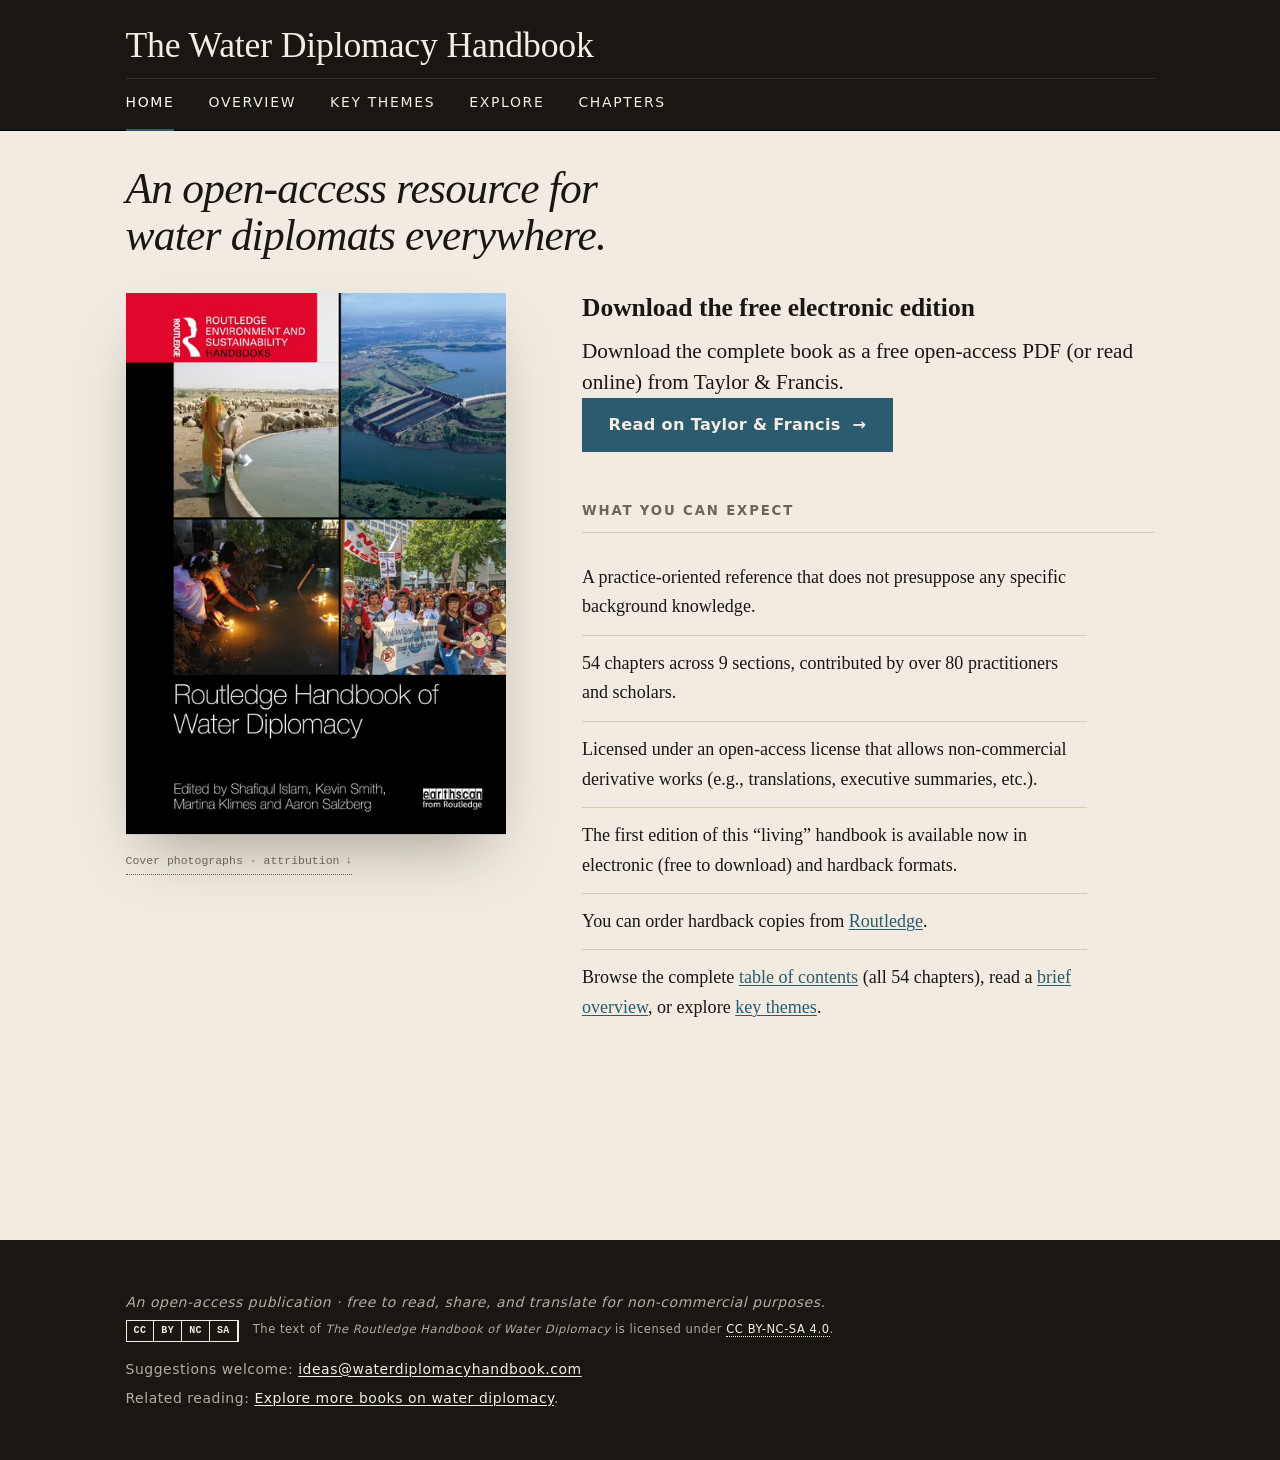
<file: index.html>
<!doctype html>
<html lang="en">
<head>
	<meta charset="utf-8">
	<meta name="viewport" content="width=device-width, initial-scale=1">
	<title>Routledge Handbook of Water Diplomacy &mdash; Open Access</title>
	<meta name="description" content="The Routledge Handbook of Water Diplomacy, free as an open-access PDF. 54 chapters by 80+ contributors, with reading pathways and per-chapter DOIs.">
	<link rel="canonical" href="https://waterdiplomacyhandbook.com/">
	<link rel="icon" href="/favicon.ico" sizes="any">
	<link rel="icon" href="/favicon.svg" type="image/svg+xml">
	<script>document.documentElement.classList.add("js");</script>
	<!-- LCP: start the cover-image fetch before the render-blocking stylesheet.
	     imagesrcset/imagesizes must stay byte-identical to the AVIF <source> in the
	     homepage <picture>, or AVIF-capable browsers will download the image twice.
	     Non-AVIF browsers skip this hint (type mismatch) and use the WebP/JPEG sources. -->
	<link rel="preload" as="image" type="image/avif" fetchpriority="high"
	      imagesrcset="assets/images/cover/cover-handbook-480.avif 480w,
	                   assets/images/cover/cover-handbook-800.avif 800w,
	                   assets/images/cover/cover-handbook-1200.avif 1200w,
	                   assets/images/cover/cover-handbook-1800.avif 1800w"
	      imagesizes="(min-width: 820px) 380px, calc(100vw - 3rem)">
	<link rel="stylesheet" href="styles.css?v=20260523-pages">

	<meta name="citation_title" content="Routledge Handbook of Water Diplomacy">
	<meta name="citation_author" content="Islam, Shafiqul">
	<meta name="citation_author" content="Smith, Kevin">
	<meta name="citation_author" content="Klimes, Martina">
	<meta name="citation_author" content="Salzberg, Aaron">
	<meta name="citation_publisher" content="Routledge">
	<meta name="citation_isbn" content="978-1-003-17843-9">
	<meta name="citation_isbn" content="978-1-032-01389-3">
	<meta name="citation_isbn" content="978-1-032-01392-3">
	<meta name="citation_publication_date" content="2026">
	<meta name="citation_book_title" content="Routledge Handbook of Water Diplomacy">
	<meta name="citation_doi" content="10.4324/9781003178439">

	<meta property="og:type" content="book">
	<meta property="og:site_name" content="The Water Diplomacy Handbook">
	<meta property="og:title" content="Routledge Handbook of Water Diplomacy — Open Access">
	<meta property="og:description" content="The Routledge Handbook of Water Diplomacy, free as an open-access PDF. 54 chapters by 80+ contributors, with reading pathways and per-chapter DOIs.">
	<meta property="og:url" content="https://waterdiplomacyhandbook.com/">
	<meta property="og:image" content="https://waterdiplomacyhandbook.com/assets/images/cover/cover-handbook-800.jpg">
	<meta property="og:image:width" content="800">
	<meta property="og:image:height" content="1138">
	<meta property="og:image:alt" content="Routledge Handbook of Water Diplomacy book cover">
	<meta property="book:isbn" content="978-1-003-17843-9">
	<meta property="book:release_date" content="2026">
	<meta name="twitter:card" content="summary_large_image">
	<meta name="twitter:title" content="Routledge Handbook of Water Diplomacy — Open Access">
	<meta name="twitter:description" content="The Routledge Handbook of Water Diplomacy, free as an open-access PDF. 54 chapters by 80+ contributors.">
	<meta name="twitter:image" content="https://waterdiplomacyhandbook.com/assets/images/cover/cover-handbook-800.jpg">
	<meta name="twitter:image:alt" content="Routledge Handbook of Water Diplomacy book cover">

	<script type="application/ld+json">
{
	"@context": "https://schema.org",
	"@type": "Book",
	"@id": "https://waterdiplomacyhandbook.com/#book",
	"name": "Routledge Handbook of Water Diplomacy",
	"alternateName": "The Water Diplomacy Handbook",
	"description": "An open-access reference for water diplomats. 54 chapters across 9 sections, by 80+ practitioners and scholars. Available free as e-book and in hardback from Routledge.",
	"url": "https://waterdiplomacyhandbook.com/",
	"image": "https://waterdiplomacyhandbook.com/assets/images/cover/cover-handbook-800.jpg",
	"isbn": [
		"978-1-032-01389-3",
		"978-1-032-01392-3",
		"978-1-003-17843-9"
	],
	"bookEdition": "First Edition",
	"datePublished": "2026",
	"copyrightYear": 2026,
	"inLanguage": "en",
	"publisher": {
		"@type": "Organization",
		"name": "Routledge",
		"parentOrganization": {
			"@type": "Organization",
			"name": "Taylor & Francis Group"
		}
	},
	"editor": [
		{ "@type": "Person", "name": "Shafiqul Islam" },
		{ "@type": "Person", "name": "Kevin Smith" },
		{ "@type": "Person", "name": "Martina Klimes" },
		{ "@type": "Person", "name": "Aaron Salzberg" }
	],
	"license": "https://creativecommons.org/licenses/by-nc-sa/4.0/deed.en",
	"sameAs": "https://www.taylorfrancis.com/books/oa-edit/10.4324/9781003178439",
	"identifier": {
		"@type": "PropertyValue",
		"propertyID": "DOI",
		"value": "10.4324/9781003178439"
	},
	"workExample": {
		"@type": "Book",
		"@id": "https://waterdiplomacyhandbook.com/chapters/",
		"bookFormat": "https://schema.org/EBook",
		"isbn": "978-1-003-17843-9"
	}
}
	</script>
</head>
<body>
	<a class="skip-link" href="#content">Skip to content</a>

	<header class="site-header">
		<div class="container">
			<p class="wordmark"><a href="./" rel="home">The Water Diplomacy Handbook</a></p>
		</div>
		<nav class="site-nav" aria-label="Primary">
			<div class="container">
				<button class="nav-toggle" type="button" aria-label="Menu" aria-expanded="false" aria-controls="nav-list">Menu</button>
				<ul class="nav-list" id="nav-list">
						<li><a href="./" aria-current="page">Home</a></li>
						<li><a href="./brief-overview/">Overview</a></li>
						<li><a href="./key-themes/">Key Themes</a></li>
						<li><a href="./explore/">Explore</a></li>
						<li><a href="./chapters/">Chapters</a></li>
					</ul>
			</div>
		</nav>
	</header>

	<main id="content">
		<div class="container">
			<h1 class="lead-heading">An open-access resource for water diplomats everywhere.</h1>

			<section class="home-grid">
				<figure>
					<picture>
						<source type="image/avif"
						        srcset="assets/images/cover/cover-handbook-480.avif 480w,
						                assets/images/cover/cover-handbook-800.avif 800w,
						                assets/images/cover/cover-handbook-1200.avif 1200w,
						                assets/images/cover/cover-handbook-1800.avif 1800w"
						        sizes="(min-width: 820px) 380px, calc(100vw - 3rem)">
						<source type="image/webp"
						        srcset="assets/images/cover/cover-handbook-480.webp 480w,
						                assets/images/cover/cover-handbook-800.webp 800w,
						                assets/images/cover/cover-handbook-1200.webp 1200w,
						                assets/images/cover/cover-handbook-1800.webp 1800w"
						        sizes="(min-width: 820px) 380px, calc(100vw - 3rem)">
						<img src="assets/images/cover/cover-handbook-1800.jpg"
						     srcset="assets/images/cover/cover-handbook-480.jpg 480w,
						             assets/images/cover/cover-handbook-800.jpg 800w,
						             assets/images/cover/cover-handbook-1200.jpg 1200w,
						             assets/images/cover/cover-handbook-1800.jpg 1800w"
						     sizes="(min-width: 820px) 380px, calc(100vw - 3rem)"
						     alt="Routledge Handbook of Water Diplomacy book cover"
						     width="1800" height="2562"
						     loading="eager"
					     fetchpriority="high">
					</picture>
					<figcaption class="cover-credits" id="cover-credits">
						<details>
							<summary>Cover photographs · attribution</summary>
							<ol>
								<li><span class="pos">Top&nbsp;left</span> &ldquo;<a href="https://commons.wikimedia.org/wiki/File:Thar_Desert,_India,_Water_well.jpg">Water well in Thar Desert, India</a>&rdquo; by Vyacheslav&nbsp;Argenberg &middot; <a href="https://creativecommons.org/licenses/by/4.0/deed.en">CC&nbsp;BY&nbsp;4.0</a></li>
								<li><span class="pos">Top&nbsp;right</span> &ldquo;<a href="https://commons.wikimedia.org/wiki/File:Itaipu_Aerea.jpg">Aerial view of Itaipu Dam</a>&rdquo; by International Hydropower Association (IHA) &middot; <a href="https://creativecommons.org/licenses/by/2.0/deed.en">CC&nbsp;BY&nbsp;2.0</a></li>
								<li><span class="pos">Bottom&nbsp;left</span> &ldquo;<a href="https://commons.wikimedia.org/wiki/File:NoDAPL-Drums-JohnDuffy.png">NoDAPL Drums</a>&rdquo; by John&nbsp;Duffy &middot; <a href="https://creativecommons.org/licenses/by/2.0/deed.en">CC&nbsp;BY&nbsp;2.0</a></li>
								<li><span class="pos">Bottom&nbsp;right</span> &ldquo;<a href="https://commons.wikimedia.org/wiki/File:Santal_Girls_Floating_Lighted_Diyas_On_Water_As_A_Traditional_Ritual_-_11th_Museum_Day_Celebration_-_Museum_Of_Santal_Culture_-_Birbhum_2024-12-08_03165.jpg">Santal Girls Floating Lighted Diyas on Water as a Traditional Ritual</a>&rdquo; by Biswarup&nbsp;Ganguly &middot; <a href="https://creativecommons.org/licenses/by/4.0/deed.en">CC&nbsp;BY&nbsp;4.0</a></li>
							</ol>
							<p class="composite-note">Composited and recoloured for the book cover.</p>
						</details>
					</figcaption>
				</figure>

				<div>
					<h2>Download the free electronic edition</h2>
					<p>
						Download the complete book as a free open-access PDF (or read online) from Taylor &amp; Francis.<br>
						<a href="https://www.taylorfrancis.com/books/oa-edit/10.4324/9781003178439/routledge-handbook-water-diplomacy-shafiqul-islam-kevin-smith-martina-klimes-aaron-salzberg">
							Read on Taylor &amp; Francis &nbsp;→
						</a>
					</p>

					<h3>What you can expect</h3>
					<ul>
						<li>A practice-oriented reference that does not presuppose any specific background knowledge.</li>
						<li>54 chapters across 9 sections, contributed by over 80 practitioners and scholars.</li>
						<li>Licensed under an open-access license that allows non-commercial derivative works (e.g., translations, executive summaries, etc.).</li>
						<li>The first edition of this &ldquo;living&rdquo; handbook is available now in electronic (free to download) and hardback formats.</li>
						<li>You can order hardback copies from <a href="https://www.routledge.com/Routledge-Handbook-of-Water-Diplomacy/Islam-Smith-Klimes-Salzberg/p/book/9781032013893">Routledge</a>.</li>
						<li>Browse the complete <a href="./chapters/">table of contents</a> (all 54 chapters), read a <a href="./brief-overview/">brief overview</a>, or explore <a href="./key-themes/">key themes</a>.</li>
					</ul>
				</div>
			</section>
		</div>
	</main>

	<footer class="site-footer">
		<div class="container">
			<p class="oa">An open-access publication · free to read, share, and translate for non-commercial purposes.</p>
			<p class="oa-meta">
				<a class="cc-badge" href="https://creativecommons.org/licenses/by-nc-sa/4.0/deed.en" rel="license">
					<span class="cc-mark" aria-hidden="true">CC</span>
					<span class="cc-mark" aria-hidden="true">BY</span>
					<span class="cc-mark" aria-hidden="true">NC</span>
					<span class="cc-mark" aria-hidden="true">SA</span>
					<span class="sr">Creative Commons Attribution-NonCommercial-ShareAlike 4.0 International</span>
				</a>
				<span class="oa-text">The text of <em>The Routledge Handbook of Water Diplomacy</em> is licensed under <a href="https://creativecommons.org/licenses/by-nc-sa/4.0/deed.en" rel="license">CC&nbsp;BY-NC-SA&nbsp;4.0</a>.</span>
			</p>
			<p class="footer-contact">Suggestions welcome: <a href="mailto:ideas@waterdiplomacyhandbook.com">ideas@waterdiplomacyhandbook.com</a></p>
			<p class="footer-related">Related reading: <a href="https://waterdiplomacybooks.com/">Explore more books on water diplomacy</a>.</p>
		</div>
	</footer>
	<script src="nav.js" defer></script>
	<!-- Cloudflare Web Analytics --><script defer src="https://static.cloudflareinsights.com/beacon.min.js" data-cf-beacon='{"token":"01be9aa19bea4b0d8bfd4ba75baf1956"}'></script><!-- End Cloudflare Web Analytics -->
</body>
</html>
</file>
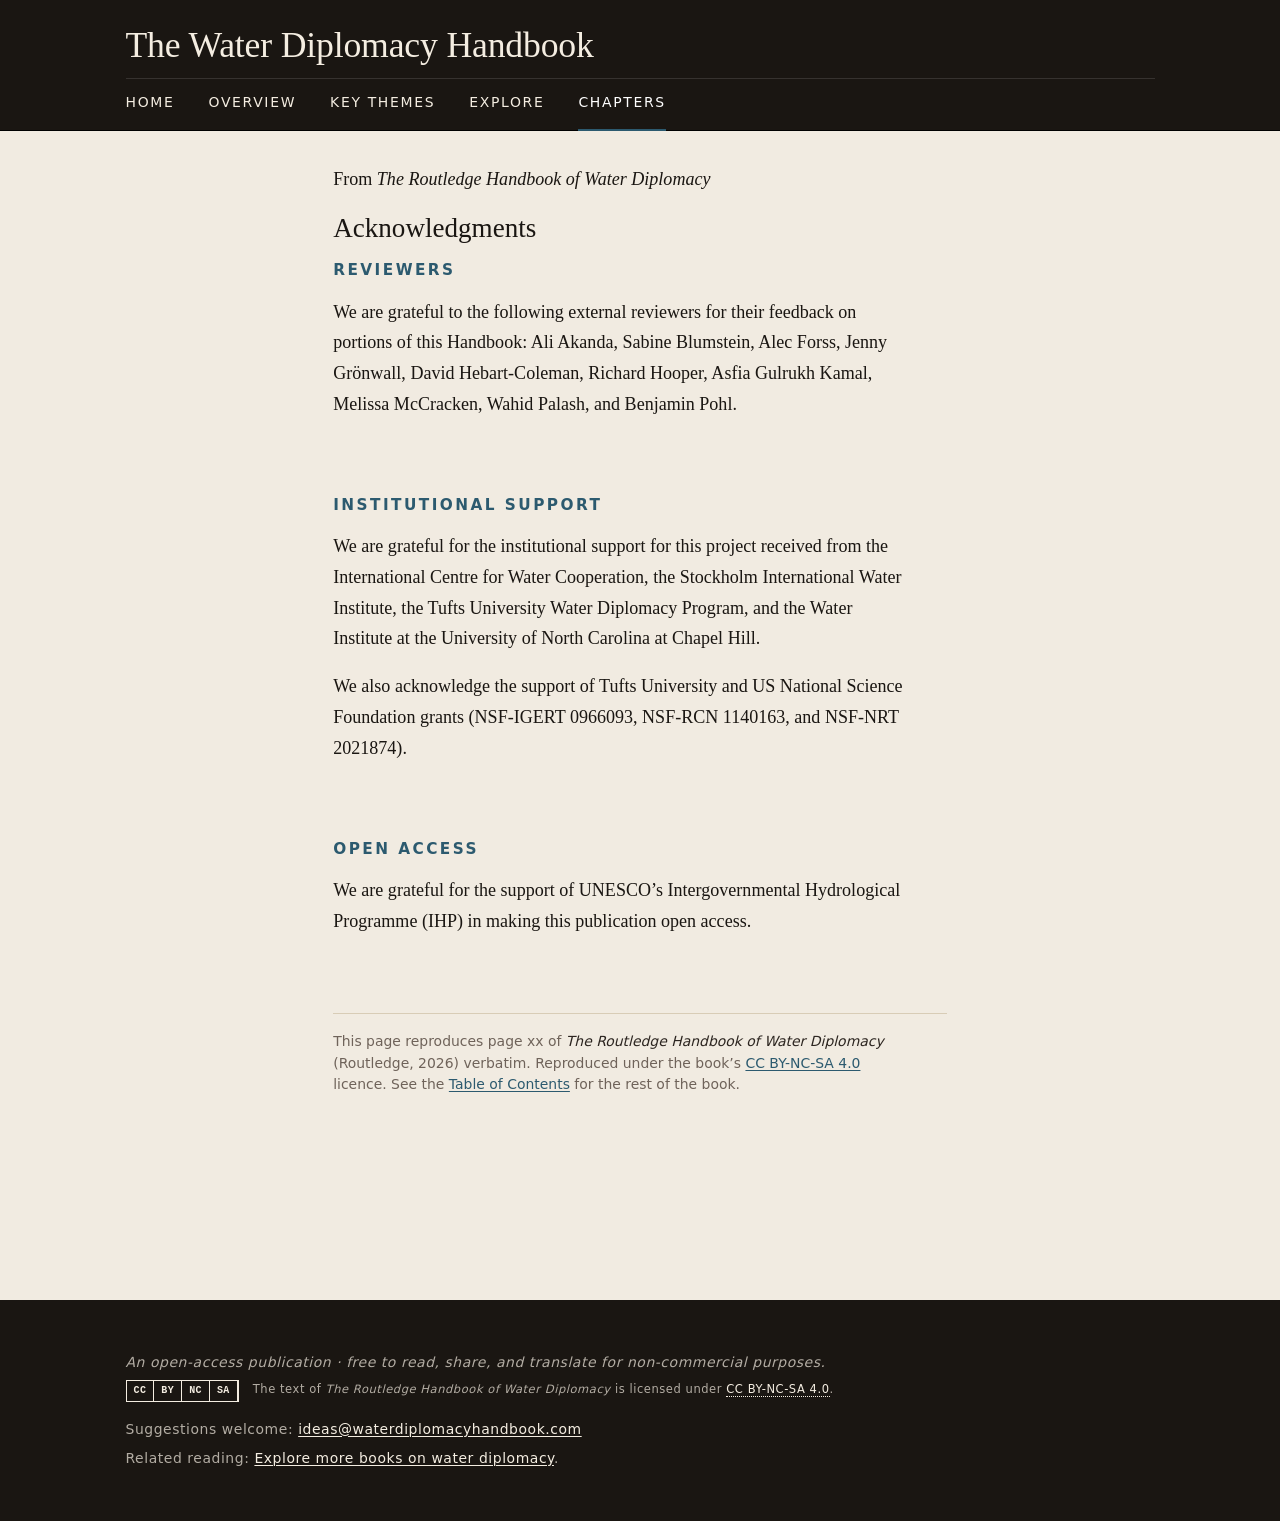
<file: acknowledgments/index.html>
<!doctype html>
<html lang="en">
<head>
	<meta charset="utf-8">
	<meta name="viewport" content="width=device-width, initial-scale=1">
	<title>Acknowledgments &ndash; The Water Diplomacy Handbook</title>
	<meta name="description" content="Acknowledgments page from The Routledge Handbook of Water Diplomacy: external reviewers, institutional support, and open-access support.">
	<link rel="canonical" href="https://waterdiplomacyhandbook.com/acknowledgments/">
	<link rel="icon" href="/favicon.ico" sizes="any">
	<link rel="icon" href="/favicon.svg" type="image/svg+xml">
	<script>document.documentElement.classList.add("js");</script>
	<link rel="stylesheet" href="../styles.css?v=20260523-pages">

	<meta property="og:type" content="article">
	<meta property="og:site_name" content="The Water Diplomacy Handbook">
	<meta property="og:title" content="Acknowledgments – The Water Diplomacy Handbook">
	<meta property="og:description" content="Acknowledgments page from The Routledge Handbook of Water Diplomacy.">
	<meta property="og:url" content="https://waterdiplomacyhandbook.com/acknowledgments/">
	<meta property="og:image" content="https://waterdiplomacyhandbook.com/assets/images/cover/cover-handbook-800.jpg">
	<meta property="og:image:alt" content="Routledge Handbook of Water Diplomacy book cover">
	<meta name="twitter:card" content="summary_large_image">
	<meta name="twitter:title" content="Acknowledgments – The Water Diplomacy Handbook">
	<meta name="twitter:description" content="Acknowledgments page from The Routledge Handbook of Water Diplomacy.">
	<meta name="twitter:image" content="https://waterdiplomacyhandbook.com/assets/images/cover/cover-handbook-800.jpg">
	<meta name="twitter:image:alt" content="Routledge Handbook of Water Diplomacy book cover">

	<script type="application/ld+json">
{
	"@context": "https://schema.org",
	"@type": "CreativeWork",
	"name": "Acknowledgments",
	"headline": "Acknowledgments to The Routledge Handbook of Water Diplomacy",
	"url": "https://waterdiplomacyhandbook.com/acknowledgments/",
	"inLanguage": "en",
	"isPartOf": {
		"@type": "Book",
		"@id": "https://waterdiplomacyhandbook.com/#book",
		"name": "Routledge Handbook of Water Diplomacy",
		"url": "https://waterdiplomacyhandbook.com/",
		"identifier": {
			"@type": "PropertyValue",
			"propertyID": "DOI",
			"value": "10.4324/9781003178439"
		}
	},
	"license": "https://creativecommons.org/licenses/by-nc-sa/4.0/deed.en"
}
	</script>
</head>
<body>
	<a class="skip-link" href="#content">Skip to content</a>

	<header class="site-header">
		<div class="container">
			<p class="wordmark"><a href="../" rel="home">The Water Diplomacy Handbook</a></p>
		</div>
		<nav class="site-nav" aria-label="Primary">
			<div class="container">
				<button class="nav-toggle" type="button" aria-label="Menu" aria-expanded="false" aria-controls="nav-list">Menu</button>
				<ul class="nav-list" id="nav-list">
						<li><a href="../">Home</a></li>
						<li><a href="../brief-overview/">Overview</a></li>
						<li><a href="../key-themes/">Key Themes</a></li>
						<li><a href="../explore/">Explore</a></li>
						<li><a href="../chapters/" aria-current="true">Chapters</a></li>
					</ul>
			</div>
		</nav>
	</header>

	<main id="content">
		<div class="container">
			<article class="overview-prose">
				<p class="eyebrow">From <em>The Routledge Handbook of Water Diplomacy</em></p>
				<h1>Acknowledgments</h1>

				<section>
					<h2>Reviewers</h2>
					<p>We are grateful to the following external reviewers for their feedback on portions of this Handbook: Ali Akanda, Sabine Blumstein, Alec Forss, Jenny Gr&ouml;nwall, David Hebart-Coleman, Richard Hooper, Asfia Gulrukh Kamal, Melissa McCracken, Wahid Palash, and Benjamin Pohl.</p>
				</section>

				<section>
					<h2>Institutional Support</h2>
					<p>We are grateful for the institutional support for this project received from the International Centre for Water Cooperation, the Stockholm International Water Institute, the Tufts University Water Diplomacy Program, and the Water Institute at the University of North Carolina at Chapel Hill.</p>
					<p>We also acknowledge the support of Tufts University and US National Science Foundation grants (NSF-IGERT 0966093, NSF-RCN 1140163, and NSF-NRT 2021874).</p>
				</section>

				<section>
					<h2>Open Access</h2>
					<p>We are grateful for the support of UNESCO&rsquo;s Intergovernmental Hydrological Programme (IHP) in making this publication open access.</p>
				</section>

				<footer class="source-note">
					<p>This page reproduces page xx of <em>The Routledge Handbook of Water Diplomacy</em> (Routledge, 2026) verbatim. Reproduced under the book&rsquo;s <a href="https://creativecommons.org/licenses/by-nc-sa/4.0/deed.en" rel="license">CC&nbsp;BY-NC-SA&nbsp;4.0</a> licence. See the <a href="../chapters/">Table of Contents</a> for the rest of the book.</p>
				</footer>
			</article>
		</div>
	</main>

	<footer class="site-footer">
		<div class="container">
			<p class="oa">An open-access publication &middot; free to read, share, and translate for non-commercial purposes.</p>
			<p class="oa-meta">
				<a class="cc-badge" href="https://creativecommons.org/licenses/by-nc-sa/4.0/deed.en" rel="license">
					<span class="cc-mark" aria-hidden="true">CC</span>
					<span class="cc-mark" aria-hidden="true">BY</span>
					<span class="cc-mark" aria-hidden="true">NC</span>
					<span class="cc-mark" aria-hidden="true">SA</span>
					<span class="sr">Creative Commons Attribution-NonCommercial-ShareAlike 4.0 International</span>
				</a>
				<span class="oa-text">The text of <em>The Routledge Handbook of Water Diplomacy</em> is licensed under <a href="https://creativecommons.org/licenses/by-nc-sa/4.0/deed.en" rel="license">CC&nbsp;BY-NC-SA&nbsp;4.0</a>.</span>
			</p>
			<p class="footer-contact">Suggestions welcome: <a href="mailto:ideas@waterdiplomacyhandbook.com">ideas@waterdiplomacyhandbook.com</a></p>
			<p class="footer-related">Related reading: <a href="https://waterdiplomacybooks.com/">Explore more books on water diplomacy</a>.</p>
		</div>
	</footer>
	<script src="../nav.js" defer></script>
	<!-- Cloudflare Web Analytics --><script defer src="https://static.cloudflareinsights.com/beacon.min.js" data-cf-beacon='{"token":"01be9aa19bea4b0d8bfd4ba75baf1956"}'></script><!-- End Cloudflare Web Analytics -->
</body>
</html>
</file>
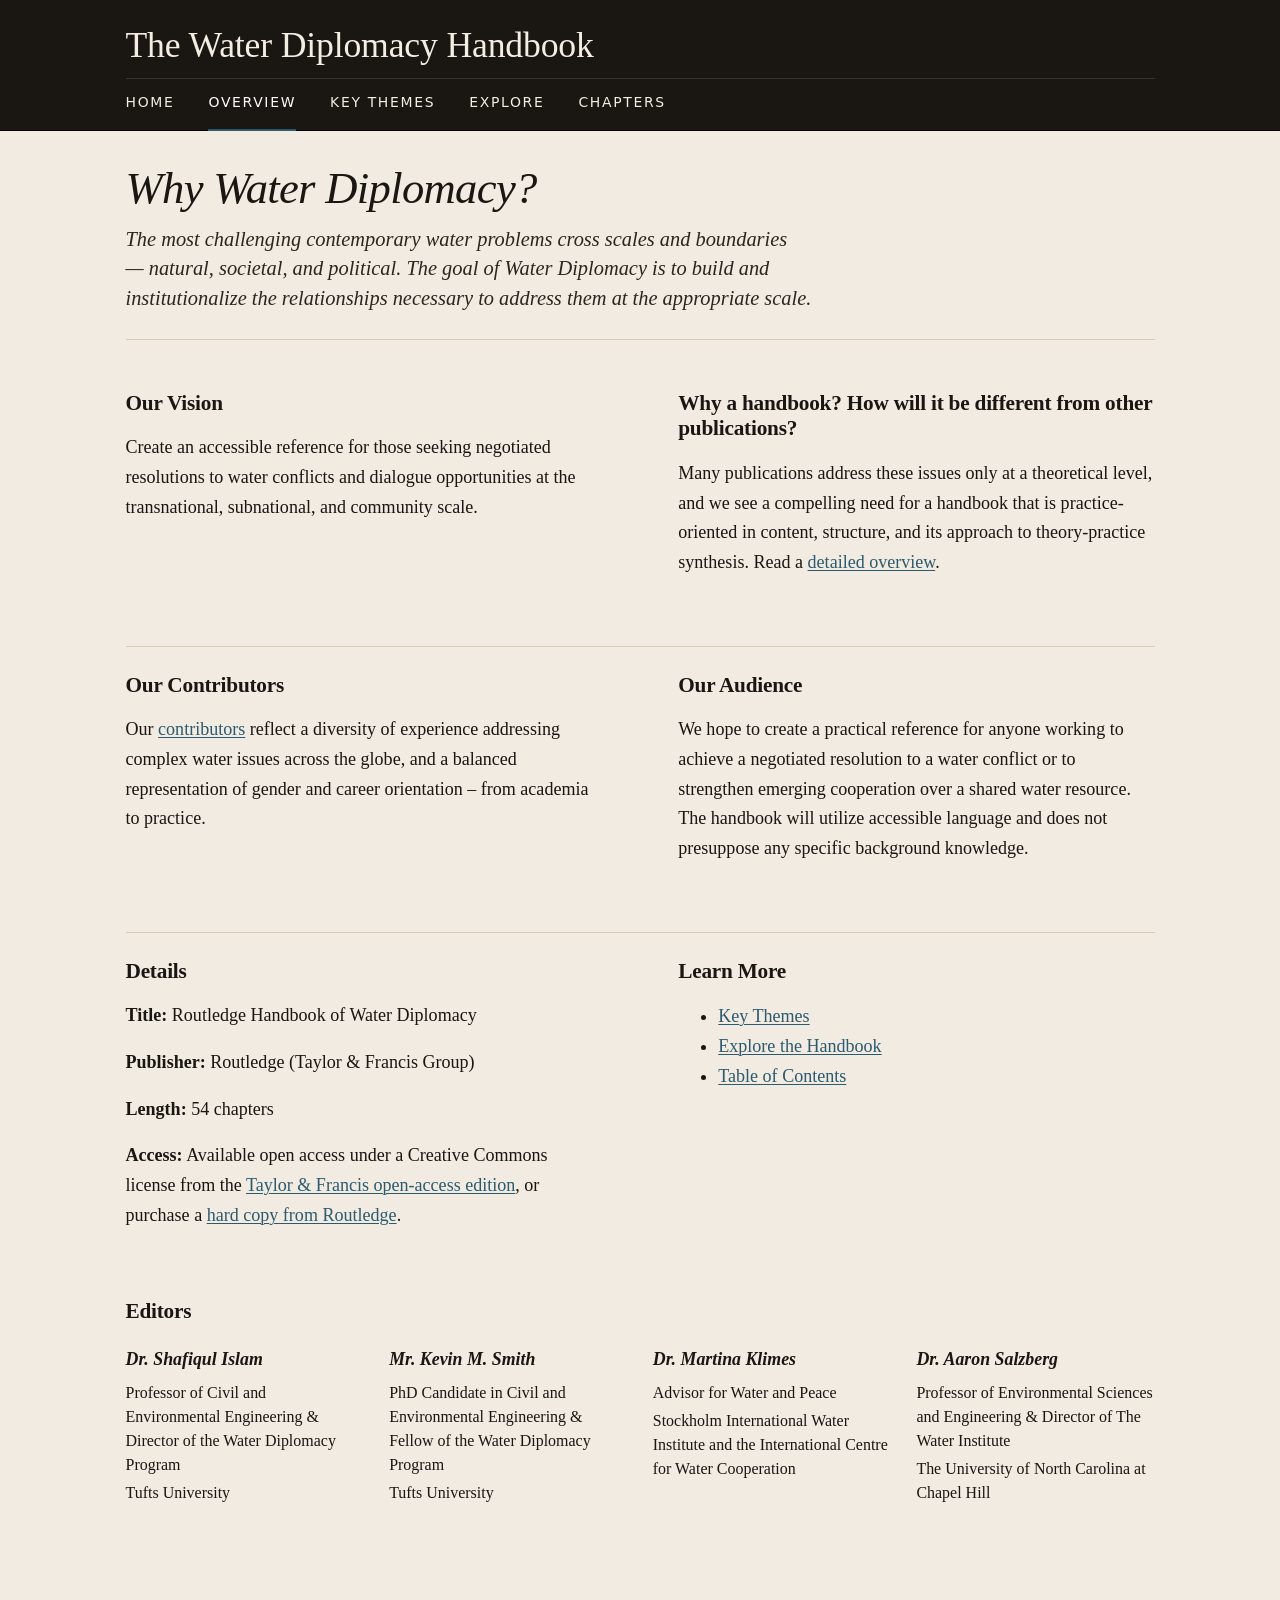
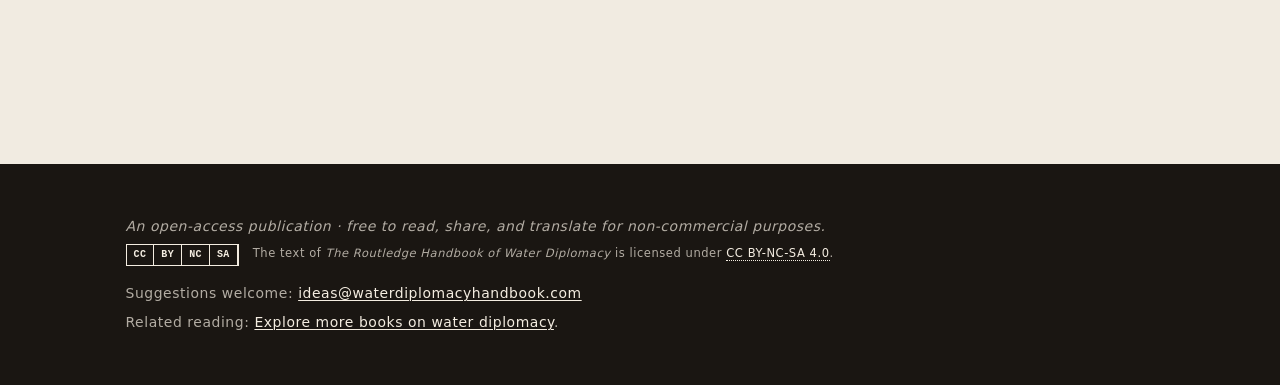
<file: brief-overview/index.html>
<!doctype html>
<html lang="en">
<head>
	<meta charset="utf-8">
	<meta name="viewport" content="width=device-width, initial-scale=1">
	<title>Brief Overview &ndash; The Water Diplomacy Handbook</title>
	<meta name="description" content="A brief overview of the Routledge Handbook of Water Diplomacy: vision, audience, contributors, and editors.">
	<link rel="canonical" href="https://waterdiplomacyhandbook.com/brief-overview/">
	<link rel="icon" href="/favicon.ico" sizes="any">
	<link rel="icon" href="/favicon.svg" type="image/svg+xml">
	<script>document.documentElement.classList.add("js");</script>
	<link rel="stylesheet" href="../styles.css?v=20260523-pages">

	<meta property="og:type" content="article">
	<meta property="og:site_name" content="The Water Diplomacy Handbook">
	<meta property="og:title" content="Why Water Diplomacy? – The Water Diplomacy Handbook">
	<meta property="og:description" content="A brief overview of the Routledge Handbook of Water Diplomacy: vision, audience, contributors, and editors.">
	<meta property="og:url" content="https://waterdiplomacyhandbook.com/brief-overview/">
	<meta property="og:image" content="https://waterdiplomacyhandbook.com/assets/images/cover/cover-handbook-800.jpg">
	<meta property="og:image:alt" content="Routledge Handbook of Water Diplomacy book cover">
	<meta name="twitter:card" content="summary_large_image">
	<meta name="twitter:title" content="Why Water Diplomacy? – The Water Diplomacy Handbook">
	<meta name="twitter:description" content="A brief overview of the Routledge Handbook of Water Diplomacy: vision, audience, contributors, and editors.">
	<meta name="twitter:image" content="https://waterdiplomacyhandbook.com/assets/images/cover/cover-handbook-800.jpg">
	<meta name="twitter:image:alt" content="Routledge Handbook of Water Diplomacy book cover">

	<script type="application/ld+json">
{
	"@context": "https://schema.org",
	"@type": "Article",
	"name": "Why Water Diplomacy?",
	"headline": "Why Water Diplomacy?",
	"description": "A brief overview of the Routledge Handbook of Water Diplomacy: vision, audience, contributors, and editors.",
	"url": "https://waterdiplomacyhandbook.com/brief-overview/",
	"mainEntityOfPage": "https://waterdiplomacyhandbook.com/brief-overview/",
	"inLanguage": "en",
	"isAccessibleForFree": true,
	"license": "https://creativecommons.org/licenses/by-nc-sa/4.0/deed.en",
	"datePublished": "2026",
	"about": [
		"Water diplomacy",
		"Negotiated water conflict resolution",
		"Open-access handbook"
	],
	"isPartOf": {
		"@type": "Book",
		"@id": "https://waterdiplomacyhandbook.com/#book",
		"name": "Routledge Handbook of Water Diplomacy",
		"url": "https://waterdiplomacyhandbook.com/",
		"identifier": {
			"@type": "PropertyValue",
			"propertyID": "DOI",
			"value": "10.4324/9781003178439"
		}
	}
}
	</script>
</head>
<body>
	<a class="skip-link" href="#content">Skip to content</a>

	<header class="site-header">
		<div class="container">
			<p class="wordmark"><a href="../" rel="home">The Water Diplomacy Handbook</a></p>
		</div>
		<nav class="site-nav" aria-label="Primary">
			<div class="container">
				<button class="nav-toggle" type="button" aria-label="Menu" aria-expanded="false" aria-controls="nav-list">Menu</button>
				<ul class="nav-list" id="nav-list">
						<li><a href="../">Home</a></li>
						<li><a href="../brief-overview/" aria-current="page">Overview</a></li>
						<li><a href="../key-themes/">Key Themes</a></li>
						<li><a href="../explore/">Explore</a></li>
						<li><a href="../chapters/">Chapters</a></li>
					</ul>
			</div>
		</nav>
	</header>

	<main id="content">
		<div class="container">
			<section class="brief-section">
				<header class="page-head">
					<h1 class="page-title">Why Water Diplomacy?</h1>
					<p class="page-deck brief-deck">The most challenging contemporary water problems cross scales and boundaries &mdash; natural, societal, and political. The goal of Water Diplomacy is to build and institutionalize the relationships necessary to address them at the appropriate scale.</p>
				</header>

				<div class="cols cols-5-7">
					<div>
						<h2>Our Vision</h2>
						<p>Create an accessible reference for those seeking negotiated resolutions to water conflicts and dialogue opportunities at the transnational, subnational, and community scale.</p>
					</div>
					<div>
						<h2>Why a handbook? How will it be different from other publications?</h2>
						<p>Many publications address these issues only at a theoretical level, and we see a compelling need for a handbook that is practice-oriented in content, structure, and its approach to theory-practice synthesis. Read a <a href="../detailed-overview/">detailed overview</a>.</p>
					</div>
				</div>

				<div class="cols cols-5-7">
					<div>
						<h2>Our Contributors</h2>
						<p>Our <a href="../contributors/">contributors</a> reflect a diversity of experience addressing complex water issues across the globe, and a balanced representation of gender and career orientation &ndash; from academia to practice.</p>
					</div>
					<div>
						<h2>Our Audience</h2>
						<p>We hope to create a practical reference for anyone working to achieve a negotiated resolution to a water conflict or to strengthen emerging cooperation over a shared water resource. The handbook will utilize accessible language and does not presuppose any specific background knowledge.</p>
					</div>
				</div>

				<div class="cols cols-5-7">
					<div>
						<h2>Details</h2>
						<p><strong>Title:</strong> Routledge Handbook of Water Diplomacy</p>
						<p><strong>Publisher:</strong> Routledge (Taylor &amp; Francis Group)</p>
						<p><strong>Length:</strong> 54 chapters</p>
						<p><strong>Access:</strong> Available open access under a Creative Commons license from the <a href="https://www.taylorfrancis.com/books/oa-edit/10.4324/9781003178439/routledge-handbook-water-diplomacy-shafiqul-islam-kevin-smith-martina-klimes-aaron-salzberg">Taylor &amp; Francis open-access edition</a>, or purchase a <a href="https://www.routledge.com/Routledge-Handbook-of-Water-Diplomacy/Islam-Smith-Klimes-Salzberg/p/book/9781032013893">hard copy from Routledge</a>.</p>
					</div>
					<div>
						<h2>Learn More</h2>
						<ul>
							<li><a href="../key-themes/">Key Themes</a></li>
							<li><a href="../explore/">Explore the Handbook</a></li>
							<li><a href="../chapters/">Table of Contents</a></li>
						</ul>
					</div>
				</div>

				<h2>Editors</h2>
				<div class="cols cols-4">
					<div class="editor-card">
						<p class="editor-name">Dr. Shafiqul Islam</p>
						<p>Professor of Civil and Environmental Engineering &amp; Director of the Water Diplomacy Program</p>
						<p>Tufts University</p>
					</div>
					<div class="editor-card">
						<p class="editor-name">Mr. Kevin M. Smith</p>
						<p>PhD Candidate in Civil and Environmental Engineering &amp; Fellow of the Water Diplomacy Program</p>
						<p>Tufts University</p>
					</div>
					<div class="editor-card">
						<p class="editor-name">Dr. Martina Klimes</p>
						<p>Advisor for Water and Peace</p>
						<p>Stockholm International Water Institute and the International Centre for Water Cooperation</p>
					</div>
					<div class="editor-card">
						<p class="editor-name">Dr. Aaron Salzberg</p>
						<p>Professor of Environmental Sciences and Engineering &amp; Director of The Water Institute</p>
						<p>The University of North Carolina at Chapel Hill</p>
					</div>
				</div>
			</section>
		</div>
	</main>

	<footer class="site-footer">
		<div class="container">
			<p class="oa">An open-access publication · free to read, share, and translate for non-commercial purposes.</p>
			<p class="oa-meta">
				<a class="cc-badge" href="https://creativecommons.org/licenses/by-nc-sa/4.0/deed.en" rel="license">
					<span class="cc-mark" aria-hidden="true">CC</span>
					<span class="cc-mark" aria-hidden="true">BY</span>
					<span class="cc-mark" aria-hidden="true">NC</span>
					<span class="cc-mark" aria-hidden="true">SA</span>
					<span class="sr">Creative Commons Attribution-NonCommercial-ShareAlike 4.0 International</span>
				</a>
				<span class="oa-text">The text of <em>The Routledge Handbook of Water Diplomacy</em> is licensed under <a href="https://creativecommons.org/licenses/by-nc-sa/4.0/deed.en" rel="license">CC&nbsp;BY-NC-SA&nbsp;4.0</a>.</span>
			</p>
			<p class="footer-contact">Suggestions welcome: <a href="mailto:ideas@waterdiplomacyhandbook.com">ideas@waterdiplomacyhandbook.com</a></p>
			<p class="footer-related">Related reading: <a href="https://waterdiplomacybooks.com/">Explore more books on water diplomacy</a>.</p>
		</div>
	</footer>
	<script src="../nav.js" defer></script>
	<!-- Cloudflare Web Analytics --><script defer src="https://static.cloudflareinsights.com/beacon.min.js" data-cf-beacon='{"token":"01be9aa19bea4b0d8bfd4ba75baf1956"}'></script><!-- End Cloudflare Web Analytics -->
</body>
</html>
</file>
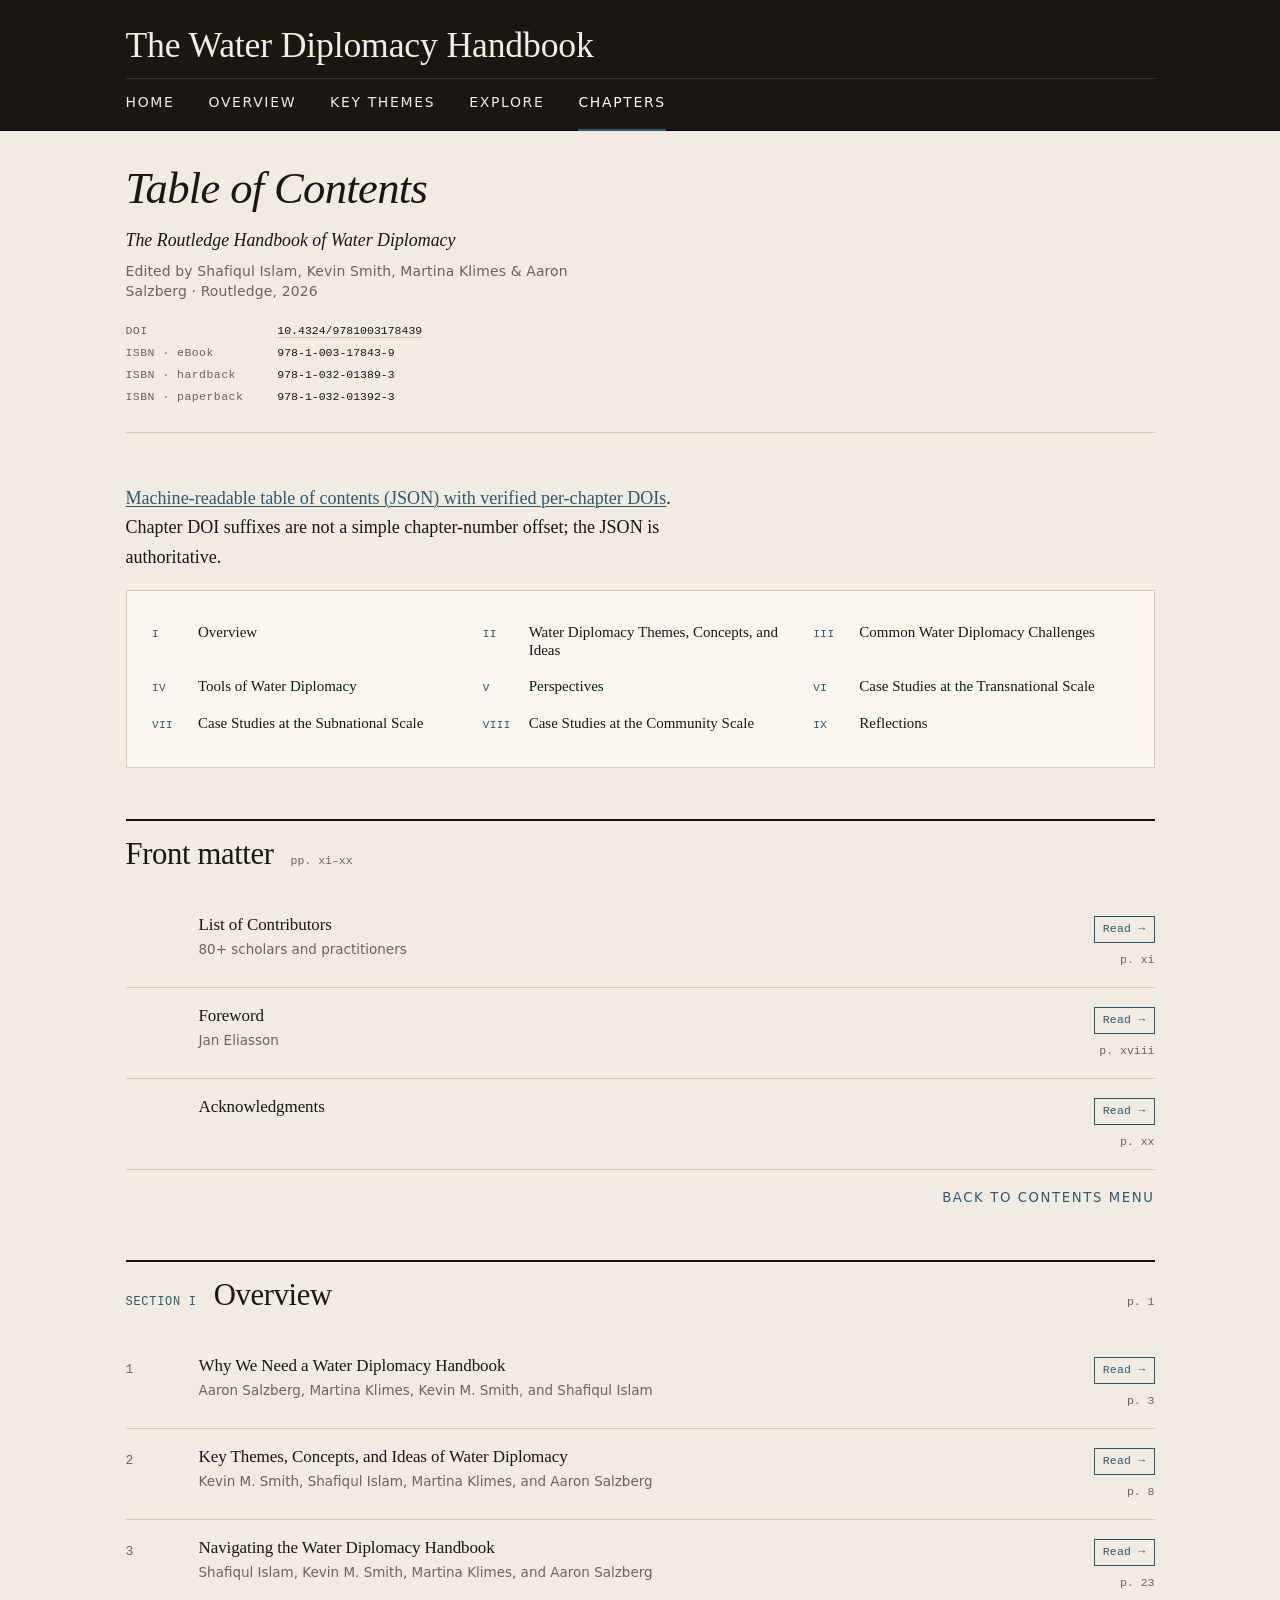
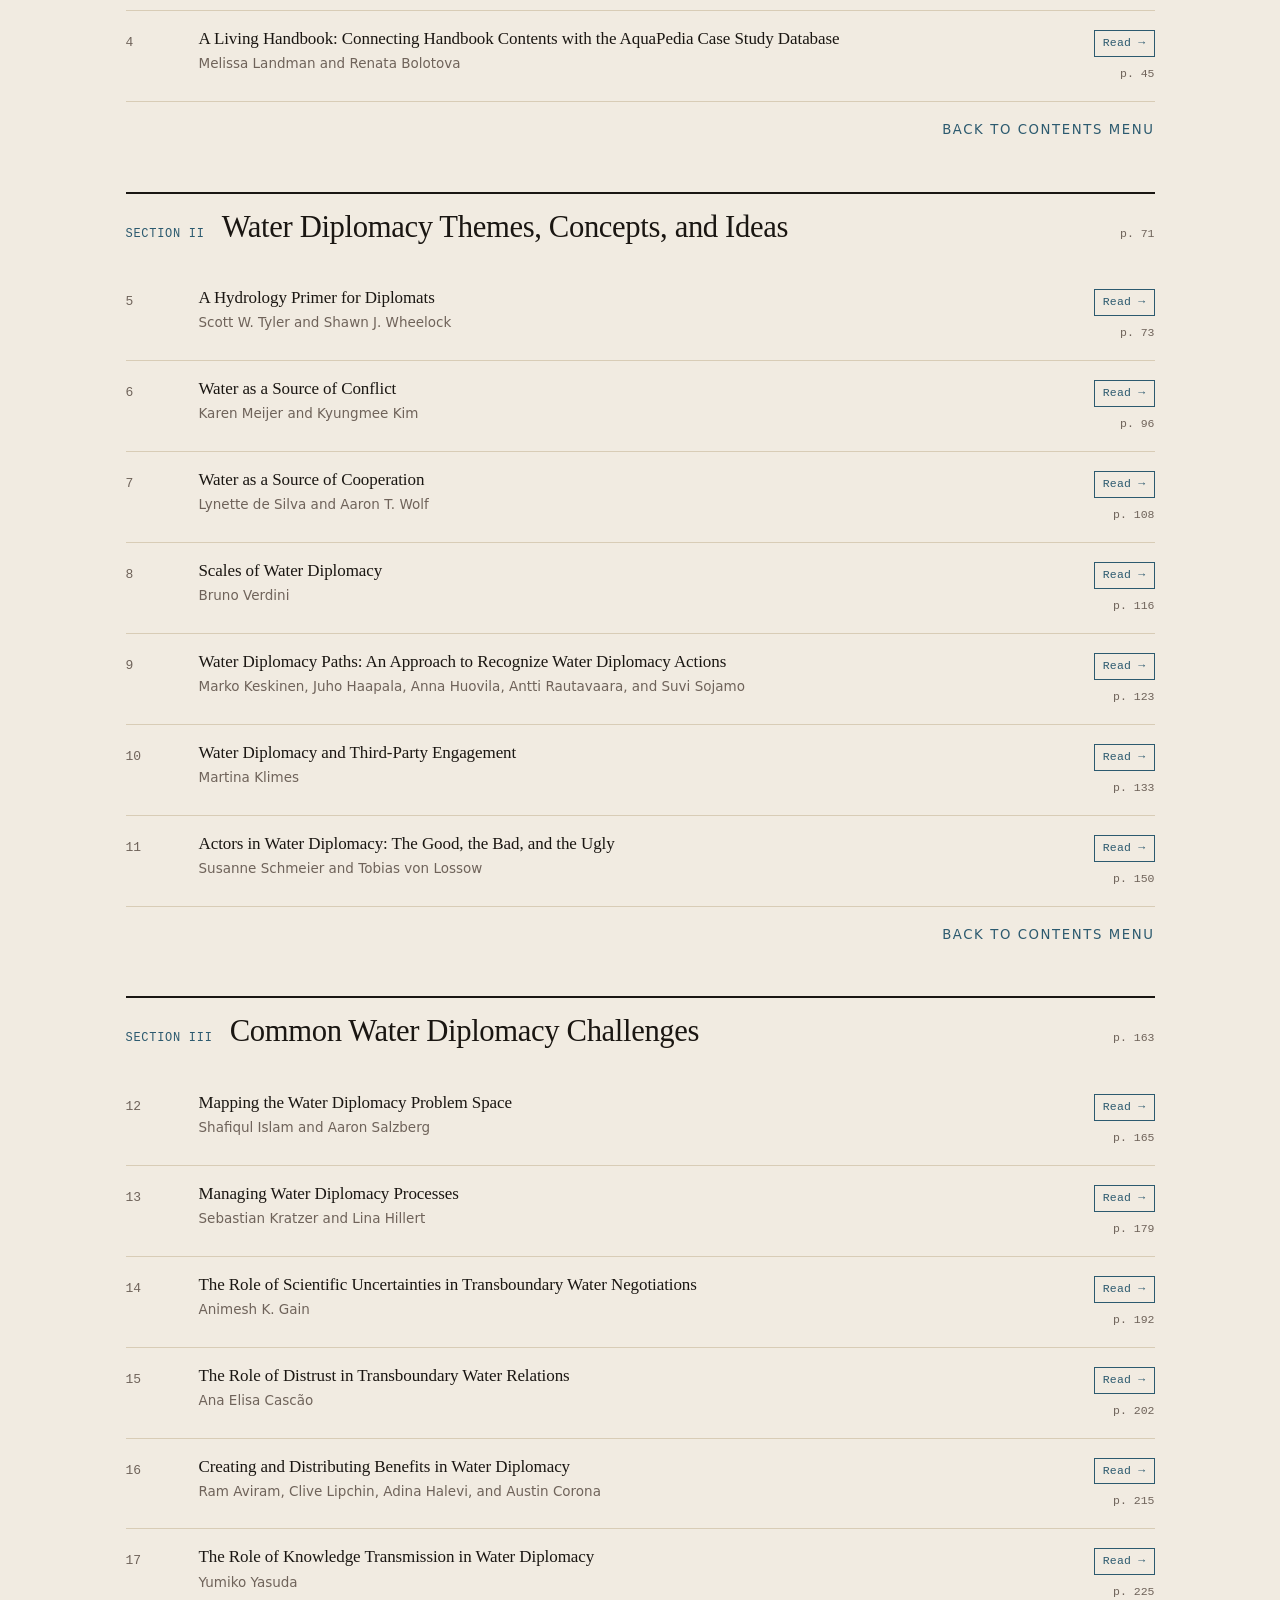
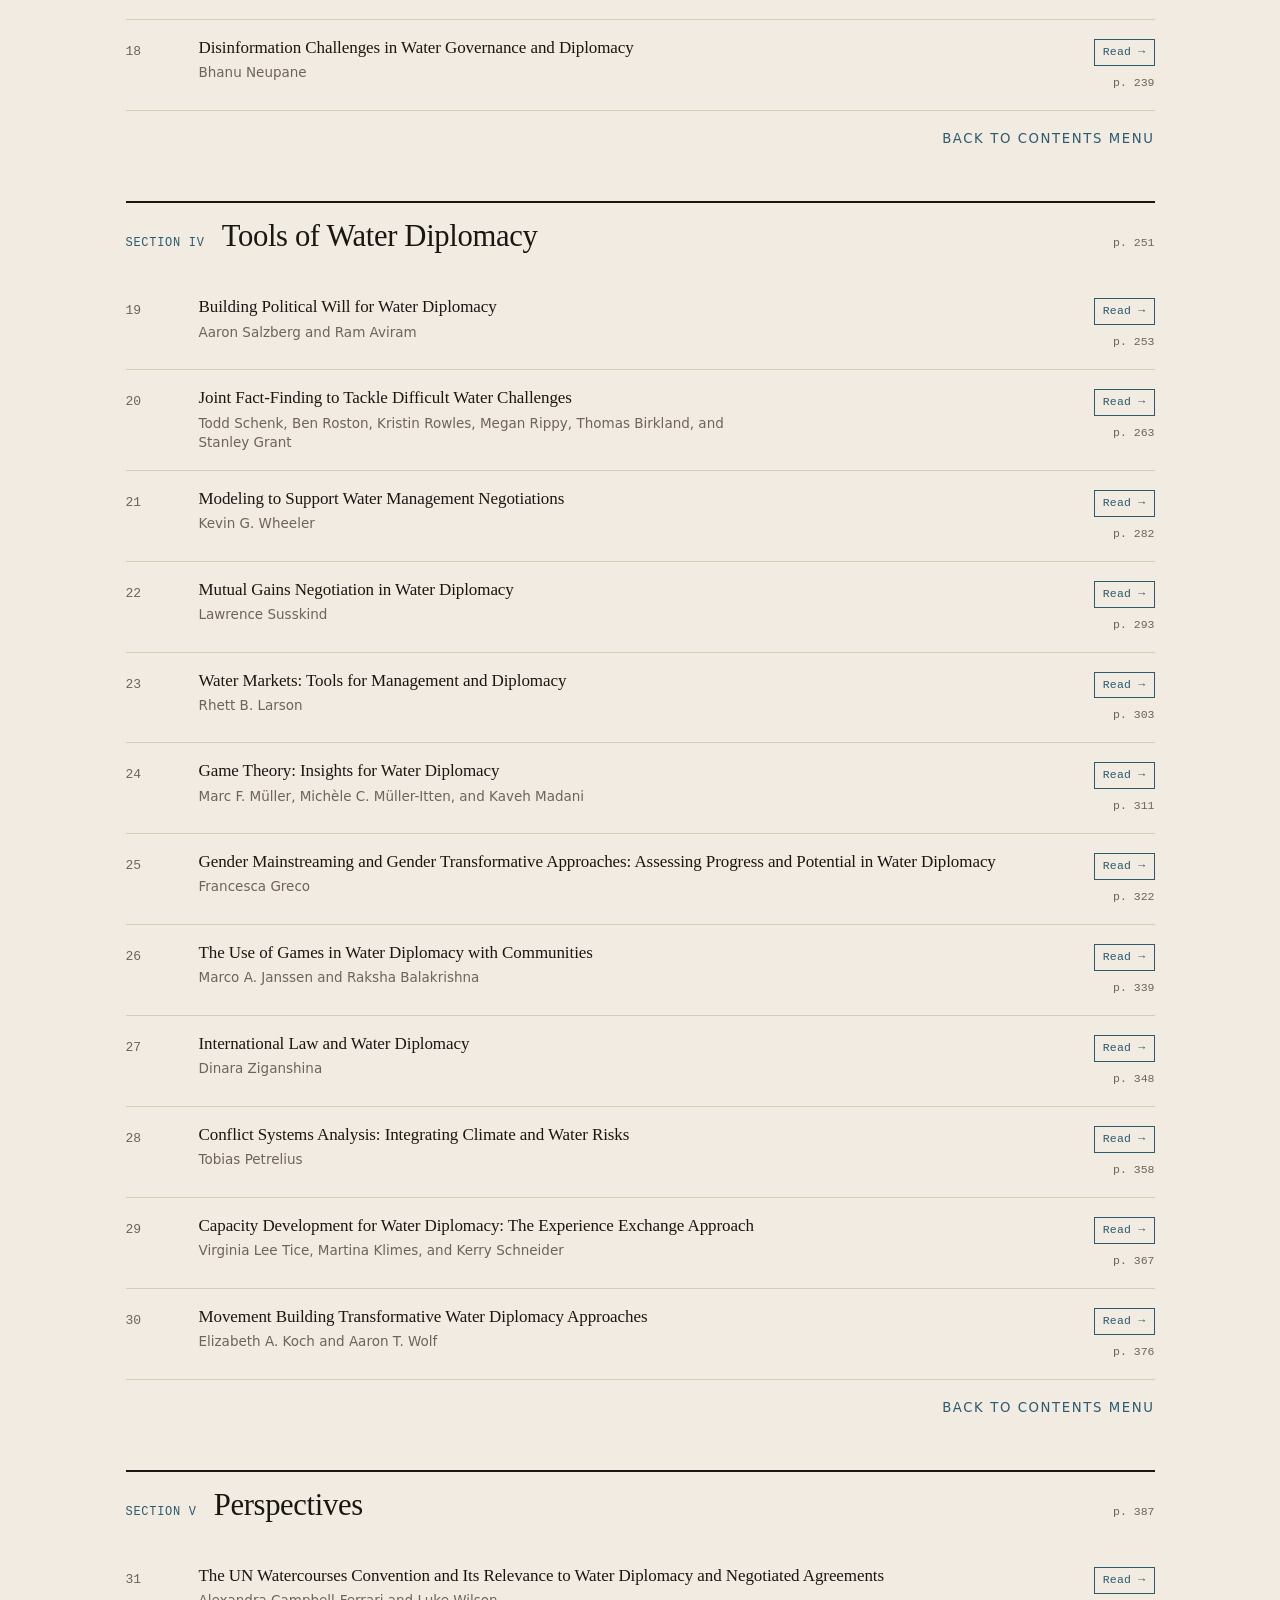
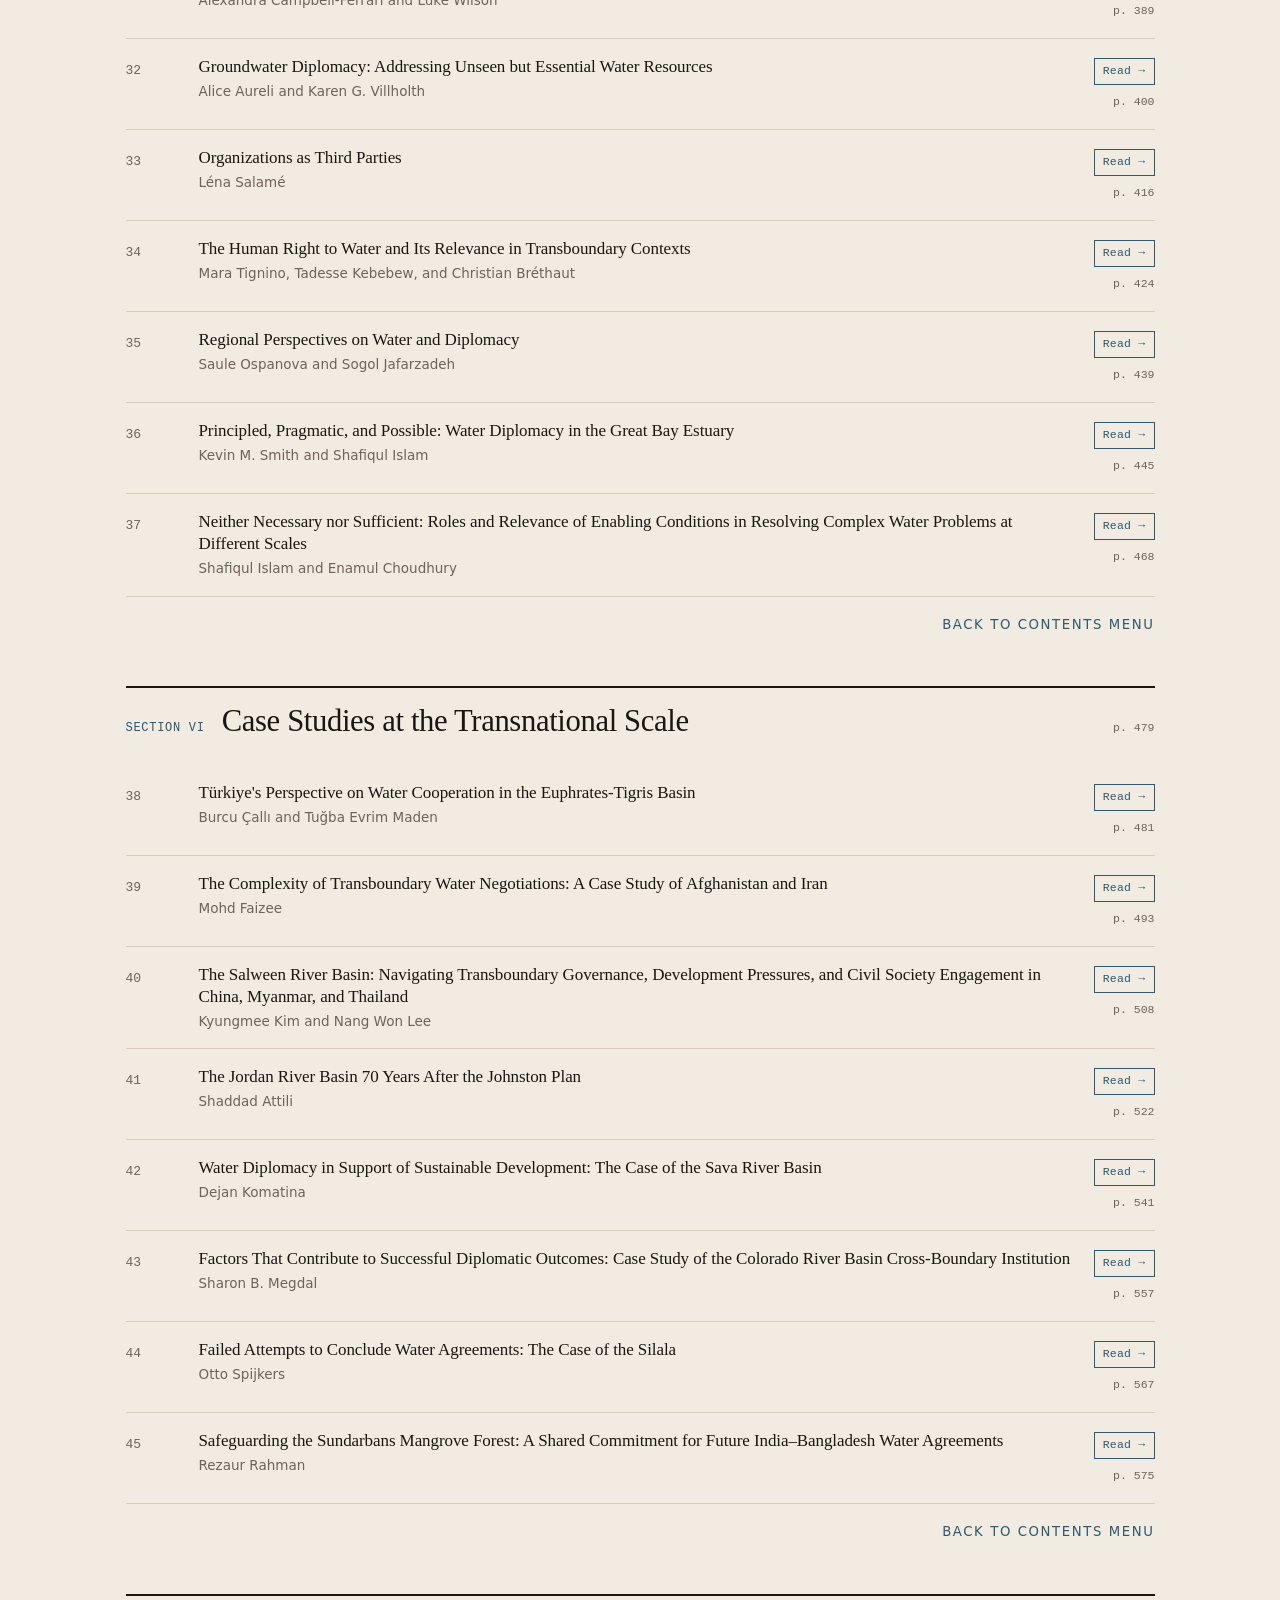
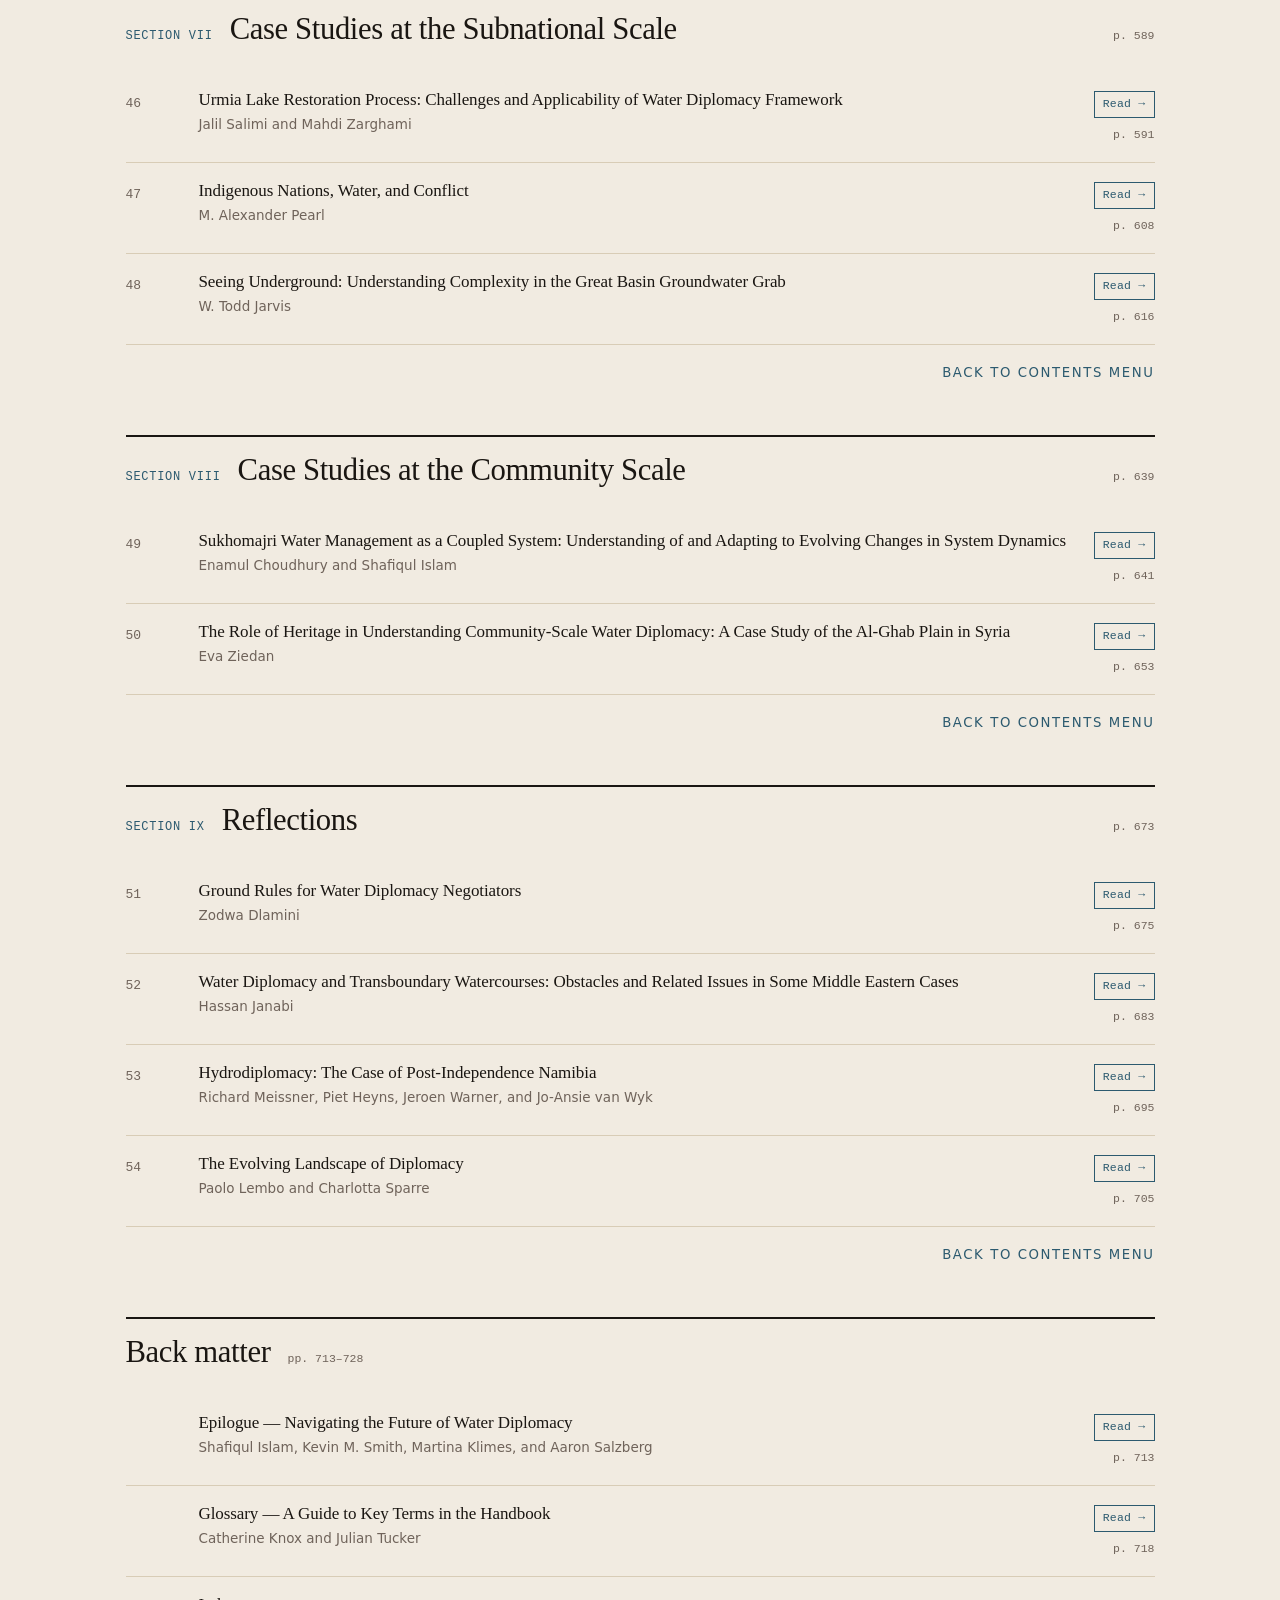
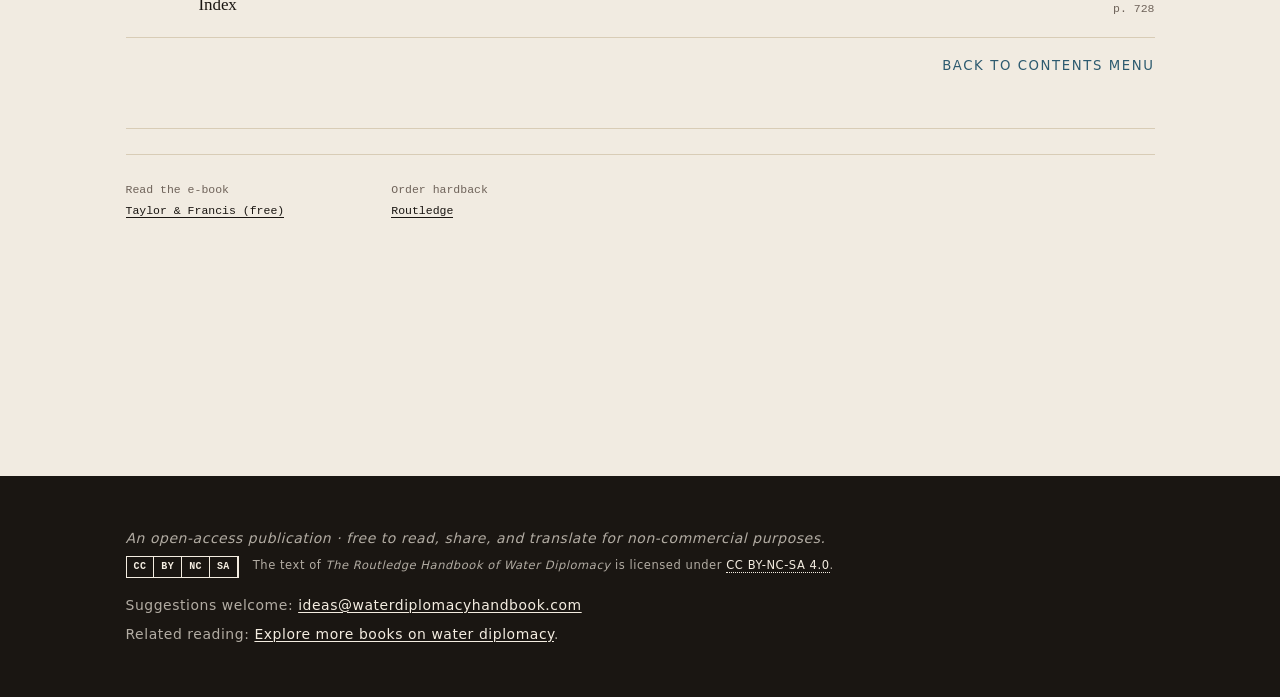
<file: chapters/index.html>
<!doctype html>
<html lang="en">
<head>
	<meta charset="utf-8">
	<meta name="viewport" content="width=device-width, initial-scale=1">
	<title>Table of Contents &ndash; The Water Diplomacy Handbook</title>
	<meta name="description" content="Complete table of contents for the Routledge Handbook of Water Diplomacy: 54 chapters across 9 sections, with authors, page numbers, and direct links to each open-access chapter. Licensed under CC BY-NC-SA 4.0.">
	<link rel="canonical" href="https://waterdiplomacyhandbook.com/chapters/">
	<link rel="icon" href="/favicon.ico" sizes="any">
	<link rel="icon" href="/favicon.svg" type="image/svg+xml">
	<script>document.documentElement.classList.add("js");</script>
	<link rel="stylesheet" href="../styles.css?v=20260523-pages">

	<meta property="og:type" content="article">
	<meta property="og:site_name" content="The Water Diplomacy Handbook">
	<meta property="og:title" content="Table of Contents – The Water Diplomacy Handbook">
	<meta property="og:description" content="Complete table of contents for the Routledge Handbook of Water Diplomacy: 54 chapters across 9 sections, with authors, page numbers, and direct links to each open-access chapter.">
	<meta property="og:url" content="https://waterdiplomacyhandbook.com/chapters/">
	<meta property="og:image" content="https://waterdiplomacyhandbook.com/assets/images/cover/cover-handbook-800.jpg">
	<meta property="og:image:alt" content="Routledge Handbook of Water Diplomacy book cover">
	<meta name="twitter:card" content="summary_large_image">
	<meta name="twitter:title" content="Table of Contents – The Water Diplomacy Handbook">
	<meta name="twitter:description" content="All 54 chapters of the Routledge Handbook of Water Diplomacy, with authors, page numbers, and per-chapter DOIs.">
	<meta name="twitter:image" content="https://waterdiplomacyhandbook.com/assets/images/cover/cover-handbook-800.jpg">
	<meta name="twitter:image:alt" content="Routledge Handbook of Water Diplomacy book cover">

	<meta name="citation_title" content="Routledge Handbook of Water Diplomacy">
	<meta name="citation_author" content="Islam, Shafiqul">
	<meta name="citation_author" content="Smith, Kevin">
	<meta name="citation_author" content="Klimes, Martina">
	<meta name="citation_author" content="Salzberg, Aaron">
	<meta name="citation_publisher" content="Routledge">
	<meta name="citation_isbn" content="978-1-003-17843-9">
	<meta name="citation_isbn" content="978-1-032-01389-3">
	<meta name="citation_isbn" content="978-1-032-01392-3">
	<meta name="citation_publication_date" content="2026">
	<meta name="citation_book_title" content="Routledge Handbook of Water Diplomacy">
	<meta name="citation_doi" content="10.4324/9781003178439">
<script type="application/ld+json">
{
	"@context": "https://schema.org",
	"@type": "Book",
	"@id": "https://waterdiplomacyhandbook.com/#book",
	"name": "Routledge Handbook of Water Diplomacy",
	"alternateName": "The Water Diplomacy Handbook",
	"url": "https://waterdiplomacyhandbook.com/",
	"isbn": [
		"978-1-032-01389-3",
		"978-1-032-01392-3",
		"978-1-003-17843-9"
	],
	"bookEdition": "First Edition",
	"datePublished": "2026",
	"copyrightYear": 2026,
	"publisher": {
		"@type": "Organization",
		"name": "Routledge",
		"parentOrganization": {
			"@type": "Organization",
			"name": "Taylor & Francis Group"
		}
	},
	"editor": [
		{
			"@type": "Person",
			"name": "Shafiqul Islam"
		},
		{
			"@type": "Person",
			"name": "Kevin Smith"
		},
		{
			"@type": "Person",
			"name": "Martina Klimes"
		},
		{
			"@type": "Person",
			"name": "Aaron Salzberg"
		}
	],
	"license": "https://creativecommons.org/licenses/by-nc-sa/4.0/deed.en",
	"sameAs": "https://www.taylorfrancis.com/books/oa-edit/10.4324/9781003178439",
	"identifier": {
		"@type": "PropertyValue",
		"propertyID": "DOI",
		"value": "10.4324/9781003178439"
	},
	"hasPart": [
		{
			"@type": "Chapter",
			"name": "Why We Need a Water Diplomacy Handbook",
			"position": 1,
			"author": [
				{
					"@type": "Person",
					"name": "Aaron Salzberg"
				},
				{
					"@type": "Person",
					"name": "Martina Klimes"
				},
				{
					"@type": "Person",
					"name": "Kevin M. Smith"
				},
				{
					"@type": "Person",
					"name": "Shafiqul Islam"
				}
			],
			"pageStart": 3,
			"identifier": {
				"@type": "PropertyValue",
				"propertyID": "DOI",
				"value": "10.4324/9781003178439-2"
			},
			"url": "https://doi.org/10.4324/9781003178439-2",
			"isPartOf": {
				"@id": "https://waterdiplomacyhandbook.com/#book"
			}
		},
		{
			"@type": "Chapter",
			"name": "Key Themes, Concepts, and Ideas of Water Diplomacy",
			"position": 2,
			"author": [
				{
					"@type": "Person",
					"name": "Kevin M. Smith"
				},
				{
					"@type": "Person",
					"name": "Shafiqul Islam"
				},
				{
					"@type": "Person",
					"name": "Martina Klimes"
				},
				{
					"@type": "Person",
					"name": "Aaron Salzberg"
				}
			],
			"pageStart": 8,
			"identifier": {
				"@type": "PropertyValue",
				"propertyID": "DOI",
				"value": "10.4324/9781003178439-3"
			},
			"url": "https://doi.org/10.4324/9781003178439-3",
			"isPartOf": {
				"@id": "https://waterdiplomacyhandbook.com/#book"
			}
		},
		{
			"@type": "Chapter",
			"name": "Navigating the Water Diplomacy Handbook",
			"position": 3,
			"author": [
				{
					"@type": "Person",
					"name": "Shafiqul Islam"
				},
				{
					"@type": "Person",
					"name": "Kevin M. Smith"
				},
				{
					"@type": "Person",
					"name": "Martina Klimes"
				},
				{
					"@type": "Person",
					"name": "Aaron Salzberg"
				}
			],
			"pageStart": 23,
			"identifier": {
				"@type": "PropertyValue",
				"propertyID": "DOI",
				"value": "10.4324/9781003178439-4"
			},
			"url": "https://doi.org/10.4324/9781003178439-4",
			"isPartOf": {
				"@id": "https://waterdiplomacyhandbook.com/#book"
			}
		},
		{
			"@type": "Chapter",
			"name": "A Living Handbook: Connecting Handbook Contents with the AquaPedia Case Study Database",
			"position": 4,
			"author": [
				{
					"@type": "Person",
					"name": "Melissa Landman"
				},
				{
					"@type": "Person",
					"name": "Renata Bolotova"
				}
			],
			"pageStart": 45,
			"identifier": {
				"@type": "PropertyValue",
				"propertyID": "DOI",
				"value": "10.4324/9781003178439-5"
			},
			"url": "https://doi.org/10.4324/9781003178439-5",
			"isPartOf": {
				"@id": "https://waterdiplomacyhandbook.com/#book"
			}
		},
		{
			"@type": "Chapter",
			"name": "A Hydrology Primer for Diplomats",
			"position": 5,
			"author": [
				{
					"@type": "Person",
					"name": "Scott W. Tyler"
				},
				{
					"@type": "Person",
					"name": "Shawn J. Wheelock"
				}
			],
			"pageStart": 73,
			"identifier": {
				"@type": "PropertyValue",
				"propertyID": "DOI",
				"value": "10.4324/9781003178439-7"
			},
			"url": "https://doi.org/10.4324/9781003178439-7",
			"isPartOf": {
				"@id": "https://waterdiplomacyhandbook.com/#book"
			}
		},
		{
			"@type": "Chapter",
			"name": "Water as a Source of Conflict",
			"position": 6,
			"author": [
				{
					"@type": "Person",
					"name": "Karen Meijer"
				},
				{
					"@type": "Person",
					"name": "Kyungmee Kim"
				}
			],
			"pageStart": 96,
			"identifier": {
				"@type": "PropertyValue",
				"propertyID": "DOI",
				"value": "10.4324/9781003178439-8"
			},
			"url": "https://doi.org/10.4324/9781003178439-8",
			"isPartOf": {
				"@id": "https://waterdiplomacyhandbook.com/#book"
			}
		},
		{
			"@type": "Chapter",
			"name": "Water as a Source of Cooperation",
			"position": 7,
			"author": [
				{
					"@type": "Person",
					"name": "Lynette de Silva"
				},
				{
					"@type": "Person",
					"name": "Aaron T. Wolf"
				}
			],
			"pageStart": 108,
			"identifier": {
				"@type": "PropertyValue",
				"propertyID": "DOI",
				"value": "10.4324/9781003178439-9"
			},
			"url": "https://doi.org/10.4324/9781003178439-9",
			"isPartOf": {
				"@id": "https://waterdiplomacyhandbook.com/#book"
			}
		},
		{
			"@type": "Chapter",
			"name": "Scales of Water Diplomacy",
			"position": 8,
			"author": [
				{
					"@type": "Person",
					"name": "Bruno Verdini"
				}
			],
			"pageStart": 116,
			"identifier": {
				"@type": "PropertyValue",
				"propertyID": "DOI",
				"value": "10.4324/9781003178439-10"
			},
			"url": "https://doi.org/10.4324/9781003178439-10",
			"isPartOf": {
				"@id": "https://waterdiplomacyhandbook.com/#book"
			}
		},
		{
			"@type": "Chapter",
			"name": "Water Diplomacy Paths: An Approach to Recognize Water Diplomacy Actions",
			"position": 9,
			"author": [
				{
					"@type": "Person",
					"name": "Marko Keskinen"
				},
				{
					"@type": "Person",
					"name": "Juho Haapala"
				},
				{
					"@type": "Person",
					"name": "Anna Huovila"
				},
				{
					"@type": "Person",
					"name": "Antti Rautavaara"
				},
				{
					"@type": "Person",
					"name": "Suvi Sojamo"
				}
			],
			"pageStart": 123,
			"identifier": {
				"@type": "PropertyValue",
				"propertyID": "DOI",
				"value": "10.4324/9781003178439-11"
			},
			"url": "https://doi.org/10.4324/9781003178439-11",
			"isPartOf": {
				"@id": "https://waterdiplomacyhandbook.com/#book"
			}
		},
		{
			"@type": "Chapter",
			"name": "Water Diplomacy and Third-Party Engagement",
			"position": 10,
			"author": [
				{
					"@type": "Person",
					"name": "Martina Klimes"
				}
			],
			"pageStart": 133,
			"identifier": {
				"@type": "PropertyValue",
				"propertyID": "DOI",
				"value": "10.4324/9781003178439-12"
			},
			"url": "https://doi.org/10.4324/9781003178439-12",
			"isPartOf": {
				"@id": "https://waterdiplomacyhandbook.com/#book"
			}
		},
		{
			"@type": "Chapter",
			"name": "Actors in Water Diplomacy: The Good, the Bad, and the Ugly",
			"position": 11,
			"author": [
				{
					"@type": "Person",
					"name": "Susanne Schmeier"
				},
				{
					"@type": "Person",
					"name": "Tobias von Lossow"
				}
			],
			"pageStart": 150,
			"identifier": {
				"@type": "PropertyValue",
				"propertyID": "DOI",
				"value": "10.4324/9781003178439-13"
			},
			"url": "https://doi.org/10.4324/9781003178439-13",
			"isPartOf": {
				"@id": "https://waterdiplomacyhandbook.com/#book"
			}
		},
		{
			"@type": "Chapter",
			"name": "Mapping the Water Diplomacy Problem Space",
			"position": 12,
			"author": [
				{
					"@type": "Person",
					"name": "Shafiqul Islam"
				},
				{
					"@type": "Person",
					"name": "Aaron Salzberg"
				}
			],
			"pageStart": 165,
			"identifier": {
				"@type": "PropertyValue",
				"propertyID": "DOI",
				"value": "10.4324/9781003178439-15"
			},
			"url": "https://doi.org/10.4324/9781003178439-15",
			"isPartOf": {
				"@id": "https://waterdiplomacyhandbook.com/#book"
			}
		},
		{
			"@type": "Chapter",
			"name": "Managing Water Diplomacy Processes",
			"position": 13,
			"author": [
				{
					"@type": "Person",
					"name": "Sebastian Kratzer"
				},
				{
					"@type": "Person",
					"name": "Lina Hillert"
				}
			],
			"pageStart": 179,
			"identifier": {
				"@type": "PropertyValue",
				"propertyID": "DOI",
				"value": "10.4324/9781003178439-16"
			},
			"url": "https://doi.org/10.4324/9781003178439-16",
			"isPartOf": {
				"@id": "https://waterdiplomacyhandbook.com/#book"
			}
		},
		{
			"@type": "Chapter",
			"name": "The Role of Scientific Uncertainties in Transboundary Water Negotiations",
			"position": 14,
			"author": [
				{
					"@type": "Person",
					"name": "Animesh K. Gain"
				}
			],
			"pageStart": 192,
			"identifier": {
				"@type": "PropertyValue",
				"propertyID": "DOI",
				"value": "10.4324/9781003178439-17"
			},
			"url": "https://doi.org/10.4324/9781003178439-17",
			"isPartOf": {
				"@id": "https://waterdiplomacyhandbook.com/#book"
			}
		},
		{
			"@type": "Chapter",
			"name": "The Role of Distrust in Transboundary Water Relations",
			"position": 15,
			"author": [
				{
					"@type": "Person",
					"name": "Ana Elisa Cascão"
				}
			],
			"pageStart": 202,
			"identifier": {
				"@type": "PropertyValue",
				"propertyID": "DOI",
				"value": "10.4324/9781003178439-18"
			},
			"url": "https://doi.org/10.4324/9781003178439-18",
			"isPartOf": {
				"@id": "https://waterdiplomacyhandbook.com/#book"
			}
		},
		{
			"@type": "Chapter",
			"name": "Creating and Distributing Benefits in Water Diplomacy",
			"position": 16,
			"author": [
				{
					"@type": "Person",
					"name": "Ram Aviram"
				},
				{
					"@type": "Person",
					"name": "Clive Lipchin"
				},
				{
					"@type": "Person",
					"name": "Adina Halevi"
				},
				{
					"@type": "Person",
					"name": "Austin Corona"
				}
			],
			"pageStart": 215,
			"identifier": {
				"@type": "PropertyValue",
				"propertyID": "DOI",
				"value": "10.4324/9781003178439-19"
			},
			"url": "https://doi.org/10.4324/9781003178439-19",
			"isPartOf": {
				"@id": "https://waterdiplomacyhandbook.com/#book"
			}
		},
		{
			"@type": "Chapter",
			"name": "The Role of Knowledge Transmission in Water Diplomacy",
			"position": 17,
			"author": [
				{
					"@type": "Person",
					"name": "Yumiko Yasuda"
				}
			],
			"pageStart": 225,
			"identifier": {
				"@type": "PropertyValue",
				"propertyID": "DOI",
				"value": "10.4324/9781003178439-20"
			},
			"url": "https://doi.org/10.4324/9781003178439-20",
			"isPartOf": {
				"@id": "https://waterdiplomacyhandbook.com/#book"
			}
		},
		{
			"@type": "Chapter",
			"name": "Disinformation Challenges in Water Governance and Diplomacy",
			"position": 18,
			"author": [
				{
					"@type": "Person",
					"name": "Bhanu Neupane"
				}
			],
			"pageStart": 239,
			"identifier": {
				"@type": "PropertyValue",
				"propertyID": "DOI",
				"value": "10.4324/9781003178439-21"
			},
			"url": "https://doi.org/10.4324/9781003178439-21",
			"isPartOf": {
				"@id": "https://waterdiplomacyhandbook.com/#book"
			}
		},
		{
			"@type": "Chapter",
			"name": "Building Political Will for Water Diplomacy",
			"position": 19,
			"author": [
				{
					"@type": "Person",
					"name": "Aaron Salzberg"
				},
				{
					"@type": "Person",
					"name": "Ram Aviram"
				}
			],
			"pageStart": 253,
			"identifier": {
				"@type": "PropertyValue",
				"propertyID": "DOI",
				"value": "10.4324/9781003178439-23"
			},
			"url": "https://doi.org/10.4324/9781003178439-23",
			"isPartOf": {
				"@id": "https://waterdiplomacyhandbook.com/#book"
			}
		},
		{
			"@type": "Chapter",
			"name": "Joint Fact-Finding to Tackle Difficult Water Challenges",
			"position": 20,
			"author": [
				{
					"@type": "Person",
					"name": "Todd Schenk"
				},
				{
					"@type": "Person",
					"name": "Ben Roston"
				},
				{
					"@type": "Person",
					"name": "Kristin Rowles"
				},
				{
					"@type": "Person",
					"name": "Megan Rippy"
				},
				{
					"@type": "Person",
					"name": "Thomas Birkland"
				},
				{
					"@type": "Person",
					"name": "Stanley Grant"
				}
			],
			"pageStart": 263,
			"identifier": {
				"@type": "PropertyValue",
				"propertyID": "DOI",
				"value": "10.4324/9781003178439-24"
			},
			"url": "https://doi.org/10.4324/9781003178439-24",
			"isPartOf": {
				"@id": "https://waterdiplomacyhandbook.com/#book"
			}
		},
		{
			"@type": "Chapter",
			"name": "Modeling to Support Water Management Negotiations",
			"position": 21,
			"author": [
				{
					"@type": "Person",
					"name": "Kevin G. Wheeler"
				}
			],
			"pageStart": 282,
			"identifier": {
				"@type": "PropertyValue",
				"propertyID": "DOI",
				"value": "10.4324/9781003178439-25"
			},
			"url": "https://doi.org/10.4324/9781003178439-25",
			"isPartOf": {
				"@id": "https://waterdiplomacyhandbook.com/#book"
			}
		},
		{
			"@type": "Chapter",
			"name": "Mutual Gains Negotiation in Water Diplomacy",
			"position": 22,
			"author": [
				{
					"@type": "Person",
					"name": "Lawrence Susskind"
				}
			],
			"pageStart": 293,
			"identifier": {
				"@type": "PropertyValue",
				"propertyID": "DOI",
				"value": "10.4324/9781003178439-26"
			},
			"url": "https://doi.org/10.4324/9781003178439-26",
			"isPartOf": {
				"@id": "https://waterdiplomacyhandbook.com/#book"
			}
		},
		{
			"@type": "Chapter",
			"name": "Water Markets: Tools for Management and Diplomacy",
			"position": 23,
			"author": [
				{
					"@type": "Person",
					"name": "Rhett B. Larson"
				}
			],
			"pageStart": 303,
			"identifier": {
				"@type": "PropertyValue",
				"propertyID": "DOI",
				"value": "10.4324/9781003178439-27"
			},
			"url": "https://doi.org/10.4324/9781003178439-27",
			"isPartOf": {
				"@id": "https://waterdiplomacyhandbook.com/#book"
			}
		},
		{
			"@type": "Chapter",
			"name": "Game Theory: Insights for Water Diplomacy",
			"position": 24,
			"author": [
				{
					"@type": "Person",
					"name": "Marc F. Müller"
				},
				{
					"@type": "Person",
					"name": "Michèle C. Müller-Itten"
				},
				{
					"@type": "Person",
					"name": "Kaveh Madani"
				}
			],
			"pageStart": 311,
			"identifier": {
				"@type": "PropertyValue",
				"propertyID": "DOI",
				"value": "10.4324/9781003178439-28"
			},
			"url": "https://doi.org/10.4324/9781003178439-28",
			"isPartOf": {
				"@id": "https://waterdiplomacyhandbook.com/#book"
			}
		},
		{
			"@type": "Chapter",
			"name": "Gender Mainstreaming and Gender Transformative Approaches: Assessing Progress and Potential in Water Diplomacy",
			"position": 25,
			"author": [
				{
					"@type": "Person",
					"name": "Francesca Greco"
				}
			],
			"pageStart": 322,
			"identifier": {
				"@type": "PropertyValue",
				"propertyID": "DOI",
				"value": "10.4324/9781003178439-29"
			},
			"url": "https://doi.org/10.4324/9781003178439-29",
			"isPartOf": {
				"@id": "https://waterdiplomacyhandbook.com/#book"
			}
		},
		{
			"@type": "Chapter",
			"name": "The Use of Games in Water Diplomacy with Communities",
			"position": 26,
			"author": [
				{
					"@type": "Person",
					"name": "Marco A. Janssen"
				},
				{
					"@type": "Person",
					"name": "Raksha Balakrishna"
				}
			],
			"pageStart": 339,
			"identifier": {
				"@type": "PropertyValue",
				"propertyID": "DOI",
				"value": "10.4324/9781003178439-30"
			},
			"url": "https://doi.org/10.4324/9781003178439-30",
			"isPartOf": {
				"@id": "https://waterdiplomacyhandbook.com/#book"
			}
		},
		{
			"@type": "Chapter",
			"name": "International Law and Water Diplomacy",
			"position": 27,
			"author": [
				{
					"@type": "Person",
					"name": "Dinara Ziganshina"
				}
			],
			"pageStart": 348,
			"identifier": {
				"@type": "PropertyValue",
				"propertyID": "DOI",
				"value": "10.4324/9781003178439-31"
			},
			"url": "https://doi.org/10.4324/9781003178439-31",
			"isPartOf": {
				"@id": "https://waterdiplomacyhandbook.com/#book"
			}
		},
		{
			"@type": "Chapter",
			"name": "Conflict Systems Analysis: Integrating Climate and Water Risks",
			"position": 28,
			"author": [
				{
					"@type": "Person",
					"name": "Tobias Petrelius"
				}
			],
			"pageStart": 358,
			"identifier": {
				"@type": "PropertyValue",
				"propertyID": "DOI",
				"value": "10.4324/9781003178439-32"
			},
			"url": "https://doi.org/10.4324/9781003178439-32",
			"isPartOf": {
				"@id": "https://waterdiplomacyhandbook.com/#book"
			}
		},
		{
			"@type": "Chapter",
			"name": "Capacity Development for Water Diplomacy: The Experience Exchange Approach",
			"position": 29,
			"author": [
				{
					"@type": "Person",
					"name": "Virginia Lee Tice"
				},
				{
					"@type": "Person",
					"name": "Martina Klimes"
				},
				{
					"@type": "Person",
					"name": "Kerry Schneider"
				}
			],
			"pageStart": 367,
			"identifier": {
				"@type": "PropertyValue",
				"propertyID": "DOI",
				"value": "10.4324/9781003178439-33"
			},
			"url": "https://doi.org/10.4324/9781003178439-33",
			"isPartOf": {
				"@id": "https://waterdiplomacyhandbook.com/#book"
			}
		},
		{
			"@type": "Chapter",
			"name": "Movement Building Transformative Water Diplomacy Approaches",
			"position": 30,
			"author": [
				{
					"@type": "Person",
					"name": "Elizabeth A. Koch"
				},
				{
					"@type": "Person",
					"name": "Aaron T. Wolf"
				}
			],
			"pageStart": 376,
			"identifier": {
				"@type": "PropertyValue",
				"propertyID": "DOI",
				"value": "10.4324/9781003178439-34"
			},
			"url": "https://doi.org/10.4324/9781003178439-34",
			"isPartOf": {
				"@id": "https://waterdiplomacyhandbook.com/#book"
			}
		},
		{
			"@type": "Chapter",
			"name": "The UN Watercourses Convention and Its Relevance to Water Diplomacy and Negotiated Agreements",
			"position": 31,
			"author": [
				{
					"@type": "Person",
					"name": "Alexandra Campbell-Ferrari"
				},
				{
					"@type": "Person",
					"name": "Luke Wilson"
				}
			],
			"pageStart": 389,
			"identifier": {
				"@type": "PropertyValue",
				"propertyID": "DOI",
				"value": "10.4324/9781003178439-36"
			},
			"url": "https://doi.org/10.4324/9781003178439-36",
			"isPartOf": {
				"@id": "https://waterdiplomacyhandbook.com/#book"
			}
		},
		{
			"@type": "Chapter",
			"name": "Groundwater Diplomacy: Addressing Unseen but Essential Water Resources",
			"position": 32,
			"author": [
				{
					"@type": "Person",
					"name": "Alice Aureli"
				},
				{
					"@type": "Person",
					"name": "Karen G. Villholth"
				}
			],
			"pageStart": 400,
			"identifier": {
				"@type": "PropertyValue",
				"propertyID": "DOI",
				"value": "10.4324/9781003178439-37"
			},
			"url": "https://doi.org/10.4324/9781003178439-37",
			"isPartOf": {
				"@id": "https://waterdiplomacyhandbook.com/#book"
			}
		},
		{
			"@type": "Chapter",
			"name": "Organizations as Third Parties",
			"position": 33,
			"author": [
				{
					"@type": "Person",
					"name": "Léna Salamé"
				}
			],
			"pageStart": 416,
			"identifier": {
				"@type": "PropertyValue",
				"propertyID": "DOI",
				"value": "10.4324/9781003178439-38"
			},
			"url": "https://doi.org/10.4324/9781003178439-38",
			"isPartOf": {
				"@id": "https://waterdiplomacyhandbook.com/#book"
			}
		},
		{
			"@type": "Chapter",
			"name": "The Human Right to Water and Its Relevance in Transboundary Contexts",
			"position": 34,
			"author": [
				{
					"@type": "Person",
					"name": "Mara Tignino"
				},
				{
					"@type": "Person",
					"name": "Tadesse Kebebew"
				},
				{
					"@type": "Person",
					"name": "Christian Bréthaut"
				}
			],
			"pageStart": 424,
			"identifier": {
				"@type": "PropertyValue",
				"propertyID": "DOI",
				"value": "10.4324/9781003178439-39"
			},
			"url": "https://doi.org/10.4324/9781003178439-39",
			"isPartOf": {
				"@id": "https://waterdiplomacyhandbook.com/#book"
			}
		},
		{
			"@type": "Chapter",
			"name": "Regional Perspectives on Water and Diplomacy",
			"position": 35,
			"author": [
				{
					"@type": "Person",
					"name": "Saule Ospanova"
				},
				{
					"@type": "Person",
					"name": "Sogol Jafarzadeh"
				}
			],
			"pageStart": 439,
			"identifier": {
				"@type": "PropertyValue",
				"propertyID": "DOI",
				"value": "10.4324/9781003178439-40"
			},
			"url": "https://doi.org/10.4324/9781003178439-40",
			"isPartOf": {
				"@id": "https://waterdiplomacyhandbook.com/#book"
			}
		},
		{
			"@type": "Chapter",
			"name": "Principled, Pragmatic, and Possible: Water Diplomacy in the Great Bay Estuary",
			"position": 36,
			"author": [
				{
					"@type": "Person",
					"name": "Kevin M. Smith"
				},
				{
					"@type": "Person",
					"name": "Shafiqul Islam"
				}
			],
			"pageStart": 445,
			"identifier": {
				"@type": "PropertyValue",
				"propertyID": "DOI",
				"value": "10.4324/9781003178439-41"
			},
			"url": "https://doi.org/10.4324/9781003178439-41",
			"isPartOf": {
				"@id": "https://waterdiplomacyhandbook.com/#book"
			}
		},
		{
			"@type": "Chapter",
			"name": "Neither Necessary nor Sufficient: Roles and Relevance of Enabling Conditions in Resolving Complex Water Problems at Different Scales",
			"position": 37,
			"author": [
				{
					"@type": "Person",
					"name": "Shafiqul Islam"
				},
				{
					"@type": "Person",
					"name": "Enamul Choudhury"
				}
			],
			"pageStart": 468,
			"identifier": {
				"@type": "PropertyValue",
				"propertyID": "DOI",
				"value": "10.4324/9781003178439-42"
			},
			"url": "https://doi.org/10.4324/9781003178439-42",
			"isPartOf": {
				"@id": "https://waterdiplomacyhandbook.com/#book"
			}
		},
		{
			"@type": "Chapter",
			"name": "Türkiye's Perspective on Water Cooperation in the Euphrates-Tigris Basin",
			"position": 38,
			"author": [
				{
					"@type": "Person",
					"name": "Burcu Çallı"
				},
				{
					"@type": "Person",
					"name": "Tuğba Evrim Maden"
				}
			],
			"pageStart": 481,
			"identifier": {
				"@type": "PropertyValue",
				"propertyID": "DOI",
				"value": "10.4324/9781003178439-44"
			},
			"url": "https://doi.org/10.4324/9781003178439-44",
			"isPartOf": {
				"@id": "https://waterdiplomacyhandbook.com/#book"
			}
		},
		{
			"@type": "Chapter",
			"name": "The Complexity of Transboundary Water Negotiations: A Case Study of Afghanistan and Iran",
			"position": 39,
			"author": [
				{
					"@type": "Person",
					"name": "Mohd Faizee"
				}
			],
			"pageStart": 493,
			"identifier": {
				"@type": "PropertyValue",
				"propertyID": "DOI",
				"value": "10.4324/9781003178439-45"
			},
			"url": "https://doi.org/10.4324/9781003178439-45",
			"isPartOf": {
				"@id": "https://waterdiplomacyhandbook.com/#book"
			}
		},
		{
			"@type": "Chapter",
			"name": "The Salween River Basin: Navigating Transboundary Governance, Development Pressures, and Civil Society Engagement in China, Myanmar, and Thailand",
			"position": 40,
			"author": [
				{
					"@type": "Person",
					"name": "Kyungmee Kim"
				},
				{
					"@type": "Person",
					"name": "Nang Won Lee"
				}
			],
			"pageStart": 508,
			"identifier": {
				"@type": "PropertyValue",
				"propertyID": "DOI",
				"value": "10.4324/9781003178439-46"
			},
			"url": "https://doi.org/10.4324/9781003178439-46",
			"isPartOf": {
				"@id": "https://waterdiplomacyhandbook.com/#book"
			}
		},
		{
			"@type": "Chapter",
			"name": "The Jordan River Basin 70 Years After the Johnston Plan",
			"position": 41,
			"author": [
				{
					"@type": "Person",
					"name": "Shaddad Attili"
				}
			],
			"pageStart": 522,
			"identifier": {
				"@type": "PropertyValue",
				"propertyID": "DOI",
				"value": "10.4324/9781003178439-47"
			},
			"url": "https://doi.org/10.4324/9781003178439-47",
			"isPartOf": {
				"@id": "https://waterdiplomacyhandbook.com/#book"
			}
		},
		{
			"@type": "Chapter",
			"name": "Water Diplomacy in Support of Sustainable Development: The Case of the Sava River Basin",
			"position": 42,
			"author": [
				{
					"@type": "Person",
					"name": "Dejan Komatina"
				}
			],
			"pageStart": 541,
			"identifier": {
				"@type": "PropertyValue",
				"propertyID": "DOI",
				"value": "10.4324/9781003178439-48"
			},
			"url": "https://doi.org/10.4324/9781003178439-48",
			"isPartOf": {
				"@id": "https://waterdiplomacyhandbook.com/#book"
			}
		},
		{
			"@type": "Chapter",
			"name": "Factors That Contribute to Successful Diplomatic Outcomes: Case Study of the Colorado River Basin Cross-Boundary Institution",
			"position": 43,
			"author": [
				{
					"@type": "Person",
					"name": "Sharon B. Megdal"
				}
			],
			"pageStart": 557,
			"identifier": {
				"@type": "PropertyValue",
				"propertyID": "DOI",
				"value": "10.4324/9781003178439-49"
			},
			"url": "https://doi.org/10.4324/9781003178439-49",
			"isPartOf": {
				"@id": "https://waterdiplomacyhandbook.com/#book"
			}
		},
		{
			"@type": "Chapter",
			"name": "Failed Attempts to Conclude Water Agreements: The Case of the Silala",
			"position": 44,
			"author": [
				{
					"@type": "Person",
					"name": "Otto Spijkers"
				}
			],
			"pageStart": 567,
			"identifier": {
				"@type": "PropertyValue",
				"propertyID": "DOI",
				"value": "10.4324/9781003178439-50"
			},
			"url": "https://doi.org/10.4324/9781003178439-50",
			"isPartOf": {
				"@id": "https://waterdiplomacyhandbook.com/#book"
			}
		},
		{
			"@type": "Chapter",
			"name": "Safeguarding the Sundarbans Mangrove Forest: A Shared Commitment for Future India–Bangladesh Water Agreements",
			"position": 45,
			"author": [
				{
					"@type": "Person",
					"name": "Rezaur Rahman"
				}
			],
			"pageStart": 575,
			"identifier": {
				"@type": "PropertyValue",
				"propertyID": "DOI",
				"value": "10.4324/9781003178439-51"
			},
			"url": "https://doi.org/10.4324/9781003178439-51",
			"isPartOf": {
				"@id": "https://waterdiplomacyhandbook.com/#book"
			}
		},
		{
			"@type": "Chapter",
			"name": "Urmia Lake Restoration Process: Challenges and Applicability of Water Diplomacy Framework",
			"position": 46,
			"author": [
				{
					"@type": "Person",
					"name": "Jalil Salimi"
				},
				{
					"@type": "Person",
					"name": "Mahdi Zarghami"
				}
			],
			"pageStart": 591,
			"identifier": {
				"@type": "PropertyValue",
				"propertyID": "DOI",
				"value": "10.4324/9781003178439-53"
			},
			"url": "https://doi.org/10.4324/9781003178439-53",
			"isPartOf": {
				"@id": "https://waterdiplomacyhandbook.com/#book"
			}
		},
		{
			"@type": "Chapter",
			"name": "Indigenous Nations, Water, and Conflict",
			"position": 47,
			"author": [
				{
					"@type": "Person",
					"name": "M. Alexander Pearl"
				}
			],
			"pageStart": 608,
			"identifier": {
				"@type": "PropertyValue",
				"propertyID": "DOI",
				"value": "10.4324/9781003178439-54"
			},
			"url": "https://doi.org/10.4324/9781003178439-54",
			"isPartOf": {
				"@id": "https://waterdiplomacyhandbook.com/#book"
			}
		},
		{
			"@type": "Chapter",
			"name": "Seeing Underground: Understanding Complexity in the Great Basin Groundwater Grab",
			"position": 48,
			"author": [
				{
					"@type": "Person",
					"name": "W. Todd Jarvis"
				}
			],
			"pageStart": 616,
			"identifier": {
				"@type": "PropertyValue",
				"propertyID": "DOI",
				"value": "10.4324/9781003178439-55"
			},
			"url": "https://doi.org/10.4324/9781003178439-55",
			"isPartOf": {
				"@id": "https://waterdiplomacyhandbook.com/#book"
			}
		},
		{
			"@type": "Chapter",
			"name": "Sukhomajri Water Management as a Coupled System: Understanding of and Adapting to Evolving Changes in System Dynamics",
			"position": 49,
			"author": [
				{
					"@type": "Person",
					"name": "Enamul Choudhury"
				},
				{
					"@type": "Person",
					"name": "Shafiqul Islam"
				}
			],
			"pageStart": 641,
			"identifier": {
				"@type": "PropertyValue",
				"propertyID": "DOI",
				"value": "10.4324/9781003178439-57"
			},
			"url": "https://doi.org/10.4324/9781003178439-57",
			"isPartOf": {
				"@id": "https://waterdiplomacyhandbook.com/#book"
			}
		},
		{
			"@type": "Chapter",
			"name": "The Role of Heritage in Understanding Community-Scale Water Diplomacy: A Case Study of the Al-Ghab Plain in Syria",
			"position": 50,
			"author": [
				{
					"@type": "Person",
					"name": "Eva Ziedan"
				}
			],
			"pageStart": 653,
			"identifier": {
				"@type": "PropertyValue",
				"propertyID": "DOI",
				"value": "10.4324/9781003178439-58"
			},
			"url": "https://doi.org/10.4324/9781003178439-58",
			"isPartOf": {
				"@id": "https://waterdiplomacyhandbook.com/#book"
			}
		},
		{
			"@type": "Chapter",
			"name": "Ground Rules for Water Diplomacy Negotiators",
			"position": 51,
			"author": [
				{
					"@type": "Person",
					"name": "Zodwa Dlamini"
				}
			],
			"pageStart": 675,
			"identifier": {
				"@type": "PropertyValue",
				"propertyID": "DOI",
				"value": "10.4324/9781003178439-60"
			},
			"url": "https://doi.org/10.4324/9781003178439-60",
			"isPartOf": {
				"@id": "https://waterdiplomacyhandbook.com/#book"
			}
		},
		{
			"@type": "Chapter",
			"name": "Water Diplomacy and Transboundary Watercourses: Obstacles and Related Issues in Some Middle Eastern Cases",
			"position": 52,
			"author": [
				{
					"@type": "Person",
					"name": "Hassan Janabi"
				}
			],
			"pageStart": 683,
			"identifier": {
				"@type": "PropertyValue",
				"propertyID": "DOI",
				"value": "10.4324/9781003178439-61"
			},
			"url": "https://doi.org/10.4324/9781003178439-61",
			"isPartOf": {
				"@id": "https://waterdiplomacyhandbook.com/#book"
			}
		},
		{
			"@type": "Chapter",
			"name": "Hydrodiplomacy: The Case of Post-Independence Namibia",
			"position": 53,
			"author": [
				{
					"@type": "Person",
					"name": "Richard Meissner"
				},
				{
					"@type": "Person",
					"name": "Piet Heyns"
				},
				{
					"@type": "Person",
					"name": "Jeroen Warner"
				},
				{
					"@type": "Person",
					"name": "Jo-Ansie van Wyk"
				}
			],
			"pageStart": 695,
			"identifier": {
				"@type": "PropertyValue",
				"propertyID": "DOI",
				"value": "10.4324/9781003178439-62"
			},
			"url": "https://doi.org/10.4324/9781003178439-62",
			"isPartOf": {
				"@id": "https://waterdiplomacyhandbook.com/#book"
			}
		},
		{
			"@type": "Chapter",
			"name": "The Evolving Landscape of Diplomacy",
			"position": 54,
			"author": [
				{
					"@type": "Person",
					"name": "Paolo Lembo"
				},
				{
					"@type": "Person",
					"name": "Charlotta Sparre"
				}
			],
			"pageStart": 705,
			"identifier": {
				"@type": "PropertyValue",
				"propertyID": "DOI",
				"value": "10.4324/9781003178439-63"
			},
			"url": "https://doi.org/10.4324/9781003178439-63",
			"isPartOf": {
				"@id": "https://waterdiplomacyhandbook.com/#book"
			}
		}
	]
}
	</script>
</head>
<body>
	<a class="skip-link" href="#content">Skip to content</a>

	<header class="site-header">
		<div class="container">
			<p class="wordmark"><a href="../" rel="home">The Water Diplomacy Handbook</a></p>
		</div>
		<nav class="site-nav" aria-label="Primary">
			<div class="container">
				<button class="nav-toggle" type="button" aria-label="Menu" aria-expanded="false" aria-controls="nav-list">Menu</button>
				<ul class="nav-list" id="nav-list">
						<li><a href="../">Home</a></li>
						<li><a href="../brief-overview/">Overview</a></li>
						<li><a href="../key-themes/">Key Themes</a></li>
						<li><a href="../explore/">Explore</a></li>
						<li><a href="../chapters/" aria-current="page">Chapters</a></li>
					</ul>
			</div>
		</nav>
	</header>

	<main id="content">
		<div class="container chapters-page">
			<header class="page-head chapters-head">
				<h1 class="page-title">Table of Contents</h1>
				<div class="page-citation" aria-label="Bibliographic record">
					<p class="cite-book"><cite>The Routledge Handbook of Water Diplomacy</cite></p>
					<p class="cite-imprint">Edited by Shafiqul Islam, Kevin Smith, Martina Klimes &amp; Aaron Salzberg · Routledge, 2026</p>
					<dl class="cite-isbns">
						<div><dt>DOI</dt><dd><a href="https://doi.org/10.4324/9781003178439" rel="noopener">10.4324/9781003178439</a></dd></div>
						<div><dt>ISBN · eBook</dt><dd>978-1-003-17843-9</dd></div>
						<div><dt>ISBN · hardback</dt><dd>978-1-032-01389-3</dd></div>
						<div><dt>ISBN · paperback</dt><dd>978-1-032-01392-3</dd></div>
					</dl>
				</div>
			</header>
			<p><a href="/data/chapters.json">Machine-readable table of contents (JSON) with verified per-chapter DOIs</a>. Chapter DOI suffixes are not a simple chapter-number offset; the JSON is authoritative.</p>

			<nav class="chapters-jump" id="sections" aria-label="Jump to section">
				<ol class="toc-jump">
					<li><a href="#section-I"><span class="jx-id">I</span><span class="jx-title">Overview</span></a></li>
					<li><a href="#section-II"><span class="jx-id">II</span><span class="jx-title">Water Diplomacy Themes, Concepts, and Ideas</span></a></li>
					<li><a href="#section-III"><span class="jx-id">III</span><span class="jx-title">Common Water Diplomacy Challenges</span></a></li>
					<li><a href="#section-IV"><span class="jx-id">IV</span><span class="jx-title">Tools of Water Diplomacy</span></a></li>
					<li><a href="#section-V"><span class="jx-id">V</span><span class="jx-title">Perspectives</span></a></li>
					<li><a href="#section-VI"><span class="jx-id">VI</span><span class="jx-title">Case Studies at the Transnational Scale</span></a></li>
					<li><a href="#section-VII"><span class="jx-id">VII</span><span class="jx-title">Case Studies at the Subnational Scale</span></a></li>
					<li><a href="#section-VIII"><span class="jx-id">VIII</span><span class="jx-title">Case Studies at the Community Scale</span></a></li>
					<li><a href="#section-IX"><span class="jx-id">IX</span><span class="jx-title">Reflections</span></a></li>
				</ol>
			</nav>

			<section class="toc-part" id="front-matter">
				<header class="toc-part-head">
					<h2 class="toc-part-title">Front matter</h2>
					<p class="toc-part-page">pp. xi&ndash;xx</p>
				</header>
				<ol class="toc-chapters toc-chapters-unnumbered">
					<li class="toc-chapter" id="contributors">
						<span class="toc-num" aria-hidden="true"></span>
						<div class="toc-body">
							<h3 class="toc-title"><a class="toc-title-link" href="/contributors/">List of Contributors</a></h3>
							<p class="toc-authors">80+ scholars and practitioners</p>
						</div>
						<div class="toc-right">
							<a class="toc-doi" href="/contributors/" title="Read the contributor list on this site" aria-label="Read List of Contributors on this site">Read&nbsp;→</a>
							<span class="toc-page">p.&nbsp;xi</span>
						</div>
					</li>
					<li class="toc-chapter" id="foreword">
						<span class="toc-num" aria-hidden="true"></span>
						<div class="toc-body">
							<h3 class="toc-title"><a class="toc-title-link" href="/foreword/">Foreword</a></h3>
							<p class="toc-authors">Jan Eliasson</p>
						</div>
						<div class="toc-right">
							<a class="toc-doi" href="/foreword/" title="Read the Foreword on this site" aria-label="Read Foreword on this site">Read&nbsp;→</a>
							<span class="toc-page">p.&nbsp;xviii</span>
						</div>
					</li>
					<li class="toc-chapter" id="acknowledgments">
						<span class="toc-num" aria-hidden="true"></span>
						<div class="toc-body">
							<h3 class="toc-title"><a class="toc-title-link" href="/acknowledgments/">Acknowledgments</a></h3>
						</div>
						<div class="toc-right">
							<a class="toc-doi" href="/acknowledgments/" title="Read the acknowledgments on this site" aria-label="Read Acknowledgments on this site">Read&nbsp;→</a>
							<span class="toc-page">p.&nbsp;xx</span>
						</div>
					</li>
				</ol>
				<p class="toc-back"><a href="#sections">Back to contents menu</a></p>
			</section>

			<section class="toc-part" id="section-I">
				<header class="toc-part-head">
					<p class="toc-part-eyebrow">Section I</p>
					<h2 class="toc-part-title">Overview</h2>
					<p class="toc-part-page">p. 1</p>
				</header>
				<ol class="toc-chapters">
					<li class="toc-chapter" id="chapter-01">
						<span class="toc-num">1</span>
						<div class="toc-body">
							<h3 class="toc-title"><a class="toc-title-link" href="https://doi.org/10.4324/9781003178439-2" rel="noopener">Why We Need a Water Diplomacy Handbook</a></h3>
							<p class="toc-authors">Aaron Salzberg, Martina Klimes, Kevin M. Smith, and Shafiqul Islam</p>
								<p class="toc-print-doi">https://doi.org/10.4324/9781003178439-2</p>
						</div>
						<div class="toc-right">
							<a class="toc-doi" href="https://doi.org/10.4324/9781003178439-2" rel="noopener" title="Read chapter on Taylor &amp; Francis (open access)" aria-label="Read Why We Need a Water Diplomacy Handbook on Taylor &amp; Francis">Read&nbsp;→</a>
							<span class="toc-page">p.&nbsp;3</span>
						</div>
					</li>
					<li class="toc-chapter" id="chapter-02">
						<span class="toc-num">2</span>
						<div class="toc-body">
							<h3 class="toc-title"><a class="toc-title-link" href="https://doi.org/10.4324/9781003178439-3" rel="noopener">Key Themes, Concepts, and Ideas of Water Diplomacy</a></h3>
							<p class="toc-authors">Kevin M. Smith, Shafiqul Islam, Martina Klimes, and Aaron Salzberg</p>
								<p class="toc-print-doi">https://doi.org/10.4324/9781003178439-3</p>
						</div>
						<div class="toc-right">
							<a class="toc-doi" href="https://doi.org/10.4324/9781003178439-3" rel="noopener" title="Read chapter on Taylor &amp; Francis (open access)" aria-label="Read Key Themes, Concepts, and Ideas of Water Diplomacy on Taylor &amp; Francis">Read&nbsp;→</a>
							<span class="toc-page">p.&nbsp;8</span>
						</div>
					</li>
					<li class="toc-chapter" id="chapter-03">
						<span class="toc-num">3</span>
						<div class="toc-body">
							<h3 class="toc-title"><a class="toc-title-link" href="https://doi.org/10.4324/9781003178439-4" rel="noopener">Navigating the Water Diplomacy Handbook</a></h3>
							<p class="toc-authors">Shafiqul Islam, Kevin M. Smith, Martina Klimes, and Aaron Salzberg</p>
								<p class="toc-print-doi">https://doi.org/10.4324/9781003178439-4</p>
						</div>
						<div class="toc-right">
							<a class="toc-doi" href="https://doi.org/10.4324/9781003178439-4" rel="noopener" title="Read chapter on Taylor &amp; Francis (open access)" aria-label="Read Navigating the Water Diplomacy Handbook on Taylor &amp; Francis">Read&nbsp;→</a>
							<span class="toc-page">p.&nbsp;23</span>
						</div>
					</li>
					<li class="toc-chapter" id="chapter-04">
						<span class="toc-num">4</span>
						<div class="toc-body">
							<h3 class="toc-title"><a class="toc-title-link" href="https://doi.org/10.4324/9781003178439-5" rel="noopener">A Living Handbook: Connecting Handbook Contents with the AquaPedia Case Study Database</a></h3>
							<p class="toc-authors">Melissa Landman and Renata Bolotova</p>
								<p class="toc-print-doi">https://doi.org/10.4324/9781003178439-5</p>
						</div>
						<div class="toc-right">
							<a class="toc-doi" href="https://doi.org/10.4324/9781003178439-5" rel="noopener" title="Read chapter on Taylor &amp; Francis (open access)" aria-label="Read A Living Handbook: Connecting Handbook Contents with the AquaPedia Case Study Database on Taylor &amp; Francis">Read&nbsp;→</a>
							<span class="toc-page">p.&nbsp;45</span>
						</div>
					</li>
				</ol>
				<p class="toc-back"><a href="#sections">Back to contents menu</a></p>
			</section>

			<section class="toc-part" id="section-II">
				<header class="toc-part-head">
					<p class="toc-part-eyebrow">Section II</p>
					<h2 class="toc-part-title">Water Diplomacy Themes, Concepts, and Ideas</h2>
					<p class="toc-part-page">p. 71</p>
				</header>
				<ol class="toc-chapters">
					<li class="toc-chapter" id="chapter-05">
						<span class="toc-num">5</span>
						<div class="toc-body">
							<h3 class="toc-title"><a class="toc-title-link" href="https://doi.org/10.4324/9781003178439-7" rel="noopener">A Hydrology Primer for Diplomats</a></h3>
							<p class="toc-authors">Scott W. Tyler and Shawn J. Wheelock</p>
								<p class="toc-print-doi">https://doi.org/10.4324/9781003178439-7</p>
						</div>
						<div class="toc-right">
							<a class="toc-doi" href="https://doi.org/10.4324/9781003178439-7" rel="noopener" title="Read chapter on Taylor &amp; Francis (open access)" aria-label="Read A Hydrology Primer for Diplomats on Taylor &amp; Francis">Read&nbsp;→</a>
							<span class="toc-page">p.&nbsp;73</span>
						</div>
					</li>
					<li class="toc-chapter" id="chapter-06">
						<span class="toc-num">6</span>
						<div class="toc-body">
							<h3 class="toc-title"><a class="toc-title-link" href="https://doi.org/10.4324/9781003178439-8" rel="noopener">Water as a Source of Conflict</a></h3>
							<p class="toc-authors">Karen Meijer and Kyungmee Kim</p>
								<p class="toc-print-doi">https://doi.org/10.4324/9781003178439-8</p>
						</div>
						<div class="toc-right">
							<a class="toc-doi" href="https://doi.org/10.4324/9781003178439-8" rel="noopener" title="Read chapter on Taylor &amp; Francis (open access)" aria-label="Read Water as a Source of Conflict on Taylor &amp; Francis">Read&nbsp;→</a>
							<span class="toc-page">p.&nbsp;96</span>
						</div>
					</li>
					<li class="toc-chapter" id="chapter-07">
						<span class="toc-num">7</span>
						<div class="toc-body">
							<h3 class="toc-title"><a class="toc-title-link" href="https://doi.org/10.4324/9781003178439-9" rel="noopener">Water as a Source of Cooperation</a></h3>
							<p class="toc-authors">Lynette de Silva and Aaron T. Wolf</p>
								<p class="toc-print-doi">https://doi.org/10.4324/9781003178439-9</p>
						</div>
						<div class="toc-right">
							<a class="toc-doi" href="https://doi.org/10.4324/9781003178439-9" rel="noopener" title="Read chapter on Taylor &amp; Francis (open access)" aria-label="Read Water as a Source of Cooperation on Taylor &amp; Francis">Read&nbsp;→</a>
							<span class="toc-page">p.&nbsp;108</span>
						</div>
					</li>
					<li class="toc-chapter" id="chapter-08">
						<span class="toc-num">8</span>
						<div class="toc-body">
							<h3 class="toc-title"><a class="toc-title-link" href="https://doi.org/10.4324/9781003178439-10" rel="noopener">Scales of Water Diplomacy</a></h3>
							<p class="toc-authors">Bruno Verdini</p>
								<p class="toc-print-doi">https://doi.org/10.4324/9781003178439-10</p>
						</div>
						<div class="toc-right">
							<a class="toc-doi" href="https://doi.org/10.4324/9781003178439-10" rel="noopener" title="Read chapter on Taylor &amp; Francis (open access)" aria-label="Read Scales of Water Diplomacy on Taylor &amp; Francis">Read&nbsp;→</a>
							<span class="toc-page">p.&nbsp;116</span>
						</div>
					</li>
					<li class="toc-chapter" id="chapter-09">
						<span class="toc-num">9</span>
						<div class="toc-body">
							<h3 class="toc-title"><a class="toc-title-link" href="https://doi.org/10.4324/9781003178439-11" rel="noopener">Water Diplomacy Paths: An Approach to Recognize Water Diplomacy Actions</a></h3>
							<p class="toc-authors">Marko Keskinen, Juho Haapala, Anna Huovila, Antti Rautavaara, and Suvi Sojamo</p>
								<p class="toc-print-doi">https://doi.org/10.4324/9781003178439-11</p>
						</div>
						<div class="toc-right">
							<a class="toc-doi" href="https://doi.org/10.4324/9781003178439-11" rel="noopener" title="Read chapter on Taylor &amp; Francis (open access)" aria-label="Read Water Diplomacy Paths: An Approach to Recognize Water Diplomacy Actions on Taylor &amp; Francis">Read&nbsp;→</a>
							<span class="toc-page">p.&nbsp;123</span>
						</div>
					</li>
					<li class="toc-chapter" id="chapter-10">
						<span class="toc-num">10</span>
						<div class="toc-body">
							<h3 class="toc-title"><a class="toc-title-link" href="https://doi.org/10.4324/9781003178439-12" rel="noopener">Water Diplomacy and Third-Party Engagement</a></h3>
							<p class="toc-authors">Martina Klimes</p>
								<p class="toc-print-doi">https://doi.org/10.4324/9781003178439-12</p>
						</div>
						<div class="toc-right">
							<a class="toc-doi" href="https://doi.org/10.4324/9781003178439-12" rel="noopener" title="Read chapter on Taylor &amp; Francis (open access)" aria-label="Read Water Diplomacy and Third-Party Engagement on Taylor &amp; Francis">Read&nbsp;→</a>
							<span class="toc-page">p.&nbsp;133</span>
						</div>
					</li>
					<li class="toc-chapter" id="chapter-11">
						<span class="toc-num">11</span>
						<div class="toc-body">
							<h3 class="toc-title"><a class="toc-title-link" href="https://doi.org/10.4324/9781003178439-13" rel="noopener">Actors in Water Diplomacy: The Good, the Bad, and the Ugly</a></h3>
							<p class="toc-authors">Susanne Schmeier and Tobias von Lossow</p>
								<p class="toc-print-doi">https://doi.org/10.4324/9781003178439-13</p>
						</div>
						<div class="toc-right">
							<a class="toc-doi" href="https://doi.org/10.4324/9781003178439-13" rel="noopener" title="Read chapter on Taylor &amp; Francis (open access)" aria-label="Read Actors in Water Diplomacy: The Good, the Bad, and the Ugly on Taylor &amp; Francis">Read&nbsp;→</a>
							<span class="toc-page">p.&nbsp;150</span>
						</div>
					</li>
				</ol>
				<p class="toc-back"><a href="#sections">Back to contents menu</a></p>
			</section>

			<section class="toc-part" id="section-III">
				<header class="toc-part-head">
					<p class="toc-part-eyebrow">Section III</p>
					<h2 class="toc-part-title">Common Water Diplomacy Challenges</h2>
					<p class="toc-part-page">p. 163</p>
				</header>
				<ol class="toc-chapters">
					<li class="toc-chapter" id="chapter-12">
						<span class="toc-num">12</span>
						<div class="toc-body">
							<h3 class="toc-title"><a class="toc-title-link" href="https://doi.org/10.4324/9781003178439-15" rel="noopener">Mapping the Water Diplomacy Problem Space</a></h3>
							<p class="toc-authors">Shafiqul Islam and Aaron Salzberg</p>
								<p class="toc-print-doi">https://doi.org/10.4324/9781003178439-15</p>
						</div>
						<div class="toc-right">
							<a class="toc-doi" href="https://doi.org/10.4324/9781003178439-15" rel="noopener" title="Read chapter on Taylor &amp; Francis (open access)" aria-label="Read Mapping the Water Diplomacy Problem Space on Taylor &amp; Francis">Read&nbsp;→</a>
							<span class="toc-page">p.&nbsp;165</span>
						</div>
					</li>
					<li class="toc-chapter" id="chapter-13">
						<span class="toc-num">13</span>
						<div class="toc-body">
							<h3 class="toc-title"><a class="toc-title-link" href="https://doi.org/10.4324/9781003178439-16" rel="noopener">Managing Water Diplomacy Processes</a></h3>
							<p class="toc-authors">Sebastian Kratzer and Lina Hillert</p>
								<p class="toc-print-doi">https://doi.org/10.4324/9781003178439-16</p>
						</div>
						<div class="toc-right">
							<a class="toc-doi" href="https://doi.org/10.4324/9781003178439-16" rel="noopener" title="Read chapter on Taylor &amp; Francis (open access)" aria-label="Read Managing Water Diplomacy Processes on Taylor &amp; Francis">Read&nbsp;→</a>
							<span class="toc-page">p.&nbsp;179</span>
						</div>
					</li>
					<li class="toc-chapter" id="chapter-14">
						<span class="toc-num">14</span>
						<div class="toc-body">
							<h3 class="toc-title"><a class="toc-title-link" href="https://doi.org/10.4324/9781003178439-17" rel="noopener">The Role of Scientific Uncertainties in Transboundary Water Negotiations</a></h3>
							<p class="toc-authors">Animesh K. Gain</p>
								<p class="toc-print-doi">https://doi.org/10.4324/9781003178439-17</p>
						</div>
						<div class="toc-right">
							<a class="toc-doi" href="https://doi.org/10.4324/9781003178439-17" rel="noopener" title="Read chapter on Taylor &amp; Francis (open access)" aria-label="Read The Role of Scientific Uncertainties in Transboundary Water Negotiations on Taylor &amp; Francis">Read&nbsp;→</a>
							<span class="toc-page">p.&nbsp;192</span>
						</div>
					</li>
					<li class="toc-chapter" id="chapter-15">
						<span class="toc-num">15</span>
						<div class="toc-body">
							<h3 class="toc-title"><a class="toc-title-link" href="https://doi.org/10.4324/9781003178439-18" rel="noopener">The Role of Distrust in Transboundary Water Relations</a></h3>
							<p class="toc-authors">Ana Elisa Cascão</p>
								<p class="toc-print-doi">https://doi.org/10.4324/9781003178439-18</p>
						</div>
						<div class="toc-right">
							<a class="toc-doi" href="https://doi.org/10.4324/9781003178439-18" rel="noopener" title="Read chapter on Taylor &amp; Francis (open access)" aria-label="Read The Role of Distrust in Transboundary Water Relations on Taylor &amp; Francis">Read&nbsp;→</a>
							<span class="toc-page">p.&nbsp;202</span>
						</div>
					</li>
					<li class="toc-chapter" id="chapter-16">
						<span class="toc-num">16</span>
						<div class="toc-body">
							<h3 class="toc-title"><a class="toc-title-link" href="https://doi.org/10.4324/9781003178439-19" rel="noopener">Creating and Distributing Benefits in Water Diplomacy</a></h3>
							<p class="toc-authors">Ram Aviram, Clive Lipchin, Adina Halevi, and Austin Corona</p>
								<p class="toc-print-doi">https://doi.org/10.4324/9781003178439-19</p>
						</div>
						<div class="toc-right">
							<a class="toc-doi" href="https://doi.org/10.4324/9781003178439-19" rel="noopener" title="Read chapter on Taylor &amp; Francis (open access)" aria-label="Read Creating and Distributing Benefits in Water Diplomacy on Taylor &amp; Francis">Read&nbsp;→</a>
							<span class="toc-page">p.&nbsp;215</span>
						</div>
					</li>
					<li class="toc-chapter" id="chapter-17">
						<span class="toc-num">17</span>
						<div class="toc-body">
							<h3 class="toc-title"><a class="toc-title-link" href="https://doi.org/10.4324/9781003178439-20" rel="noopener">The Role of Knowledge Transmission in Water Diplomacy</a></h3>
							<p class="toc-authors">Yumiko Yasuda</p>
								<p class="toc-print-doi">https://doi.org/10.4324/9781003178439-20</p>
						</div>
						<div class="toc-right">
							<a class="toc-doi" href="https://doi.org/10.4324/9781003178439-20" rel="noopener" title="Read chapter on Taylor &amp; Francis (open access)" aria-label="Read The Role of Knowledge Transmission in Water Diplomacy on Taylor &amp; Francis">Read&nbsp;→</a>
							<span class="toc-page">p.&nbsp;225</span>
						</div>
					</li>
					<li class="toc-chapter" id="chapter-18">
						<span class="toc-num">18</span>
						<div class="toc-body">
							<h3 class="toc-title"><a class="toc-title-link" href="https://doi.org/10.4324/9781003178439-21" rel="noopener">Disinformation Challenges in Water Governance and Diplomacy</a></h3>
							<p class="toc-authors">Bhanu Neupane</p>
								<p class="toc-print-doi">https://doi.org/10.4324/9781003178439-21</p>
						</div>
						<div class="toc-right">
							<a class="toc-doi" href="https://doi.org/10.4324/9781003178439-21" rel="noopener" title="Read chapter on Taylor &amp; Francis (open access)" aria-label="Read Disinformation Challenges in Water Governance and Diplomacy on Taylor &amp; Francis">Read&nbsp;→</a>
							<span class="toc-page">p.&nbsp;239</span>
						</div>
					</li>
				</ol>
				<p class="toc-back"><a href="#sections">Back to contents menu</a></p>
			</section>

			<section class="toc-part" id="section-IV">
				<header class="toc-part-head">
					<p class="toc-part-eyebrow">Section IV</p>
					<h2 class="toc-part-title">Tools of Water Diplomacy</h2>
					<p class="toc-part-page">p. 251</p>
				</header>
				<ol class="toc-chapters">
					<li class="toc-chapter" id="chapter-19">
						<span class="toc-num">19</span>
						<div class="toc-body">
							<h3 class="toc-title"><a class="toc-title-link" href="https://doi.org/10.4324/9781003178439-23" rel="noopener">Building Political Will for Water Diplomacy</a></h3>
							<p class="toc-authors">Aaron Salzberg and Ram Aviram</p>
								<p class="toc-print-doi">https://doi.org/10.4324/9781003178439-23</p>
						</div>
						<div class="toc-right">
							<a class="toc-doi" href="https://doi.org/10.4324/9781003178439-23" rel="noopener" title="Read chapter on Taylor &amp; Francis (open access)" aria-label="Read Building Political Will for Water Diplomacy on Taylor &amp; Francis">Read&nbsp;→</a>
							<span class="toc-page">p.&nbsp;253</span>
						</div>
					</li>
					<li class="toc-chapter" id="chapter-20">
						<span class="toc-num">20</span>
						<div class="toc-body">
							<h3 class="toc-title"><a class="toc-title-link" href="https://doi.org/10.4324/9781003178439-24" rel="noopener">Joint Fact-Finding to Tackle Difficult Water Challenges</a></h3>
							<p class="toc-authors">Todd Schenk, Ben Roston, Kristin Rowles, Megan Rippy, Thomas Birkland, and Stanley Grant</p>
								<p class="toc-print-doi">https://doi.org/10.4324/9781003178439-24</p>
						</div>
						<div class="toc-right">
							<a class="toc-doi" href="https://doi.org/10.4324/9781003178439-24" rel="noopener" title="Read chapter on Taylor &amp; Francis (open access)" aria-label="Read Joint Fact-Finding to Tackle Difficult Water Challenges on Taylor &amp; Francis">Read&nbsp;→</a>
							<span class="toc-page">p.&nbsp;263</span>
						</div>
					</li>
					<li class="toc-chapter" id="chapter-21">
						<span class="toc-num">21</span>
						<div class="toc-body">
							<h3 class="toc-title"><a class="toc-title-link" href="https://doi.org/10.4324/9781003178439-25" rel="noopener">Modeling to Support Water Management Negotiations</a></h3>
							<p class="toc-authors">Kevin G. Wheeler</p>
								<p class="toc-print-doi">https://doi.org/10.4324/9781003178439-25</p>
						</div>
						<div class="toc-right">
							<a class="toc-doi" href="https://doi.org/10.4324/9781003178439-25" rel="noopener" title="Read chapter on Taylor &amp; Francis (open access)" aria-label="Read Modeling to Support Water Management Negotiations on Taylor &amp; Francis">Read&nbsp;→</a>
							<span class="toc-page">p.&nbsp;282</span>
						</div>
					</li>
					<li class="toc-chapter" id="chapter-22">
						<span class="toc-num">22</span>
						<div class="toc-body">
							<h3 class="toc-title"><a class="toc-title-link" href="https://doi.org/10.4324/9781003178439-26" rel="noopener">Mutual Gains Negotiation in Water Diplomacy</a></h3>
							<p class="toc-authors">Lawrence Susskind</p>
								<p class="toc-print-doi">https://doi.org/10.4324/9781003178439-26</p>
						</div>
						<div class="toc-right">
							<a class="toc-doi" href="https://doi.org/10.4324/9781003178439-26" rel="noopener" title="Read chapter on Taylor &amp; Francis (open access)" aria-label="Read Mutual Gains Negotiation in Water Diplomacy on Taylor &amp; Francis">Read&nbsp;→</a>
							<span class="toc-page">p.&nbsp;293</span>
						</div>
					</li>
					<li class="toc-chapter" id="chapter-23">
						<span class="toc-num">23</span>
						<div class="toc-body">
							<h3 class="toc-title"><a class="toc-title-link" href="https://doi.org/10.4324/9781003178439-27" rel="noopener">Water Markets: Tools for Management and Diplomacy</a></h3>
							<p class="toc-authors">Rhett B. Larson</p>
								<p class="toc-print-doi">https://doi.org/10.4324/9781003178439-27</p>
						</div>
						<div class="toc-right">
							<a class="toc-doi" href="https://doi.org/10.4324/9781003178439-27" rel="noopener" title="Read chapter on Taylor &amp; Francis (open access)" aria-label="Read Water Markets: Tools for Management and Diplomacy on Taylor &amp; Francis">Read&nbsp;→</a>
							<span class="toc-page">p.&nbsp;303</span>
						</div>
					</li>
					<li class="toc-chapter" id="chapter-24">
						<span class="toc-num">24</span>
						<div class="toc-body">
							<h3 class="toc-title"><a class="toc-title-link" href="https://doi.org/10.4324/9781003178439-28" rel="noopener">Game Theory: Insights for Water Diplomacy</a></h3>
							<p class="toc-authors">Marc F. Müller, Michèle C. Müller-Itten, and Kaveh Madani</p>
								<p class="toc-print-doi">https://doi.org/10.4324/9781003178439-28</p>
						</div>
						<div class="toc-right">
							<a class="toc-doi" href="https://doi.org/10.4324/9781003178439-28" rel="noopener" title="Read chapter on Taylor &amp; Francis (open access)" aria-label="Read Game Theory: Insights for Water Diplomacy on Taylor &amp; Francis">Read&nbsp;→</a>
							<span class="toc-page">p.&nbsp;311</span>
						</div>
					</li>
					<li class="toc-chapter" id="chapter-25">
						<span class="toc-num">25</span>
						<div class="toc-body">
							<h3 class="toc-title"><a class="toc-title-link" href="https://doi.org/10.4324/9781003178439-29" rel="noopener">Gender Mainstreaming and Gender Transformative Approaches: Assessing Progress and Potential in Water Diplomacy</a></h3>
							<p class="toc-authors">Francesca Greco</p>
								<p class="toc-print-doi">https://doi.org/10.4324/9781003178439-29</p>
						</div>
						<div class="toc-right">
							<a class="toc-doi" href="https://doi.org/10.4324/9781003178439-29" rel="noopener" title="Read chapter on Taylor &amp; Francis (open access)" aria-label="Read Gender Mainstreaming and Gender Transformative Approaches: Assessing Progress and Potential in Water Diplomacy on Taylor &amp; Francis">Read&nbsp;→</a>
							<span class="toc-page">p.&nbsp;322</span>
						</div>
					</li>
					<li class="toc-chapter" id="chapter-26">
						<span class="toc-num">26</span>
						<div class="toc-body">
							<h3 class="toc-title"><a class="toc-title-link" href="https://doi.org/10.4324/9781003178439-30" rel="noopener">The Use of Games in Water Diplomacy with Communities</a></h3>
							<p class="toc-authors">Marco A. Janssen and Raksha Balakrishna</p>
								<p class="toc-print-doi">https://doi.org/10.4324/9781003178439-30</p>
						</div>
						<div class="toc-right">
							<a class="toc-doi" href="https://doi.org/10.4324/9781003178439-30" rel="noopener" title="Read chapter on Taylor &amp; Francis (open access)" aria-label="Read The Use of Games in Water Diplomacy with Communities on Taylor &amp; Francis">Read&nbsp;→</a>
							<span class="toc-page">p.&nbsp;339</span>
						</div>
					</li>
					<li class="toc-chapter" id="chapter-27">
						<span class="toc-num">27</span>
						<div class="toc-body">
							<h3 class="toc-title"><a class="toc-title-link" href="https://doi.org/10.4324/9781003178439-31" rel="noopener">International Law and Water Diplomacy</a></h3>
							<p class="toc-authors">Dinara Ziganshina</p>
								<p class="toc-print-doi">https://doi.org/10.4324/9781003178439-31</p>
						</div>
						<div class="toc-right">
							<a class="toc-doi" href="https://doi.org/10.4324/9781003178439-31" rel="noopener" title="Read chapter on Taylor &amp; Francis (open access)" aria-label="Read International Law and Water Diplomacy on Taylor &amp; Francis">Read&nbsp;→</a>
							<span class="toc-page">p.&nbsp;348</span>
						</div>
					</li>
					<li class="toc-chapter" id="chapter-28">
						<span class="toc-num">28</span>
						<div class="toc-body">
							<h3 class="toc-title"><a class="toc-title-link" href="https://doi.org/10.4324/9781003178439-32" rel="noopener">Conflict Systems Analysis: Integrating Climate and Water Risks</a></h3>
							<p class="toc-authors">Tobias Petrelius</p>
								<p class="toc-print-doi">https://doi.org/10.4324/9781003178439-32</p>
						</div>
						<div class="toc-right">
							<a class="toc-doi" href="https://doi.org/10.4324/9781003178439-32" rel="noopener" title="Read chapter on Taylor &amp; Francis (open access)" aria-label="Read Conflict Systems Analysis: Integrating Climate and Water Risks on Taylor &amp; Francis">Read&nbsp;→</a>
							<span class="toc-page">p.&nbsp;358</span>
						</div>
					</li>
					<li class="toc-chapter" id="chapter-29">
						<span class="toc-num">29</span>
						<div class="toc-body">
							<h3 class="toc-title"><a class="toc-title-link" href="https://doi.org/10.4324/9781003178439-33" rel="noopener">Capacity Development for Water Diplomacy: The Experience Exchange Approach</a></h3>
							<p class="toc-authors">Virginia Lee Tice, Martina Klimes, and Kerry Schneider</p>
								<p class="toc-print-doi">https://doi.org/10.4324/9781003178439-33</p>
						</div>
						<div class="toc-right">
							<a class="toc-doi" href="https://doi.org/10.4324/9781003178439-33" rel="noopener" title="Read chapter on Taylor &amp; Francis (open access)" aria-label="Read Capacity Development for Water Diplomacy: The Experience Exchange Approach on Taylor &amp; Francis">Read&nbsp;→</a>
							<span class="toc-page">p.&nbsp;367</span>
						</div>
					</li>
					<li class="toc-chapter" id="chapter-30">
						<span class="toc-num">30</span>
						<div class="toc-body">
							<h3 class="toc-title"><a class="toc-title-link" href="https://doi.org/10.4324/9781003178439-34" rel="noopener">Movement Building Transformative Water Diplomacy Approaches</a></h3>
							<p class="toc-authors">Elizabeth A. Koch and Aaron T. Wolf</p>
								<p class="toc-print-doi">https://doi.org/10.4324/9781003178439-34</p>
						</div>
						<div class="toc-right">
							<a class="toc-doi" href="https://doi.org/10.4324/9781003178439-34" rel="noopener" title="Read chapter on Taylor &amp; Francis (open access)" aria-label="Read Movement Building Transformative Water Diplomacy Approaches on Taylor &amp; Francis">Read&nbsp;→</a>
							<span class="toc-page">p.&nbsp;376</span>
						</div>
					</li>
				</ol>
				<p class="toc-back"><a href="#sections">Back to contents menu</a></p>
			</section>

			<section class="toc-part" id="section-V">
				<header class="toc-part-head">
					<p class="toc-part-eyebrow">Section V</p>
					<h2 class="toc-part-title">Perspectives</h2>
					<p class="toc-part-page">p. 387</p>
				</header>
				<ol class="toc-chapters">
					<li class="toc-chapter" id="chapter-31">
						<span class="toc-num">31</span>
						<div class="toc-body">
							<h3 class="toc-title"><a class="toc-title-link" href="https://doi.org/10.4324/9781003178439-36" rel="noopener">The UN Watercourses Convention and Its Relevance to Water Diplomacy and Negotiated Agreements</a></h3>
							<p class="toc-authors">Alexandra Campbell-Ferrari and Luke Wilson</p>
								<p class="toc-print-doi">https://doi.org/10.4324/9781003178439-36</p>
						</div>
						<div class="toc-right">
							<a class="toc-doi" href="https://doi.org/10.4324/9781003178439-36" rel="noopener" title="Read chapter on Taylor &amp; Francis (open access)" aria-label="Read The UN Watercourses Convention and Its Relevance to Water Diplomacy and Negotiated Agreements on Taylor &amp; Francis">Read&nbsp;→</a>
							<span class="toc-page">p.&nbsp;389</span>
						</div>
					</li>
					<li class="toc-chapter" id="chapter-32">
						<span class="toc-num">32</span>
						<div class="toc-body">
							<h3 class="toc-title"><a class="toc-title-link" href="https://doi.org/10.4324/9781003178439-37" rel="noopener">Groundwater Diplomacy: Addressing Unseen but Essential Water Resources</a></h3>
							<p class="toc-authors">Alice Aureli and Karen G. Villholth</p>
								<p class="toc-print-doi">https://doi.org/10.4324/9781003178439-37</p>
						</div>
						<div class="toc-right">
							<a class="toc-doi" href="https://doi.org/10.4324/9781003178439-37" rel="noopener" title="Read chapter on Taylor &amp; Francis (open access)" aria-label="Read Groundwater Diplomacy: Addressing Unseen but Essential Water Resources on Taylor &amp; Francis">Read&nbsp;→</a>
							<span class="toc-page">p.&nbsp;400</span>
						</div>
					</li>
					<li class="toc-chapter" id="chapter-33">
						<span class="toc-num">33</span>
						<div class="toc-body">
							<h3 class="toc-title"><a class="toc-title-link" href="https://doi.org/10.4324/9781003178439-38" rel="noopener">Organizations as Third Parties</a></h3>
							<p class="toc-authors">Léna Salamé</p>
								<p class="toc-print-doi">https://doi.org/10.4324/9781003178439-38</p>
						</div>
						<div class="toc-right">
							<a class="toc-doi" href="https://doi.org/10.4324/9781003178439-38" rel="noopener" title="Read chapter on Taylor &amp; Francis (open access)" aria-label="Read Organizations as Third Parties on Taylor &amp; Francis">Read&nbsp;→</a>
							<span class="toc-page">p.&nbsp;416</span>
						</div>
					</li>
					<li class="toc-chapter" id="chapter-34">
						<span class="toc-num">34</span>
						<div class="toc-body">
							<h3 class="toc-title"><a class="toc-title-link" href="https://doi.org/10.4324/9781003178439-39" rel="noopener">The Human Right to Water and Its Relevance in Transboundary Contexts</a></h3>
							<p class="toc-authors">Mara Tignino, Tadesse Kebebew, and Christian Bréthaut</p>
								<p class="toc-print-doi">https://doi.org/10.4324/9781003178439-39</p>
						</div>
						<div class="toc-right">
							<a class="toc-doi" href="https://doi.org/10.4324/9781003178439-39" rel="noopener" title="Read chapter on Taylor &amp; Francis (open access)" aria-label="Read The Human Right to Water and Its Relevance in Transboundary Contexts on Taylor &amp; Francis">Read&nbsp;→</a>
							<span class="toc-page">p.&nbsp;424</span>
						</div>
					</li>
					<li class="toc-chapter" id="chapter-35">
						<span class="toc-num">35</span>
						<div class="toc-body">
							<h3 class="toc-title"><a class="toc-title-link" href="https://doi.org/10.4324/9781003178439-40" rel="noopener">Regional Perspectives on Water and Diplomacy</a></h3>
							<p class="toc-authors">Saule Ospanova and Sogol Jafarzadeh</p>
								<p class="toc-print-doi">https://doi.org/10.4324/9781003178439-40</p>
						</div>
						<div class="toc-right">
							<a class="toc-doi" href="https://doi.org/10.4324/9781003178439-40" rel="noopener" title="Read chapter on Taylor &amp; Francis (open access)" aria-label="Read Regional Perspectives on Water and Diplomacy on Taylor &amp; Francis">Read&nbsp;→</a>
							<span class="toc-page">p.&nbsp;439</span>
						</div>
					</li>
					<li class="toc-chapter" id="chapter-36">
						<span class="toc-num">36</span>
						<div class="toc-body">
							<h3 class="toc-title"><a class="toc-title-link" href="https://doi.org/10.4324/9781003178439-41" rel="noopener">Principled, Pragmatic, and Possible: Water Diplomacy in the Great Bay Estuary</a></h3>
							<p class="toc-authors">Kevin M. Smith and Shafiqul Islam</p>
								<p class="toc-print-doi">https://doi.org/10.4324/9781003178439-41</p>
						</div>
						<div class="toc-right">
							<a class="toc-doi" href="https://doi.org/10.4324/9781003178439-41" rel="noopener" title="Read chapter on Taylor &amp; Francis (open access)" aria-label="Read Principled, Pragmatic, and Possible: Water Diplomacy in the Great Bay Estuary on Taylor &amp; Francis">Read&nbsp;→</a>
							<span class="toc-page">p.&nbsp;445</span>
						</div>
					</li>
					<li class="toc-chapter" id="chapter-37">
						<span class="toc-num">37</span>
						<div class="toc-body">
							<h3 class="toc-title"><a class="toc-title-link" href="https://doi.org/10.4324/9781003178439-42" rel="noopener">Neither Necessary nor Sufficient: Roles and Relevance of Enabling Conditions in Resolving Complex Water Problems at Different Scales</a></h3>
							<p class="toc-authors">Shafiqul Islam and Enamul Choudhury</p>
								<p class="toc-print-doi">https://doi.org/10.4324/9781003178439-42</p>
						</div>
						<div class="toc-right">
							<a class="toc-doi" href="https://doi.org/10.4324/9781003178439-42" rel="noopener" title="Read chapter on Taylor &amp; Francis (open access)" aria-label="Read Neither Necessary nor Sufficient: Roles and Relevance of Enabling Conditions in Resolving Complex Water Problems at Different Scales on Taylor &amp; Francis">Read&nbsp;→</a>
							<span class="toc-page">p.&nbsp;468</span>
						</div>
					</li>
				</ol>
				<p class="toc-back"><a href="#sections">Back to contents menu</a></p>
			</section>

			<section class="toc-part" id="section-VI">
				<header class="toc-part-head">
					<p class="toc-part-eyebrow">Section VI</p>
					<h2 class="toc-part-title">Case Studies at the Transnational Scale</h2>
					<p class="toc-part-page">p. 479</p>
				</header>
				<ol class="toc-chapters">
					<li class="toc-chapter" id="chapter-38">
						<span class="toc-num">38</span>
						<div class="toc-body">
							<h3 class="toc-title"><a class="toc-title-link" href="https://doi.org/10.4324/9781003178439-44" rel="noopener">Türkiye's Perspective on Water Cooperation in the Euphrates-Tigris Basin</a></h3>
							<p class="toc-authors">Burcu Çallı and Tuğba Evrim Maden</p>
								<p class="toc-print-doi">https://doi.org/10.4324/9781003178439-44</p>
						</div>
						<div class="toc-right">
							<a class="toc-doi" href="https://doi.org/10.4324/9781003178439-44" rel="noopener" title="Read chapter on Taylor &amp; Francis (open access)" aria-label="Read Türkiye's Perspective on Water Cooperation in the Euphrates-Tigris Basin on Taylor &amp; Francis">Read&nbsp;→</a>
							<span class="toc-page">p.&nbsp;481</span>
						</div>
					</li>
					<li class="toc-chapter" id="chapter-39">
						<span class="toc-num">39</span>
						<div class="toc-body">
							<h3 class="toc-title"><a class="toc-title-link" href="https://doi.org/10.4324/9781003178439-45" rel="noopener">The Complexity of Transboundary Water Negotiations: A Case Study of Afghanistan and Iran</a></h3>
							<p class="toc-authors">Mohd Faizee</p>
								<p class="toc-print-doi">https://doi.org/10.4324/9781003178439-45</p>
						</div>
						<div class="toc-right">
							<a class="toc-doi" href="https://doi.org/10.4324/9781003178439-45" rel="noopener" title="Read chapter on Taylor &amp; Francis (open access)" aria-label="Read The Complexity of Transboundary Water Negotiations: A Case Study of Afghanistan and Iran on Taylor &amp; Francis">Read&nbsp;→</a>
							<span class="toc-page">p.&nbsp;493</span>
						</div>
					</li>
					<li class="toc-chapter" id="chapter-40">
						<span class="toc-num">40</span>
						<div class="toc-body">
							<h3 class="toc-title"><a class="toc-title-link" href="https://doi.org/10.4324/9781003178439-46" rel="noopener">The Salween River Basin: Navigating Transboundary Governance, Development Pressures, and Civil Society Engagement in China, Myanmar, and Thailand</a></h3>
							<p class="toc-authors">Kyungmee Kim and Nang Won Lee</p>
								<p class="toc-print-doi">https://doi.org/10.4324/9781003178439-46</p>
						</div>
						<div class="toc-right">
							<a class="toc-doi" href="https://doi.org/10.4324/9781003178439-46" rel="noopener" title="Read chapter on Taylor &amp; Francis (open access)" aria-label="Read The Salween River Basin: Navigating Transboundary Governance, Development Pressures, and Civil Society Engagement in China, Myanmar, and Thailand on Taylor &amp; Francis">Read&nbsp;→</a>
							<span class="toc-page">p.&nbsp;508</span>
						</div>
					</li>
					<li class="toc-chapter" id="chapter-41">
						<span class="toc-num">41</span>
						<div class="toc-body">
							<h3 class="toc-title"><a class="toc-title-link" href="https://doi.org/10.4324/9781003178439-47" rel="noopener">The Jordan River Basin 70 Years After the Johnston Plan</a></h3>
							<p class="toc-authors">Shaddad Attili</p>
								<p class="toc-print-doi">https://doi.org/10.4324/9781003178439-47</p>
						</div>
						<div class="toc-right">
							<a class="toc-doi" href="https://doi.org/10.4324/9781003178439-47" rel="noopener" title="Read chapter on Taylor &amp; Francis (open access)" aria-label="Read The Jordan River Basin 70 Years After the Johnston Plan on Taylor &amp; Francis">Read&nbsp;→</a>
							<span class="toc-page">p.&nbsp;522</span>
						</div>
					</li>
					<li class="toc-chapter" id="chapter-42">
						<span class="toc-num">42</span>
						<div class="toc-body">
							<h3 class="toc-title"><a class="toc-title-link" href="https://doi.org/10.4324/9781003178439-48" rel="noopener">Water Diplomacy in Support of Sustainable Development: The Case of the Sava River Basin</a></h3>
							<p class="toc-authors">Dejan Komatina</p>
								<p class="toc-print-doi">https://doi.org/10.4324/9781003178439-48</p>
						</div>
						<div class="toc-right">
							<a class="toc-doi" href="https://doi.org/10.4324/9781003178439-48" rel="noopener" title="Read chapter on Taylor &amp; Francis (open access)" aria-label="Read Water Diplomacy in Support of Sustainable Development: The Case of the Sava River Basin on Taylor &amp; Francis">Read&nbsp;→</a>
							<span class="toc-page">p.&nbsp;541</span>
						</div>
					</li>
					<li class="toc-chapter" id="chapter-43">
						<span class="toc-num">43</span>
						<div class="toc-body">
							<h3 class="toc-title"><a class="toc-title-link" href="https://doi.org/10.4324/9781003178439-49" rel="noopener">Factors That Contribute to Successful Diplomatic Outcomes: Case Study of the Colorado River Basin Cross-Boundary Institution</a></h3>
							<p class="toc-authors">Sharon B. Megdal</p>
								<p class="toc-print-doi">https://doi.org/10.4324/9781003178439-49</p>
						</div>
						<div class="toc-right">
							<a class="toc-doi" href="https://doi.org/10.4324/9781003178439-49" rel="noopener" title="Read chapter on Taylor &amp; Francis (open access)" aria-label="Read Factors That Contribute to Successful Diplomatic Outcomes: Case Study of the Colorado River Basin Cross-Boundary Institution on Taylor &amp; Francis">Read&nbsp;→</a>
							<span class="toc-page">p.&nbsp;557</span>
						</div>
					</li>
					<li class="toc-chapter" id="chapter-44">
						<span class="toc-num">44</span>
						<div class="toc-body">
							<h3 class="toc-title"><a class="toc-title-link" href="https://doi.org/10.4324/9781003178439-50" rel="noopener">Failed Attempts to Conclude Water Agreements: The Case of the Silala</a></h3>
							<p class="toc-authors">Otto Spijkers</p>
								<p class="toc-print-doi">https://doi.org/10.4324/9781003178439-50</p>
						</div>
						<div class="toc-right">
							<a class="toc-doi" href="https://doi.org/10.4324/9781003178439-50" rel="noopener" title="Read chapter on Taylor &amp; Francis (open access)" aria-label="Read Failed Attempts to Conclude Water Agreements: The Case of the Silala on Taylor &amp; Francis">Read&nbsp;→</a>
							<span class="toc-page">p.&nbsp;567</span>
						</div>
					</li>
					<li class="toc-chapter" id="chapter-45">
						<span class="toc-num">45</span>
						<div class="toc-body">
							<h3 class="toc-title"><a class="toc-title-link" href="https://doi.org/10.4324/9781003178439-51" rel="noopener">Safeguarding the Sundarbans Mangrove Forest: A Shared Commitment for Future India–Bangladesh Water Agreements</a></h3>
							<p class="toc-authors">Rezaur Rahman</p>
								<p class="toc-print-doi">https://doi.org/10.4324/9781003178439-51</p>
						</div>
						<div class="toc-right">
							<a class="toc-doi" href="https://doi.org/10.4324/9781003178439-51" rel="noopener" title="Read chapter on Taylor &amp; Francis (open access)" aria-label="Read Safeguarding the Sundarbans Mangrove Forest: A Shared Commitment for Future India–Bangladesh Water Agreements on Taylor &amp; Francis">Read&nbsp;→</a>
							<span class="toc-page">p.&nbsp;575</span>
						</div>
					</li>
				</ol>
				<p class="toc-back"><a href="#sections">Back to contents menu</a></p>
			</section>

			<section class="toc-part" id="section-VII">
				<header class="toc-part-head">
					<p class="toc-part-eyebrow">Section VII</p>
					<h2 class="toc-part-title">Case Studies at the Subnational Scale</h2>
					<p class="toc-part-page">p. 589</p>
				</header>
				<ol class="toc-chapters">
					<li class="toc-chapter" id="chapter-46">
						<span class="toc-num">46</span>
						<div class="toc-body">
							<h3 class="toc-title"><a class="toc-title-link" href="https://doi.org/10.4324/9781003178439-53" rel="noopener">Urmia Lake Restoration Process: Challenges and Applicability of Water Diplomacy Framework</a></h3>
							<p class="toc-authors">Jalil Salimi and Mahdi Zarghami</p>
								<p class="toc-print-doi">https://doi.org/10.4324/9781003178439-53</p>
						</div>
						<div class="toc-right">
							<a class="toc-doi" href="https://doi.org/10.4324/9781003178439-53" rel="noopener" title="Read chapter on Taylor &amp; Francis (open access)" aria-label="Read Urmia Lake Restoration Process: Challenges and Applicability of Water Diplomacy Framework on Taylor &amp; Francis">Read&nbsp;→</a>
							<span class="toc-page">p.&nbsp;591</span>
						</div>
					</li>
					<li class="toc-chapter" id="chapter-47">
						<span class="toc-num">47</span>
						<div class="toc-body">
							<h3 class="toc-title"><a class="toc-title-link" href="https://doi.org/10.4324/9781003178439-54" rel="noopener">Indigenous Nations, Water, and Conflict</a></h3>
							<p class="toc-authors">M. Alexander Pearl</p>
								<p class="toc-print-doi">https://doi.org/10.4324/9781003178439-54</p>
						</div>
						<div class="toc-right">
							<a class="toc-doi" href="https://doi.org/10.4324/9781003178439-54" rel="noopener" title="Read chapter on Taylor &amp; Francis (open access)" aria-label="Read Indigenous Nations, Water, and Conflict on Taylor &amp; Francis">Read&nbsp;→</a>
							<span class="toc-page">p.&nbsp;608</span>
						</div>
					</li>
					<li class="toc-chapter" id="chapter-48">
						<span class="toc-num">48</span>
						<div class="toc-body">
							<h3 class="toc-title"><a class="toc-title-link" href="https://doi.org/10.4324/9781003178439-55" rel="noopener">Seeing Underground: Understanding Complexity in the Great Basin Groundwater Grab</a></h3>
							<p class="toc-authors">W. Todd Jarvis</p>
								<p class="toc-print-doi">https://doi.org/10.4324/9781003178439-55</p>
						</div>
						<div class="toc-right">
							<a class="toc-doi" href="https://doi.org/10.4324/9781003178439-55" rel="noopener" title="Read chapter on Taylor &amp; Francis (open access)" aria-label="Read Seeing Underground: Understanding Complexity in the Great Basin Groundwater Grab on Taylor &amp; Francis">Read&nbsp;→</a>
							<span class="toc-page">p.&nbsp;616</span>
						</div>
					</li>
				</ol>
				<p class="toc-back"><a href="#sections">Back to contents menu</a></p>
			</section>

			<section class="toc-part" id="section-VIII">
				<header class="toc-part-head">
					<p class="toc-part-eyebrow">Section VIII</p>
					<h2 class="toc-part-title">Case Studies at the Community Scale</h2>
					<p class="toc-part-page">p. 639</p>
				</header>
				<ol class="toc-chapters">
					<li class="toc-chapter" id="chapter-49">
						<span class="toc-num">49</span>
						<div class="toc-body">
							<h3 class="toc-title"><a class="toc-title-link" href="https://doi.org/10.4324/9781003178439-57" rel="noopener">Sukhomajri Water Management as a Coupled System: Understanding of and Adapting to Evolving Changes in System Dynamics</a></h3>
							<p class="toc-authors">Enamul Choudhury and Shafiqul Islam</p>
								<p class="toc-print-doi">https://doi.org/10.4324/9781003178439-57</p>
						</div>
						<div class="toc-right">
							<a class="toc-doi" href="https://doi.org/10.4324/9781003178439-57" rel="noopener" title="Read chapter on Taylor &amp; Francis (open access)" aria-label="Read Sukhomajri Water Management as a Coupled System: Understanding of and Adapting to Evolving Changes in System Dynamics on Taylor &amp; Francis">Read&nbsp;→</a>
							<span class="toc-page">p.&nbsp;641</span>
						</div>
					</li>
					<li class="toc-chapter" id="chapter-50">
						<span class="toc-num">50</span>
						<div class="toc-body">
							<h3 class="toc-title"><a class="toc-title-link" href="https://doi.org/10.4324/9781003178439-58" rel="noopener">The Role of Heritage in Understanding Community-Scale Water Diplomacy: A Case Study of the Al-Ghab Plain in Syria</a></h3>
							<p class="toc-authors">Eva Ziedan</p>
								<p class="toc-print-doi">https://doi.org/10.4324/9781003178439-58</p>
						</div>
						<div class="toc-right">
							<a class="toc-doi" href="https://doi.org/10.4324/9781003178439-58" rel="noopener" title="Read chapter on Taylor &amp; Francis (open access)" aria-label="Read The Role of Heritage in Understanding Community-Scale Water Diplomacy: A Case Study of the Al-Ghab Plain in Syria on Taylor &amp; Francis">Read&nbsp;→</a>
							<span class="toc-page">p.&nbsp;653</span>
						</div>
					</li>
				</ol>
				<p class="toc-back"><a href="#sections">Back to contents menu</a></p>
			</section>

			<section class="toc-part" id="section-IX">
				<header class="toc-part-head">
					<p class="toc-part-eyebrow">Section IX</p>
					<h2 class="toc-part-title">Reflections</h2>
					<p class="toc-part-page">p. 673</p>
				</header>
				<ol class="toc-chapters">
					<li class="toc-chapter" id="chapter-51">
						<span class="toc-num">51</span>
						<div class="toc-body">
							<h3 class="toc-title"><a class="toc-title-link" href="https://doi.org/10.4324/9781003178439-60" rel="noopener">Ground Rules for Water Diplomacy Negotiators</a></h3>
							<p class="toc-authors">Zodwa Dlamini</p>
								<p class="toc-print-doi">https://doi.org/10.4324/9781003178439-60</p>
						</div>
						<div class="toc-right">
							<a class="toc-doi" href="https://doi.org/10.4324/9781003178439-60" rel="noopener" title="Read chapter on Taylor &amp; Francis (open access)" aria-label="Read Ground Rules for Water Diplomacy Negotiators on Taylor &amp; Francis">Read&nbsp;→</a>
							<span class="toc-page">p.&nbsp;675</span>
						</div>
					</li>
					<li class="toc-chapter" id="chapter-52">
						<span class="toc-num">52</span>
						<div class="toc-body">
							<h3 class="toc-title"><a class="toc-title-link" href="https://doi.org/10.4324/9781003178439-61" rel="noopener">Water Diplomacy and Transboundary Watercourses: Obstacles and Related Issues in Some Middle Eastern Cases</a></h3>
							<p class="toc-authors">Hassan Janabi</p>
								<p class="toc-print-doi">https://doi.org/10.4324/9781003178439-61</p>
						</div>
						<div class="toc-right">
							<a class="toc-doi" href="https://doi.org/10.4324/9781003178439-61" rel="noopener" title="Read chapter on Taylor &amp; Francis (open access)" aria-label="Read Water Diplomacy and Transboundary Watercourses: Obstacles and Related Issues in Some Middle Eastern Cases on Taylor &amp; Francis">Read&nbsp;→</a>
							<span class="toc-page">p.&nbsp;683</span>
						</div>
					</li>
					<li class="toc-chapter" id="chapter-53">
						<span class="toc-num">53</span>
						<div class="toc-body">
							<h3 class="toc-title"><a class="toc-title-link" href="https://doi.org/10.4324/9781003178439-62" rel="noopener">Hydrodiplomacy: The Case of Post-Independence Namibia</a></h3>
							<p class="toc-authors">Richard Meissner, Piet Heyns, Jeroen Warner, and Jo-Ansie van Wyk</p>
								<p class="toc-print-doi">https://doi.org/10.4324/9781003178439-62</p>
						</div>
						<div class="toc-right">
							<a class="toc-doi" href="https://doi.org/10.4324/9781003178439-62" rel="noopener" title="Read chapter on Taylor &amp; Francis (open access)" aria-label="Read Hydrodiplomacy: The Case of Post-Independence Namibia on Taylor &amp; Francis">Read&nbsp;→</a>
							<span class="toc-page">p.&nbsp;695</span>
						</div>
					</li>
					<li class="toc-chapter" id="chapter-54">
						<span class="toc-num">54</span>
						<div class="toc-body">
							<h3 class="toc-title"><a class="toc-title-link" href="https://doi.org/10.4324/9781003178439-63" rel="noopener">The Evolving Landscape of Diplomacy</a></h3>
							<p class="toc-authors">Paolo Lembo and Charlotta Sparre</p>
								<p class="toc-print-doi">https://doi.org/10.4324/9781003178439-63</p>
						</div>
						<div class="toc-right">
							<a class="toc-doi" href="https://doi.org/10.4324/9781003178439-63" rel="noopener" title="Read chapter on Taylor &amp; Francis (open access)" aria-label="Read The Evolving Landscape of Diplomacy on Taylor &amp; Francis">Read&nbsp;→</a>
							<span class="toc-page">p.&nbsp;705</span>
						</div>
					</li>
				</ol>
				<p class="toc-back"><a href="#sections">Back to contents menu</a></p>
			</section>

			<section class="toc-part" id="back-matter">
				<header class="toc-part-head">
					<h2 class="toc-part-title">Back matter</h2>
					<p class="toc-part-page">pp. 713&ndash;728</p>
				</header>
				<ol class="toc-chapters toc-chapters-unnumbered">
					<li class="toc-chapter" id="epilogue">
						<span class="toc-num" aria-hidden="true"></span>
						<div class="toc-body">
							<h3 class="toc-title"><a class="toc-title-link" href="https://doi.org/10.4324/9781003178439-64" rel="noopener">Epilogue &mdash; Navigating the Future of Water Diplomacy</a></h3>
							<p class="toc-authors">Shafiqul Islam, Kevin M. Smith, Martina Klimes, and Aaron Salzberg</p>
								<p class="toc-print-doi">https://doi.org/10.4324/9781003178439-64</p>
						</div>
						<div class="toc-right">
							<a class="toc-doi" href="https://doi.org/10.4324/9781003178439-64" rel="noopener" title="Read the Epilogue on Taylor &amp; Francis (open access)" aria-label="Read Epilogue — Navigating the Future of Water Diplomacy on Taylor &amp; Francis">Read&nbsp;→</a>
							<span class="toc-page">p.&nbsp;713</span>
						</div>
					</li>
					<li class="toc-chapter" id="glossary">
						<span class="toc-num" aria-hidden="true"></span>
						<div class="toc-body">
							<h3 class="toc-title"><a class="toc-title-link" href="https://doi.org/10.4324/9781003178439-65" rel="noopener">Glossary &mdash; A Guide to Key Terms in the Handbook</a></h3>
							<p class="toc-authors">Catherine Knox and Julian Tucker</p>
								<p class="toc-print-doi">https://doi.org/10.4324/9781003178439-65</p>
						</div>
						<div class="toc-right">
							<a class="toc-doi" href="https://doi.org/10.4324/9781003178439-65" rel="noopener" title="Read the Glossary on Taylor &amp; Francis (open access)" aria-label="Read Glossary — A Guide to Key Terms in the Handbook on Taylor &amp; Francis">Read&nbsp;→</a>
							<span class="toc-page">p.&nbsp;718</span>
						</div>
					</li>
					<li class="toc-chapter" id="index">
						<span class="toc-num" aria-hidden="true"></span>
						<div class="toc-body">
							<h3 class="toc-title">Index</h3>
						</div>
						<div class="toc-right">
							<span class="toc-page">p.&nbsp;728</span>
						</div>
					</li>
				</ol>
				<p class="toc-back"><a href="#sections">Back to contents menu</a></p>
			</section>

			<footer class="chapters-foot">
				<p class="chapters-deck">Table of contents for <cite>Routledge Handbook of Water Diplomacy</cite>, edited by Shafiqul Islam, Kevin Smith, Martina Klimes, and Aaron Salzberg. Published by Routledge, 2026. Open access under <a href="https://creativecommons.org/licenses/by-nc-sa/4.0/deed.en" rel="license">CC BY-NC-SA 4.0</a>, with support from UNESCO Intergovernmental Hydrological Programme (IHP).</p>
				<dl class="chapters-meta">
					<div><dt>Read the e-book</dt><dd><a href="https://www.taylorfrancis.com/books/oa-edit/10.4324/9781003178439" rel="noopener">Taylor &amp; Francis (free)</a></dd></div>
					<div><dt>Order hardback</dt><dd><a href="https://www.routledge.com/Routledge-Handbook-of-Water-Diplomacy/Islam-Smith-Klimes-Salzberg/p/book/9781032013893" rel="noopener">Routledge</a></dd></div>
				</dl>
							</footer>
		</div>
	</main>

	<footer class="site-footer">
		<div class="container">
			<p class="oa">An open-access publication · free to read, share, and translate for non-commercial purposes.</p>
			<p class="oa-meta">
				<a class="cc-badge" href="https://creativecommons.org/licenses/by-nc-sa/4.0/deed.en" rel="license">
					<span class="cc-mark" aria-hidden="true">CC</span>
					<span class="cc-mark" aria-hidden="true">BY</span>
					<span class="cc-mark" aria-hidden="true">NC</span>
					<span class="cc-mark" aria-hidden="true">SA</span>
					<span class="sr">Creative Commons Attribution-NonCommercial-ShareAlike 4.0 International</span>
				</a>
				<span class="oa-text">The text of <em>The Routledge Handbook of Water Diplomacy</em> is licensed under <a href="https://creativecommons.org/licenses/by-nc-sa/4.0/deed.en" rel="license">CC&nbsp;BY-NC-SA&nbsp;4.0</a>.</span>
			</p>
			<p class="footer-contact">Suggestions welcome: <a href="mailto:ideas@waterdiplomacyhandbook.com">ideas@waterdiplomacyhandbook.com</a></p>
			<p class="footer-related">Related reading: <a href="https://waterdiplomacybooks.com/">Explore more books on water diplomacy</a>.</p>
		</div>
	</footer>
	<script src="../nav.js" defer></script>
	<!-- Cloudflare Web Analytics --><script defer src="https://static.cloudflareinsights.com/beacon.min.js" data-cf-beacon='{"token":"01be9aa19bea4b0d8bfd4ba75baf1956"}'></script><!-- End Cloudflare Web Analytics -->
</body>
</html>
</file>
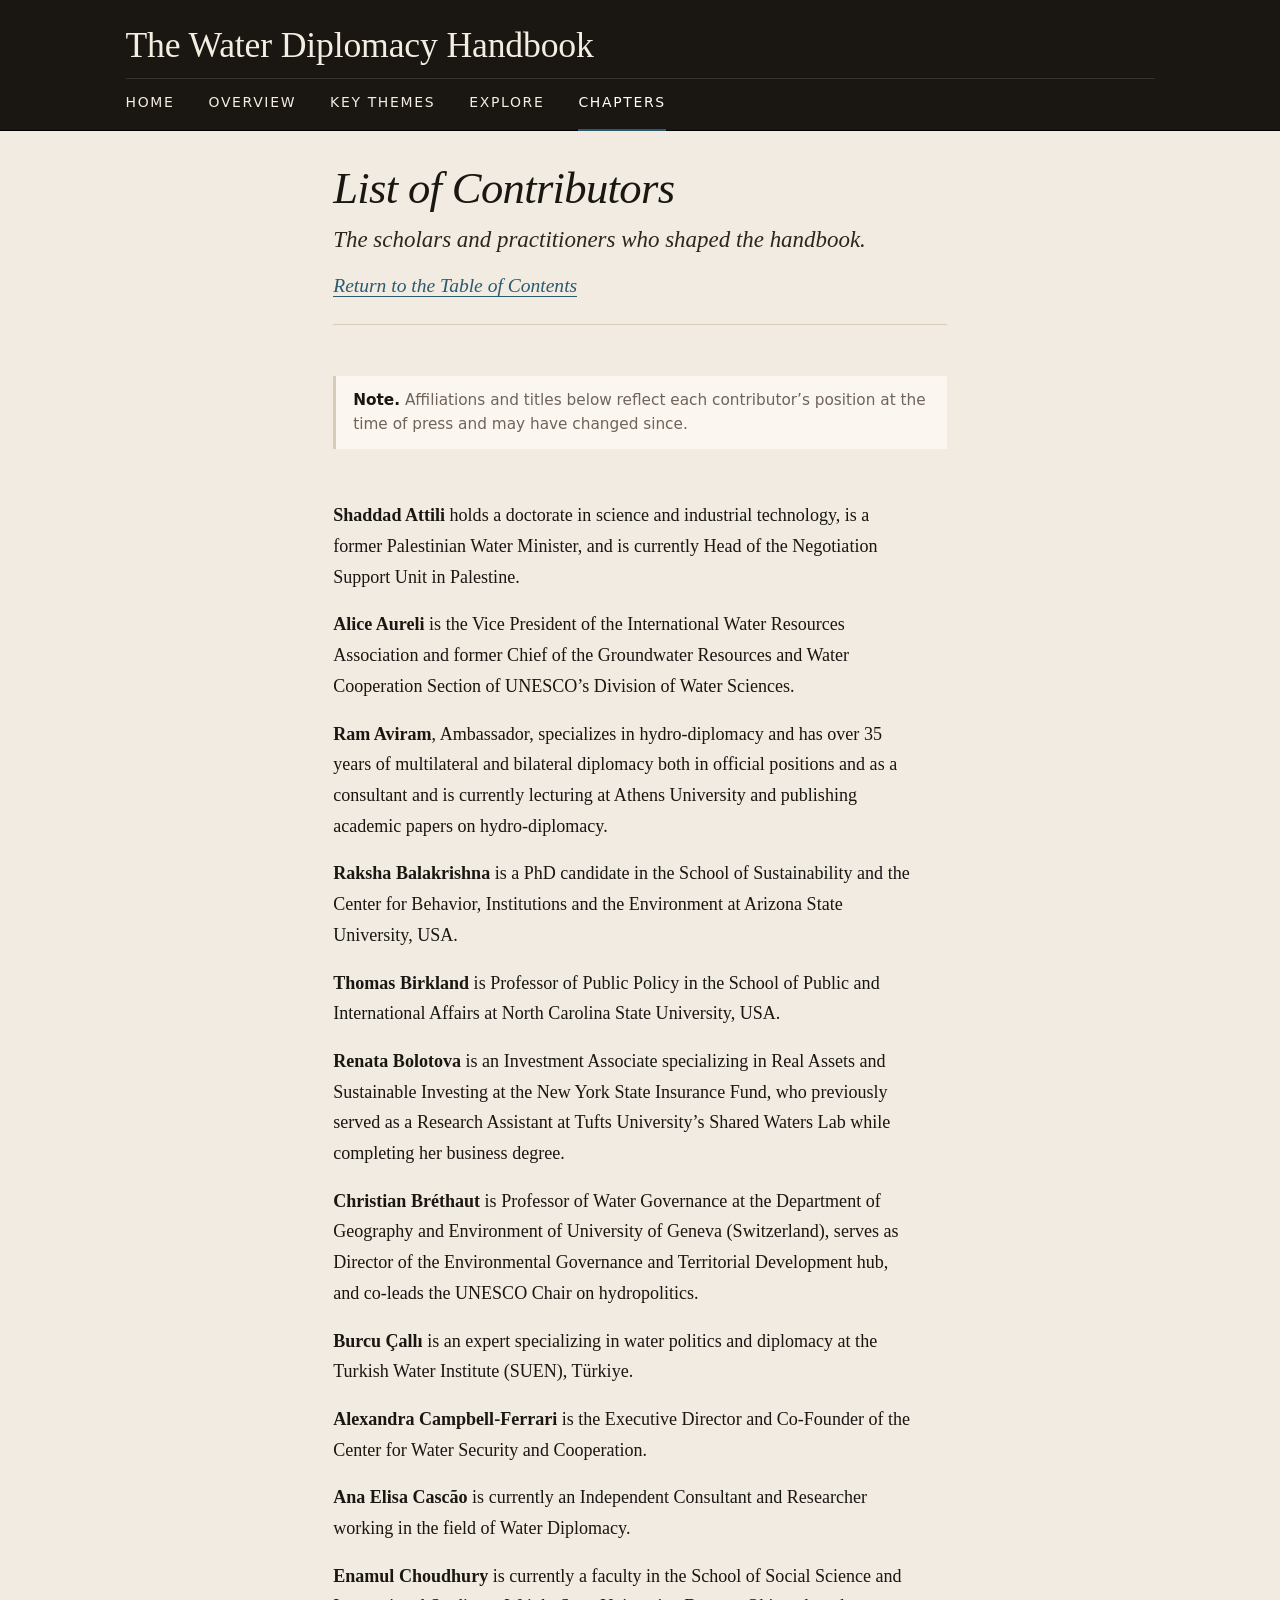
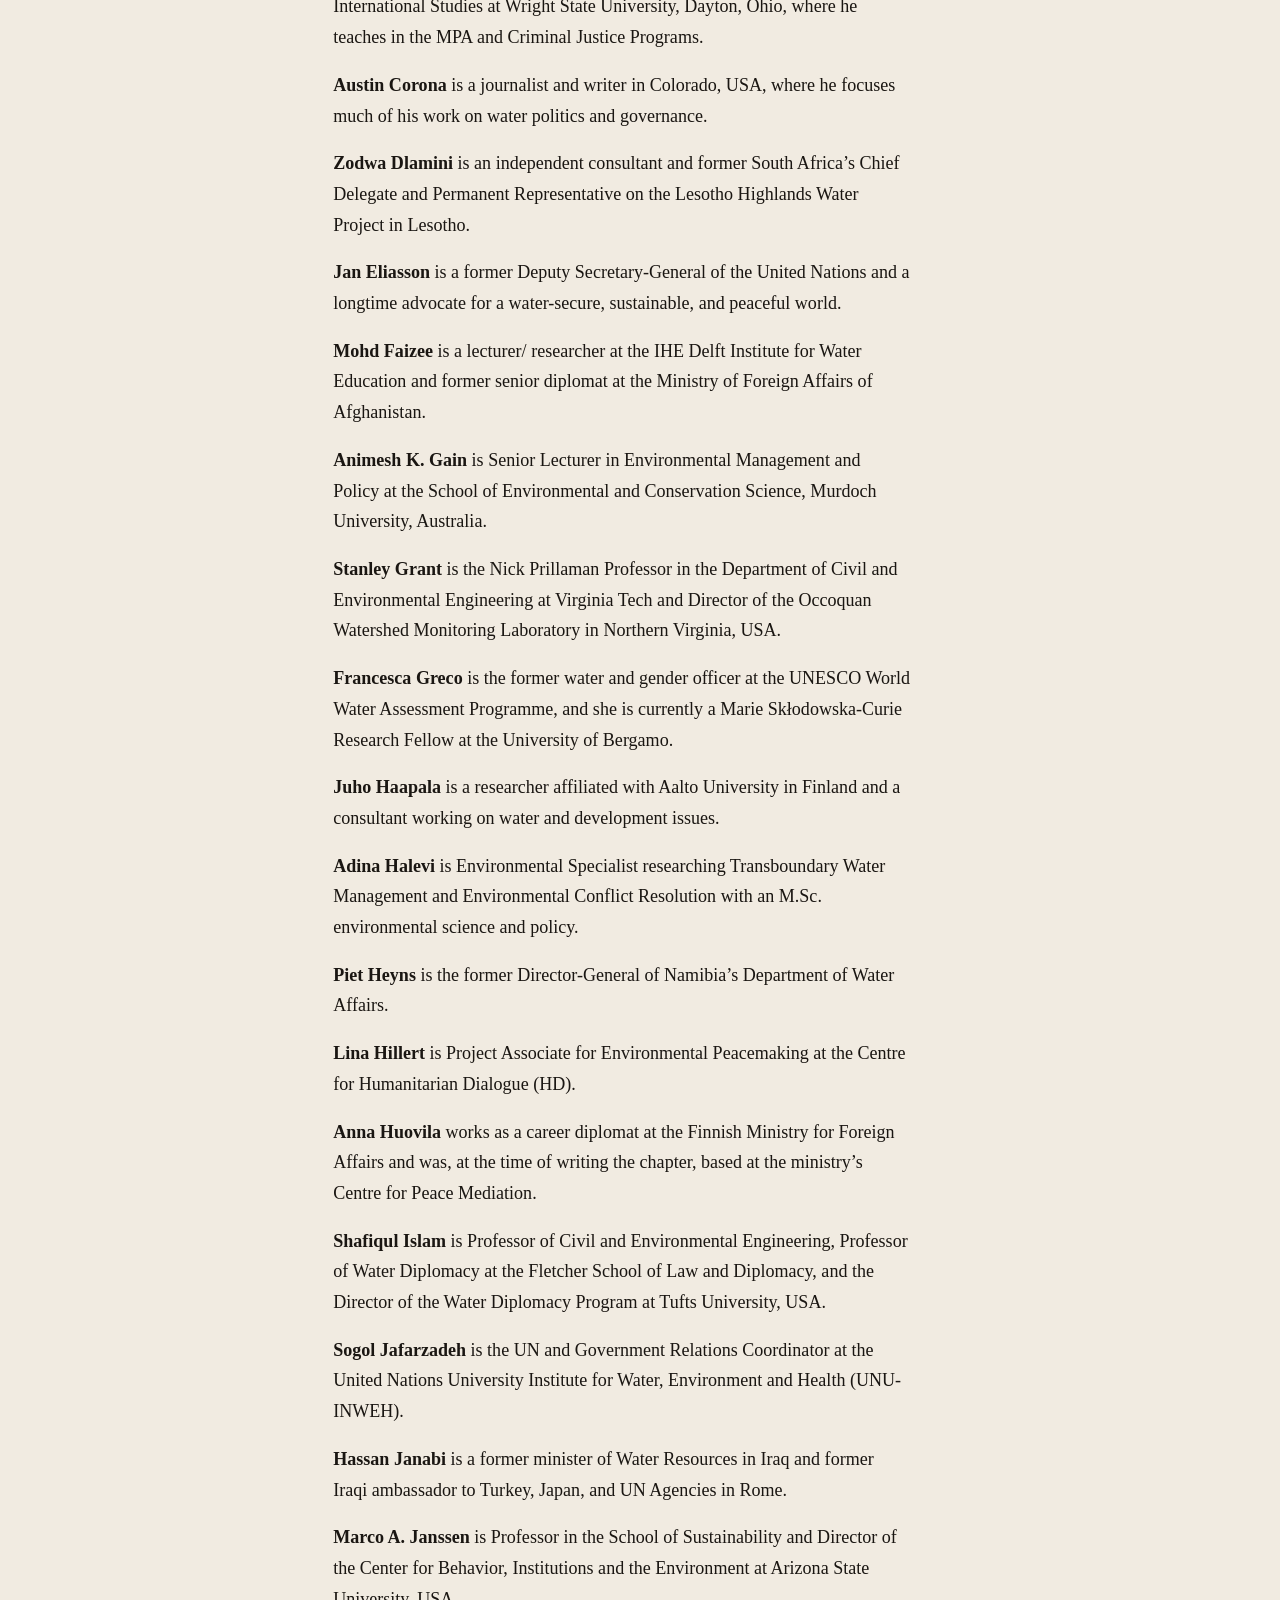
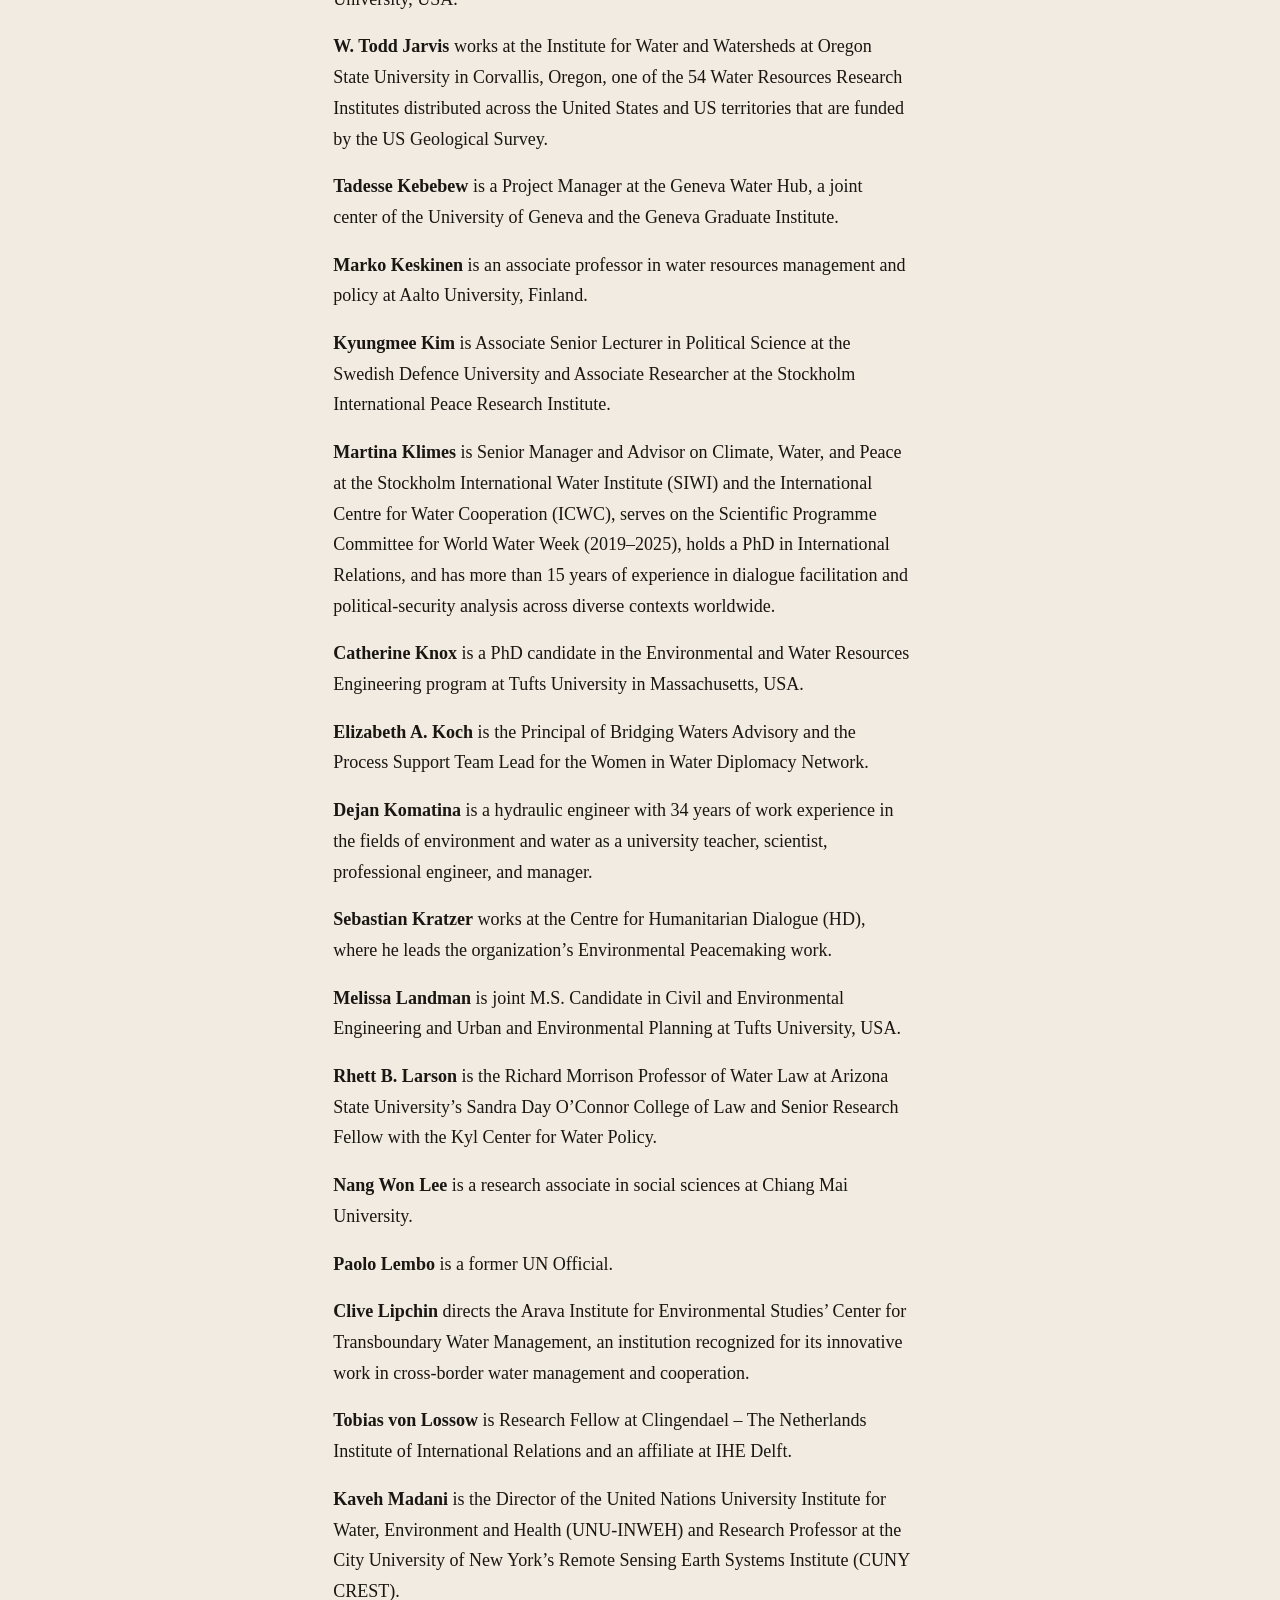
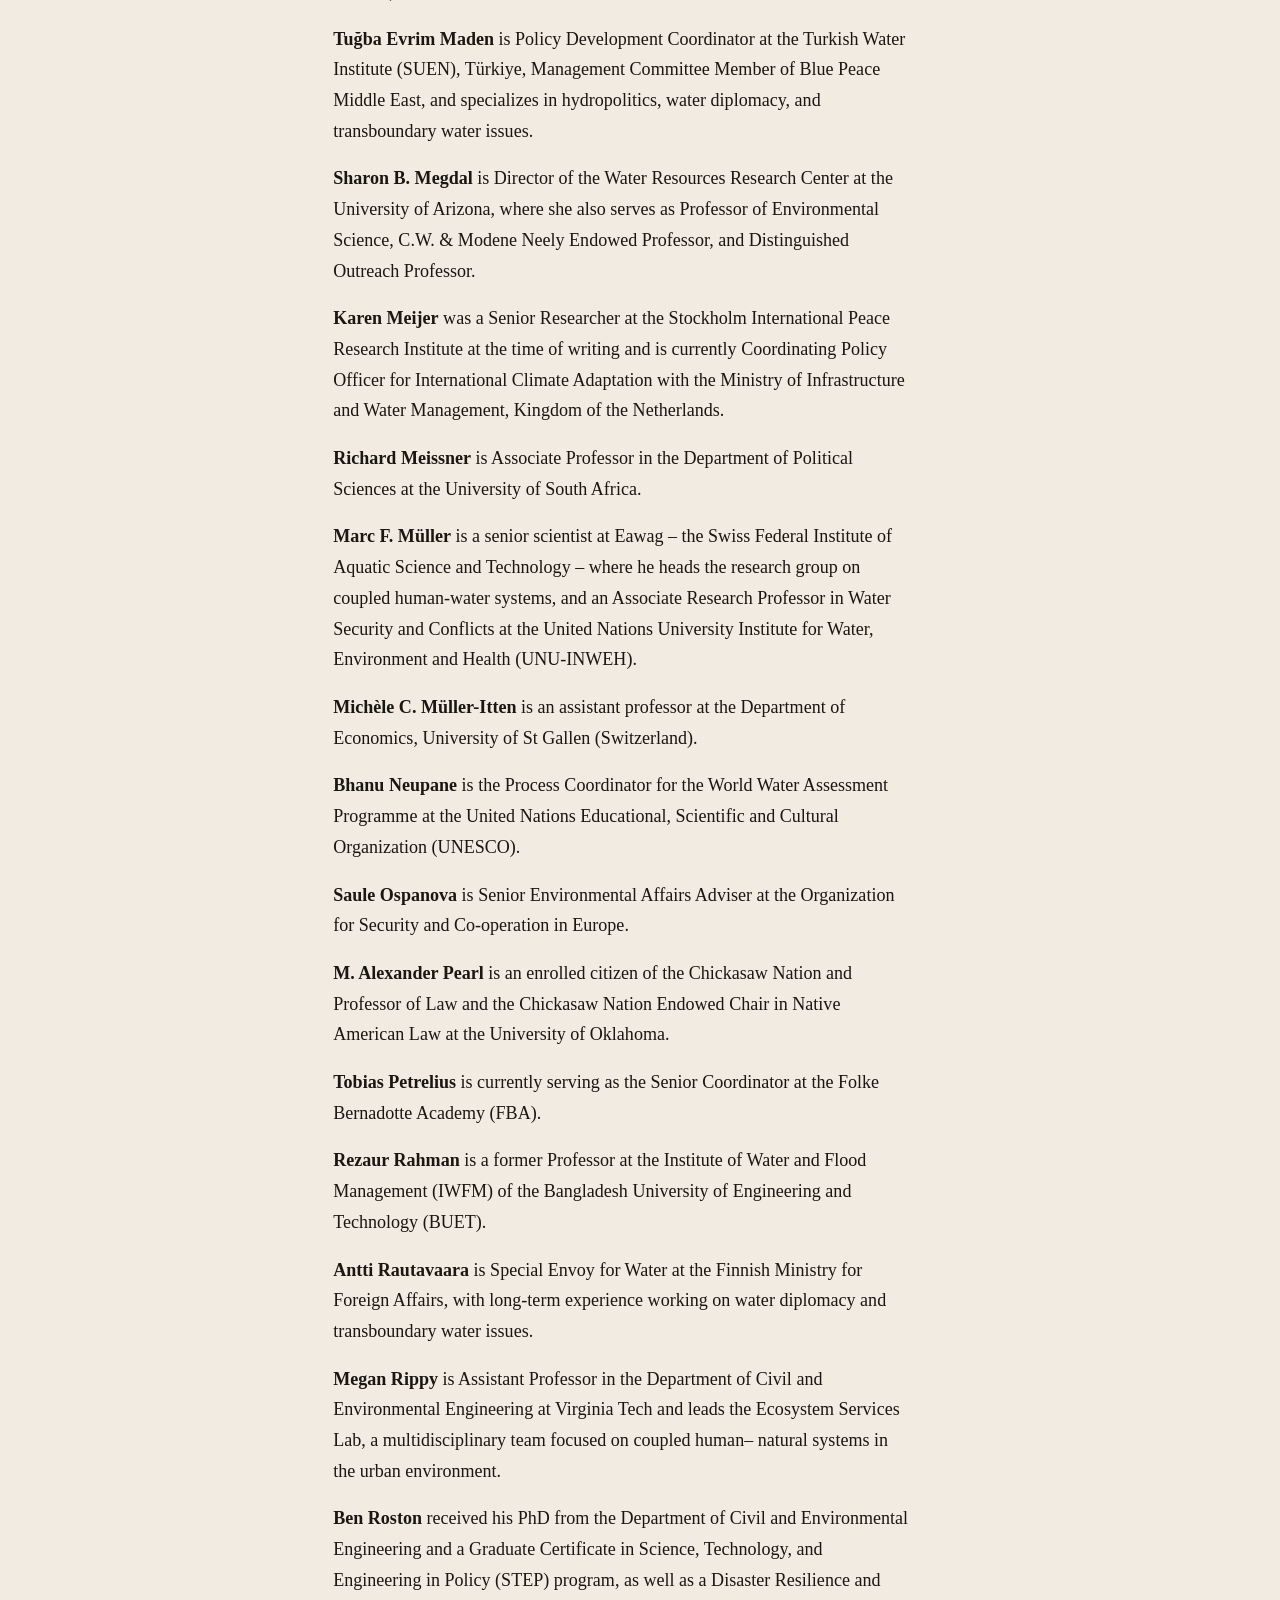
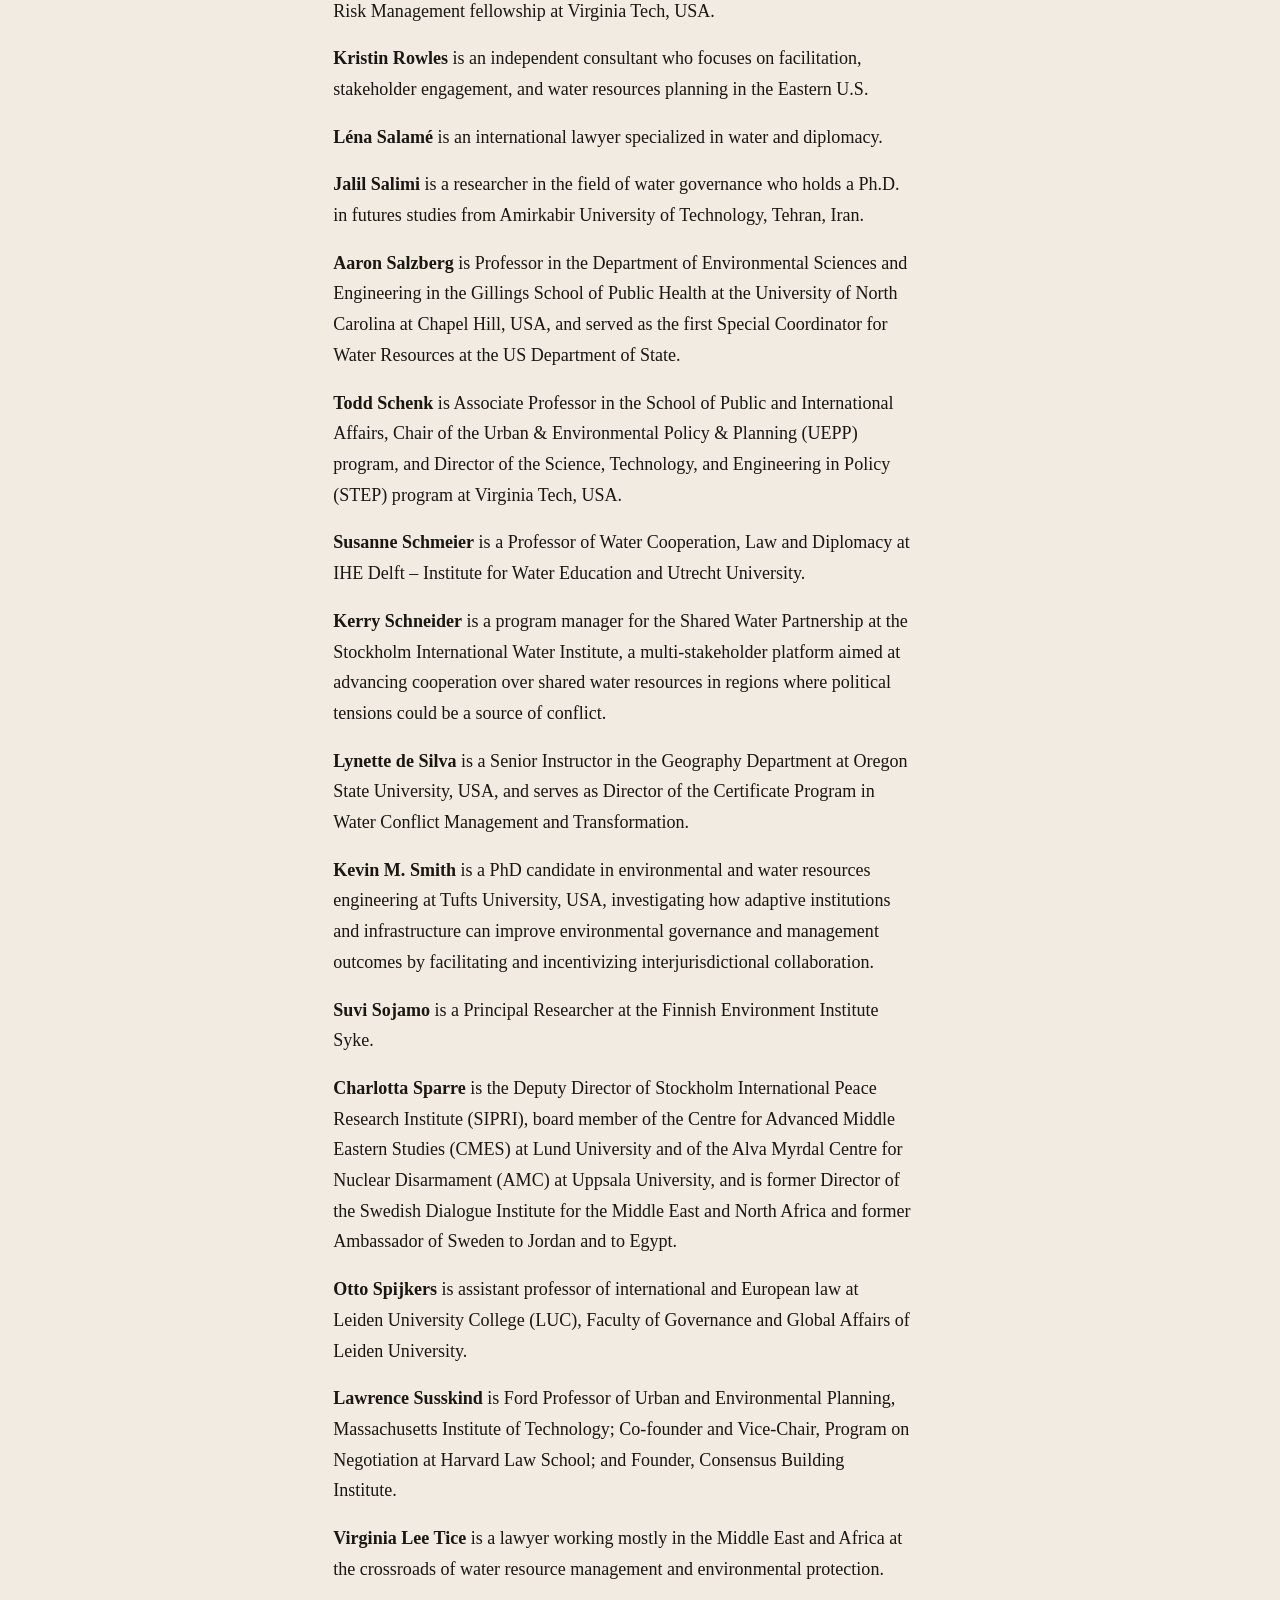
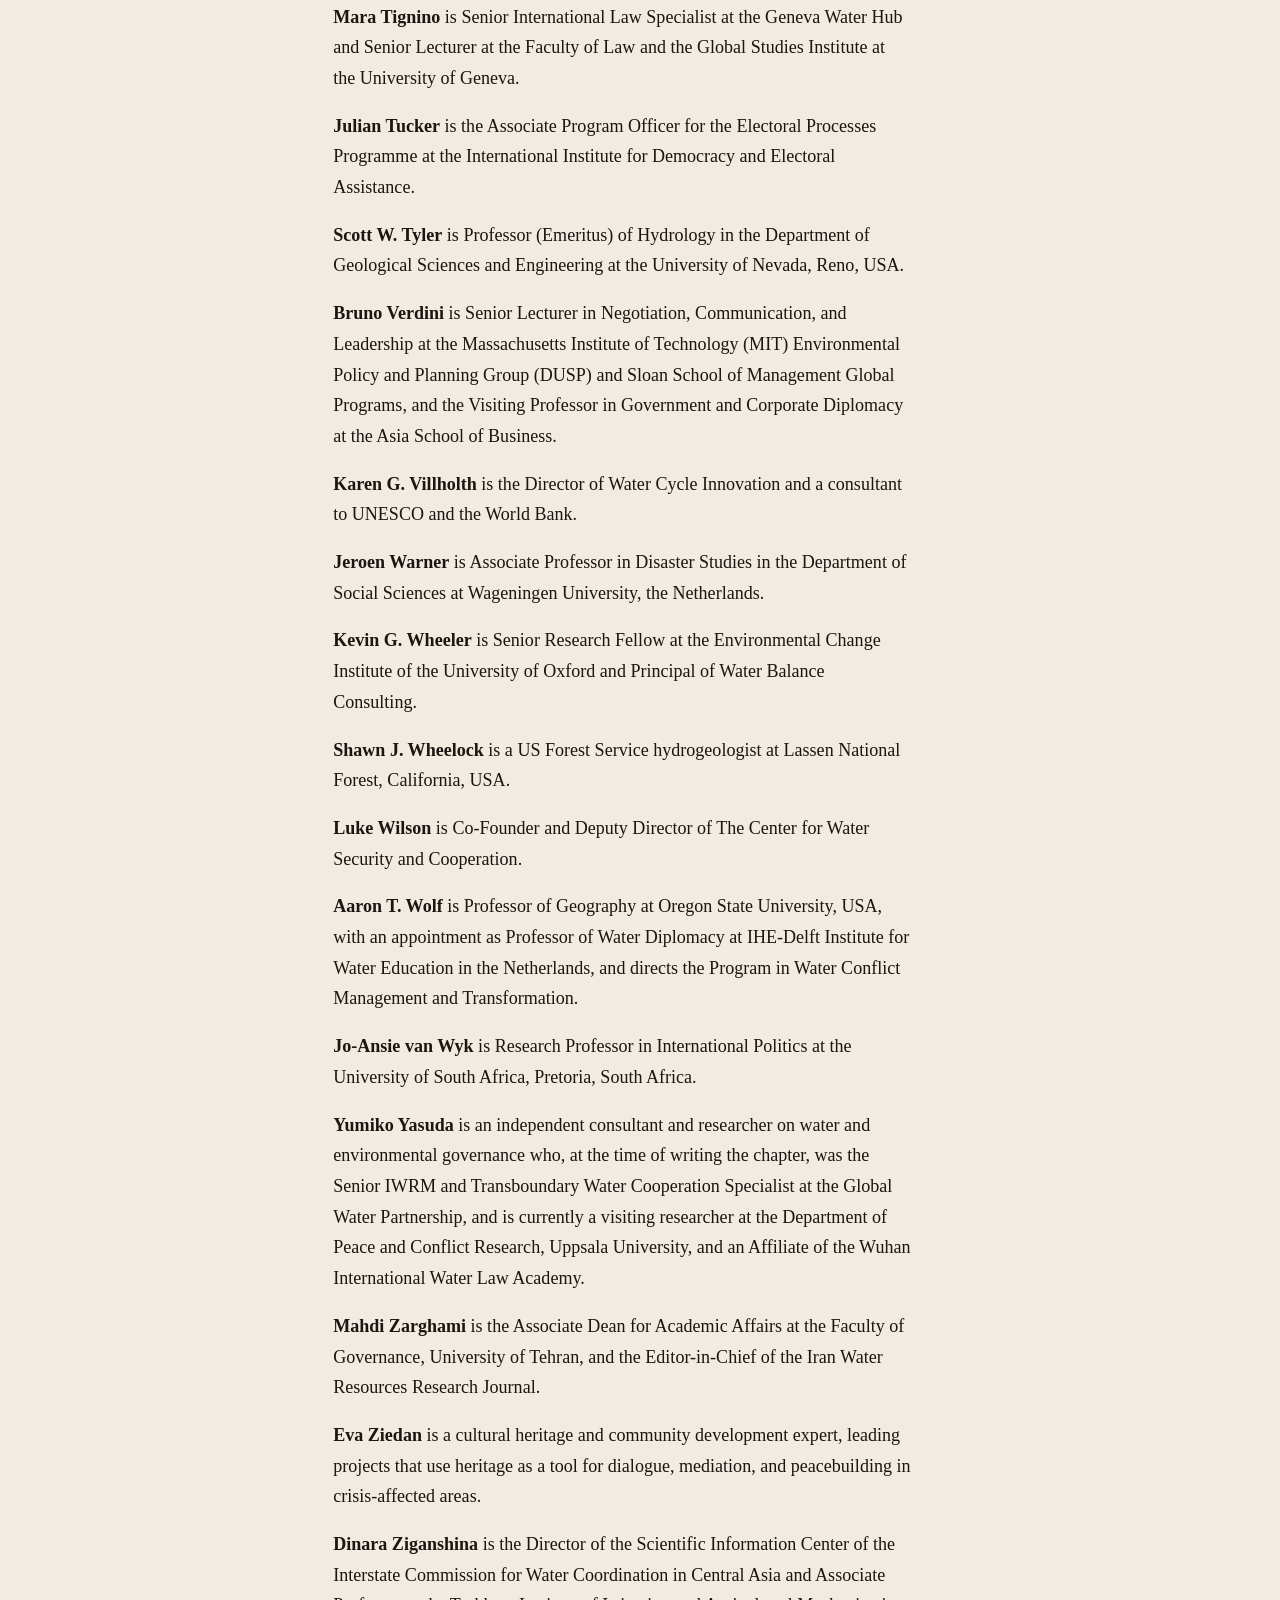
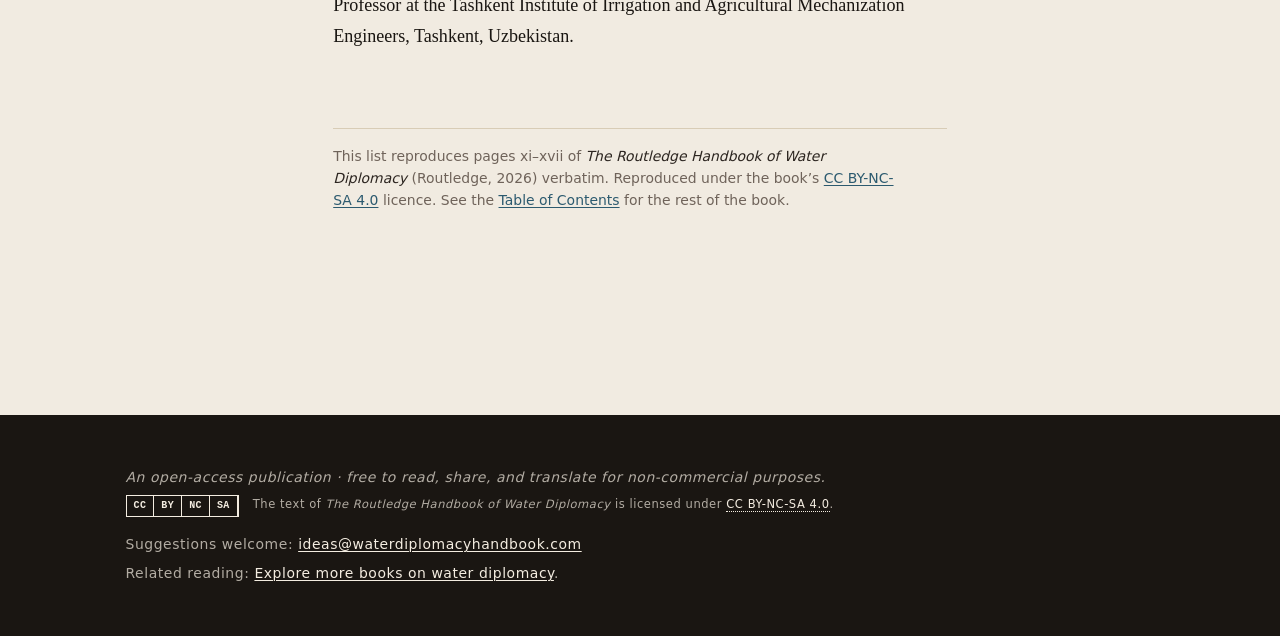
<file: contributors/index.html>
<!doctype html>
<html lang="en">
<head>
	<meta charset="utf-8">
	<meta name="viewport" content="width=device-width, initial-scale=1">
	<title>List of Contributors &ndash; The Water Diplomacy Handbook</title>
	<meta name="description" content="The 80+ scholars and practitioners who contributed to The Routledge Handbook of Water Diplomacy, with their affiliations at the time of press.">
	<link rel="canonical" href="https://waterdiplomacyhandbook.com/contributors/">
	<link rel="icon" href="/favicon.ico" sizes="any">
	<link rel="icon" href="/favicon.svg" type="image/svg+xml">
	<script>document.documentElement.classList.add("js");</script>
	<link rel="stylesheet" href="../styles.css?v=20260523-pages">

	<meta property="og:type" content="article">
	<meta property="og:site_name" content="The Water Diplomacy Handbook">
	<meta property="og:title" content="List of Contributors – The Water Diplomacy Handbook">
	<meta property="og:description" content="The 80+ scholars and practitioners who contributed to The Routledge Handbook of Water Diplomacy.">
	<meta property="og:url" content="https://waterdiplomacyhandbook.com/contributors/">
	<meta property="og:image" content="https://waterdiplomacyhandbook.com/assets/images/cover/cover-handbook-800.jpg">
	<meta property="og:image:alt" content="Routledge Handbook of Water Diplomacy book cover">
	<meta name="twitter:card" content="summary_large_image">
	<meta name="twitter:title" content="List of Contributors – The Water Diplomacy Handbook">
	<meta name="twitter:description" content="The 80+ scholars and practitioners who contributed to The Routledge Handbook of Water Diplomacy.">
	<meta name="twitter:image" content="https://waterdiplomacyhandbook.com/assets/images/cover/cover-handbook-800.jpg">
	<meta name="twitter:image:alt" content="Routledge Handbook of Water Diplomacy book cover">

	<script type="application/ld+json">
{
	"@context": "https://schema.org",
	"@type": "CreativeWork",
	"name": "List of Contributors",
	"headline": "List of Contributors to The Routledge Handbook of Water Diplomacy",
	"url": "https://waterdiplomacyhandbook.com/contributors/",
	"inLanguage": "en",
	"isPartOf": {
		"@type": "Book",
		"@id": "https://waterdiplomacyhandbook.com/#book",
		"name": "Routledge Handbook of Water Diplomacy",
		"url": "https://waterdiplomacyhandbook.com/",
		"identifier": {
			"@type": "PropertyValue",
			"propertyID": "DOI",
			"value": "10.4324/9781003178439"
		}
	},
	"license": "https://creativecommons.org/licenses/by-nc-sa/4.0/deed.en"
}
	</script>
</head>
<body>
	<a class="skip-link" href="#content">Skip to content</a>

	<header class="site-header">
		<div class="container">
			<p class="wordmark"><a href="../" rel="home">The Water Diplomacy Handbook</a></p>
		</div>
		<nav class="site-nav" aria-label="Primary">
			<div class="container">
				<button class="nav-toggle" type="button" aria-label="Menu" aria-expanded="false" aria-controls="nav-list">Menu</button>
				<ul class="nav-list" id="nav-list">
						<li><a href="../">Home</a></li>
						<li><a href="../brief-overview/">Overview</a></li>
						<li><a href="../key-themes/">Key Themes</a></li>
						<li><a href="../explore/">Explore</a></li>
						<li><a href="../chapters/" aria-current="true">Chapters</a></li>
					</ul>
			</div>
		</nav>
	</header>

	<main id="content">
		<div class="container">
			<article class="overview-prose">
				<header class="page-head">
					<h1 class="page-title">List of Contributors</h1>
					<p class="page-deck">The scholars and practitioners who shaped the handbook.</p>
					<p class="page-deck page-deck-nav"><a href="../chapters/">Return to the Table of Contents</a></p>
				</header>
				<p class="note"><strong>Note.</strong> Affiliations and titles below reflect each contributor&rsquo;s position at the time of press and may have changed since.</p>

				<section class="contributors-list">
					<p><strong>Shaddad Attili</strong> holds a doctorate in science and industrial technology, is a former Palestinian Water Minister, and is currently Head of the Negotiation Support Unit in Palestine.</p>
					<p><strong>Alice Aureli</strong> is the Vice President of the International Water Resources Association and former Chief of the Groundwater Resources and Water Cooperation Section of UNESCO’s Division of Water Sciences.</p>
					<p><strong>Ram Aviram</strong>, Ambassador, specializes in hydro-diplomacy and has over 35 years of multilateral and bilateral diplomacy both in official positions and as a consultant and is currently lecturing at Athens University and publishing academic papers on hydro-diplomacy.</p>
					<p><strong>Raksha Balakrishna</strong> is a PhD candidate in the School of Sustainability and the Center for Behavior, Institutions and the Environment at Arizona State University, USA.</p>
					<p><strong>Thomas Birkland</strong> is Professor of Public Policy in the School of Public and International Affairs at North Carolina State University, USA.</p>
					<p><strong>Renata Bolotova</strong> is an Investment Associate specializing in Real Assets and Sustainable Investing at the New York State Insurance Fund, who previously served as a Research Assistant at Tufts University’s Shared Waters Lab while completing her business degree.</p>
					<p><strong>Christian Bréthaut</strong> is Professor of Water Governance at the Department of Geography and Environment of University of Geneva (Switzerland), serves as Director of the Environmental Governance and Territorial Development hub, and co-leads the UNESCO Chair on hydropolitics.</p>
					<p><strong>Burcu Çallı</strong> is an expert specializing in water politics and diplomacy at the Turkish Water Institute (SUEN), Türkiye.</p>
					<p><strong>Alexandra Campbell-Ferrari</strong> is the Executive Director and Co-Founder of the Center for Water Security and Cooperation.</p>
					<p><strong>Ana Elisa Cascão</strong> is currently an Independent Consultant and Researcher working in the field of Water Diplomacy.</p>
					<p><strong>Enamul Choudhury</strong> is currently a faculty in the School of Social Science and International Studies at Wright State University, Dayton, Ohio, where he teaches in the MPA and Criminal Justice Programs.</p>
					<p><strong>Austin Corona</strong> is a journalist and writer in Colorado, USA, where he focuses much of his work on water politics and governance.</p>
					<p><strong>Zodwa Dlamini</strong> is an independent consultant and former South Africa’s Chief Delegate and Permanent Representative on the Lesotho Highlands Water Project in Lesotho.</p>
					<p><strong>Jan Eliasson</strong> is a former Deputy Secretary-General of the United Nations and a longtime advocate for a water-secure, sustainable, and peaceful world.</p>
					<p><strong>Mohd Faizee</strong> is a lecturer/ researcher at the IHE Delft Institute for Water Education and former senior diplomat at the Ministry of Foreign Affairs of Afghanistan.</p>
					<p><strong>Animesh K. Gain</strong> is Senior Lecturer in Environmental Management and Policy at the School of Environmental and Conservation Science, Murdoch University, Australia.</p>
					<p><strong>Stanley Grant</strong> is the Nick Prillaman Professor in the Department of Civil and Environmental Engineering at Virginia Tech and Director of the Occoquan Watershed Monitoring Laboratory in Northern Virginia, USA.</p>
					<p><strong>Francesca Greco</strong> is the former water and gender officer at the UNESCO World Water Assessment Programme, and she is currently a Marie Skłodowska-Curie Research Fellow at the University of Bergamo.</p>
					<p><strong>Juho Haapala</strong> is a researcher affiliated with Aalto University in Finland and a consultant working on water and development issues.</p>
					<p><strong>Adina Halevi</strong> is Environmental Specialist researching Transboundary Water Management and Environmental Conflict Resolution with an M.Sc. environmental science and policy.</p>
					<p><strong>Piet Heyns</strong> is the former Director-General of Namibia’s Department of Water Affairs.</p>
					<p><strong>Lina Hillert</strong> is Project Associate for Environmental Peacemaking at the Centre for Humanitarian Dialogue (HD).</p>
					<p><strong>Anna Huovila</strong> works as a career diplomat at the Finnish Ministry for Foreign Affairs and was, at the time of writing the chapter, based at the ministry’s Centre for Peace Mediation.</p>
					<p><strong>Shafiqul Islam</strong> is Professor of Civil and Environmental Engineering, Professor of Water Diplomacy at the Fletcher School of Law and Diplomacy, and the Director of the Water Diplomacy Program at Tufts University, USA.</p>
					<p><strong>Sogol Jafarzadeh</strong> is the UN and Government Relations Coordinator at the United Nations University Institute for Water, Environment and Health (UNU-INWEH).</p>
					<p><strong>Hassan Janabi</strong> is a former minister of Water Resources in Iraq and former Iraqi ambassador to Turkey, Japan, and UN Agencies in Rome.</p>
					<p><strong>Marco A. Janssen</strong> is Professor in the School of Sustainability and Director of the Center for Behavior, Institutions and the Environment at Arizona State University, USA.</p>
					<p><strong>W. Todd Jarvis</strong> works at the Institute for Water and Watersheds at Oregon State University in Corvallis, Oregon, one of the 54 Water Resources Research Institutes distributed across the United States and US territories that are funded by the US Geological Survey.</p>
					<p><strong>Tadesse Kebebew</strong> is a Project Manager at the Geneva Water Hub, a joint center of the University of Geneva and the Geneva Graduate Institute.</p>
					<p><strong>Marko Keskinen</strong> is an associate professor in water resources management and policy at Aalto University, Finland.</p>
					<p><strong>Kyungmee Kim</strong> is Associate Senior Lecturer in Political Science at the Swedish Defence University and Associate Researcher at the Stockholm International Peace Research Institute.</p>
					<p><strong>Martina Klimes</strong> is Senior Manager and Advisor on Climate, Water, and Peace at the Stockholm International Water Institute (SIWI) and the International Centre for Water Cooperation (ICWC), serves on the Scientific Programme Committee for World Water Week (2019–2025), holds a PhD in International Relations, and has more than 15 years of experience in dialogue facilitation and political-security analysis across diverse contexts worldwide.</p>
					<p><strong>Catherine Knox</strong> is a PhD candidate in the Environmental and Water Resources Engineering program at Tufts University in Massachusetts, USA.</p>
					<p><strong>Elizabeth A. Koch</strong> is the Principal of Bridging Waters Advisory and the Process Support Team Lead for the Women in Water Diplomacy Network.</p>
					<p><strong>Dejan Komatina</strong> is a hydraulic engineer with 34 years of work experience in the fields of environment and water as a university teacher, scientist, professional engineer, and manager.</p>
					<p><strong>Sebastian Kratzer</strong> works at the Centre for Humanitarian Dialogue (HD), where he leads the organization’s Environmental Peacemaking work.</p>
					<p><strong>Melissa Landman</strong> is joint M.S. Candidate in Civil and Environmental Engineering and Urban and Environmental Planning at Tufts University, USA.</p>
					<p><strong>Rhett B. Larson</strong> is the Richard Morrison Professor of Water Law at Arizona State University’s Sandra Day O’Connor College of Law and Senior Research Fellow with the Kyl Center for Water Policy.</p>
					<p><strong>Nang Won Lee</strong> is a research associate in social sciences at Chiang Mai University.</p>
					<p><strong>Paolo Lembo</strong> is a former UN Official.</p>
					<p><strong>Clive Lipchin</strong> directs the Arava Institute for Environmental Studies’ Center for Transboundary Water Management, an institution recognized for its innovative work in cross-border water management and cooperation.</p>
					<p><strong>Tobias von Lossow</strong> is Research Fellow at Clingendael – The Netherlands Institute of International Relations and an affiliate at IHE Delft.</p>
					<p><strong>Kaveh Madani</strong> is the Director of the United Nations University Institute for Water, Environment and Health (UNU-INWEH) and Research Professor at the City University of New York’s Remote Sensing Earth Systems Institute (CUNY CREST).</p>
					<p><strong>Tuğba Evrim Maden</strong> is Policy Development Coordinator at the Turkish Water Institute (SUEN), Türkiye, Management Committee Member of Blue Peace Middle East, and specializes in hydropolitics, water diplomacy, and transboundary water issues.</p>
					<p><strong>Sharon B. Megdal</strong> is Director of the Water Resources Research Center at the University of Arizona, where she also serves as Professor of Environmental Science, C.W. &amp; Modene Neely Endowed Professor, and Distinguished Outreach Professor.</p>
					<p><strong>Karen Meijer</strong> was a Senior Researcher at the Stockholm International Peace Research Institute at the time of writing and is currently Coordinating Policy Officer for International Climate Adaptation with the Ministry of Infrastructure and Water Management, Kingdom of the Netherlands.</p>
					<p><strong>Richard Meissner</strong> is Associate Professor in the Department of Political Sciences at the University of South Africa.</p>
					<p><strong>Marc F. Müller</strong> is a senior scientist at Eawag – the Swiss Federal Institute of Aquatic Science and Technology – where he heads the research group on coupled human-water systems, and an Associate Research Professor in Water Security and Conflicts at the United Nations University Institute for Water, Environment and Health (UNU-INWEH).</p>
					<p><strong>Michèle C. Müller-Itten</strong> is an assistant professor at the Department of Economics, University of St Gallen (Switzerland).</p>
					<p><strong>Bhanu Neupane</strong> is the Process Coordinator for the World Water Assessment Programme at the United Nations Educational, Scientific and Cultural Organization (UNESCO).</p>
					<p><strong>Saule Ospanova</strong> is Senior Environmental Affairs Adviser at the Organization for Security and Co-operation in Europe.</p>
					<p><strong>M. Alexander Pearl</strong> is an enrolled citizen of the Chickasaw Nation and Professor of Law and the Chickasaw Nation Endowed Chair in Native American Law at the University of Oklahoma.</p>
					<p><strong>Tobias Petrelius</strong> is currently serving as the Senior Coordinator at the Folke Bernadotte Academy (FBA).</p>
					<p><strong>Rezaur Rahman</strong> is a former Professor at the Institute of Water and Flood Management (IWFM) of the Bangladesh University of Engineering and Technology (BUET).</p>
					<p><strong>Antti Rautavaara</strong> is Special Envoy for Water at the Finnish Ministry for Foreign Affairs, with long-term experience working on water diplomacy and transboundary water issues.</p>
					<p><strong>Megan Rippy</strong> is Assistant Professor in the Department of Civil and Environmental Engineering at Virginia Tech and leads the Ecosystem Services Lab, a multidisciplinary team focused on coupled human– natural systems in the urban environment.</p>
					<p><strong>Ben Roston</strong> received his PhD from the Department of Civil and Environmental Engineering and a Graduate Certificate in Science, Technology, and Engineering in Policy (STEP) program, as well as a Disaster Resilience and Risk Management fellowship at Virginia Tech, USA.</p>
					<p><strong>Kristin Rowles</strong> is an independent consultant who focuses on facilitation, stakeholder engagement, and water resources planning in the Eastern U.S.</p>
					<p><strong>Léna Salamé</strong> is an international lawyer specialized in water and diplomacy.</p>
					<p><strong>Jalil Salimi</strong> is a researcher in the field of water governance who holds a Ph.D. in futures studies from Amirkabir University of Technology, Tehran, Iran.</p>
					<p><strong>Aaron Salzberg</strong> is Professor in the Department of Environmental Sciences and Engineering in the Gillings School of Public Health at the University of North Carolina at Chapel Hill, USA, and served as the first Special Coordinator for Water Resources at the US Department of State.</p>
					<p><strong>Todd Schenk</strong> is Associate Professor in the School of Public and International Affairs, Chair of the Urban &amp; Environmental Policy &amp; Planning (UEPP) program, and Director of the Science, Technology, and Engineering in Policy (STEP) program at Virginia Tech, USA.</p>
					<p><strong>Susanne Schmeier</strong> is a Professor of Water Cooperation, Law and Diplomacy at IHE Delft – Institute for Water Education and Utrecht University.</p>
					<p><strong>Kerry Schneider</strong> is a program manager for the Shared Water Partnership at the Stockholm International Water Institute, a multi-stakeholder platform aimed at advancing cooperation over shared water resources in regions where political tensions could be a source of conflict.</p>
					<p><strong>Lynette de Silva</strong> is a Senior Instructor in the Geography Department at Oregon State University, USA, and serves as Director of the Certificate Program in Water Conflict Management and Transformation.</p>
					<p><strong>Kevin M. Smith</strong> is a PhD candidate in environmental and water resources engineering at Tufts University, USA, investigating how adaptive institutions and infrastructure can improve environmental governance and management outcomes by facilitating and incentivizing interjurisdictional collaboration.</p>
					<p><strong>Suvi Sojamo</strong> is a Principal Researcher at the Finnish Environment Institute Syke.</p>
					<p><strong>Charlotta Sparre</strong> is the Deputy Director of Stockholm International Peace Research Institute (SIPRI), board member of the Centre for Advanced Middle Eastern Studies (CMES) at Lund University and of the Alva Myrdal Centre for Nuclear Disarmament (AMC) at Uppsala University, and is former Director of the Swedish Dialogue Institute for the Middle East and North Africa and former Ambassador of Sweden to Jordan and to Egypt.</p>
					<p><strong>Otto Spijkers</strong> is assistant professor of international and European law at Leiden University College (LUC), Faculty of Governance and Global Affairs of Leiden University.</p>
					<p><strong>Lawrence Susskind</strong> is Ford Professor of Urban and Environmental Planning, Massachusetts Institute of Technology; Co-founder and Vice-Chair, Program on Negotiation at Harvard Law School; and Founder, Consensus Building Institute.</p>
					<p><strong>Virginia Lee Tice</strong> is a lawyer working mostly in the Middle East and Africa at the crossroads of water resource management and environmental protection.</p>
					<p><strong>Mara Tignino</strong> is Senior International Law Specialist at the Geneva Water Hub and Senior Lecturer at the Faculty of Law and the Global Studies Institute at the University of Geneva.</p>
					<p><strong>Julian Tucker</strong> is the Associate Program Officer for the Electoral Processes Programme at the International Institute for Democracy and Electoral Assistance.</p>
					<p><strong>Scott W. Tyler</strong> is Professor (Emeritus) of Hydrology in the Department of Geological Sciences and Engineering at the University of Nevada, Reno, USA.</p>
					<p><strong>Bruno Verdini</strong> is Senior Lecturer in Negotiation, Communication, and Leadership at the Massachusetts Institute of Technology (MIT) Environmental Policy and Planning Group (DUSP) and Sloan School of Management Global Programs, and the Visiting Professor in Government and Corporate Diplomacy at the Asia School of Business.</p>
					<p><strong>Karen G. Villholth</strong> is the Director of Water Cycle Innovation and a consultant to UNESCO and the World Bank.</p>
					<p><strong>Jeroen Warner</strong> is Associate Professor in Disaster Studies in the Department of Social Sciences at Wageningen University, the Netherlands.</p>
					<p><strong>Kevin G. Wheeler</strong> is Senior Research Fellow at the Environmental Change Institute of the University of Oxford and Principal of Water Balance Consulting.</p>
					<p><strong>Shawn J. Wheelock</strong> is a US Forest Service hydrogeologist at Lassen National Forest, California, USA.</p>
					<p><strong>Luke Wilson</strong> is Co-Founder and Deputy Director of The Center for Water Security and Cooperation.</p>
					<p><strong>Aaron T. Wolf</strong> is Professor of Geography at Oregon State University, USA, with an appointment as Professor of Water Diplomacy at IHE-Delft Institute for Water Education in the Netherlands, and directs the Program in Water Conflict Management and Transformation.</p>
					<p><strong>Jo-Ansie van Wyk</strong> is Research Professor in International Politics at the University of South Africa, Pretoria, South Africa.</p>
					<p><strong>Yumiko Yasuda</strong> is an independent consultant and researcher on water and environmental governance who, at the time of writing the chapter, was the Senior IWRM and Transboundary Water Cooperation Specialist at the Global Water Partnership, and is currently a visiting researcher at the Department of Peace and Conflict Research, Uppsala University, and an Affiliate of the Wuhan International Water Law Academy.</p>
					<p><strong>Mahdi Zarghami</strong> is the Associate Dean for Academic Affairs at the Faculty of Governance, University of Tehran, and the Editor-in-Chief of the Iran Water Resources Research Journal.</p>
					<p><strong>Eva Ziedan</strong> is a cultural heritage and community development expert, leading projects that use heritage as a tool for dialogue, mediation, and peacebuilding in crisis-affected areas.</p>
					<p><strong>Dinara Ziganshina</strong> is the Director of the Scientific Information Center of the Interstate Commission for Water Coordination in Central Asia and Associate Professor at the Tashkent Institute of Irrigation and Agricultural Mechanization Engineers, Tashkent, Uzbekistan.</p>
				</section>

				<footer class="source-note">
					<p>This list reproduces pages xi&ndash;xvii of <em>The Routledge Handbook of Water Diplomacy</em> (Routledge, 2026) verbatim. Reproduced under the book&rsquo;s <a href="https://creativecommons.org/licenses/by-nc-sa/4.0/deed.en" rel="license">CC&nbsp;BY-NC-SA&nbsp;4.0</a> licence. See the <a href="../chapters/">Table of Contents</a> for the rest of the book.</p>
				</footer>
			</article>
		</div>
	</main>

	<footer class="site-footer">
		<div class="container">
			<p class="oa">An open-access publication &middot; free to read, share, and translate for non-commercial purposes.</p>
			<p class="oa-meta">
				<a class="cc-badge" href="https://creativecommons.org/licenses/by-nc-sa/4.0/deed.en" rel="license">
					<span class="cc-mark" aria-hidden="true">CC</span>
					<span class="cc-mark" aria-hidden="true">BY</span>
					<span class="cc-mark" aria-hidden="true">NC</span>
					<span class="cc-mark" aria-hidden="true">SA</span>
					<span class="sr">Creative Commons Attribution-NonCommercial-ShareAlike 4.0 International</span>
				</a>
				<span class="oa-text">The text of <em>The Routledge Handbook of Water Diplomacy</em> is licensed under <a href="https://creativecommons.org/licenses/by-nc-sa/4.0/deed.en" rel="license">CC&nbsp;BY-NC-SA&nbsp;4.0</a>.</span>
			</p>
			<p class="footer-contact">Suggestions welcome: <a href="mailto:ideas@waterdiplomacyhandbook.com">ideas@waterdiplomacyhandbook.com</a></p>
			<p class="footer-related">Related reading: <a href="https://waterdiplomacybooks.com/">Explore more books on water diplomacy</a>.</p>
		</div>
	</footer>
	<script src="../nav.js" defer></script>
	<!-- Cloudflare Web Analytics --><script defer src="https://static.cloudflareinsights.com/beacon.min.js" data-cf-beacon='{"token":"01be9aa19bea4b0d8bfd4ba75baf1956"}'></script><!-- End Cloudflare Web Analytics -->
</body>
</html>
</file>
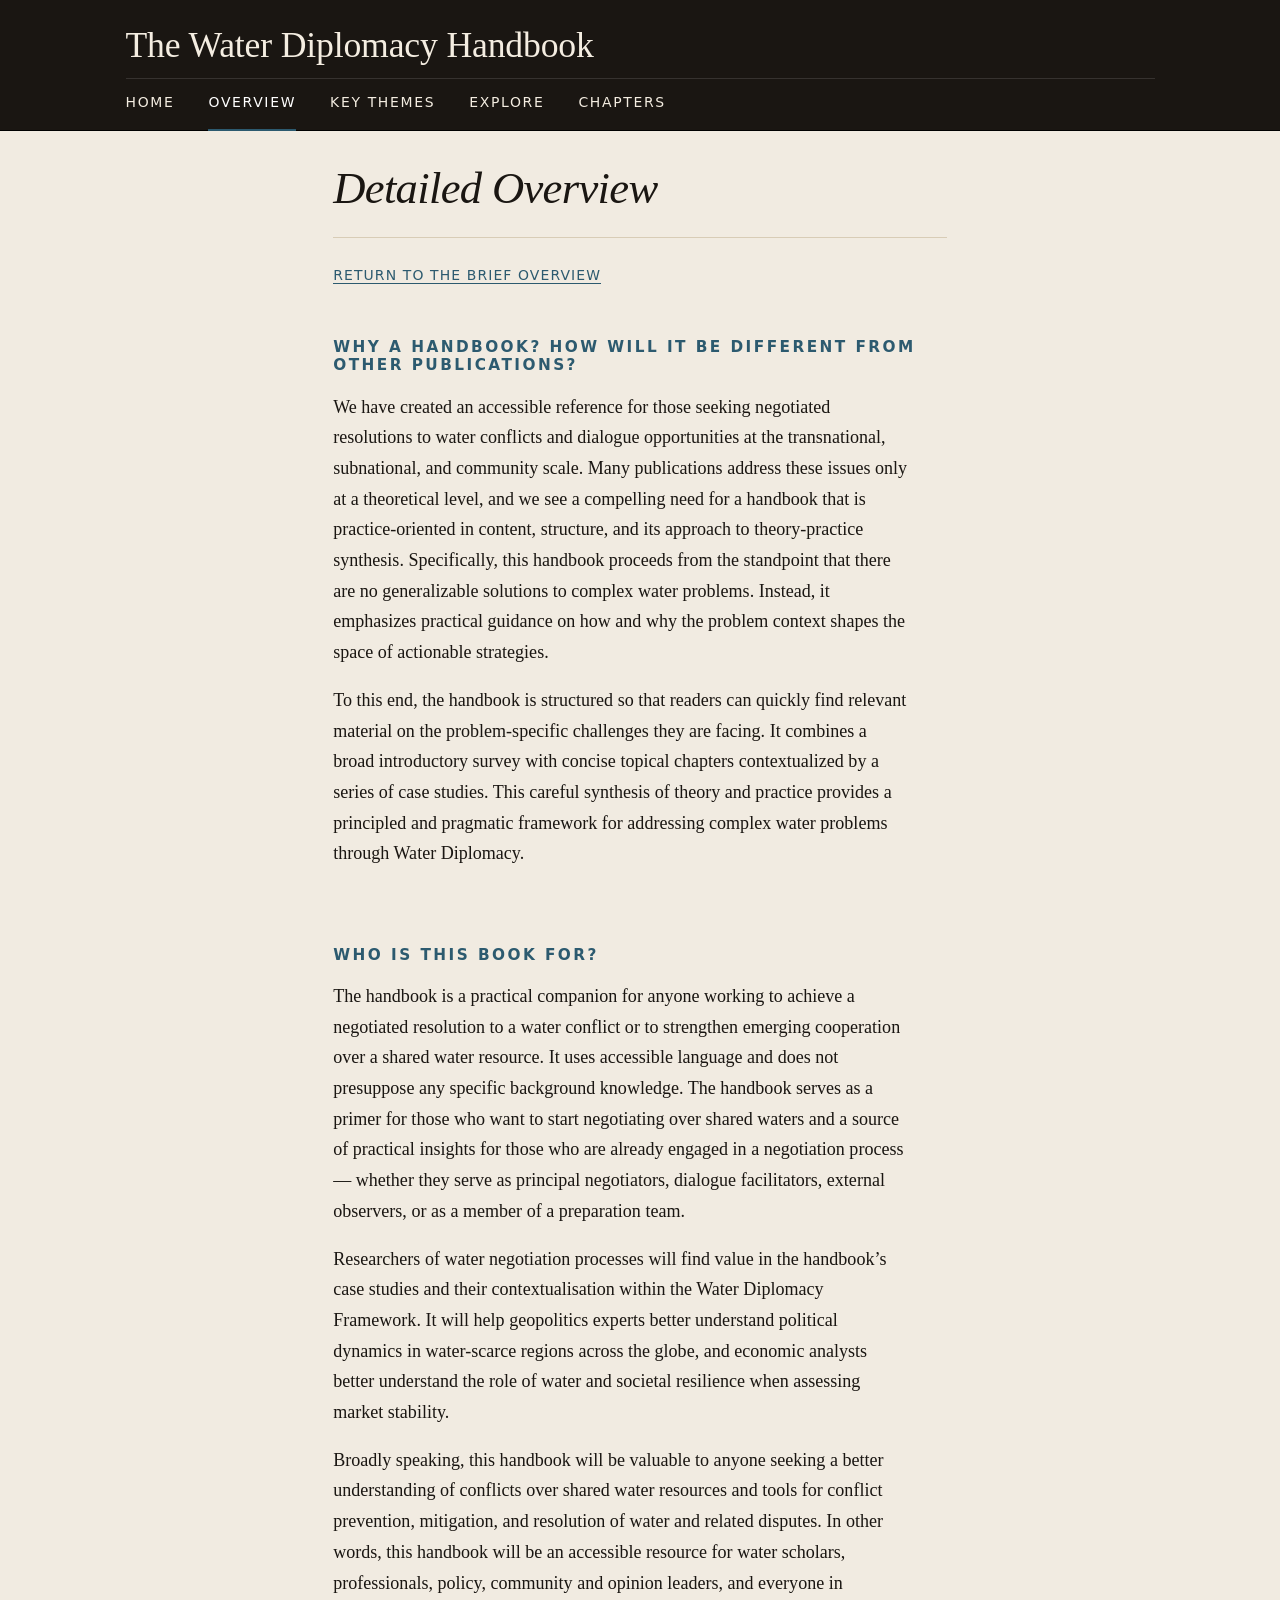
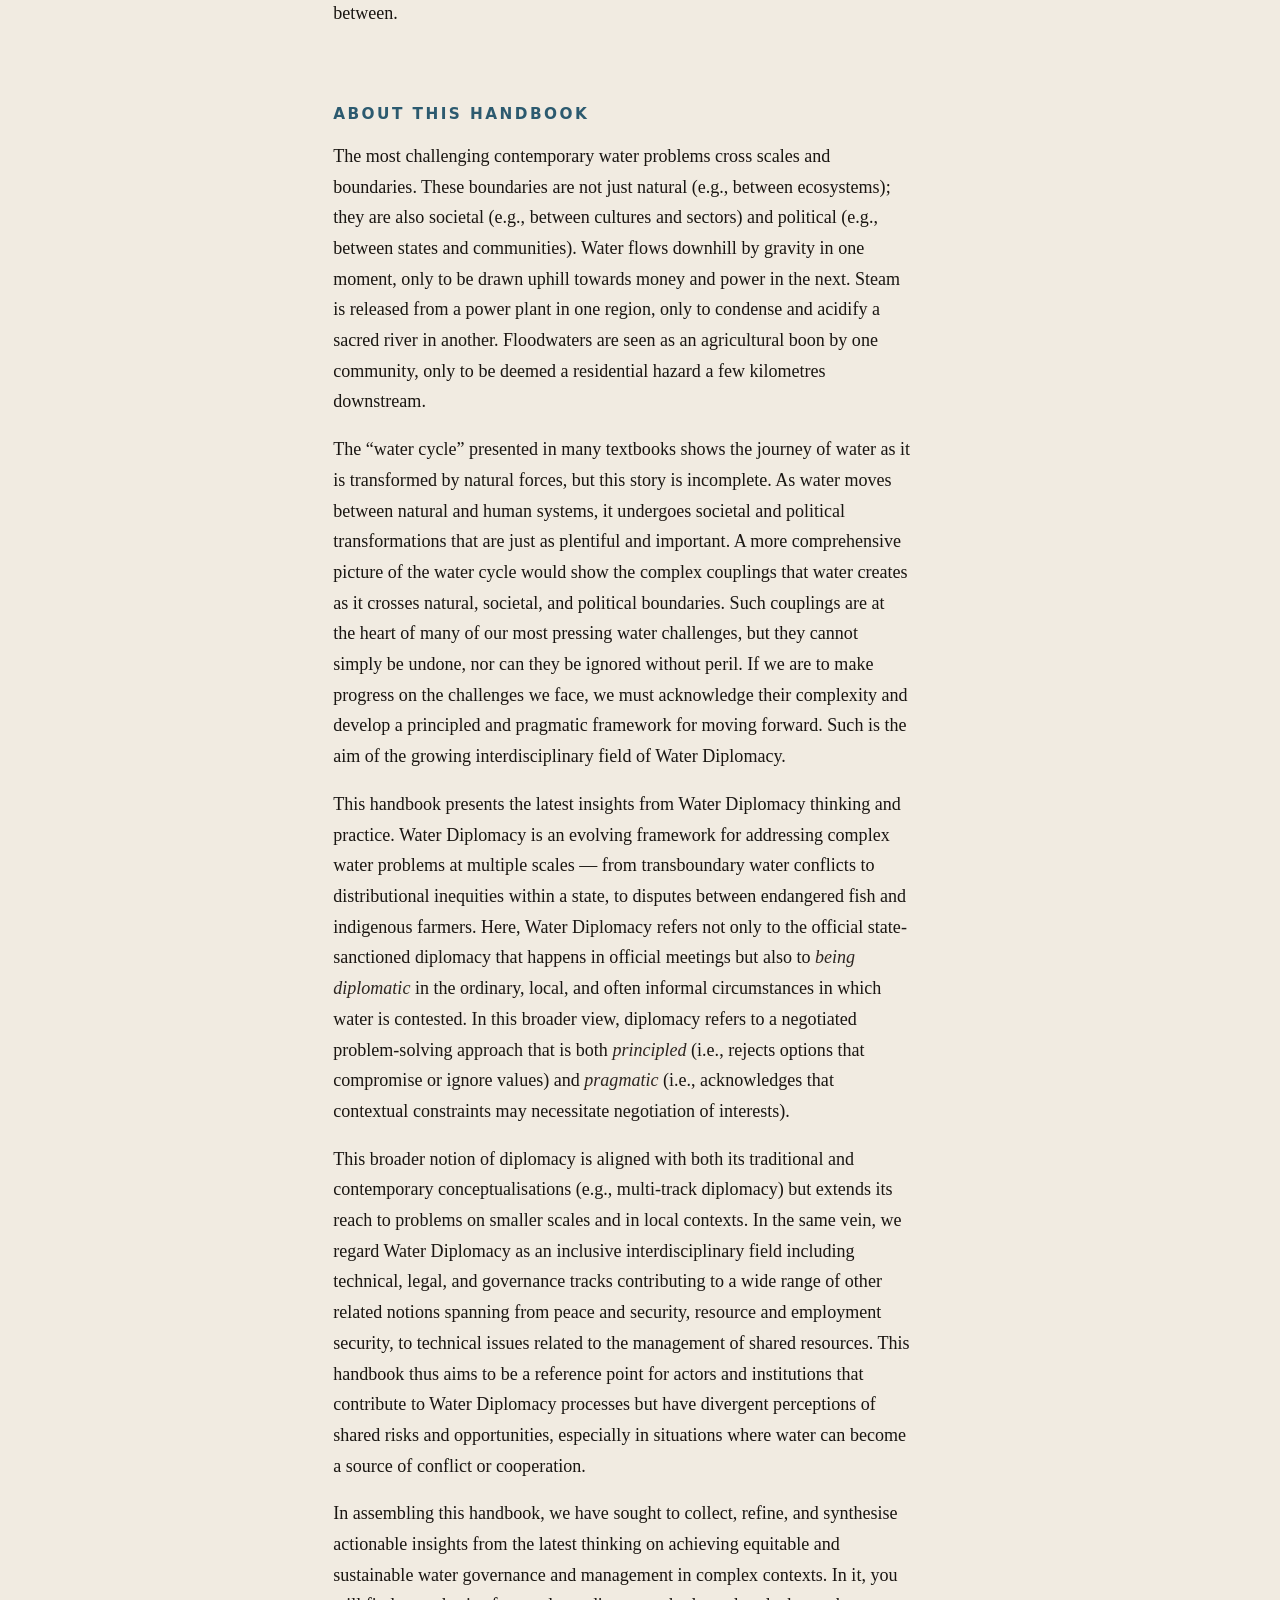
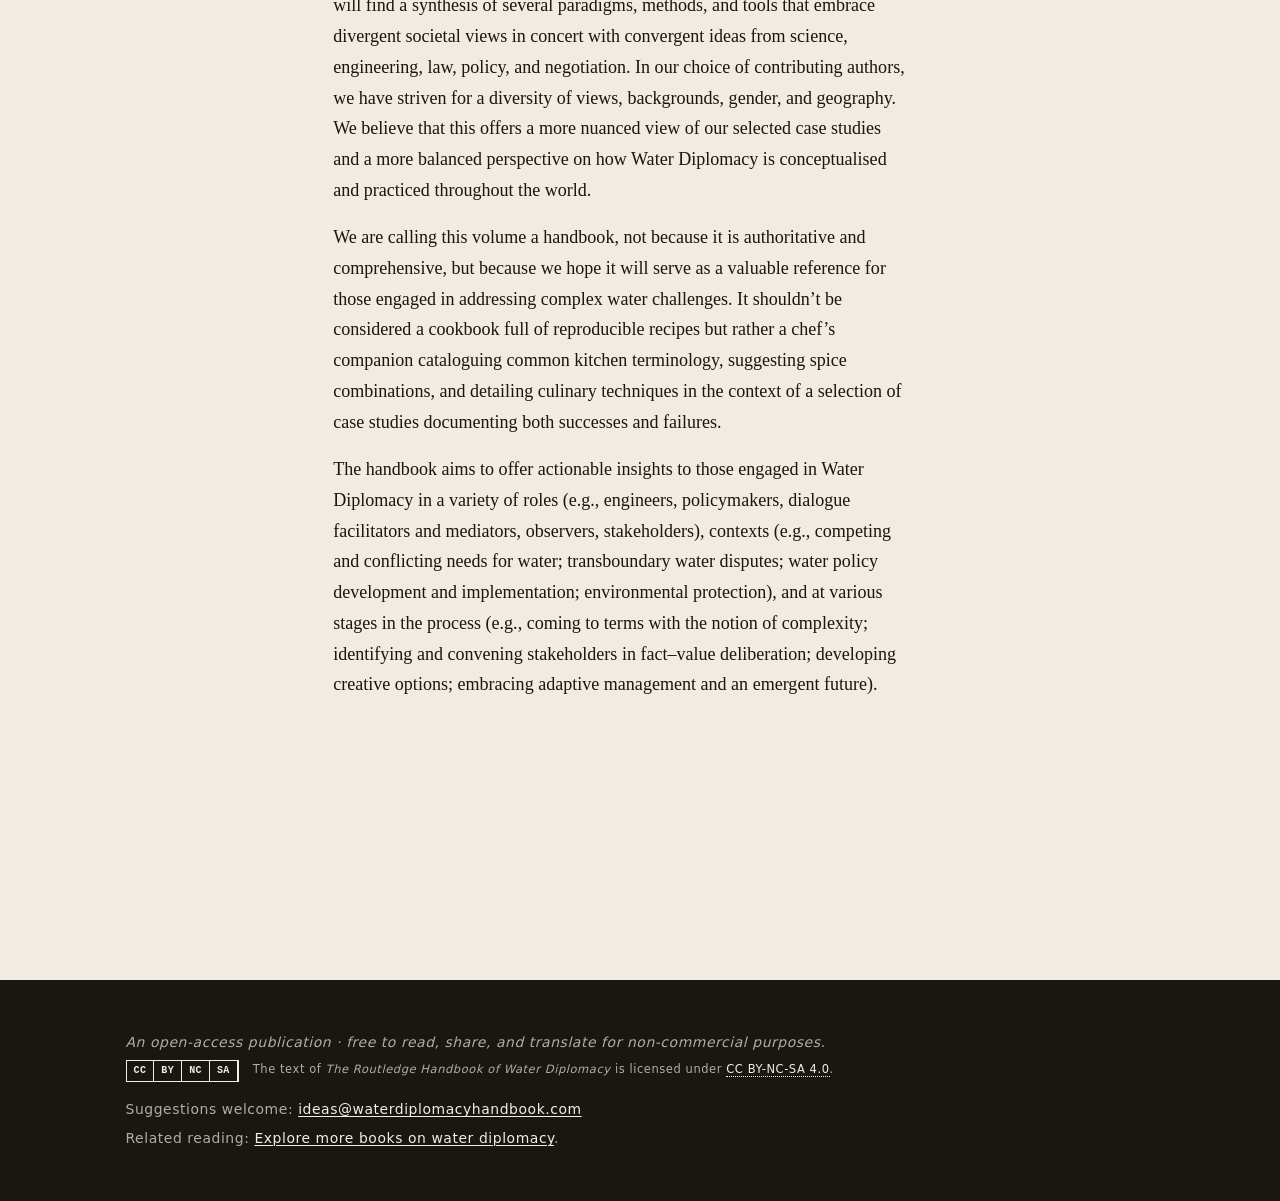
<file: detailed-overview/index.html>
<!doctype html>
<html lang="en">
<head>
	<meta charset="utf-8">
	<meta name="viewport" content="width=device-width, initial-scale=1">
	<title>Detailed Overview &ndash; The Water Diplomacy Handbook</title>
	<meta name="description" content="A longer-form overview of The Routledge Handbook of Water Diplomacy: why a handbook, who it's for, and the framework it presents.">
	<link rel="canonical" href="https://waterdiplomacyhandbook.com/detailed-overview/">
	<link rel="icon" href="/favicon.ico" sizes="any">
	<link rel="icon" href="/favicon.svg" type="image/svg+xml">
	<script>document.documentElement.classList.add("js");</script>
	<link rel="stylesheet" href="../styles.css?v=20260523-pages">

	<meta property="og:type" content="article">
	<meta property="og:site_name" content="The Water Diplomacy Handbook">
	<meta property="og:title" content="Detailed Overview – The Water Diplomacy Handbook">
	<meta property="og:description" content="A longer-form overview of The Routledge Handbook of Water Diplomacy: why a handbook, who it's for, and the framework it presents.">
	<meta property="og:url" content="https://waterdiplomacyhandbook.com/detailed-overview/">
	<meta property="og:image" content="https://waterdiplomacyhandbook.com/assets/images/cover/cover-handbook-800.jpg">
	<meta property="og:image:alt" content="Routledge Handbook of Water Diplomacy book cover">
	<meta name="twitter:card" content="summary_large_image">
	<meta name="twitter:title" content="Detailed Overview – The Water Diplomacy Handbook">
	<meta name="twitter:description" content="A longer-form overview of The Routledge Handbook of Water Diplomacy.">
	<meta name="twitter:image" content="https://waterdiplomacyhandbook.com/assets/images/cover/cover-handbook-800.jpg">
	<meta name="twitter:image:alt" content="Routledge Handbook of Water Diplomacy book cover">

	<script type="application/ld+json">
{
	"@context": "https://schema.org",
	"@type": "CreativeWork",
	"name": "Detailed Overview",
	"headline": "Detailed Overview of The Routledge Handbook of Water Diplomacy",
	"url": "https://waterdiplomacyhandbook.com/detailed-overview/",
	"inLanguage": "en",
	"isPartOf": {
		"@type": "Book",
		"@id": "https://waterdiplomacyhandbook.com/#book",
		"name": "Routledge Handbook of Water Diplomacy",
		"url": "https://waterdiplomacyhandbook.com/",
		"identifier": {
			"@type": "PropertyValue",
			"propertyID": "DOI",
			"value": "10.4324/9781003178439"
		}
	},
	"license": "https://creativecommons.org/licenses/by-nc-sa/4.0/deed.en"
}
	</script>
</head>
<body>
	<a class="skip-link" href="#content">Skip to content</a>

	<header class="site-header">
		<div class="container">
			<p class="wordmark"><a href="../" rel="home">The Water Diplomacy Handbook</a></p>
		</div>
		<nav class="site-nav" aria-label="Primary">
			<div class="container">
				<button class="nav-toggle" type="button" aria-label="Menu" aria-expanded="false" aria-controls="nav-list">Menu</button>
				<ul class="nav-list" id="nav-list">
						<li><a href="../">Home</a></li>
						<li><a href="../brief-overview/" aria-current="true">Overview</a></li>
						<li><a href="../key-themes/">Key Themes</a></li>
						<li><a href="../explore/">Explore</a></li>
						<li><a href="../chapters/">Chapters</a></li>
					</ul>
			</div>
		</nav>
	</header>

	<main id="content">
		<div class="container">
			<article class="overview-prose">
				<header class="page-head">
					<h1 class="page-title">Detailed Overview</h1>
				</header>

				<p class="overview-back"><a href="../brief-overview/">Return to the brief overview</a></p>

				<section>
					<h2>Why a handbook? How will it be different from other publications?</h2>
					<p>We have created an accessible reference for those seeking negotiated resolutions to water conflicts and dialogue opportunities at the transnational, subnational, and community scale. Many publications address these issues only at a theoretical level, and we see a compelling need for a handbook that is practice-oriented in content, structure, and its approach to theory-practice synthesis. Specifically, this handbook proceeds from the standpoint that there are no generalizable solutions to complex water problems. Instead, it emphasizes practical guidance on how and why the problem context shapes the space of actionable strategies.</p>
					<p>To this end, the handbook is structured so that readers can quickly find relevant material on the problem-specific challenges they are facing. It combines a broad introductory survey with concise topical chapters contextualized by a series of case studies. This careful synthesis of theory and practice provides a principled and pragmatic framework for addressing complex water problems through Water Diplomacy.</p>
				</section>

				<section>
					<h2>Who is this book for?</h2>
					<p>The handbook is a practical companion for anyone working to achieve a negotiated resolution to a water conflict or to strengthen emerging cooperation over a shared water resource. It uses accessible language and does not presuppose any specific background knowledge. The handbook serves as a primer for those who want to start negotiating over shared waters and a source of practical insights for those who are already engaged in a negotiation process &mdash; whether they serve as principal negotiators, dialogue facilitators, external observers, or as a member of a preparation team.</p>
					<p>Researchers of water negotiation processes will find value in the handbook&rsquo;s case studies and their contextualisation within the Water Diplomacy Framework. It will help geopolitics experts better understand political dynamics in water-scarce regions across the globe, and economic analysts better understand the role of water and societal resilience when assessing market stability.</p>
					<p>Broadly speaking, this handbook will be valuable to anyone seeking a better understanding of conflicts over shared water resources and tools for conflict prevention, mitigation, and resolution of water and related disputes. In other words, this handbook will be an accessible resource for water scholars, professionals, policy, community and opinion leaders, and everyone in between.</p>
				</section>

				<section>
					<h2>About this handbook</h2>
					<p>The most challenging contemporary water problems cross scales and boundaries. These boundaries are not just natural (e.g., between ecosystems); they are also societal (e.g., between cultures and sectors) and political (e.g., between states and communities). Water flows downhill by gravity in one moment, only to be drawn uphill towards money and power in the next. Steam is released from a power plant in one region, only to condense and acidify a sacred river in another. Floodwaters are seen as an agricultural boon by one community, only to be deemed a residential hazard a few kilometres downstream.</p>
					<p>The &ldquo;water cycle&rdquo; presented in many textbooks shows the journey of water as it is transformed by natural forces, but this story is incomplete. As water moves between natural and human systems, it undergoes societal and political transformations that are just as plentiful and important. A more comprehensive picture of the water cycle would show the complex couplings that water creates as it crosses natural, societal, and political boundaries. Such couplings are at the heart of many of our most pressing water challenges, but they cannot simply be undone, nor can they be ignored without peril. If we are to make progress on the challenges we face, we must acknowledge their complexity and develop a principled and pragmatic framework for moving forward. Such is the aim of the growing interdisciplinary field of Water Diplomacy.</p>
					<p>This handbook presents the latest insights from Water Diplomacy thinking and practice. Water Diplomacy is an evolving framework for addressing complex water problems at multiple scales &mdash; from transboundary water conflicts to distributional inequities within a state, to disputes between endangered fish and indigenous farmers. Here, Water Diplomacy refers not only to the official state-sanctioned diplomacy that happens in official meetings but also to <em>being diplomatic</em> in the ordinary, local, and often informal circumstances in which water is contested. In this broader view, diplomacy refers to a negotiated problem-solving approach that is both <em>principled</em> (i.e., rejects options that compromise or ignore values) and <em>pragmatic</em> (i.e., acknowledges that contextual constraints may necessitate negotiation of interests).</p>
					<p>This broader notion of diplomacy is aligned with both its traditional and contemporary conceptualisations (e.g., multi-track diplomacy) but extends its reach to problems on smaller scales and in local contexts. In the same vein, we regard Water Diplomacy as an inclusive interdisciplinary field including technical, legal, and governance tracks contributing to a wide range of other related notions spanning from peace and security, resource and employment security, to technical issues related to the management of shared resources. This handbook thus aims to be a reference point for actors and institutions that contribute to Water Diplomacy processes but have divergent perceptions of shared risks and opportunities, especially in situations where water can become a source of conflict or cooperation.</p>
					<p>In assembling this handbook, we have sought to collect, refine, and synthesise actionable insights from the latest thinking on achieving equitable and sustainable water governance and management in complex contexts. In it, you will find a synthesis of several paradigms, methods, and tools that embrace divergent societal views in concert with convergent ideas from science, engineering, law, policy, and negotiation. In our choice of contributing authors, we have striven for a diversity of views, backgrounds, gender, and geography. We believe that this offers a more nuanced view of our selected case studies and a more balanced perspective on how Water Diplomacy is conceptualised and practiced throughout the world.</p>
					<p>We are calling this volume a handbook, not because it is authoritative and comprehensive, but because we hope it will serve as a valuable reference for those engaged in addressing complex water challenges. It shouldn&rsquo;t be considered a cookbook full of reproducible recipes but rather a chef&rsquo;s companion cataloguing common kitchen terminology, suggesting spice combinations, and detailing culinary techniques in the context of a selection of case studies documenting both successes and failures.</p>
					<p>The handbook aims to offer actionable insights to those engaged in Water Diplomacy in a variety of roles (e.g., engineers, policymakers, dialogue facilitators and mediators, observers, stakeholders), contexts (e.g., competing and conflicting needs for water; transboundary water disputes; water policy development and implementation; environmental protection), and at various stages in the process (e.g., coming to terms with the notion of complexity; identifying and convening stakeholders in fact&ndash;value deliberation; developing creative options; embracing adaptive management and an emergent future).</p>
				</section>
			</article>
		</div>
	</main>

	<footer class="site-footer">
		<div class="container">
			<p class="oa">An open-access publication &middot; free to read, share, and translate for non-commercial purposes.</p>
			<p class="oa-meta">
				<a class="cc-badge" href="https://creativecommons.org/licenses/by-nc-sa/4.0/deed.en" rel="license">
					<span class="cc-mark" aria-hidden="true">CC</span>
					<span class="cc-mark" aria-hidden="true">BY</span>
					<span class="cc-mark" aria-hidden="true">NC</span>
					<span class="cc-mark" aria-hidden="true">SA</span>
					<span class="sr">Creative Commons Attribution-NonCommercial-ShareAlike 4.0 International</span>
				</a>
				<span class="oa-text">The text of <em>The Routledge Handbook of Water Diplomacy</em> is licensed under <a href="https://creativecommons.org/licenses/by-nc-sa/4.0/deed.en" rel="license">CC&nbsp;BY-NC-SA&nbsp;4.0</a>.</span>
			</p>
			<p class="footer-contact">Suggestions welcome: <a href="mailto:ideas@waterdiplomacyhandbook.com">ideas@waterdiplomacyhandbook.com</a></p>
			<p class="footer-related">Related reading: <a href="https://waterdiplomacybooks.com/">Explore more books on water diplomacy</a>.</p>
		</div>
	</footer>
	<script src="../nav.js" defer></script>
	<!-- Cloudflare Web Analytics --><script defer src="https://static.cloudflareinsights.com/beacon.min.js" data-cf-beacon='{"token":"01be9aa19bea4b0d8bfd4ba75baf1956"}'></script><!-- End Cloudflare Web Analytics -->
</body>
</html>
</file>
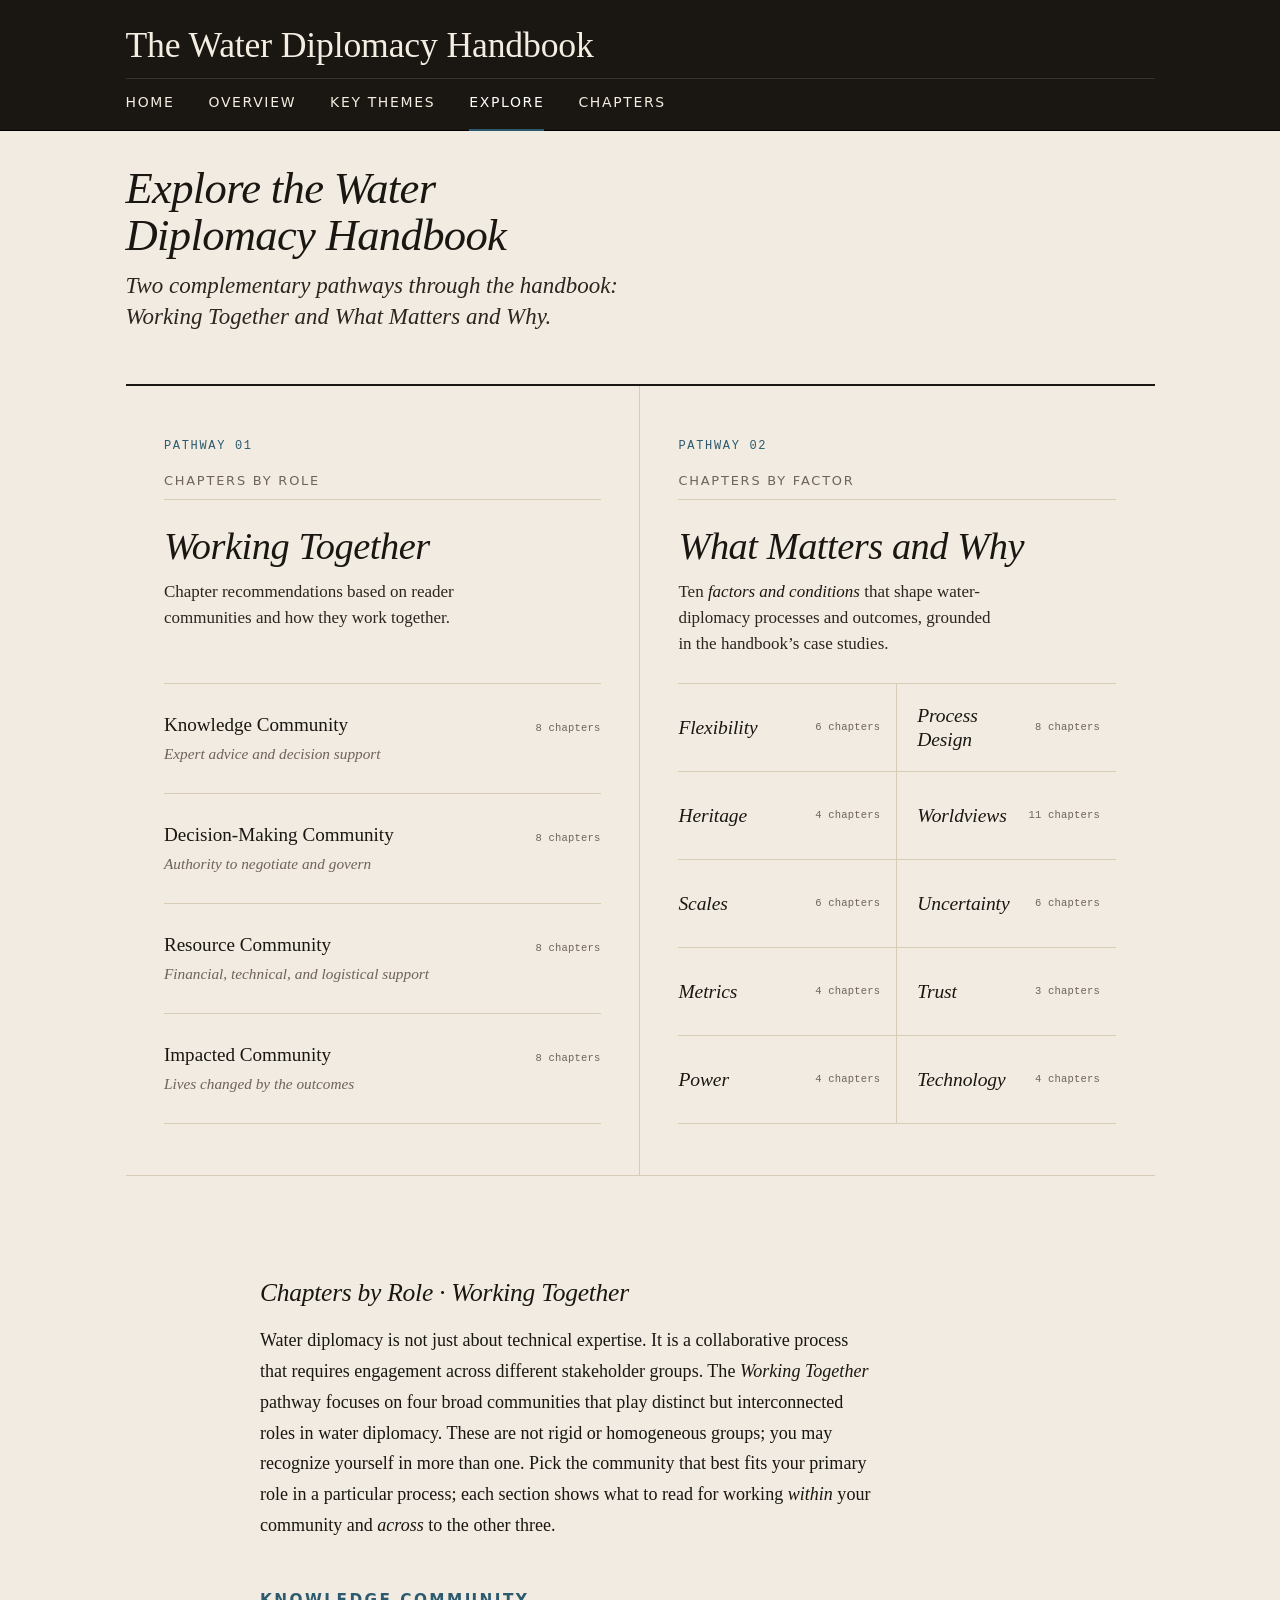
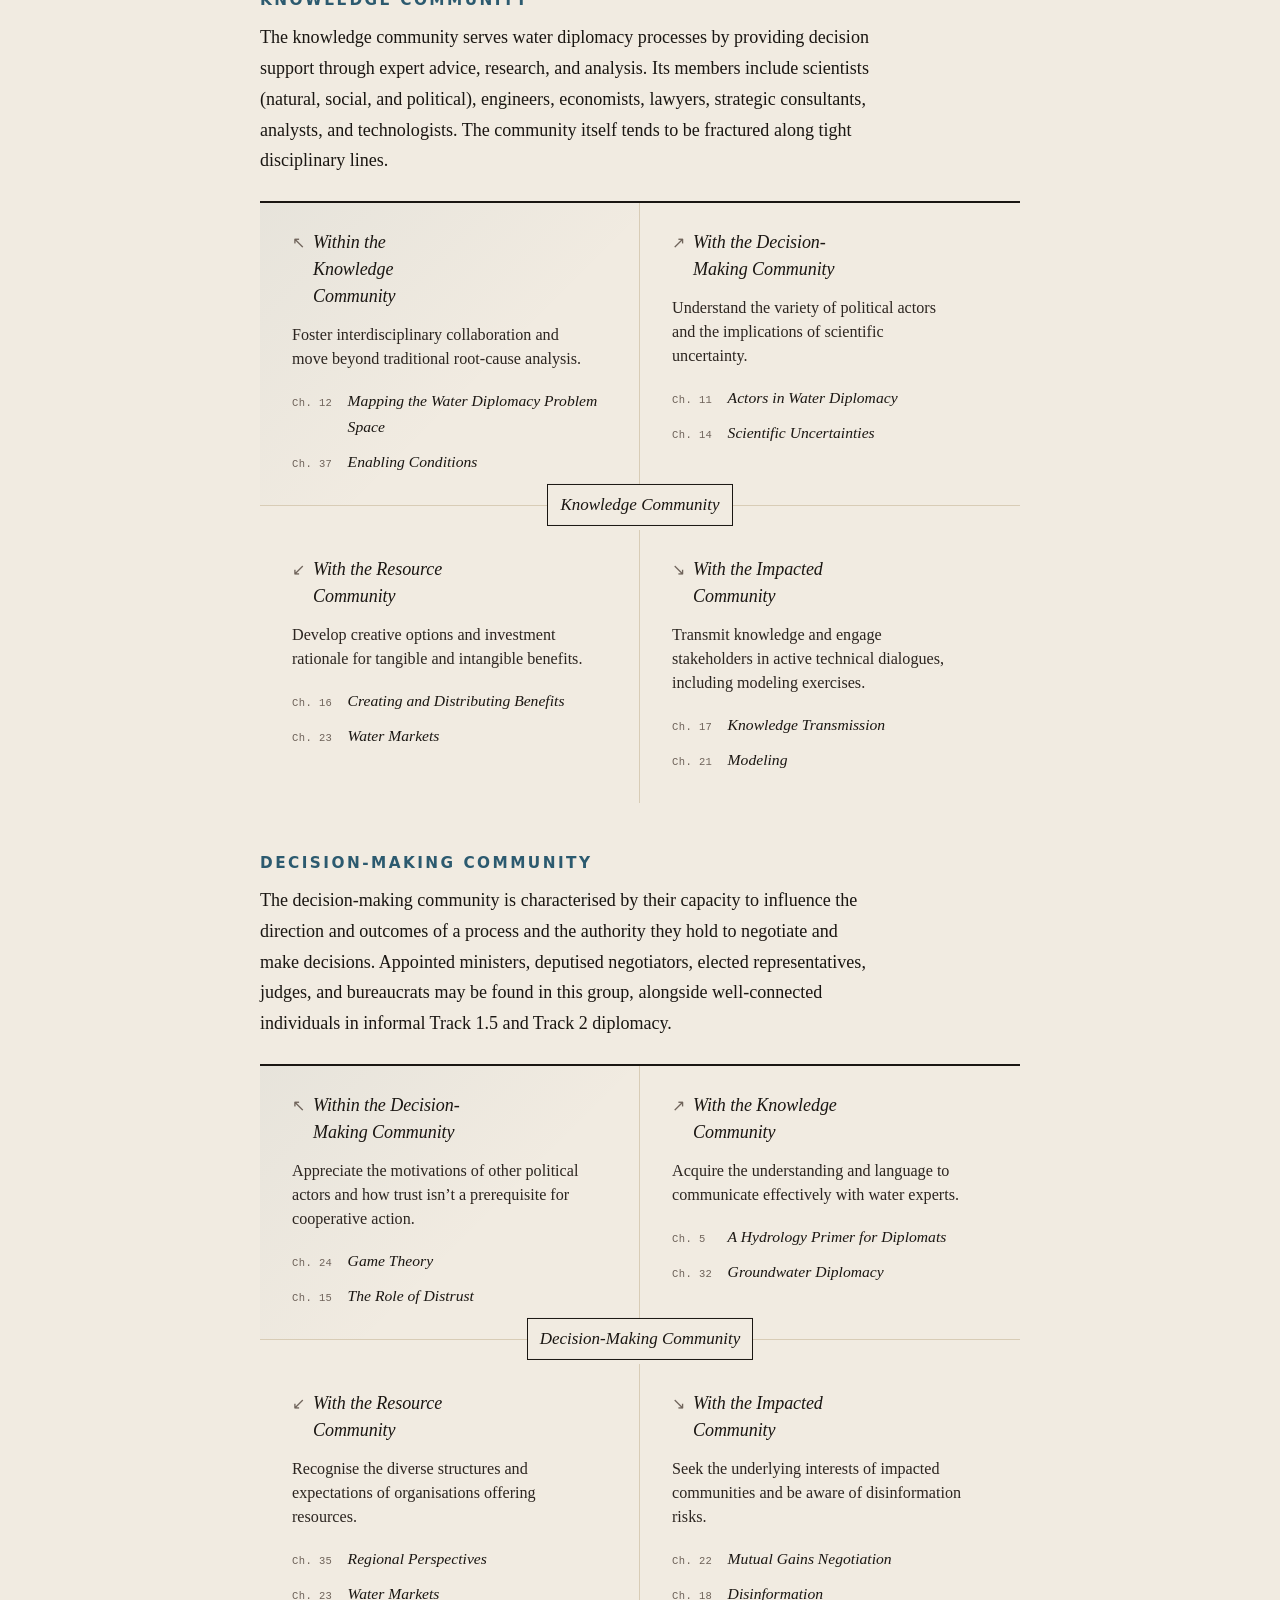
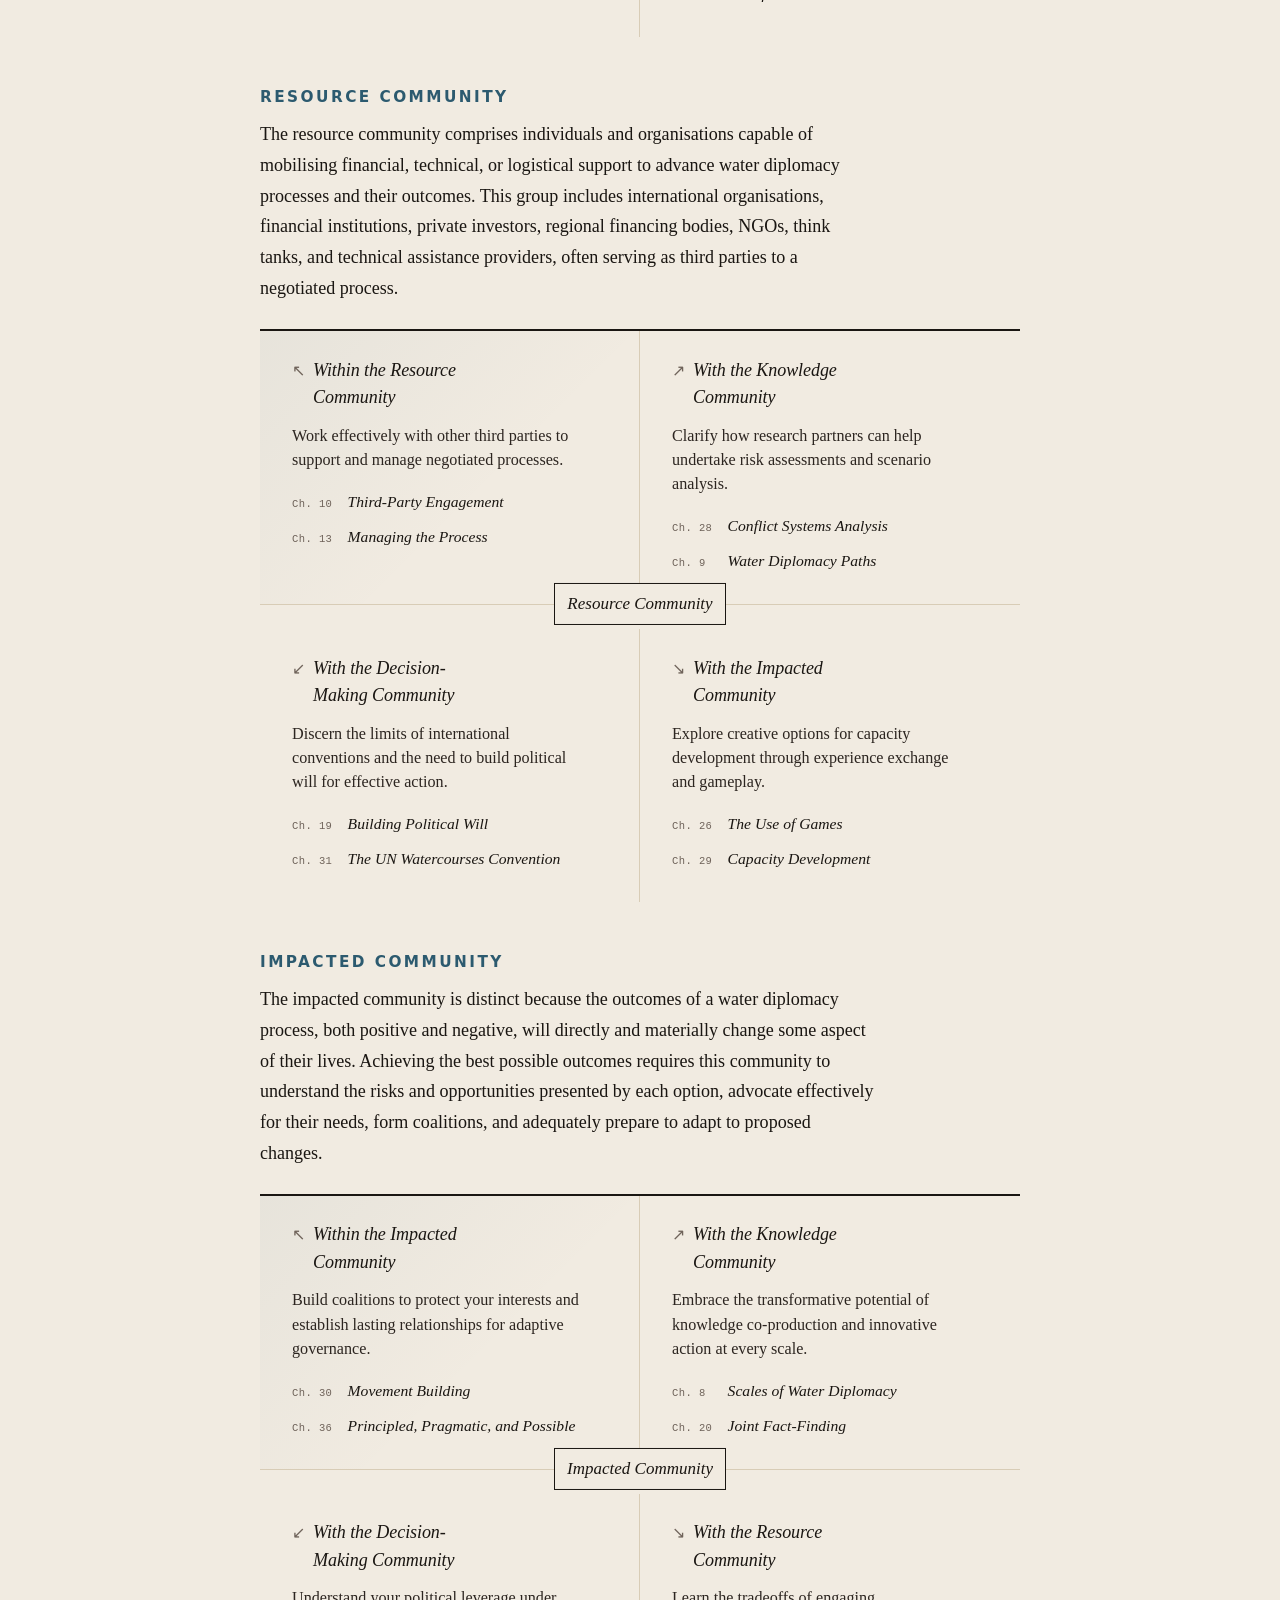
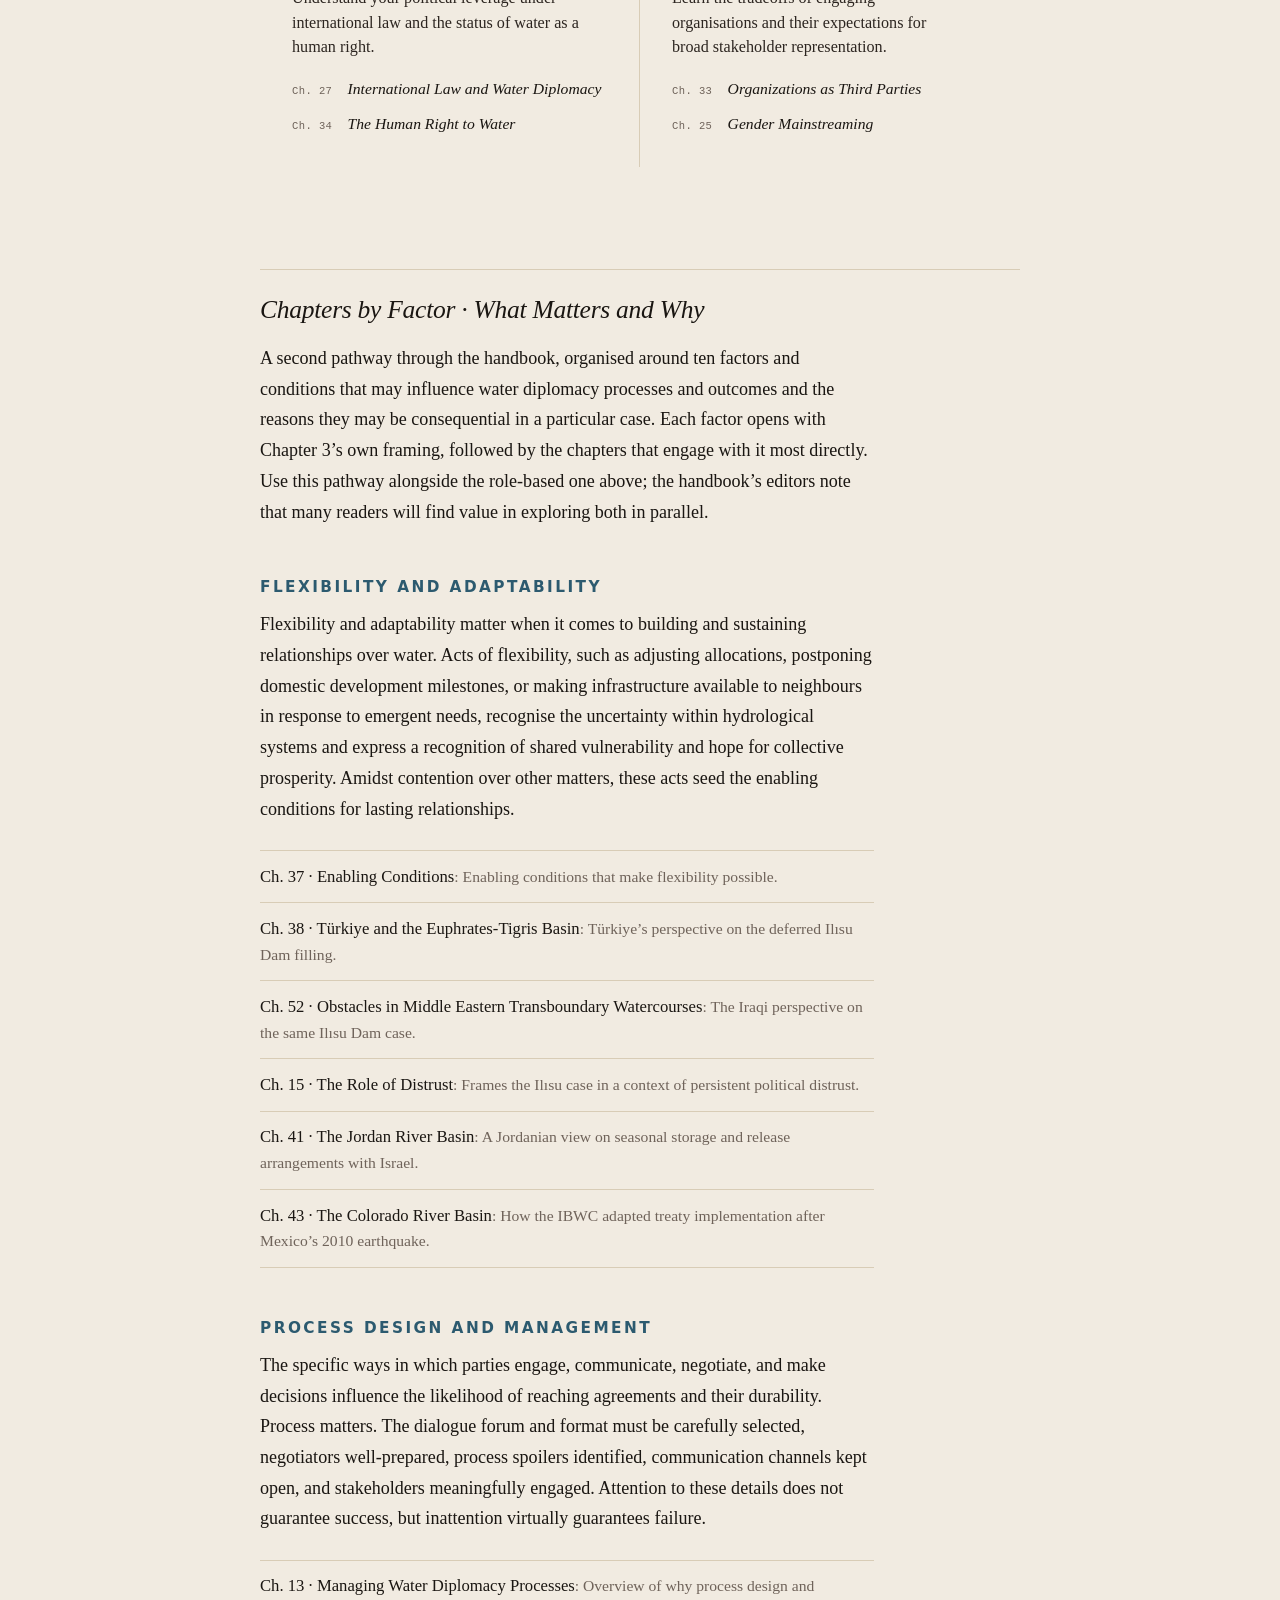
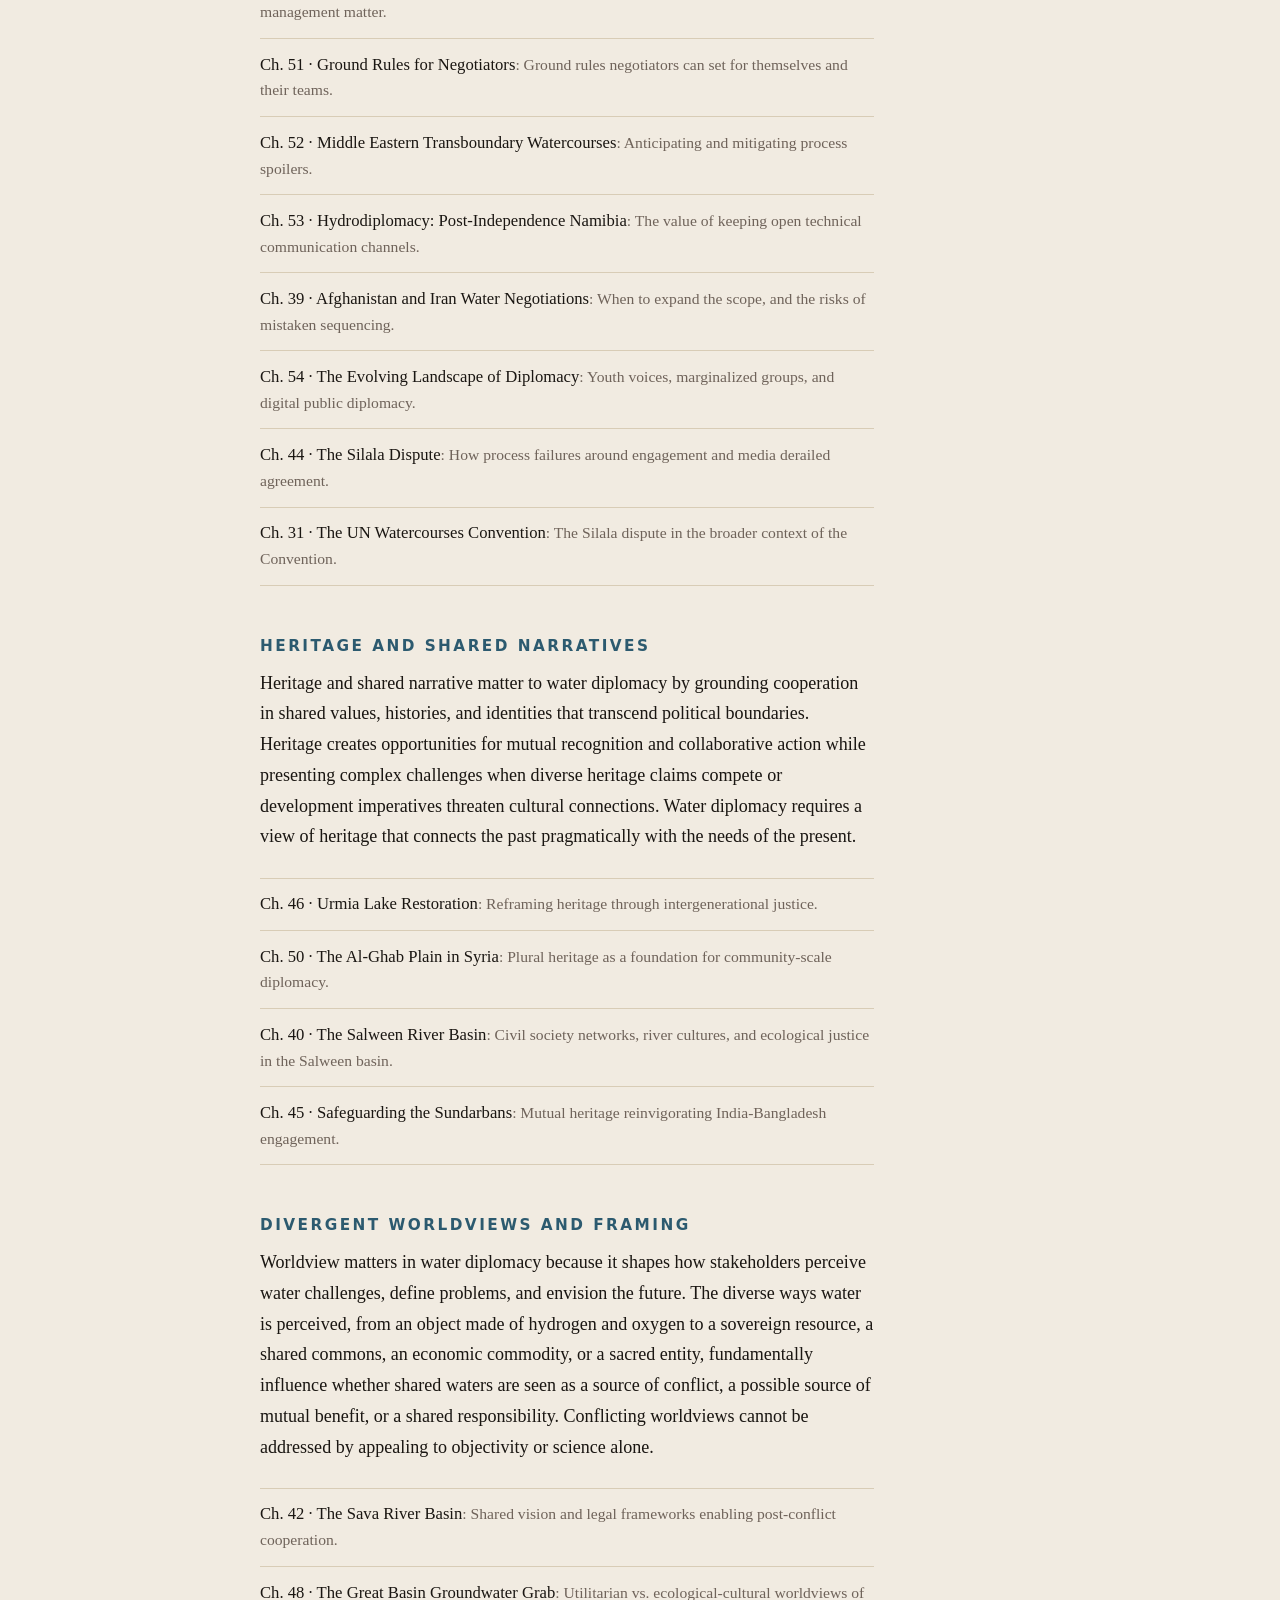
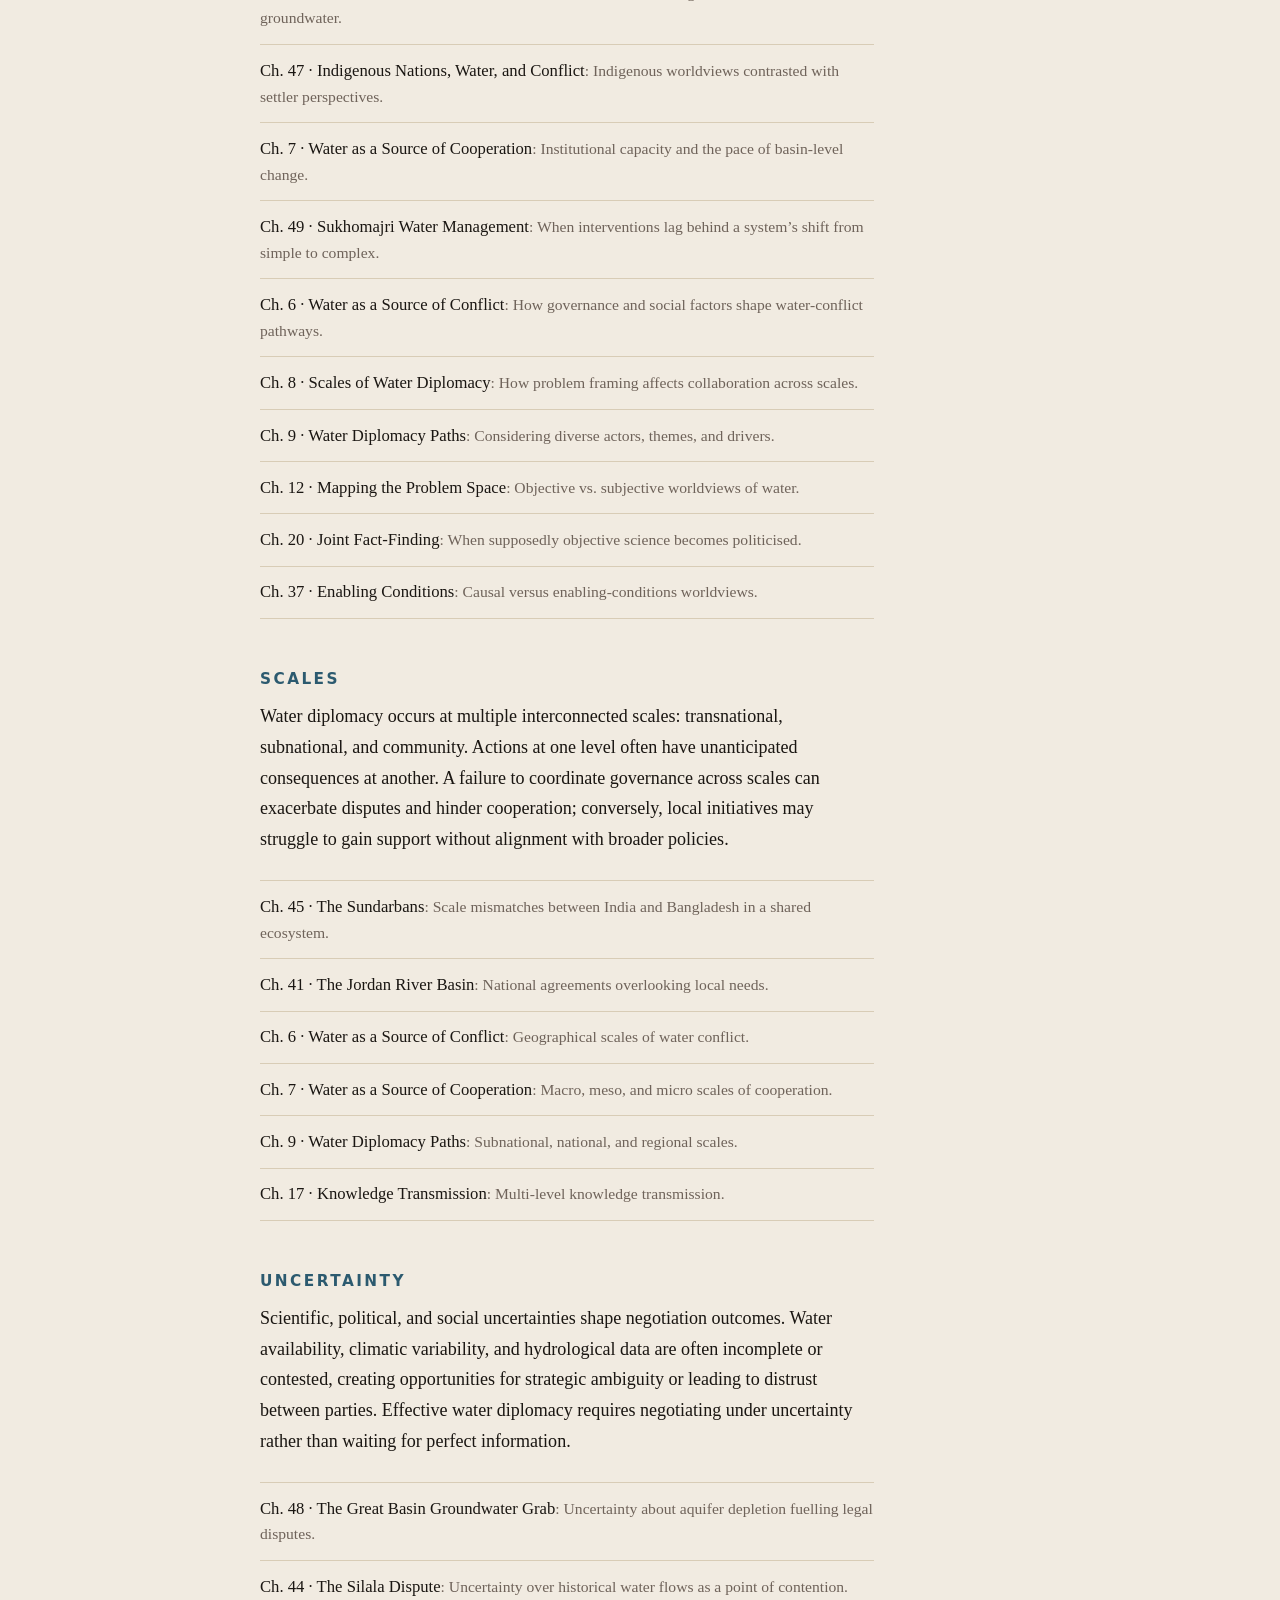
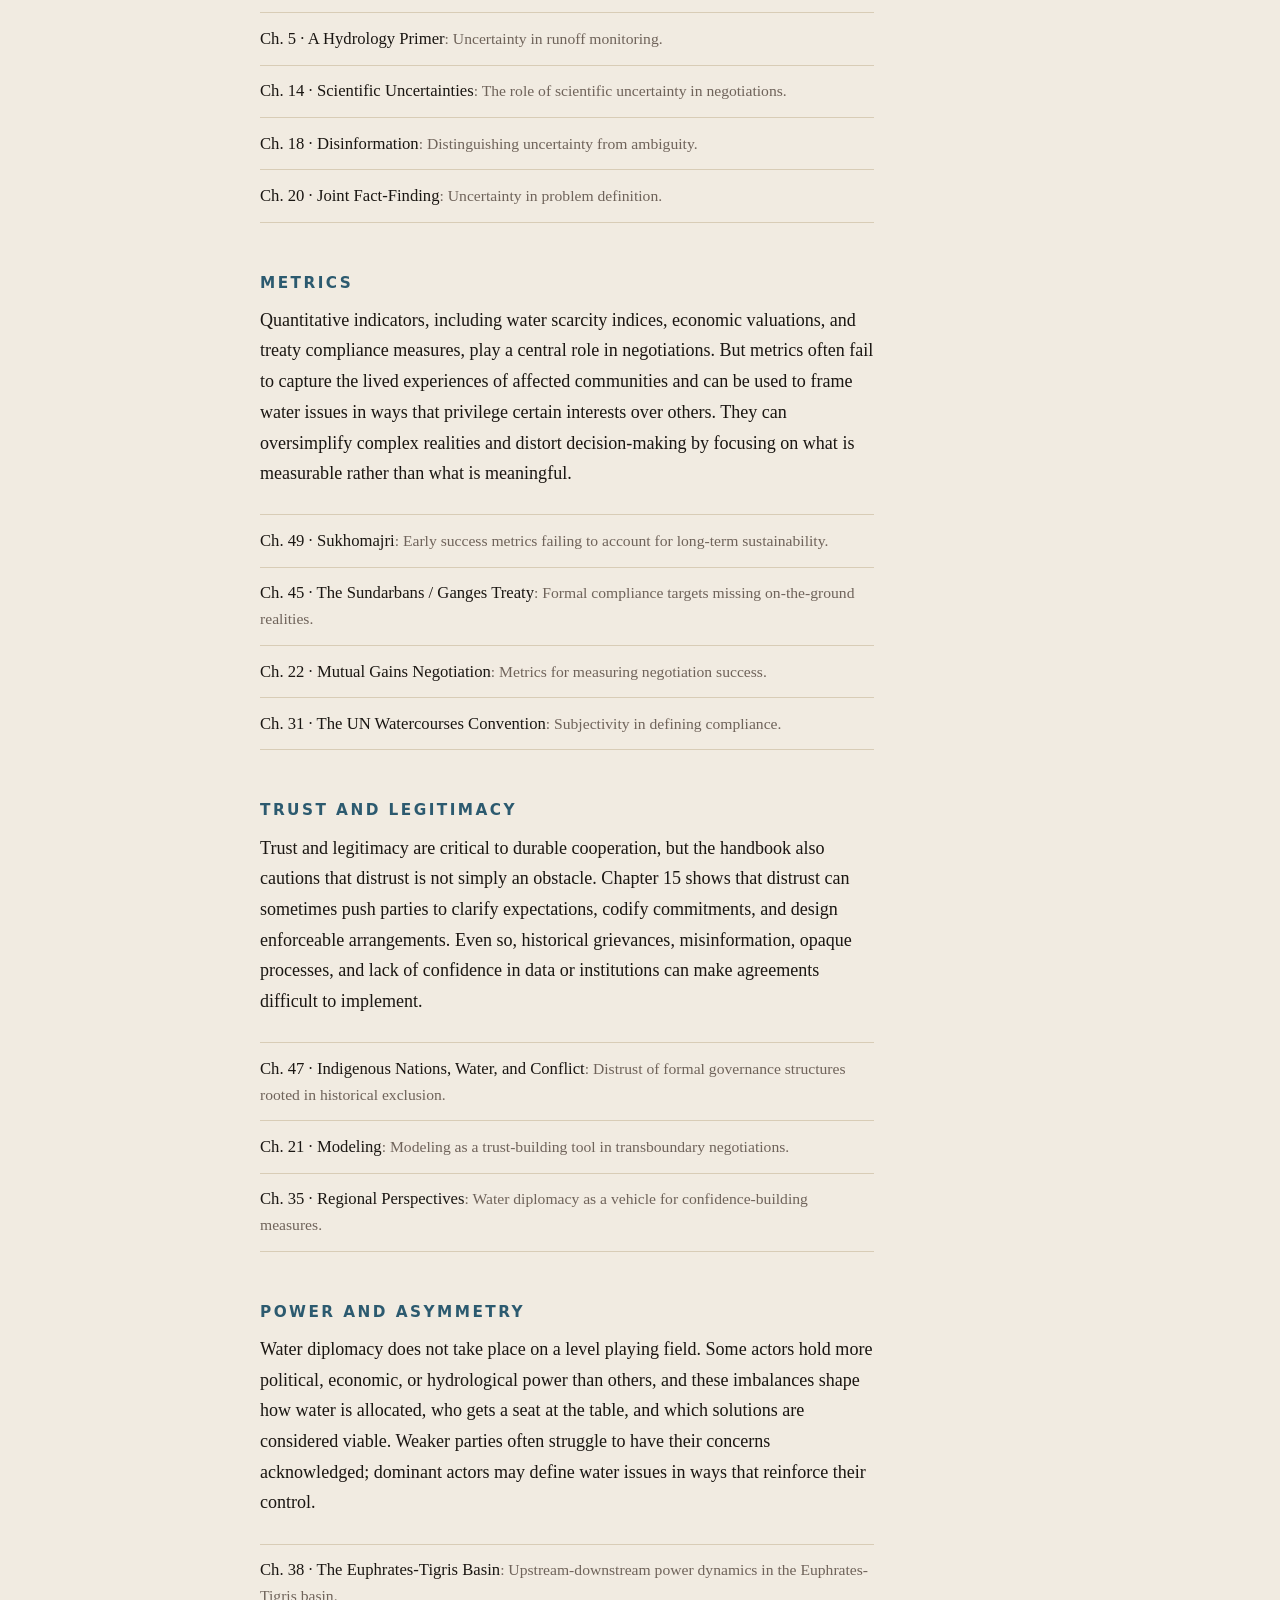
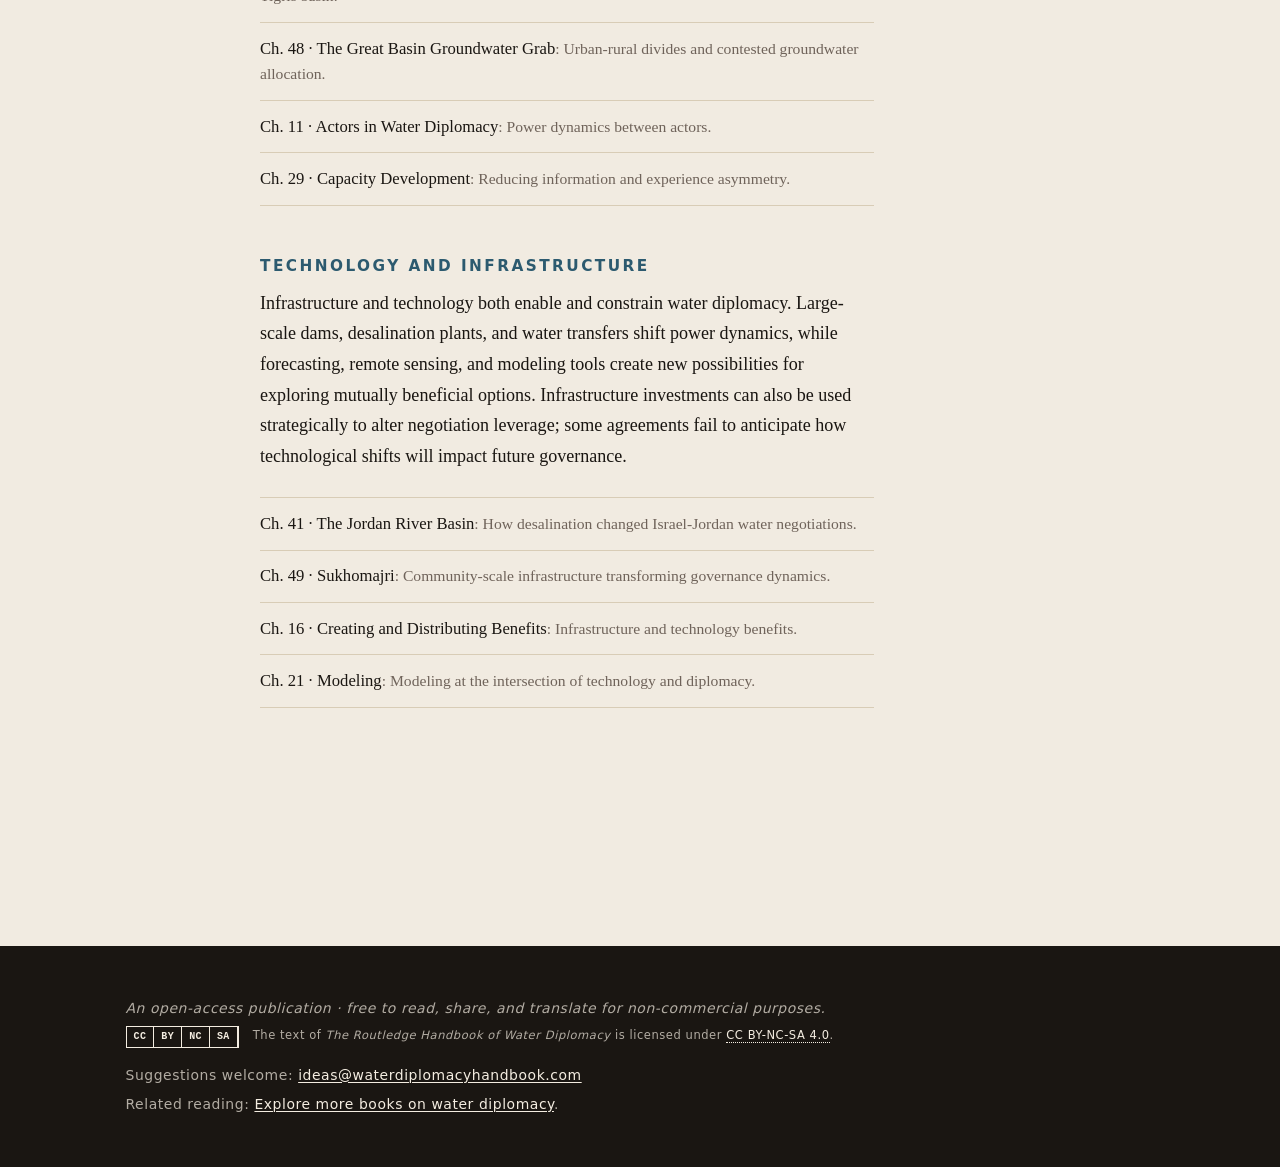
<file: explore/index.html>
<!doctype html>
<html lang="en">
<head>
	<meta charset="utf-8">
	<meta name="viewport" content="width=device-width, initial-scale=1">
	<title>Explore the Water Diplomacy Handbook</title>
	<meta name="description" content="Explore the Routledge Handbook of Water Diplomacy by reader role or by factor — two navigation pathways across 54 open-access chapters.">
	<link rel="canonical" href="https://waterdiplomacyhandbook.com/explore/">
	<link rel="icon" href="/favicon.ico" sizes="any">
	<link rel="icon" href="/favicon.svg" type="image/svg+xml">
	<script>document.documentElement.classList.add("js");</script>
	<link rel="stylesheet" href="../styles.css?v=20260523-pages">

	<meta property="og:type" content="article">
	<meta property="og:site_name" content="The Water Diplomacy Handbook">
	<meta property="og:title" content="Explore the Water Diplomacy Handbook">
	<meta property="og:description" content="Explore the Routledge Handbook of Water Diplomacy by reader role or by factor — two navigation pathways across 54 open-access chapters.">
	<meta property="og:url" content="https://waterdiplomacyhandbook.com/explore/">
	<meta property="og:image" content="https://waterdiplomacyhandbook.com/assets/images/cover/cover-handbook-800.jpg">
	<meta property="og:image:alt" content="Routledge Handbook of Water Diplomacy book cover">
	<meta name="twitter:card" content="summary_large_image">
	<meta name="twitter:title" content="Explore the Water Diplomacy Handbook">
	<meta name="twitter:description" content="Two reading pathways through the handbook: by reader role (four communities) and by factor (ten factors and conditions).">
	<meta name="twitter:image" content="https://waterdiplomacyhandbook.com/assets/images/cover/cover-handbook-800.jpg">
	<meta name="twitter:image:alt" content="Routledge Handbook of Water Diplomacy book cover">

	<script type="application/ld+json">
{
  "@context": "https://schema.org",
  "@type": "CollectionPage",
  "name": "Explore the Water Diplomacy Handbook",
  "url": "https://waterdiplomacyhandbook.com/explore/",
  "description": "Two complementary navigation pathways through the Routledge Handbook of Water Diplomacy, drawn from Chapter 3: by reader role (four communities: knowledge, decision-making, resource, impacted) and by factor (ten factors and conditions that shape water diplomacy processes and outcomes).",
  "inLanguage": "en",
  "isPartOf": {
    "@type": "Book",
    "@id": "https://waterdiplomacyhandbook.com/#book",
    "name": "Routledge Handbook of Water Diplomacy",
    "url": "https://waterdiplomacyhandbook.com/",
    "identifier": {
      "@type": "PropertyValue",
      "propertyID": "DOI",
      "value": "10.4324/9781003178439"
    }
  },
  "mainEntity": {
    "@type": "ItemList",
    "name": "Reading pathways",
    "itemListElement": [
      {
        "@type": "ListItem",
        "position": 1,
        "name": "Knowledge Community",
        "url": "https://waterdiplomacyhandbook.com/explore/#community-knowledge"
      },
      {
        "@type": "ListItem",
        "position": 2,
        "name": "Decision-Making Community",
        "url": "https://waterdiplomacyhandbook.com/explore/#community-decision-making"
      },
      {
        "@type": "ListItem",
        "position": 3,
        "name": "Resource Community",
        "url": "https://waterdiplomacyhandbook.com/explore/#community-resource"
      },
      {
        "@type": "ListItem",
        "position": 4,
        "name": "Impacted Community",
        "url": "https://waterdiplomacyhandbook.com/explore/#community-impacted"
      },
      {
        "@type": "ListItem",
        "position": 5,
        "name": "Flexibility and Adaptability",
        "url": "https://waterdiplomacyhandbook.com/explore/#flexibility"
      },
      {
        "@type": "ListItem",
        "position": 6,
        "name": "Process Design and Management",
        "url": "https://waterdiplomacyhandbook.com/explore/#process-design"
      },
      {
        "@type": "ListItem",
        "position": 7,
        "name": "Heritage and Shared Narratives",
        "url": "https://waterdiplomacyhandbook.com/explore/#heritage"
      },
      {
        "@type": "ListItem",
        "position": 8,
        "name": "Divergent Worldviews and Framing",
        "url": "https://waterdiplomacyhandbook.com/explore/#worldviews"
      },
      {
        "@type": "ListItem",
        "position": 9,
        "name": "Scales",
        "url": "https://waterdiplomacyhandbook.com/explore/#scales"
      },
      {
        "@type": "ListItem",
        "position": 10,
        "name": "Uncertainty",
        "url": "https://waterdiplomacyhandbook.com/explore/#uncertainty"
      },
      {
        "@type": "ListItem",
        "position": 11,
        "name": "Metrics",
        "url": "https://waterdiplomacyhandbook.com/explore/#metrics"
      },
      {
        "@type": "ListItem",
        "position": 12,
        "name": "Trust and Legitimacy",
        "url": "https://waterdiplomacyhandbook.com/explore/#trust"
      },
      {
        "@type": "ListItem",
        "position": 13,
        "name": "Power and Asymmetry",
        "url": "https://waterdiplomacyhandbook.com/explore/#power"
      },
      {
        "@type": "ListItem",
        "position": 14,
        "name": "Technology and Infrastructure",
        "url": "https://waterdiplomacyhandbook.com/explore/#technology"
      }
    ]
  },
  "hasPart": [
    {
      "@type": "Chapter",
      "position": 5,
      "name": "A Hydrology Primer for Diplomats",
      "url": "https://doi.org/10.4324/9781003178439-7",
      "identifier": {
        "@type": "PropertyValue",
        "propertyID": "DOI",
        "value": "10.4324/9781003178439-7"
      }
    },
    {
      "@type": "Chapter",
      "position": 6,
      "name": "Water as a Source of Conflict",
      "url": "https://doi.org/10.4324/9781003178439-8",
      "identifier": {
        "@type": "PropertyValue",
        "propertyID": "DOI",
        "value": "10.4324/9781003178439-8"
      }
    },
    {
      "@type": "Chapter",
      "position": 7,
      "name": "Water as a Source of Cooperation",
      "url": "https://doi.org/10.4324/9781003178439-9",
      "identifier": {
        "@type": "PropertyValue",
        "propertyID": "DOI",
        "value": "10.4324/9781003178439-9"
      }
    },
    {
      "@type": "Chapter",
      "position": 8,
      "name": "Scales of Water Diplomacy",
      "url": "https://doi.org/10.4324/9781003178439-10",
      "identifier": {
        "@type": "PropertyValue",
        "propertyID": "DOI",
        "value": "10.4324/9781003178439-10"
      }
    },
    {
      "@type": "Chapter",
      "position": 9,
      "name": "Water Diplomacy Paths: An Approach to Recognize Water Diplomacy Actions",
      "url": "https://doi.org/10.4324/9781003178439-11",
      "identifier": {
        "@type": "PropertyValue",
        "propertyID": "DOI",
        "value": "10.4324/9781003178439-11"
      }
    },
    {
      "@type": "Chapter",
      "position": 10,
      "name": "Water Diplomacy and Third-Party Engagement",
      "url": "https://doi.org/10.4324/9781003178439-12",
      "identifier": {
        "@type": "PropertyValue",
        "propertyID": "DOI",
        "value": "10.4324/9781003178439-12"
      }
    },
    {
      "@type": "Chapter",
      "position": 11,
      "name": "Actors in Water Diplomacy: The Good, the Bad, and the Ugly",
      "url": "https://doi.org/10.4324/9781003178439-13",
      "identifier": {
        "@type": "PropertyValue",
        "propertyID": "DOI",
        "value": "10.4324/9781003178439-13"
      }
    },
    {
      "@type": "Chapter",
      "position": 12,
      "name": "Mapping the Water Diplomacy Problem Space",
      "url": "https://doi.org/10.4324/9781003178439-15",
      "identifier": {
        "@type": "PropertyValue",
        "propertyID": "DOI",
        "value": "10.4324/9781003178439-15"
      }
    },
    {
      "@type": "Chapter",
      "position": 13,
      "name": "Managing Water Diplomacy Processes",
      "url": "https://doi.org/10.4324/9781003178439-16",
      "identifier": {
        "@type": "PropertyValue",
        "propertyID": "DOI",
        "value": "10.4324/9781003178439-16"
      }
    },
    {
      "@type": "Chapter",
      "position": 14,
      "name": "The Role of Scientific Uncertainties in Transboundary Water Negotiations",
      "url": "https://doi.org/10.4324/9781003178439-17",
      "identifier": {
        "@type": "PropertyValue",
        "propertyID": "DOI",
        "value": "10.4324/9781003178439-17"
      }
    },
    {
      "@type": "Chapter",
      "position": 15,
      "name": "The Role of Distrust in Transboundary Water Relations",
      "url": "https://doi.org/10.4324/9781003178439-18",
      "identifier": {
        "@type": "PropertyValue",
        "propertyID": "DOI",
        "value": "10.4324/9781003178439-18"
      }
    },
    {
      "@type": "Chapter",
      "position": 16,
      "name": "Creating and Distributing Benefits in Water Diplomacy",
      "url": "https://doi.org/10.4324/9781003178439-19",
      "identifier": {
        "@type": "PropertyValue",
        "propertyID": "DOI",
        "value": "10.4324/9781003178439-19"
      }
    },
    {
      "@type": "Chapter",
      "position": 17,
      "name": "The Role of Knowledge Transmission in Water Diplomacy",
      "url": "https://doi.org/10.4324/9781003178439-20",
      "identifier": {
        "@type": "PropertyValue",
        "propertyID": "DOI",
        "value": "10.4324/9781003178439-20"
      }
    },
    {
      "@type": "Chapter",
      "position": 18,
      "name": "Disinformation Challenges in Water Governance and Diplomacy",
      "url": "https://doi.org/10.4324/9781003178439-21",
      "identifier": {
        "@type": "PropertyValue",
        "propertyID": "DOI",
        "value": "10.4324/9781003178439-21"
      }
    },
    {
      "@type": "Chapter",
      "position": 19,
      "name": "Building Political Will for Water Diplomacy",
      "url": "https://doi.org/10.4324/9781003178439-23",
      "identifier": {
        "@type": "PropertyValue",
        "propertyID": "DOI",
        "value": "10.4324/9781003178439-23"
      }
    },
    {
      "@type": "Chapter",
      "position": 20,
      "name": "Joint Fact-Finding to Tackle Difficult Water Challenges",
      "url": "https://doi.org/10.4324/9781003178439-24",
      "identifier": {
        "@type": "PropertyValue",
        "propertyID": "DOI",
        "value": "10.4324/9781003178439-24"
      }
    },
    {
      "@type": "Chapter",
      "position": 21,
      "name": "Modeling to Support Water Management Negotiations",
      "url": "https://doi.org/10.4324/9781003178439-25",
      "identifier": {
        "@type": "PropertyValue",
        "propertyID": "DOI",
        "value": "10.4324/9781003178439-25"
      }
    },
    {
      "@type": "Chapter",
      "position": 22,
      "name": "Mutual Gains Negotiation in Water Diplomacy",
      "url": "https://doi.org/10.4324/9781003178439-26",
      "identifier": {
        "@type": "PropertyValue",
        "propertyID": "DOI",
        "value": "10.4324/9781003178439-26"
      }
    },
    {
      "@type": "Chapter",
      "position": 23,
      "name": "Water Markets: Tools for Management and Diplomacy",
      "url": "https://doi.org/10.4324/9781003178439-27",
      "identifier": {
        "@type": "PropertyValue",
        "propertyID": "DOI",
        "value": "10.4324/9781003178439-27"
      }
    },
    {
      "@type": "Chapter",
      "position": 24,
      "name": "Game Theory: Insights for Water Diplomacy",
      "url": "https://doi.org/10.4324/9781003178439-28",
      "identifier": {
        "@type": "PropertyValue",
        "propertyID": "DOI",
        "value": "10.4324/9781003178439-28"
      }
    },
    {
      "@type": "Chapter",
      "position": 25,
      "name": "Gender Mainstreaming and Gender Transformative Approaches: Assessing Progress and Potential in Water Diplomacy",
      "url": "https://doi.org/10.4324/9781003178439-29",
      "identifier": {
        "@type": "PropertyValue",
        "propertyID": "DOI",
        "value": "10.4324/9781003178439-29"
      }
    },
    {
      "@type": "Chapter",
      "position": 26,
      "name": "The Use of Games in Water Diplomacy with Communities",
      "url": "https://doi.org/10.4324/9781003178439-30",
      "identifier": {
        "@type": "PropertyValue",
        "propertyID": "DOI",
        "value": "10.4324/9781003178439-30"
      }
    },
    {
      "@type": "Chapter",
      "position": 27,
      "name": "International Law and Water Diplomacy",
      "url": "https://doi.org/10.4324/9781003178439-31",
      "identifier": {
        "@type": "PropertyValue",
        "propertyID": "DOI",
        "value": "10.4324/9781003178439-31"
      }
    },
    {
      "@type": "Chapter",
      "position": 28,
      "name": "Conflict Systems Analysis: Integrating Climate and Water Risks",
      "url": "https://doi.org/10.4324/9781003178439-32",
      "identifier": {
        "@type": "PropertyValue",
        "propertyID": "DOI",
        "value": "10.4324/9781003178439-32"
      }
    },
    {
      "@type": "Chapter",
      "position": 29,
      "name": "Capacity Development for Water Diplomacy: The Experience Exchange Approach",
      "url": "https://doi.org/10.4324/9781003178439-33",
      "identifier": {
        "@type": "PropertyValue",
        "propertyID": "DOI",
        "value": "10.4324/9781003178439-33"
      }
    },
    {
      "@type": "Chapter",
      "position": 30,
      "name": "Movement Building Transformative Water Diplomacy Approaches",
      "url": "https://doi.org/10.4324/9781003178439-34",
      "identifier": {
        "@type": "PropertyValue",
        "propertyID": "DOI",
        "value": "10.4324/9781003178439-34"
      }
    },
    {
      "@type": "Chapter",
      "position": 31,
      "name": "The UN Watercourses Convention and Its Relevance to Water Diplomacy and Negotiated Agreements",
      "url": "https://doi.org/10.4324/9781003178439-36",
      "identifier": {
        "@type": "PropertyValue",
        "propertyID": "DOI",
        "value": "10.4324/9781003178439-36"
      }
    },
    {
      "@type": "Chapter",
      "position": 32,
      "name": "Groundwater Diplomacy: Addressing Unseen but Essential Water Resources",
      "url": "https://doi.org/10.4324/9781003178439-37",
      "identifier": {
        "@type": "PropertyValue",
        "propertyID": "DOI",
        "value": "10.4324/9781003178439-37"
      }
    },
    {
      "@type": "Chapter",
      "position": 33,
      "name": "Organizations as Third Parties",
      "url": "https://doi.org/10.4324/9781003178439-38",
      "identifier": {
        "@type": "PropertyValue",
        "propertyID": "DOI",
        "value": "10.4324/9781003178439-38"
      }
    },
    {
      "@type": "Chapter",
      "position": 34,
      "name": "The Human Right to Water and Its Relevance in Transboundary Contexts",
      "url": "https://doi.org/10.4324/9781003178439-39",
      "identifier": {
        "@type": "PropertyValue",
        "propertyID": "DOI",
        "value": "10.4324/9781003178439-39"
      }
    },
    {
      "@type": "Chapter",
      "position": 35,
      "name": "Regional Perspectives on Water and Diplomacy",
      "url": "https://doi.org/10.4324/9781003178439-40",
      "identifier": {
        "@type": "PropertyValue",
        "propertyID": "DOI",
        "value": "10.4324/9781003178439-40"
      }
    },
    {
      "@type": "Chapter",
      "position": 36,
      "name": "Principled, Pragmatic, and Possible: Water Diplomacy in the Great Bay Estuary",
      "url": "https://doi.org/10.4324/9781003178439-41",
      "identifier": {
        "@type": "PropertyValue",
        "propertyID": "DOI",
        "value": "10.4324/9781003178439-41"
      }
    },
    {
      "@type": "Chapter",
      "position": 37,
      "name": "Neither Necessary nor Sufficient: Roles and Relevance of Enabling Conditions in Resolving Complex Water Problems at Different Scales",
      "url": "https://doi.org/10.4324/9781003178439-42",
      "identifier": {
        "@type": "PropertyValue",
        "propertyID": "DOI",
        "value": "10.4324/9781003178439-42"
      }
    },
    {
      "@type": "Chapter",
      "position": 38,
      "name": "Türkiye's Perspective on Water Cooperation in the Euphrates-Tigris Basin",
      "url": "https://doi.org/10.4324/9781003178439-44",
      "identifier": {
        "@type": "PropertyValue",
        "propertyID": "DOI",
        "value": "10.4324/9781003178439-44"
      }
    },
    {
      "@type": "Chapter",
      "position": 39,
      "name": "The Complexity of Transboundary Water Negotiations: A Case Study of Afghanistan and Iran",
      "url": "https://doi.org/10.4324/9781003178439-45",
      "identifier": {
        "@type": "PropertyValue",
        "propertyID": "DOI",
        "value": "10.4324/9781003178439-45"
      }
    },
    {
      "@type": "Chapter",
      "position": 40,
      "name": "The Salween River Basin: Navigating Transboundary Governance, Development Pressures, and Civil Society Engagement in China, Myanmar, and Thailand",
      "url": "https://doi.org/10.4324/9781003178439-46",
      "identifier": {
        "@type": "PropertyValue",
        "propertyID": "DOI",
        "value": "10.4324/9781003178439-46"
      }
    },
    {
      "@type": "Chapter",
      "position": 41,
      "name": "The Jordan River Basin 70 Years After the Johnston Plan",
      "url": "https://doi.org/10.4324/9781003178439-47",
      "identifier": {
        "@type": "PropertyValue",
        "propertyID": "DOI",
        "value": "10.4324/9781003178439-47"
      }
    },
    {
      "@type": "Chapter",
      "position": 42,
      "name": "Water Diplomacy in Support of Sustainable Development: The Case of the Sava River Basin",
      "url": "https://doi.org/10.4324/9781003178439-48",
      "identifier": {
        "@type": "PropertyValue",
        "propertyID": "DOI",
        "value": "10.4324/9781003178439-48"
      }
    },
    {
      "@type": "Chapter",
      "position": 43,
      "name": "Factors That Contribute to Successful Diplomatic Outcomes: Case Study of the Colorado River Basin Cross-Boundary Institution",
      "url": "https://doi.org/10.4324/9781003178439-49",
      "identifier": {
        "@type": "PropertyValue",
        "propertyID": "DOI",
        "value": "10.4324/9781003178439-49"
      }
    },
    {
      "@type": "Chapter",
      "position": 44,
      "name": "Failed Attempts to Conclude Water Agreements: The Case of the Silala",
      "url": "https://doi.org/10.4324/9781003178439-50",
      "identifier": {
        "@type": "PropertyValue",
        "propertyID": "DOI",
        "value": "10.4324/9781003178439-50"
      }
    },
    {
      "@type": "Chapter",
      "position": 45,
      "name": "Safeguarding the Sundarbans Mangrove Forest: A Shared Commitment for Future India–Bangladesh Water Agreements",
      "url": "https://doi.org/10.4324/9781003178439-51",
      "identifier": {
        "@type": "PropertyValue",
        "propertyID": "DOI",
        "value": "10.4324/9781003178439-51"
      }
    },
    {
      "@type": "Chapter",
      "position": 46,
      "name": "Urmia Lake Restoration Process: Challenges and Applicability of Water Diplomacy Framework",
      "url": "https://doi.org/10.4324/9781003178439-53",
      "identifier": {
        "@type": "PropertyValue",
        "propertyID": "DOI",
        "value": "10.4324/9781003178439-53"
      }
    },
    {
      "@type": "Chapter",
      "position": 47,
      "name": "Indigenous Nations, Water, and Conflict",
      "url": "https://doi.org/10.4324/9781003178439-54",
      "identifier": {
        "@type": "PropertyValue",
        "propertyID": "DOI",
        "value": "10.4324/9781003178439-54"
      }
    },
    {
      "@type": "Chapter",
      "position": 48,
      "name": "Seeing Underground: Understanding Complexity in the Great Basin Groundwater Grab",
      "url": "https://doi.org/10.4324/9781003178439-55",
      "identifier": {
        "@type": "PropertyValue",
        "propertyID": "DOI",
        "value": "10.4324/9781003178439-55"
      }
    },
    {
      "@type": "Chapter",
      "position": 49,
      "name": "Sukhomajri Water Management as a Coupled System: Understanding of and Adapting to Evolving Changes in System Dynamics",
      "url": "https://doi.org/10.4324/9781003178439-57",
      "identifier": {
        "@type": "PropertyValue",
        "propertyID": "DOI",
        "value": "10.4324/9781003178439-57"
      }
    },
    {
      "@type": "Chapter",
      "position": 50,
      "name": "The Role of Heritage in Understanding Community-Scale Water Diplomacy: A Case Study of the Al-Ghab Plain in Syria",
      "url": "https://doi.org/10.4324/9781003178439-58",
      "identifier": {
        "@type": "PropertyValue",
        "propertyID": "DOI",
        "value": "10.4324/9781003178439-58"
      }
    },
    {
      "@type": "Chapter",
      "position": 51,
      "name": "Ground Rules for Water Diplomacy Negotiators",
      "url": "https://doi.org/10.4324/9781003178439-60",
      "identifier": {
        "@type": "PropertyValue",
        "propertyID": "DOI",
        "value": "10.4324/9781003178439-60"
      }
    },
    {
      "@type": "Chapter",
      "position": 52,
      "name": "Water Diplomacy and Transboundary Watercourses: Obstacles and Related Issues in Some Middle Eastern Cases",
      "url": "https://doi.org/10.4324/9781003178439-61",
      "identifier": {
        "@type": "PropertyValue",
        "propertyID": "DOI",
        "value": "10.4324/9781003178439-61"
      }
    },
    {
      "@type": "Chapter",
      "position": 53,
      "name": "Hydrodiplomacy: The Case of Post-Independence Namibia",
      "url": "https://doi.org/10.4324/9781003178439-62",
      "identifier": {
        "@type": "PropertyValue",
        "propertyID": "DOI",
        "value": "10.4324/9781003178439-62"
      }
    },
    {
      "@type": "Chapter",
      "position": 54,
      "name": "The Evolving Landscape of Diplomacy",
      "url": "https://doi.org/10.4324/9781003178439-63",
      "identifier": {
        "@type": "PropertyValue",
        "propertyID": "DOI",
        "value": "10.4324/9781003178439-63"
      }
    }
  ]
}
	</script>
</head>
<body>
	<a class="skip-link" href="#content">Skip to content</a>

	<header class="site-header">
		<div class="container">
			<p class="wordmark"><a href="../" rel="home">The Water Diplomacy Handbook</a></p>
		</div>
		<nav class="site-nav" aria-label="Primary">
			<div class="container">
				<button class="nav-toggle" type="button" aria-label="Menu" aria-expanded="false" aria-controls="nav-list">Menu</button>
				<ul class="nav-list" id="nav-list">
						<li><a href="../">Home</a></li>
						<li><a href="../brief-overview/">Overview</a></li>
						<li><a href="../key-themes/">Key Themes</a></li>
						<li><a href="../explore/" aria-current="page">Explore</a></li>
						<li><a href="../chapters/">Chapters</a></li>
					</ul>
			</div>
		</nav>
	</header>

	<main id="content">
		<div class="container">
			<section class="explore-prose">
				<header class="page-head">
					<h1 class="page-title">Explore the Water Diplomacy Handbook</h1>
					<p class="page-deck">Two complementary pathways through the handbook: Working Together and What Matters and Why.</p>
				</header>

				<!-- ===== PATHWAY DIPTYCH ===== -->
				<div class="pathway-diptych">
					<div class="pathway-pane role">
						<p class="path-num">Pathway 01</p>
						<p class="path-eyebrow">Chapters by Role</p>
						<h2 class="path-title"><a href="#by-role">Working Together</a></h2>
						<p class="path-frame">Chapter recommendations based on reader communities and how they work together.</p>
						<ol class="role-list">
							<li><a href="#community-knowledge"><span class="label">Knowledge Community</span><span class="meta">8 chapters</span><span class="desc">Expert advice and decision support</span></a></li>
							<li><a href="#community-decision-making"><span class="label">Decision-Making Community</span><span class="meta">8 chapters</span><span class="desc">Authority to negotiate and govern</span></a></li>
							<li><a href="#community-resource"><span class="label">Resource Community</span><span class="meta">8 chapters</span><span class="desc">Financial, technical, and logistical support</span></a></li>
							<li><a href="#community-impacted"><span class="label">Impacted Community</span><span class="meta">8 chapters</span><span class="desc">Lives changed by the outcomes</span></a></li>
						</ol>
					</div>
					<div class="pathway-pane topic">
						<p class="path-num">Pathway 02</p>
						<p class="path-eyebrow">Chapters by Factor</p>
						<h2 class="path-title"><a href="#by-topic">What Matters and Why</a></h2>
						<p class="path-frame">Ten <em>factors and conditions</em> that shape water-diplomacy processes and outcomes, grounded in the handbook&rsquo;s case studies.</p>
						<ol class="topic-grid">
							<li><a href="#flexibility"><span class="label">Flexibility</span><span class="meta">6 chapters</span></a></li>
							<li><a href="#process-design"><span class="label">Process Design</span><span class="meta">8 chapters</span></a></li>
							<li><a href="#heritage"><span class="label">Heritage</span><span class="meta">4 chapters</span></a></li>
							<li><a href="#worldviews"><span class="label">Worldviews</span><span class="meta">11 chapters</span></a></li>
							<li><a href="#scales"><span class="label">Scales</span><span class="meta">6 chapters</span></a></li>
							<li><a href="#uncertainty"><span class="label">Uncertainty</span><span class="meta">6 chapters</span></a></li>
							<li><a href="#metrics"><span class="label">Metrics</span><span class="meta">4 chapters</span></a></li>
							<li><a href="#trust"><span class="label">Trust</span><span class="meta">3 chapters</span></a></li>
							<li><a href="#power"><span class="label">Power</span><span class="meta">4 chapters</span></a></li>
							<li><a href="#technology"><span class="label">Technology</span><span class="meta">4 chapters</span></a></li>
						</ol>
					</div>
				</div>

				<!-- ====================== PATHWAY 1 ====================== -->
				<section class="pathway" id="by-role">
					<h2>Chapters by Role &middot; Working Together</h2>
					<p>Water diplomacy is not just about technical expertise. It is a collaborative process that requires engagement across different stakeholder groups. The <em>Working&nbsp;Together</em> pathway focuses on four broad communities that play distinct but interconnected roles in water diplomacy. These are not rigid or homogeneous groups; you may recognize yourself in more than one. Pick the community that best fits your primary role in a particular process; each section shows what to read for working <em>within</em> your community and <em>across</em> to the other three.</p>

					<!-- Knowledge Community -->
					<h3 id="community-knowledge">Knowledge Community</h3>
					<p>The knowledge community serves water diplomacy processes by providing decision support through expert advice, research, and analysis. Its members include scientists (natural, social, and political), engineers, economists, lawyers, strategic consultants, analysts, and technologists. The community itself tends to be fractured along tight disciplinary lines.</p>
					<div class="compass">
				<div class="quad within q-tl">
					<p class="relation"><span class="arrow">↖</span><em>Within the Knowledge Community</em></p>
					<p>Foster interdisciplinary collaboration and move beyond traditional root-cause analysis.</p>
					<ul>
						<li><span class="ch-num">Ch.&nbsp;12</span><a class="ch-title" href="/chapters/#chapter-12">Mapping the Water Diplomacy Problem Space</a></li>
						<li><span class="ch-num">Ch.&nbsp;37</span><a class="ch-title" href="/chapters/#chapter-37">Enabling Conditions</a></li>
					</ul>
				</div>
				<div class="quad q-tr">
					<p class="relation"><span class="arrow">↗</span><em>With the Decision-Making Community</em></p>
					<p>Understand the variety of political actors and the implications of scientific uncertainty.</p>
					<ul>
						<li><span class="ch-num">Ch.&nbsp;11</span><a class="ch-title" href="/chapters/#chapter-11">Actors in Water Diplomacy</a></li>
						<li><span class="ch-num">Ch.&nbsp;14</span><a class="ch-title" href="/chapters/#chapter-14">Scientific Uncertainties</a></li>
					</ul>
				</div>
				<div class="quad q-bl">
					<p class="relation"><span class="arrow">↙</span><em>With the Resource Community</em></p>
					<p>Develop creative options and investment rationale for tangible and intangible benefits.</p>
					<ul>
						<li><span class="ch-num">Ch.&nbsp;16</span><a class="ch-title" href="/chapters/#chapter-16">Creating and Distributing Benefits</a></li>
						<li><span class="ch-num">Ch.&nbsp;23</span><a class="ch-title" href="/chapters/#chapter-23">Water Markets</a></li>
					</ul>
				</div>
				<div class="quad q-br">
					<p class="relation"><span class="arrow">↘</span><em>With the Impacted Community</em></p>
					<p>Transmit knowledge and engage stakeholders in active technical dialogues, including modeling exercises.</p>
					<ul>
						<li><span class="ch-num">Ch.&nbsp;17</span><a class="ch-title" href="/chapters/#chapter-17">Knowledge Transmission</a></li>
						<li><span class="ch-num">Ch.&nbsp;21</span><a class="ch-title" href="/chapters/#chapter-21">Modeling</a></li>
					</ul>
				</div>
				<div class="center-tag">Knowledge <strong>Community</strong></div>
			</div>

					<!-- Decision-Making Community -->
					<h3 id="community-decision-making">Decision-Making Community</h3>
					<p>The decision-making community is characterised by their capacity to influence the direction and outcomes of a process and the authority they hold to negotiate and make decisions. Appointed ministers, deputised negotiators, elected representatives, judges, and bureaucrats may be found in this group, alongside well-connected individuals in informal Track&nbsp;1.5 and Track&nbsp;2 diplomacy.</p>
					<div class="compass">
				<div class="quad within q-tl">
					<p class="relation"><span class="arrow">↖</span><em>Within the Decision-Making Community</em></p>
					<p>Appreciate the motivations of other political actors and how trust isn&rsquo;t a prerequisite for cooperative action.</p>
					<ul>
						<li><span class="ch-num">Ch.&nbsp;24</span><a class="ch-title" href="/chapters/#chapter-24">Game Theory</a></li>
						<li><span class="ch-num">Ch.&nbsp;15</span><a class="ch-title" href="/chapters/#chapter-15">The Role of Distrust</a></li>
					</ul>
				</div>
				<div class="quad q-tr">
					<p class="relation"><span class="arrow">↗</span><em>With the Knowledge Community</em></p>
					<p>Acquire the understanding and language to communicate effectively with water experts.</p>
					<ul>
						<li><span class="ch-num">Ch.&nbsp;5</span><a class="ch-title" href="/chapters/#chapter-05">A Hydrology Primer for Diplomats</a></li>
						<li><span class="ch-num">Ch.&nbsp;32</span><a class="ch-title" href="/chapters/#chapter-32">Groundwater Diplomacy</a></li>
					</ul>
				</div>
				<div class="quad q-bl">
					<p class="relation"><span class="arrow">↙</span><em>With the Resource Community</em></p>
					<p>Recognise the diverse structures and expectations of organisations offering resources.</p>
					<ul>
						<li><span class="ch-num">Ch.&nbsp;35</span><a class="ch-title" href="/chapters/#chapter-35">Regional Perspectives</a></li>
						<li><span class="ch-num">Ch.&nbsp;23</span><a class="ch-title" href="/chapters/#chapter-23">Water Markets</a></li>
					</ul>
				</div>
				<div class="quad q-br">
					<p class="relation"><span class="arrow">↘</span><em>With the Impacted Community</em></p>
					<p>Seek the underlying interests of impacted communities and be aware of disinformation risks.</p>
					<ul>
						<li><span class="ch-num">Ch.&nbsp;22</span><a class="ch-title" href="/chapters/#chapter-22">Mutual Gains Negotiation</a></li>
						<li><span class="ch-num">Ch.&nbsp;18</span><a class="ch-title" href="/chapters/#chapter-18">Disinformation</a></li>
					</ul>
				</div>
				<div class="center-tag">Decision-Making <strong>Community</strong></div>
			</div>

					<!-- Resource Community -->
					<h3 id="community-resource">Resource Community</h3>
					<p>The resource community comprises individuals and organisations capable of mobilising financial, technical, or logistical support to advance water diplomacy processes and their outcomes. This group includes international organisations, financial institutions, private investors, regional financing bodies, NGOs, think tanks, and technical assistance providers, often serving as third parties to a negotiated process.</p>
					<div class="compass">
				<div class="quad within q-tl">
					<p class="relation"><span class="arrow">↖</span><em>Within the Resource Community</em></p>
					<p>Work effectively with other third parties to support and manage negotiated processes.</p>
					<ul>
						<li><span class="ch-num">Ch.&nbsp;10</span><a class="ch-title" href="/chapters/#chapter-10">Third-Party Engagement</a></li>
						<li><span class="ch-num">Ch.&nbsp;13</span><a class="ch-title" href="/chapters/#chapter-13">Managing the Process</a></li>
					</ul>
				</div>
				<div class="quad q-tr">
					<p class="relation"><span class="arrow">↗</span><em>With the Knowledge Community</em></p>
					<p>Clarify how research partners can help undertake risk assessments and scenario analysis.</p>
					<ul>
						<li><span class="ch-num">Ch.&nbsp;28</span><a class="ch-title" href="/chapters/#chapter-28">Conflict Systems Analysis</a></li>
						<li><span class="ch-num">Ch.&nbsp;9</span><a class="ch-title" href="/chapters/#chapter-09">Water Diplomacy Paths</a></li>
					</ul>
				</div>
				<div class="quad q-bl">
					<p class="relation"><span class="arrow">↙</span><em>With the Decision-Making Community</em></p>
					<p>Discern the limits of international conventions and the need to build political will for effective action.</p>
					<ul>
						<li><span class="ch-num">Ch.&nbsp;19</span><a class="ch-title" href="/chapters/#chapter-19">Building Political Will</a></li>
						<li><span class="ch-num">Ch.&nbsp;31</span><a class="ch-title" href="/chapters/#chapter-31">The UN Watercourses Convention</a></li>
					</ul>
				</div>
				<div class="quad q-br">
					<p class="relation"><span class="arrow">↘</span><em>With the Impacted Community</em></p>
					<p>Explore creative options for capacity development through experience exchange and gameplay.</p>
					<ul>
						<li><span class="ch-num">Ch.&nbsp;26</span><a class="ch-title" href="/chapters/#chapter-26">The Use of Games</a></li>
						<li><span class="ch-num">Ch.&nbsp;29</span><a class="ch-title" href="/chapters/#chapter-29">Capacity Development</a></li>
					</ul>
				</div>
				<div class="center-tag">Resource <strong>Community</strong></div>
			</div>

					<!-- Impacted Community -->
					<h3 id="community-impacted">Impacted Community</h3>
					<p>The impacted community is distinct because the outcomes of a water diplomacy process, both positive and negative, will directly and materially change some aspect of their lives. Achieving the best possible outcomes requires this community to understand the risks and opportunities presented by each option, advocate effectively for their needs, form coalitions, and adequately prepare to adapt to proposed changes.</p>
					<div class="compass">
				<div class="quad within q-tl">
					<p class="relation"><span class="arrow">↖</span><em>Within the Impacted Community</em></p>
					<p>Build coalitions to protect your interests and establish lasting relationships for adaptive governance.</p>
					<ul>
						<li><span class="ch-num">Ch.&nbsp;30</span><a class="ch-title" href="/chapters/#chapter-30">Movement Building</a></li>
						<li><span class="ch-num">Ch.&nbsp;36</span><a class="ch-title" href="/chapters/#chapter-36">Principled, Pragmatic, and Possible</a></li>
					</ul>
				</div>
				<div class="quad q-tr">
					<p class="relation"><span class="arrow">↗</span><em>With the Knowledge Community</em></p>
					<p>Embrace the transformative potential of knowledge co-production and innovative action at every scale.</p>
					<ul>
						<li><span class="ch-num">Ch.&nbsp;8</span><a class="ch-title" href="/chapters/#chapter-08">Scales of Water Diplomacy</a></li>
						<li><span class="ch-num">Ch.&nbsp;20</span><a class="ch-title" href="/chapters/#chapter-20">Joint Fact-Finding</a></li>
					</ul>
				</div>
				<div class="quad q-bl">
					<p class="relation"><span class="arrow">↙</span><em>With the Decision-Making Community</em></p>
					<p>Understand your political leverage under international law and the status of water as a human right.</p>
					<ul>
						<li><span class="ch-num">Ch.&nbsp;27</span><a class="ch-title" href="/chapters/#chapter-27">International Law and Water Diplomacy</a></li>
						<li><span class="ch-num">Ch.&nbsp;34</span><a class="ch-title" href="/chapters/#chapter-34">The Human Right to Water</a></li>
					</ul>
				</div>
				<div class="quad q-br">
					<p class="relation"><span class="arrow">↘</span><em>With the Resource Community</em></p>
					<p>Learn the tradeoffs of engaging organisations and their expectations for broad stakeholder representation.</p>
					<ul>
						<li><span class="ch-num">Ch.&nbsp;33</span><a class="ch-title" href="/chapters/#chapter-33">Organizations as Third Parties</a></li>
						<li><span class="ch-num">Ch.&nbsp;25</span><a class="ch-title" href="/chapters/#chapter-25">Gender Mainstreaming</a></li>
					</ul>
				</div>
				<div class="center-tag">Impacted <strong>Community</strong></div>
			</div>
				</section>

				<!-- ====================== PATHWAY 2 ====================== -->
				<section class="pathway" id="by-topic">
					<h2>Chapters by Factor &middot; What Matters and Why</h2>
					<p>A second pathway through the handbook, organised around ten factors and conditions that may influence water diplomacy processes and outcomes and the reasons they may be consequential in a particular case. Each factor opens with Chapter&nbsp;3&rsquo;s own framing, followed by the chapters that engage with it most directly. Use this pathway alongside the role-based one above; the handbook&rsquo;s editors note that many readers will find value in exploring both in parallel.</p>

					<!-- Flexibility -->
					<h3 id="flexibility">Flexibility and Adaptability</h3>
					<p>Flexibility and adaptability matter when it comes to building and sustaining relationships over water. Acts of flexibility, such as adjusting allocations, postponing domestic development milestones, or making infrastructure available to neighbours in response to emergent needs, recognise the uncertainty within hydrological systems and express a recognition of shared vulnerability and hope for collective prosperity. Amidst contention over other matters, these acts seed the enabling conditions for lasting relationships.</p>
					<ul class="factor-chapters">
						<li><a href="/chapters/#chapter-37">Ch.&nbsp;37 &middot; Enabling Conditions</a><span class="annotation">: Enabling conditions that make flexibility possible.</span></li>
						<li><a href="/chapters/#chapter-38">Ch.&nbsp;38 &middot; T&uuml;rkiye and the Euphrates-Tigris Basin</a><span class="annotation">: T&uuml;rkiye&rsquo;s perspective on the deferred Il&#x131;su Dam filling.</span></li>
						<li><a href="/chapters/#chapter-52">Ch.&nbsp;52 &middot; Obstacles in Middle Eastern Transboundary Watercourses</a><span class="annotation">: The Iraqi perspective on the same Il&#x131;su Dam case.</span></li>
						<li><a href="/chapters/#chapter-15">Ch.&nbsp;15 &middot; The Role of Distrust</a><span class="annotation">: Frames the Il&#x131;su case in a context of persistent political distrust.</span></li>
						<li><a href="/chapters/#chapter-41">Ch.&nbsp;41 &middot; The Jordan River Basin</a><span class="annotation">: A Jordanian view on seasonal storage and release arrangements with Israel.</span></li>
						<li><a href="/chapters/#chapter-43">Ch.&nbsp;43 &middot; The Colorado River Basin</a><span class="annotation">: How the IBWC adapted treaty implementation after Mexico&rsquo;s 2010 earthquake.</span></li>
					</ul>

					<!-- Process Design -->
					<h3 id="process-design">Process Design and Management</h3>
					<p>The specific ways in which parties engage, communicate, negotiate, and make decisions influence the likelihood of reaching agreements and their durability. Process matters. The dialogue forum and format must be carefully selected, negotiators well-prepared, process spoilers identified, communication channels kept open, and stakeholders meaningfully engaged. Attention to these details does not guarantee success, but inattention virtually guarantees failure.</p>
					<ul class="factor-chapters">
						<li><a href="/chapters/#chapter-13">Ch.&nbsp;13 &middot; Managing Water Diplomacy Processes</a><span class="annotation">: Overview of why process design and management matter.</span></li>
						<li><a href="/chapters/#chapter-51">Ch.&nbsp;51 &middot; Ground Rules for Negotiators</a><span class="annotation">: Ground rules negotiators can set for themselves and their teams.</span></li>
						<li><a href="/chapters/#chapter-52">Ch.&nbsp;52 &middot; Middle Eastern Transboundary Watercourses</a><span class="annotation">: Anticipating and mitigating process spoilers.</span></li>
						<li><a href="/chapters/#chapter-53">Ch.&nbsp;53 &middot; Hydrodiplomacy: Post-Independence Namibia</a><span class="annotation">: The value of keeping open technical communication channels.</span></li>
						<li><a href="/chapters/#chapter-39">Ch.&nbsp;39 &middot; Afghanistan and Iran Water Negotiations</a><span class="annotation">: When to expand the scope, and the risks of mistaken sequencing.</span></li>
						<li><a href="/chapters/#chapter-54">Ch.&nbsp;54 &middot; The Evolving Landscape of Diplomacy</a><span class="annotation">: Youth voices, marginalized groups, and digital public diplomacy.</span></li>
						<li><a href="/chapters/#chapter-44">Ch.&nbsp;44 &middot; The Silala Dispute</a><span class="annotation">: How process failures around engagement and media derailed agreement.</span></li>
						<li><a href="/chapters/#chapter-31">Ch.&nbsp;31 &middot; The UN Watercourses Convention</a><span class="annotation">: The Silala dispute in the broader context of the Convention.</span></li>
					</ul>

					<!-- Heritage -->
					<h3 id="heritage">Heritage and Shared Narratives</h3>
					<p>Heritage and shared narrative matter to water diplomacy by grounding cooperation in shared values, histories, and identities that transcend political boundaries. Heritage creates opportunities for mutual recognition and collaborative action while presenting complex challenges when diverse heritage claims compete or development imperatives threaten cultural connections. Water diplomacy requires a view of heritage that connects the past pragmatically with the needs of the present.</p>
					<ul class="factor-chapters">
						<li><a href="/chapters/#chapter-46">Ch.&nbsp;46 &middot; Urmia Lake Restoration</a><span class="annotation">: Reframing heritage through intergenerational justice.</span></li>
						<li><a href="/chapters/#chapter-50">Ch.&nbsp;50 &middot; The Al-Ghab Plain in Syria</a><span class="annotation">: Plural heritage as a foundation for community-scale diplomacy.</span></li>
						<li><a href="/chapters/#chapter-40">Ch.&nbsp;40 &middot; The Salween River Basin</a><span class="annotation">: Civil society networks, river cultures, and ecological justice in the Salween basin.</span></li>
						<li><a href="/chapters/#chapter-45">Ch.&nbsp;45 &middot; Safeguarding the Sundarbans</a><span class="annotation">: Mutual heritage reinvigorating India-Bangladesh engagement.</span></li>
					</ul>

					<!-- Worldviews -->
					<h3 id="worldviews">Divergent Worldviews and Framing</h3>
					<p>Worldview matters in water diplomacy because it shapes how stakeholders perceive water challenges, define problems, and envision the future. The diverse ways water is perceived, from an object made of hydrogen and oxygen to a sovereign resource, a shared commons, an economic commodity, or a sacred entity, fundamentally influence whether shared waters are seen as a source of conflict, a possible source of mutual benefit, or a shared responsibility. Conflicting worldviews cannot be addressed by appealing to objectivity or science alone.</p>
					<ul class="factor-chapters">
						<li><a href="/chapters/#chapter-42">Ch.&nbsp;42 &middot; The Sava River Basin</a><span class="annotation">: Shared vision and legal frameworks enabling post-conflict cooperation.</span></li>
						<li><a href="/chapters/#chapter-48">Ch.&nbsp;48 &middot; The Great Basin Groundwater Grab</a><span class="annotation">: Utilitarian vs.&nbsp;ecological-cultural worldviews of groundwater.</span></li>
						<li><a href="/chapters/#chapter-47">Ch.&nbsp;47 &middot; Indigenous Nations, Water, and Conflict</a><span class="annotation">: Indigenous worldviews contrasted with settler perspectives.</span></li>
						<li><a href="/chapters/#chapter-07">Ch.&nbsp;7 &middot; Water as a Source of Cooperation</a><span class="annotation">: Institutional capacity and the pace of basin-level change.</span></li>
						<li><a href="/chapters/#chapter-49">Ch.&nbsp;49 &middot; Sukhomajri Water Management</a><span class="annotation">: When interventions lag behind a system&rsquo;s shift from simple to complex.</span></li>
						<li><a href="/chapters/#chapter-06">Ch.&nbsp;6 &middot; Water as a Source of Conflict</a><span class="annotation">: How governance and social factors shape water-conflict pathways.</span></li>
						<li><a href="/chapters/#chapter-08">Ch.&nbsp;8 &middot; Scales of Water Diplomacy</a><span class="annotation">: How problem framing affects collaboration across scales.</span></li>
						<li><a href="/chapters/#chapter-09">Ch.&nbsp;9 &middot; Water Diplomacy Paths</a><span class="annotation">: Considering diverse actors, themes, and drivers.</span></li>
						<li><a href="/chapters/#chapter-12">Ch.&nbsp;12 &middot; Mapping the Problem Space</a><span class="annotation">: Objective vs.&nbsp;subjective worldviews of water.</span></li>
						<li><a href="/chapters/#chapter-20">Ch.&nbsp;20 &middot; Joint Fact-Finding</a><span class="annotation">: When supposedly objective science becomes politicised.</span></li>
						<li><a href="/chapters/#chapter-37">Ch.&nbsp;37 &middot; Enabling Conditions</a><span class="annotation">: Causal versus enabling-conditions worldviews.</span></li>
					</ul>

					<!-- Scales -->
					<h3 id="scales">Scales</h3>
					<p>Water diplomacy occurs at multiple interconnected scales: transnational, subnational, and community. Actions at one level often have unanticipated consequences at another. A failure to coordinate governance across scales can exacerbate disputes and hinder cooperation; conversely, local initiatives may struggle to gain support without alignment with broader policies.</p>
					<ul class="factor-chapters">
						<li><a href="/chapters/#chapter-45">Ch.&nbsp;45 &middot; The Sundarbans</a><span class="annotation">: Scale mismatches between India and Bangladesh in a shared ecosystem.</span></li>
						<li><a href="/chapters/#chapter-41">Ch.&nbsp;41 &middot; The Jordan River Basin</a><span class="annotation">: National agreements overlooking local needs.</span></li>
						<li><a href="/chapters/#chapter-06">Ch.&nbsp;6 &middot; Water as a Source of Conflict</a><span class="annotation">: Geographical scales of water conflict.</span></li>
						<li><a href="/chapters/#chapter-07">Ch.&nbsp;7 &middot; Water as a Source of Cooperation</a><span class="annotation">: Macro, meso, and micro scales of cooperation.</span></li>
						<li><a href="/chapters/#chapter-09">Ch.&nbsp;9 &middot; Water Diplomacy Paths</a><span class="annotation">: Subnational, national, and regional scales.</span></li>
						<li><a href="/chapters/#chapter-17">Ch.&nbsp;17 &middot; Knowledge Transmission</a><span class="annotation">: Multi-level knowledge transmission.</span></li>
					</ul>

					<!-- Uncertainty -->
					<h3 id="uncertainty">Uncertainty</h3>
					<p>Scientific, political, and social uncertainties shape negotiation outcomes. Water availability, climatic variability, and hydrological data are often incomplete or contested, creating opportunities for strategic ambiguity or leading to distrust between parties. Effective water diplomacy requires negotiating under uncertainty rather than waiting for perfect information.</p>
					<ul class="factor-chapters">
						<li><a href="/chapters/#chapter-48">Ch.&nbsp;48 &middot; The Great Basin Groundwater Grab</a><span class="annotation">: Uncertainty about aquifer depletion fuelling legal disputes.</span></li>
						<li><a href="/chapters/#chapter-44">Ch.&nbsp;44 &middot; The Silala Dispute</a><span class="annotation">: Uncertainty over historical water flows as a point of contention.</span></li>
						<li><a href="/chapters/#chapter-05">Ch.&nbsp;5 &middot; A Hydrology Primer</a><span class="annotation">: Uncertainty in runoff monitoring.</span></li>
						<li><a href="/chapters/#chapter-14">Ch.&nbsp;14 &middot; Scientific Uncertainties</a><span class="annotation">: The role of scientific uncertainty in negotiations.</span></li>
						<li><a href="/chapters/#chapter-18">Ch.&nbsp;18 &middot; Disinformation</a><span class="annotation">: Distinguishing uncertainty from ambiguity.</span></li>
						<li><a href="/chapters/#chapter-20">Ch.&nbsp;20 &middot; Joint Fact-Finding</a><span class="annotation">: Uncertainty in problem definition.</span></li>
					</ul>

					<!-- Metrics -->
					<h3 id="metrics">Metrics</h3>
					<p>Quantitative indicators, including water scarcity indices, economic valuations, and treaty compliance measures, play a central role in negotiations. But metrics often fail to capture the lived experiences of affected communities and can be used to frame water issues in ways that privilege certain interests over others. They can oversimplify complex realities and distort decision-making by focusing on what is measurable rather than what is meaningful.</p>
					<ul class="factor-chapters">
						<li><a href="/chapters/#chapter-49">Ch.&nbsp;49 &middot; Sukhomajri</a><span class="annotation">: Early success metrics failing to account for long-term sustainability.</span></li>
						<li><a href="/chapters/#chapter-45">Ch.&nbsp;45 &middot; The Sundarbans / Ganges Treaty</a><span class="annotation">: Formal compliance targets missing on-the-ground realities.</span></li>
						<li><a href="/chapters/#chapter-22">Ch.&nbsp;22 &middot; Mutual Gains Negotiation</a><span class="annotation">: Metrics for measuring negotiation success.</span></li>
						<li><a href="/chapters/#chapter-31">Ch.&nbsp;31 &middot; The UN Watercourses Convention</a><span class="annotation">: Subjectivity in defining compliance.</span></li>
					</ul>

					<!-- Trust -->
					<h3 id="trust">Trust and Legitimacy</h3>
					<p>Trust and legitimacy are critical to durable cooperation, but the handbook also cautions that distrust is not simply an obstacle. Chapter&nbsp;15 shows that distrust can sometimes push parties to clarify expectations, codify commitments, and design enforceable arrangements. Even so, historical grievances, misinformation, opaque processes, and lack of confidence in data or institutions can make agreements difficult to implement.</p>
					<ul class="factor-chapters">
						<li><a href="/chapters/#chapter-47">Ch.&nbsp;47 &middot; Indigenous Nations, Water, and Conflict</a><span class="annotation">: Distrust of formal governance structures rooted in historical exclusion.</span></li>
						<li><a href="/chapters/#chapter-21">Ch.&nbsp;21 &middot; Modeling</a><span class="annotation">: Modeling as a trust-building tool in transboundary negotiations.</span></li>
						<li><a href="/chapters/#chapter-35">Ch.&nbsp;35 &middot; Regional Perspectives</a><span class="annotation">: Water diplomacy as a vehicle for confidence-building measures.</span></li>
					</ul>

					<!-- Power -->
					<h3 id="power">Power and Asymmetry</h3>
					<p>Water diplomacy does not take place on a level playing field. Some actors hold more political, economic, or hydrological power than others, and these imbalances shape how water is allocated, who gets a seat at the table, and which solutions are considered viable. Weaker parties often struggle to have their concerns acknowledged; dominant actors may define water issues in ways that reinforce their control.</p>
					<ul class="factor-chapters">
						<li><a href="/chapters/#chapter-38">Ch.&nbsp;38 &middot; The Euphrates-Tigris Basin</a><span class="annotation">: Upstream-downstream power dynamics in the Euphrates-Tigris basin.</span></li>
						<li><a href="/chapters/#chapter-48">Ch.&nbsp;48 &middot; The Great Basin Groundwater Grab</a><span class="annotation">: Urban-rural divides and contested groundwater allocation.</span></li>
						<li><a href="/chapters/#chapter-11">Ch.&nbsp;11 &middot; Actors in Water Diplomacy</a><span class="annotation">: Power dynamics between actors.</span></li>
						<li><a href="/chapters/#chapter-29">Ch.&nbsp;29 &middot; Capacity Development</a><span class="annotation">: Reducing information and experience asymmetry.</span></li>
					</ul>

					<!-- Technology -->
					<h3 id="technology">Technology and Infrastructure</h3>
					<p>Infrastructure and technology both enable and constrain water diplomacy. Large-scale dams, desalination plants, and water transfers shift power dynamics, while forecasting, remote sensing, and modeling tools create new possibilities for exploring mutually beneficial options. Infrastructure investments can also be used strategically to alter negotiation leverage; some agreements fail to anticipate how technological shifts will impact future governance.</p>
					<ul class="factor-chapters">
						<li><a href="/chapters/#chapter-41">Ch.&nbsp;41 &middot; The Jordan River Basin</a><span class="annotation">: How desalination changed Israel-Jordan water negotiations.</span></li>
						<li><a href="/chapters/#chapter-49">Ch.&nbsp;49 &middot; Sukhomajri</a><span class="annotation">: Community-scale infrastructure transforming governance dynamics.</span></li>
						<li><a href="/chapters/#chapter-16">Ch.&nbsp;16 &middot; Creating and Distributing Benefits</a><span class="annotation">: Infrastructure and technology benefits.</span></li>
						<li><a href="/chapters/#chapter-21">Ch.&nbsp;21 &middot; Modeling</a><span class="annotation">: Modeling at the intersection of technology and diplomacy.</span></li>
					</ul>
				</section>
			</section>
		</div>
	</main>

	<footer class="site-footer">
		<div class="container">
			<p class="oa">An open-access publication &middot; free to read, share, and translate for non-commercial purposes.</p>
			<p class="oa-meta">
				<a class="cc-badge" href="https://creativecommons.org/licenses/by-nc-sa/4.0/deed.en" rel="license">
					<span class="cc-mark" aria-hidden="true">CC</span>
					<span class="cc-mark" aria-hidden="true">BY</span>
					<span class="cc-mark" aria-hidden="true">NC</span>
					<span class="cc-mark" aria-hidden="true">SA</span>
					<span class="sr">Creative Commons Attribution-NonCommercial-ShareAlike 4.0 International</span>
				</a>
				<span class="oa-text">The text of <em>The Routledge Handbook of Water Diplomacy</em> is licensed under <a href="https://creativecommons.org/licenses/by-nc-sa/4.0/deed.en" rel="license">CC&nbsp;BY-NC-SA&nbsp;4.0</a>.</span>
			</p>
			<p class="footer-contact">Suggestions welcome: <a href="mailto:ideas@waterdiplomacyhandbook.com">ideas@waterdiplomacyhandbook.com</a></p>
			<p class="footer-related">Related reading: <a href="https://waterdiplomacybooks.com/">Explore more books on water diplomacy</a>.</p>
		</div>
	</footer>
	<script src="../nav.js" defer></script>
	<!-- Cloudflare Web Analytics --><script defer src="https://static.cloudflareinsights.com/beacon.min.js" data-cf-beacon='{"token":"01be9aa19bea4b0d8bfd4ba75baf1956"}'></script><!-- End Cloudflare Web Analytics -->
</body>
</html>
</file>
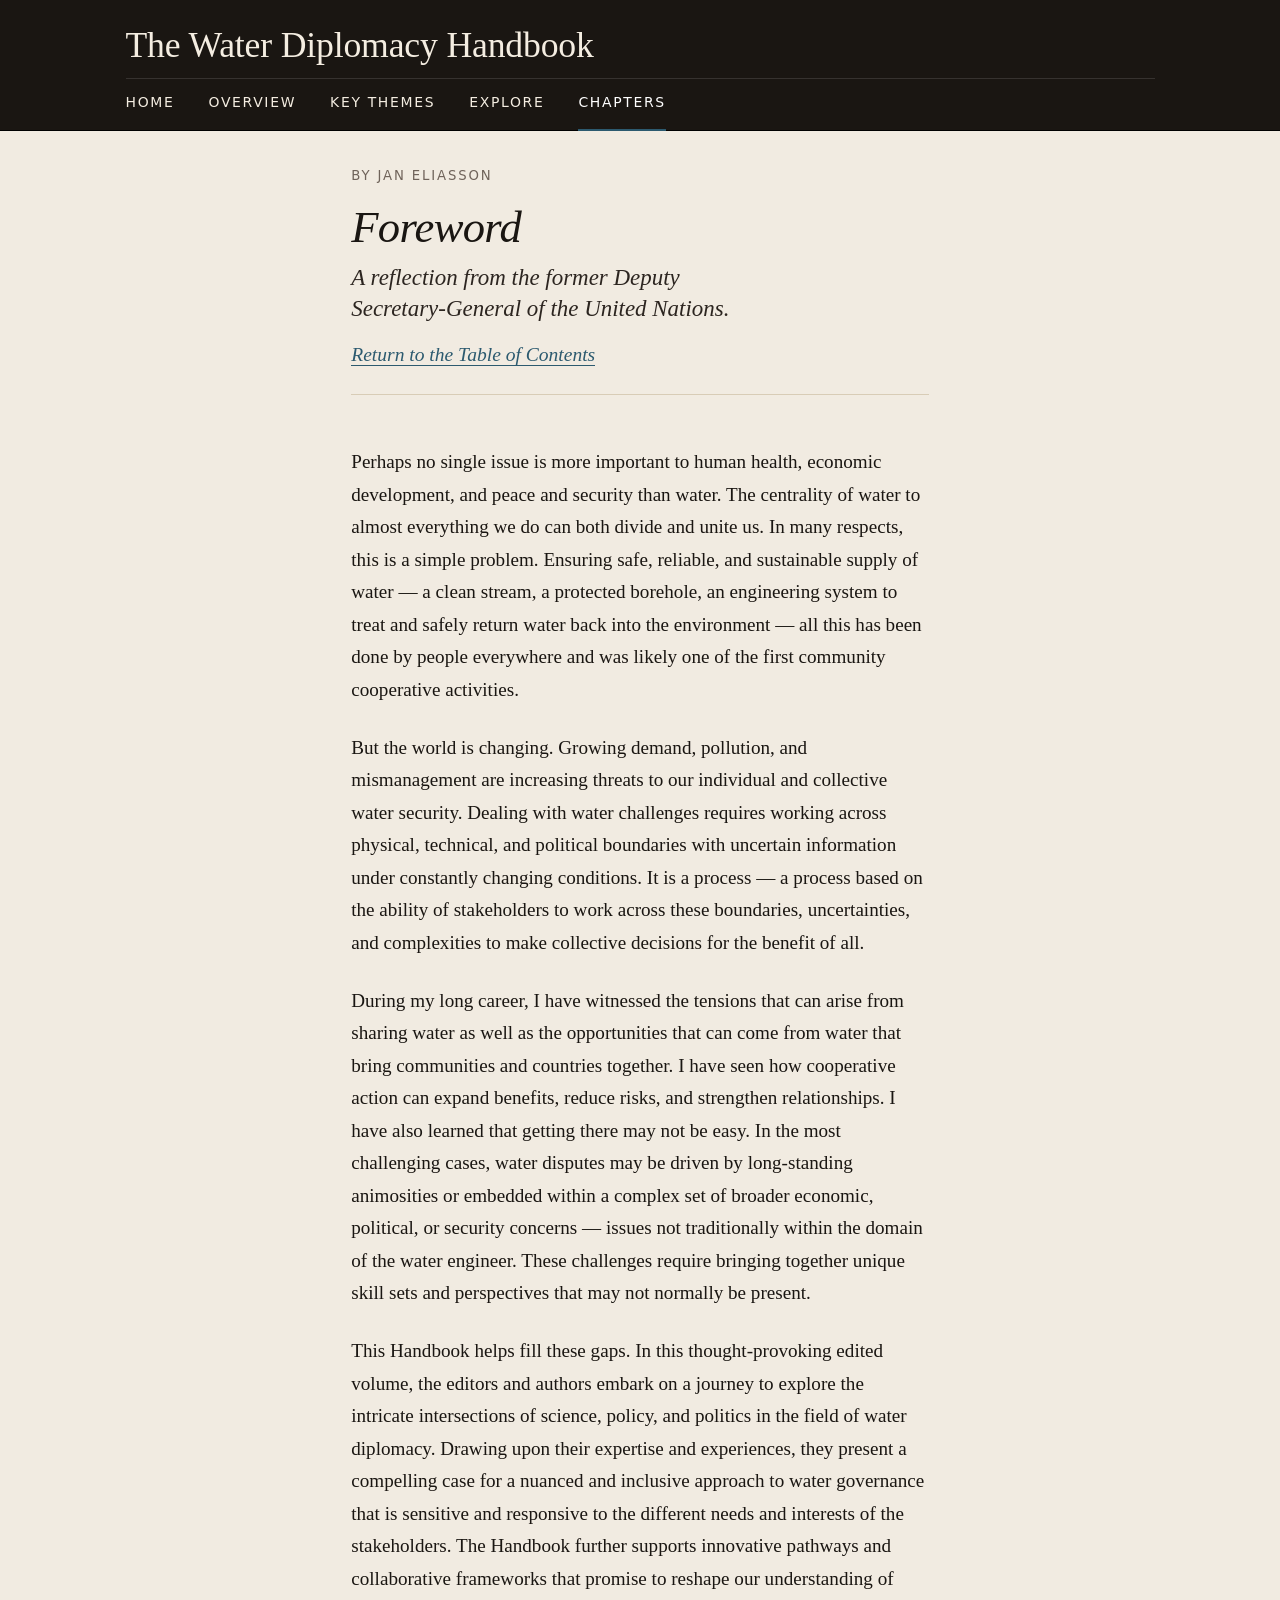
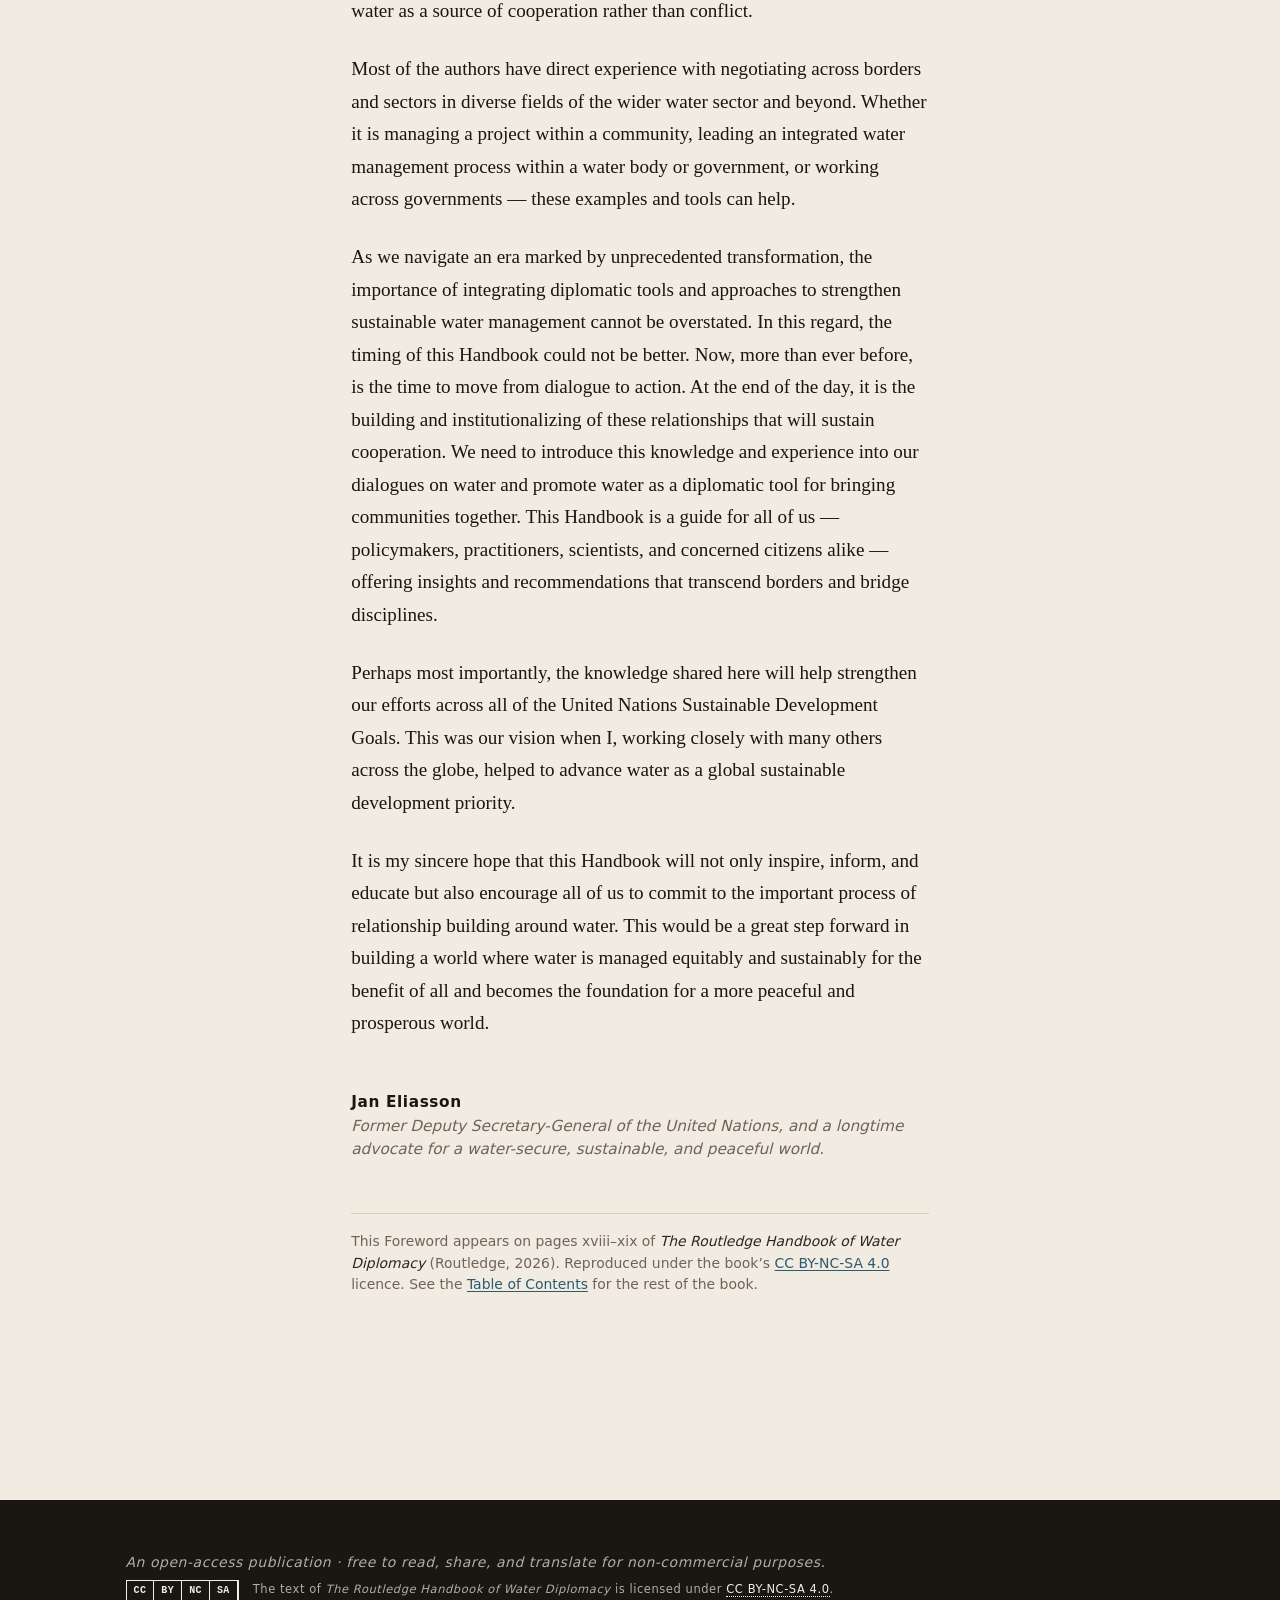
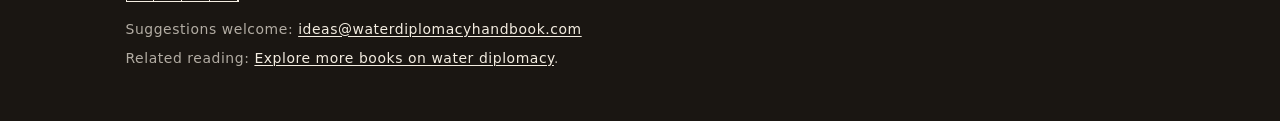
<file: foreword/index.html>
<!doctype html>
<html lang="en">
<head>
	<meta charset="utf-8">
	<meta name="viewport" content="width=device-width, initial-scale=1">
	<title>Foreword by Jan Eliasson &ndash; The Water Diplomacy Handbook</title>
	<meta name="description" content="Foreword by Jan Eliasson, former Deputy Secretary-General of the United Nations, to The Routledge Handbook of Water Diplomacy.">
	<link rel="canonical" href="https://waterdiplomacyhandbook.com/foreword/">
	<link rel="icon" href="/favicon.ico" sizes="any">
	<link rel="icon" href="/favicon.svg" type="image/svg+xml">
	<script>document.documentElement.classList.add("js");</script>
	<link rel="stylesheet" href="../styles.css?v=20260523-pages">

	<meta property="og:type" content="article">
	<meta property="og:site_name" content="The Water Diplomacy Handbook">
	<meta property="og:title" content="Foreword by Jan Eliasson – The Water Diplomacy Handbook">
	<meta property="og:description" content="Foreword by Jan Eliasson, former Deputy Secretary-General of the United Nations, to The Routledge Handbook of Water Diplomacy.">
	<meta property="og:url" content="https://waterdiplomacyhandbook.com/foreword/">
	<meta property="og:image" content="https://waterdiplomacyhandbook.com/assets/images/cover/cover-handbook-800.jpg">
	<meta property="og:image:alt" content="Routledge Handbook of Water Diplomacy book cover">
	<meta property="article:author" content="Jan Eliasson">
	<meta name="twitter:card" content="summary_large_image">
	<meta name="twitter:title" content="Foreword by Jan Eliasson – The Water Diplomacy Handbook">
	<meta name="twitter:description" content="Foreword by Jan Eliasson to The Routledge Handbook of Water Diplomacy.">
	<meta name="twitter:image" content="https://waterdiplomacyhandbook.com/assets/images/cover/cover-handbook-800.jpg">
	<meta name="twitter:image:alt" content="Routledge Handbook of Water Diplomacy book cover">

	<script type="application/ld+json">
{
	"@context": "https://schema.org",
	"@type": "CreativeWork",
	"name": "Foreword",
	"headline": "Foreword to The Routledge Handbook of Water Diplomacy",
	"url": "https://waterdiplomacyhandbook.com/foreword/",
	"inLanguage": "en",
	"author": {
		"@type": "Person",
		"name": "Jan Eliasson",
		"description": "Former Deputy Secretary-General of the United Nations"
	},
	"isPartOf": {
		"@type": "Book",
		"@id": "https://waterdiplomacyhandbook.com/#book",
		"name": "Routledge Handbook of Water Diplomacy",
		"url": "https://waterdiplomacyhandbook.com/",
		"identifier": {
			"@type": "PropertyValue",
			"propertyID": "DOI",
			"value": "10.4324/9781003178439"
		}
	},
	"license": "https://creativecommons.org/licenses/by-nc-sa/4.0/deed.en",
	"datePublished": "2026"
}
	</script>
</head>
<body>
	<a class="skip-link" href="#content">Skip to content</a>

	<header class="site-header">
		<div class="container">
			<p class="wordmark"><a href="../" rel="home">The Water Diplomacy Handbook</a></p>
		</div>
		<nav class="site-nav" aria-label="Primary">
			<div class="container">
				<button class="nav-toggle" type="button" aria-label="Menu" aria-expanded="false" aria-controls="nav-list">Menu</button>
				<ul class="nav-list" id="nav-list">
						<li><a href="../">Home</a></li>
						<li><a href="../brief-overview/">Overview</a></li>
						<li><a href="../key-themes/">Key Themes</a></li>
						<li><a href="../explore/">Explore</a></li>
						<li><a href="../chapters/" aria-current="true">Chapters</a></li>
					</ul>
			</div>
		</nav>
	</header>

	<main id="content">
		<div class="container">
			<article class="foreword-prose">
				<header class="page-head">
					<p class="page-eyebrow"><span>By Jan Eliasson</span></p>
					<h1 class="page-title">Foreword</h1>
					<p class="page-deck">A reflection from the former Deputy Secretary-General of the United Nations.</p>
					<p class="page-deck page-deck-nav"><a href="../chapters/">Return to the Table of Contents</a></p>
				</header>

				<p>Perhaps no single issue is more important to human health, economic development, and peace and security than water. The centrality of water to almost everything we do can both divide and unite us. In many respects, this is a simple problem. Ensuring safe, reliable, and sustainable supply of water &mdash; a clean stream, a protected borehole, an engineering system to treat and safely return water back into the environment &mdash; all this has been done by people everywhere and was likely one of the first community cooperative activities.</p>

				<p>But the world is changing. Growing demand, pollution, and mismanagement are increasing threats to our individual and collective water security. Dealing with water challenges requires working across physical, technical, and political boundaries with uncertain information under constantly changing conditions. It is a process &mdash; a process based on the ability of stakeholders to work across these boundaries, uncertainties, and complexities to make collective decisions for the benefit of all.</p>

				<p>During my long career, I have witnessed the tensions that can arise from sharing water as well as the opportunities that can come from water that bring communities and countries together. I have seen how cooperative action can expand benefits, reduce risks, and strengthen relationships. I have also learned that getting there may not be easy. In the most challenging cases, water disputes may be driven by long-standing animosities or embedded within a complex set of broader economic, political, or security concerns &mdash; issues not traditionally within the domain of the water engineer. These challenges require bringing together unique skill sets and perspectives that may not normally be present.</p>

				<p>This Handbook helps fill these gaps. In this thought-provoking edited volume, the editors and authors embark on a journey to explore the intricate intersections of science, policy, and politics in the field of water diplomacy. Drawing upon their expertise and experiences, they present a compelling case for a nuanced and inclusive approach to water governance that is sensitive and responsive to the different needs and interests of the stakeholders. The Handbook further supports innovative pathways and collaborative frameworks that promise to reshape our understanding of water as a source of cooperation rather than conflict.</p>

				<p>Most of the authors have direct experience with negotiating across borders and sectors in diverse fields of the wider water sector and beyond. Whether it is managing a project within a community, leading an integrated water management process within a water body or government, or working across governments &mdash; these examples and tools can help.</p>

				<p>As we navigate an era marked by unprecedented transformation, the importance of integrating diplomatic tools and approaches to strengthen sustainable water management cannot be overstated. In this regard, the timing of this Handbook could not be better. Now, more than ever before, is the time to move from dialogue to action. At the end of the day, it is the building and institutionalizing of these relationships that will sustain cooperation. We need to introduce this knowledge and experience into our dialogues on water and promote water as a diplomatic tool for bringing communities together. This Handbook is a guide for all of us &mdash; policymakers, practitioners, scientists, and concerned citizens alike &mdash; offering insights and recommendations that transcend borders and bridge disciplines.</p>

				<p>Perhaps most importantly, the knowledge shared here will help strengthen our efforts across all of the United Nations Sustainable Development Goals. This was our vision when I, working closely with many others across the globe, helped to advance water as a global sustainable development priority.</p>

				<p>It is my sincere hope that this Handbook will not only inspire, inform, and educate but also encourage all of us to commit to the important process of relationship building around water. This would be a great step forward in building a world where water is managed equitably and sustainably for the benefit of all and becomes the foundation for a more peaceful and prosperous world.</p>

				<p class="signoff">
					<span class="signoff-name">Jan Eliasson</span><br>
					<span class="signoff-role">Former Deputy Secretary-General of the United Nations, and a longtime advocate for a water-secure, sustainable, and peaceful world.</span>
				</p>

				<footer class="source-note">
					<p>This Foreword appears on pages xviii&ndash;xix of <em>The Routledge Handbook of Water Diplomacy</em> (Routledge, 2026). Reproduced under the book&rsquo;s <a href="https://creativecommons.org/licenses/by-nc-sa/4.0/deed.en" rel="license">CC&nbsp;BY-NC-SA&nbsp;4.0</a> licence. See the <a href="../chapters/">Table of Contents</a> for the rest of the book.</p>
				</footer>
			</article>
		</div>
	</main>

	<footer class="site-footer">
		<div class="container">
			<p class="oa">An open-access publication &middot; free to read, share, and translate for non-commercial purposes.</p>
			<p class="oa-meta">
				<a class="cc-badge" href="https://creativecommons.org/licenses/by-nc-sa/4.0/deed.en" rel="license">
					<span class="cc-mark" aria-hidden="true">CC</span>
					<span class="cc-mark" aria-hidden="true">BY</span>
					<span class="cc-mark" aria-hidden="true">NC</span>
					<span class="cc-mark" aria-hidden="true">SA</span>
					<span class="sr">Creative Commons Attribution-NonCommercial-ShareAlike 4.0 International</span>
				</a>
				<span class="oa-text">The text of <em>The Routledge Handbook of Water Diplomacy</em> is licensed under <a href="https://creativecommons.org/licenses/by-nc-sa/4.0/deed.en" rel="license">CC&nbsp;BY-NC-SA&nbsp;4.0</a>.</span>
			</p>
			<p class="footer-contact">Suggestions welcome: <a href="mailto:ideas@waterdiplomacyhandbook.com">ideas@waterdiplomacyhandbook.com</a></p>
			<p class="footer-related">Related reading: <a href="https://waterdiplomacybooks.com/">Explore more books on water diplomacy</a>.</p>
		</div>
	</footer>
	<script src="../nav.js" defer></script>
	<!-- Cloudflare Web Analytics --><script defer src="https://static.cloudflareinsights.com/beacon.min.js" data-cf-beacon='{"token":"01be9aa19bea4b0d8bfd4ba75baf1956"}'></script><!-- End Cloudflare Web Analytics -->
</body>
</html>
</file>
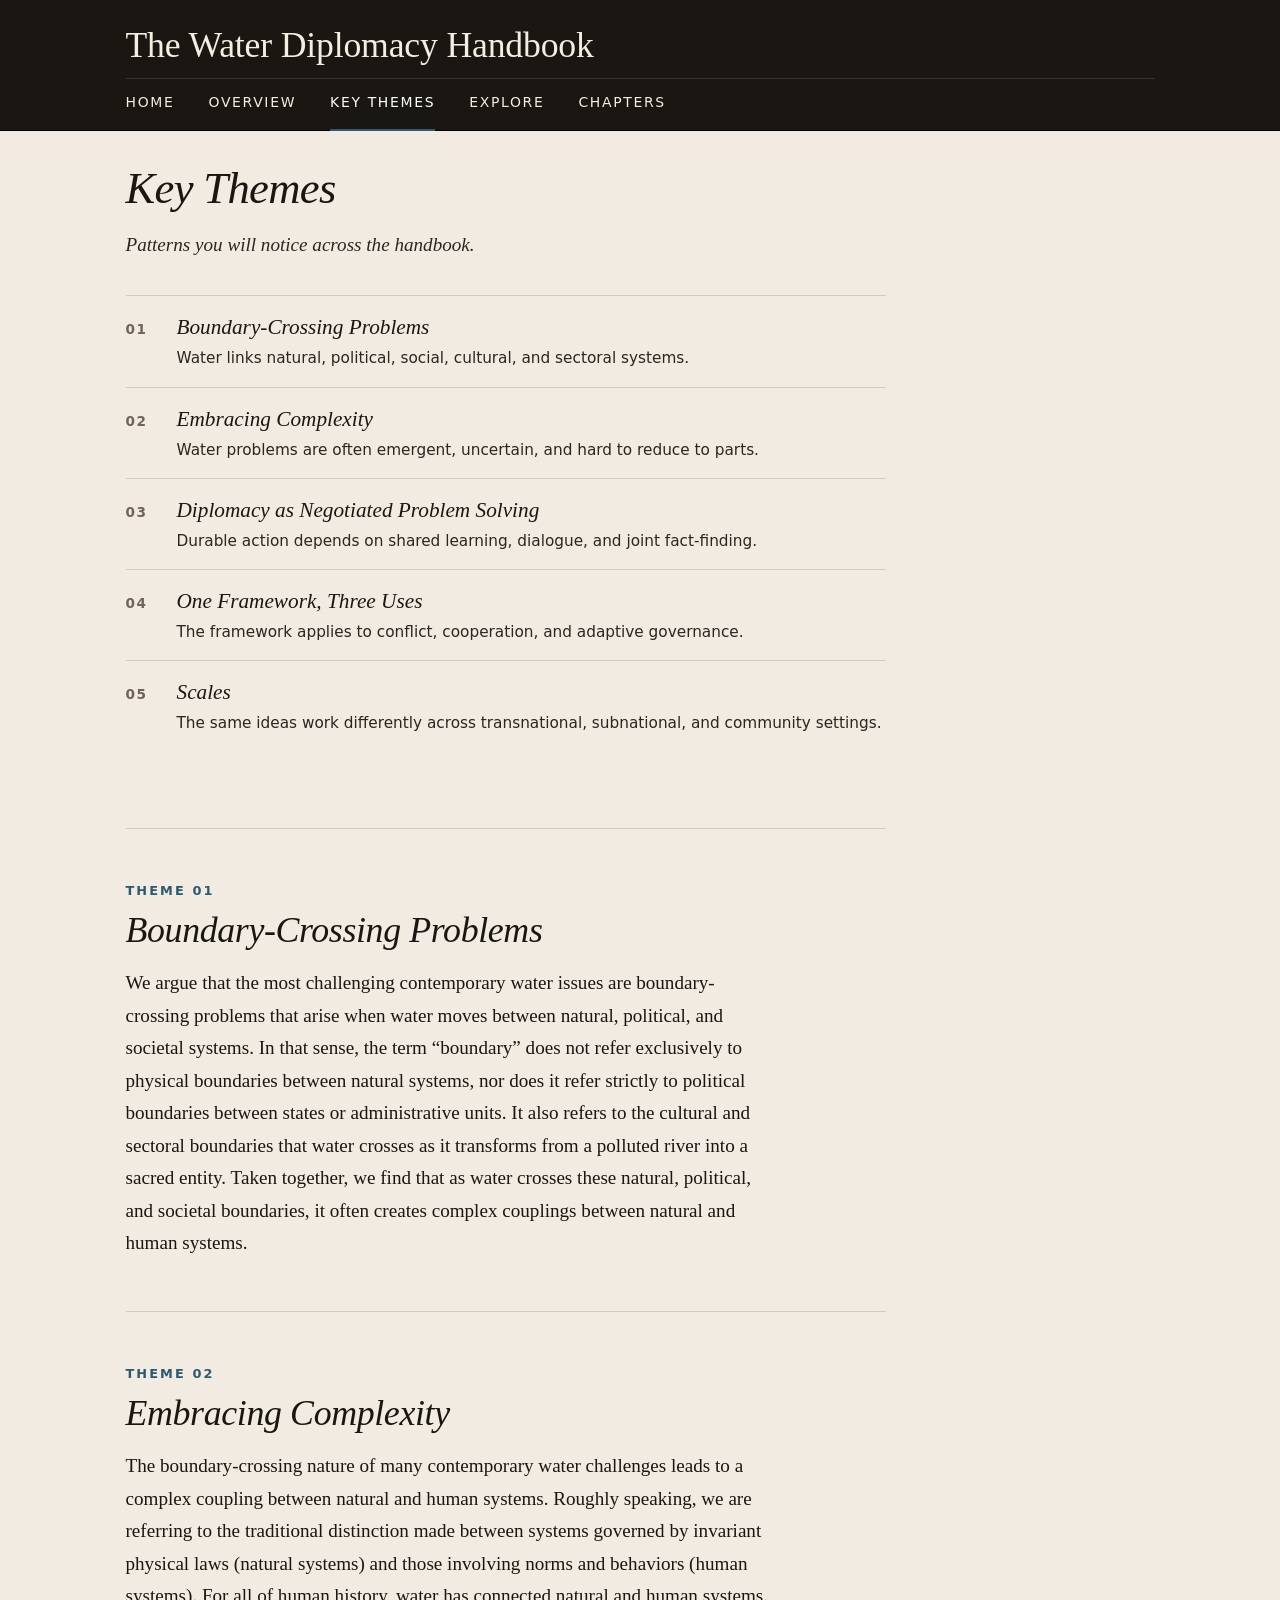
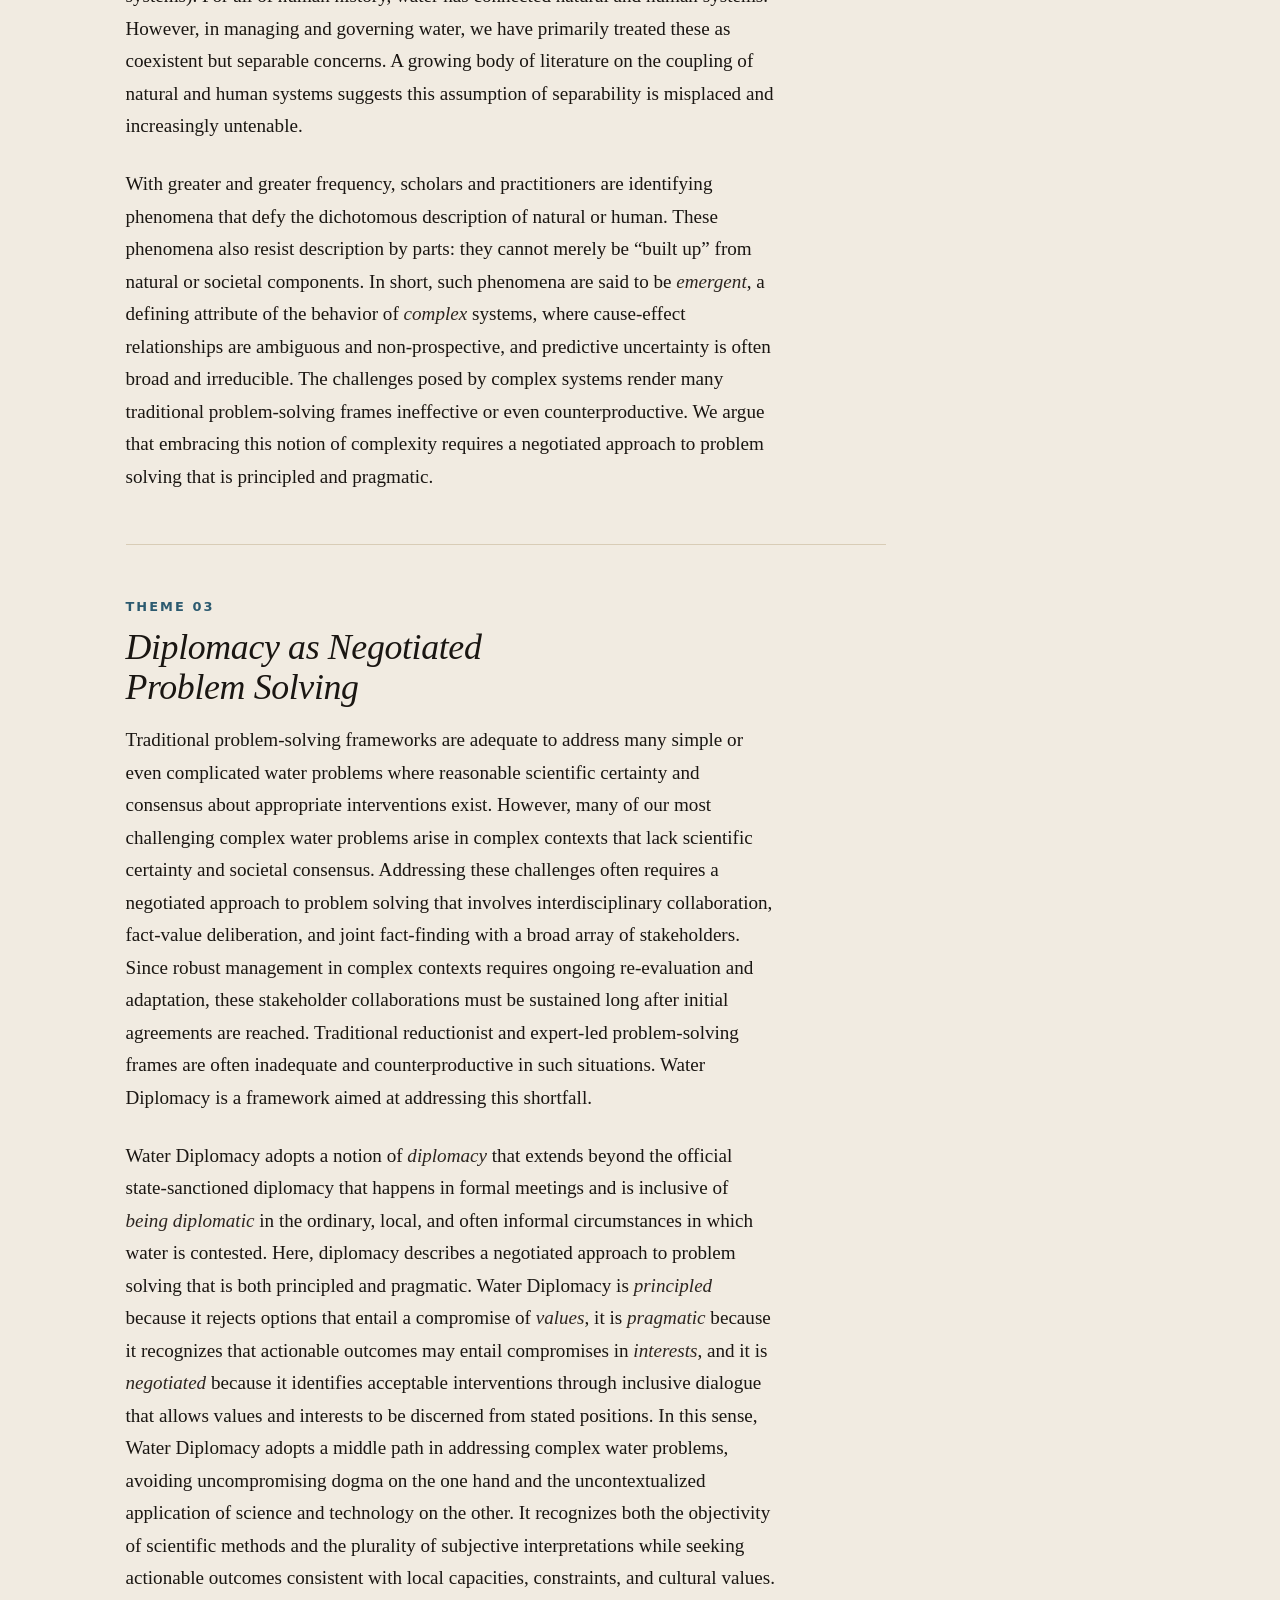
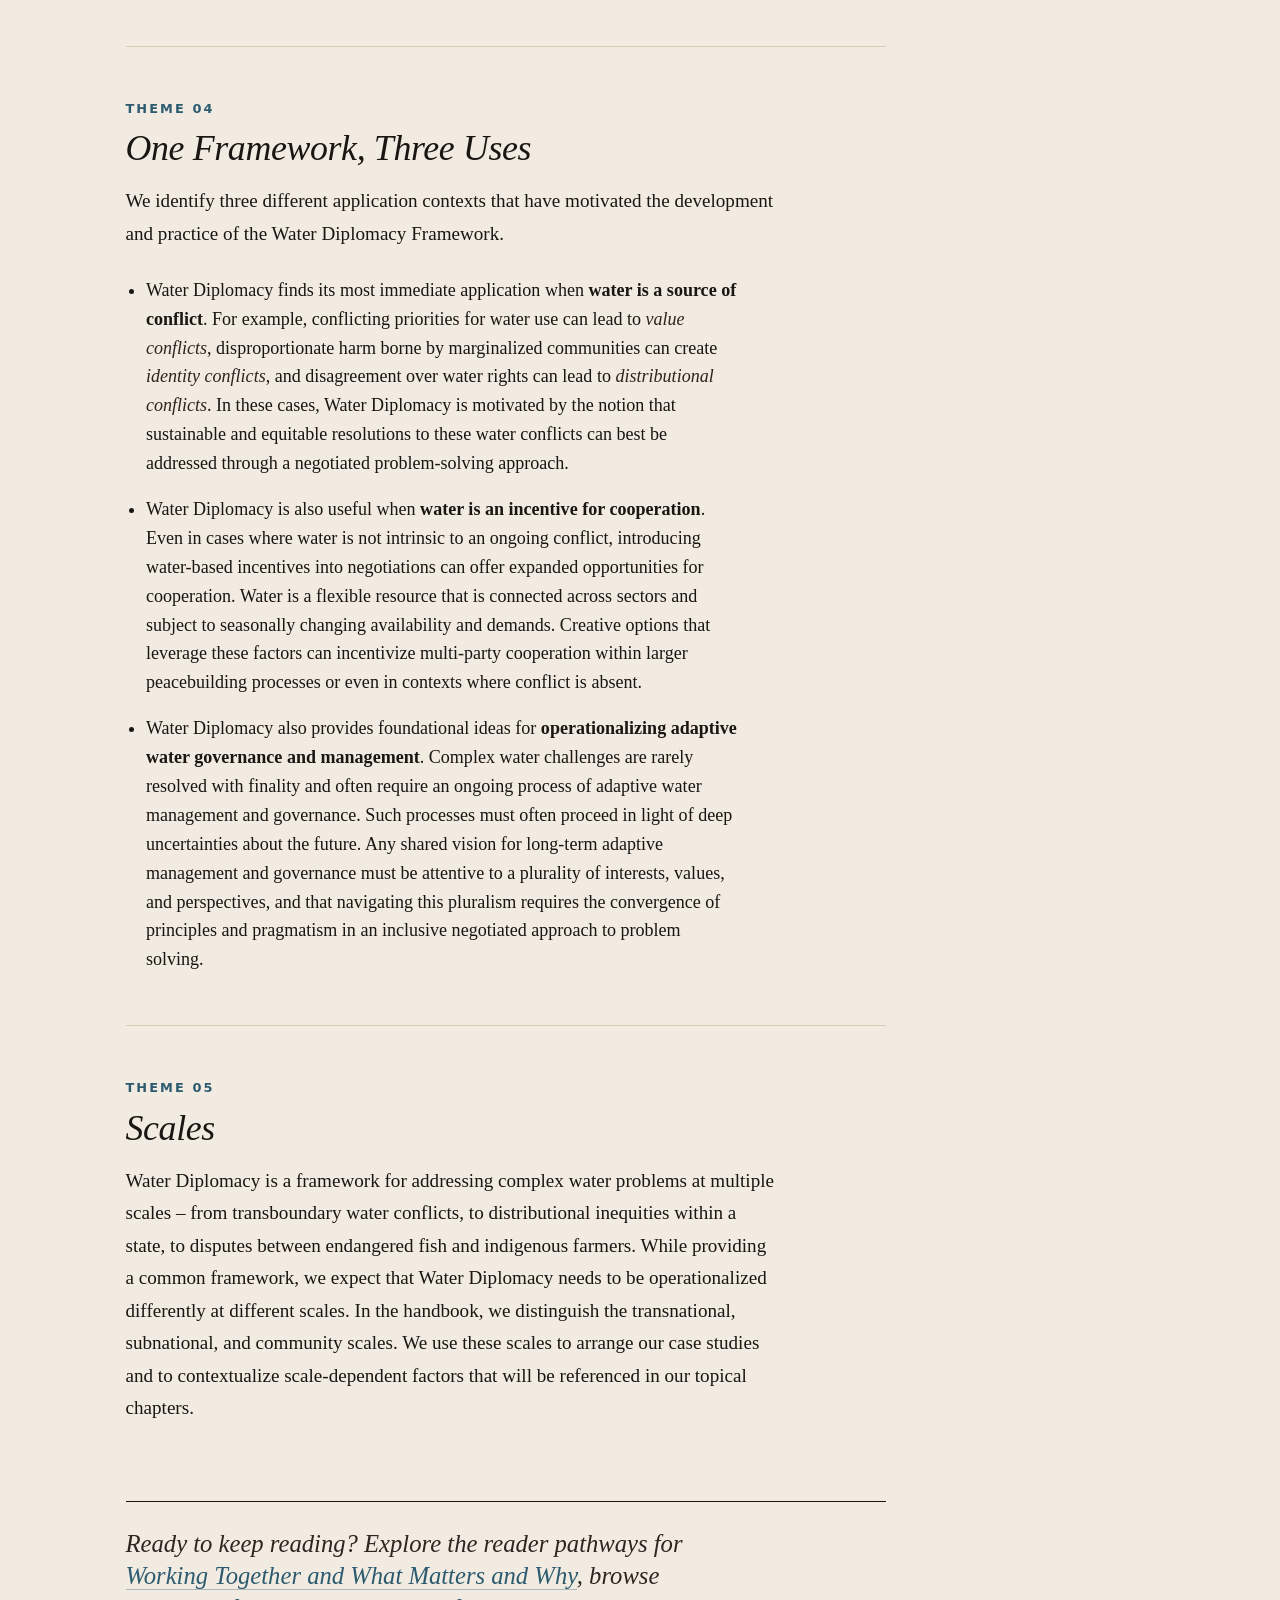
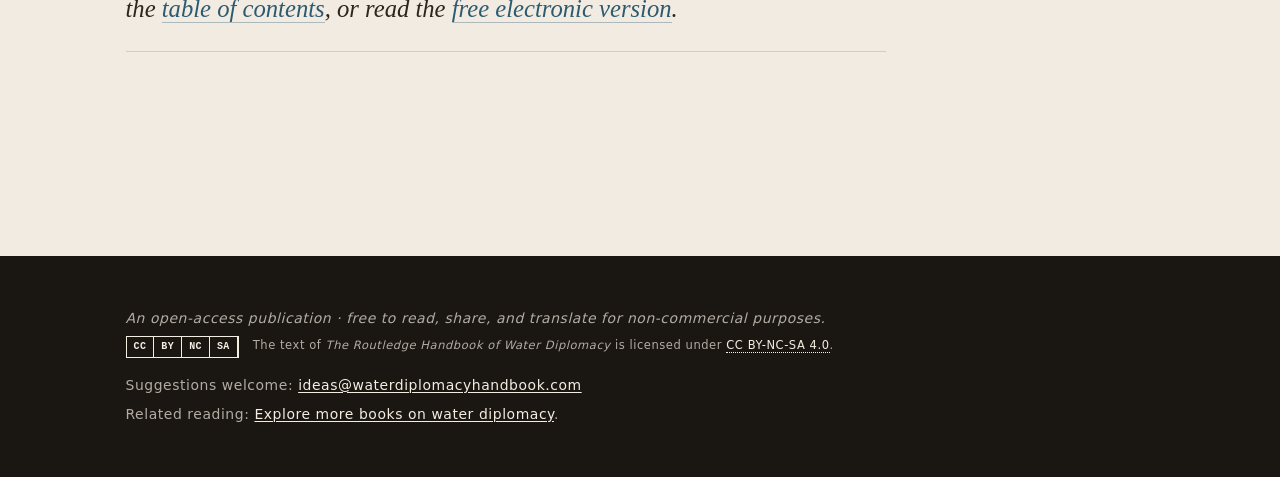
<file: key-themes/index.html>
<!doctype html>
<html lang="en">
<head>
	<meta charset="utf-8">
	<meta name="viewport" content="width=device-width, initial-scale=1">
	<title>Key Themes &ndash; The Water Diplomacy Handbook</title>
	<meta name="description" content="The five key themes that organize the Water Diplomacy Framework: boundary-crossing problems, complexity, diplomacy as negotiated problem solving, one framework with three uses, and scales.">
	<link rel="canonical" href="https://waterdiplomacyhandbook.com/key-themes/">
	<link rel="icon" href="/favicon.ico" sizes="any">
	<link rel="icon" href="/favicon.svg" type="image/svg+xml">
	<script>document.documentElement.classList.add("js");</script>
	<link rel="stylesheet" href="../styles.css?v=20260523-pages">

	<meta property="og:type" content="article">
	<meta property="og:site_name" content="The Water Diplomacy Handbook">
	<meta property="og:title" content="Key Themes – The Water Diplomacy Handbook">
	<meta property="og:description" content="The five key themes that organize the Water Diplomacy Framework: boundary-crossing problems, complexity, diplomacy as negotiated problem solving, one framework with three uses, and scales.">
	<meta property="og:url" content="https://waterdiplomacyhandbook.com/key-themes/">
	<meta property="og:image" content="https://waterdiplomacyhandbook.com/assets/images/cover/cover-handbook-800.jpg">
	<meta property="og:image:alt" content="Routledge Handbook of Water Diplomacy book cover">
	<meta name="twitter:card" content="summary_large_image">
	<meta name="twitter:title" content="Key Themes – The Water Diplomacy Handbook">
	<meta name="twitter:description" content="The five key themes of the Water Diplomacy Framework: boundary-crossing problems, complexity, diplomacy as negotiated problem solving, one framework three uses, and scales.">
	<meta name="twitter:image" content="https://waterdiplomacyhandbook.com/assets/images/cover/cover-handbook-800.jpg">
	<meta name="twitter:image:alt" content="Routledge Handbook of Water Diplomacy book cover">

	<script type="application/ld+json">
{
	"@context": "https://schema.org",
	"@type": "Article",
	"name": "Key Themes of the Water Diplomacy Framework",
	"headline": "Key Themes",
	"description": "The five key themes that organize the Water Diplomacy Framework: boundary-crossing problems, complexity, diplomacy as negotiated problem solving, one framework with three uses, and scales.",
	"url": "https://waterdiplomacyhandbook.com/key-themes/",
	"mainEntityOfPage": "https://waterdiplomacyhandbook.com/key-themes/",
	"inLanguage": "en",
	"isAccessibleForFree": true,
	"license": "https://creativecommons.org/licenses/by-nc-sa/4.0/deed.en",
	"datePublished": "2026",
	"about": [
		"Boundary-crossing water problems",
		"Complexity",
		"Negotiated problem solving",
		"Adaptive water governance",
		"Water diplomacy scales"
	],
	"isPartOf": {
		"@type": "Book",
		"@id": "https://waterdiplomacyhandbook.com/#book",
		"name": "Routledge Handbook of Water Diplomacy",
		"url": "https://waterdiplomacyhandbook.com/",
		"identifier": {
			"@type": "PropertyValue",
			"propertyID": "DOI",
			"value": "10.4324/9781003178439"
		}
	}
}
	</script>
</head>
<body>
	<a class="skip-link" href="#content">Skip to content</a>

	<header class="site-header">
		<div class="container">
			<p class="wordmark"><a href="../" rel="home">The Water Diplomacy Handbook</a></p>
		</div>
		<nav class="site-nav" aria-label="Primary">
			<div class="container">
				<button class="nav-toggle" type="button" aria-label="Menu" aria-expanded="false" aria-controls="nav-list">Menu</button>
				<ul class="nav-list" id="nav-list">
						<li><a href="../">Home</a></li>
						<li><a href="../brief-overview/">Overview</a></li>
						<li><a href="../key-themes/" aria-current="page">Key Themes</a></li>
						<li><a href="../explore/">Explore</a></li>
						<li><a href="../chapters/">Chapters</a></li>
					</ul>
			</div>
		</nav>
	</header>

	<main id="content">
		<div class="container">
			<section class="themes-prose">
				<header class="page-head">
					<h1 class="page-title">Key Themes</h1>
					<p class="page-deck">Patterns you will notice across the handbook.</p>
				</header>

				<nav class="theme-map" aria-label="Key themes">
					<ol>
						<li><a href="#boundary-crossing">Boundary-Crossing Problems</a><span class="theme-desc">Water links natural, political, social, cultural, and sectoral systems.</span></li>
						<li><a href="#complexity">Embracing Complexity</a><span class="theme-desc">Water problems are often emergent, uncertain, and hard to reduce to parts.</span></li>
						<li><a href="#negotiated-problem-solving">Diplomacy as Negotiated Problem Solving</a><span class="theme-desc">Durable action depends on shared learning, dialogue, and joint fact-finding.</span></li>
						<li><a href="#three-uses">One Framework, Three Uses</a><span class="theme-desc">The framework applies to conflict, cooperation, and adaptive governance.</span></li>
						<li><a href="#scales">Scales</a><span class="theme-desc">The same ideas work differently across transnational, subnational, and community settings.</span></li>
				</ol>
				</nav>

				<section class="theme-section" id="boundary-crossing">
					<p class="theme-number">Theme 01</p>
					<h2>Boundary-Crossing Problems</h2>
					<p>We argue that the most challenging contemporary water issues are boundary-crossing problems that arise when water moves between natural, political, and societal systems. In that sense, the term &ldquo;boundary&rdquo; does not refer exclusively to physical boundaries between natural systems, nor does it refer strictly to political boundaries between states or administrative units. It also refers to the cultural and sectoral boundaries that water crosses as it transforms from a polluted river into a sacred entity. Taken together, we find that as water crosses these natural, political, and societal boundaries, it often creates complex couplings between natural and human systems.</p>
				</section>

				<section class="theme-section" id="complexity">
					<p class="theme-number">Theme 02</p>
					<h2>Embracing Complexity</h2>
					<p>The boundary-crossing nature of many contemporary water challenges leads to a complex coupling between natural and human systems. Roughly speaking, we are referring to the traditional distinction made between systems governed by invariant physical laws (natural systems) and those involving norms and behaviors (human systems). For all of human history, water has connected natural and human systems. However, in managing and governing water, we have primarily treated these as coexistent but separable concerns. A growing body of literature on the coupling of natural and human systems suggests this assumption of separability is misplaced and increasingly untenable.</p>

					<p>With greater and greater frequency, scholars and practitioners are identifying phenomena that defy the dichotomous description of natural or human. These phenomena also resist description by parts: they cannot merely be &ldquo;built up&rdquo; from natural or societal components. In short, such phenomena are said to be <em>emergent</em>, a defining attribute of the behavior of <em>complex</em> systems, where cause-effect relationships are ambiguous and non-prospective, and predictive uncertainty is often broad and irreducible. The challenges posed by complex systems render many traditional problem-solving frames ineffective or even counterproductive. We argue that embracing this notion of complexity requires a negotiated approach to problem solving that is principled and pragmatic.</p>
				</section>

				<section class="theme-section" id="negotiated-problem-solving">
					<p class="theme-number">Theme 03</p>
					<h2>Diplomacy as Negotiated Problem Solving</h2>
					<p>Traditional problem-solving frameworks are adequate to address many simple or even complicated water problems where reasonable scientific certainty and consensus about appropriate interventions exist. However, many of our most challenging complex water problems arise in complex contexts that lack scientific certainty and societal consensus. Addressing these challenges often requires a negotiated approach to problem solving that involves interdisciplinary collaboration, fact-value deliberation, and joint fact-finding with a broad array of stakeholders. Since robust management in complex contexts requires ongoing re-evaluation and adaptation, these stakeholder collaborations must be sustained long after initial agreements are reached. Traditional reductionist and expert-led problem-solving frames are often inadequate and counterproductive in such situations. Water Diplomacy is a framework aimed at addressing this shortfall.</p>

					<p>Water Diplomacy adopts a notion of <em>diplomacy</em> that extends beyond the official state-sanctioned diplomacy that happens in formal meetings and is inclusive of <em>being diplomatic</em> in the ordinary, local, and often informal circumstances in which water is contested. Here, diplomacy describes a negotiated approach to problem solving that is both principled and pragmatic. Water Diplomacy is <em>principled</em> because it rejects options that entail a compromise of <em>values</em>, it is <em>pragmatic</em> because it recognizes that actionable outcomes may entail compromises in <em>interests</em>, and it is <em>negotiated</em> because it identifies acceptable interventions through inclusive dialogue that allows values and interests to be discerned from stated positions. In this sense, Water Diplomacy adopts a middle path in addressing complex water problems, avoiding uncompromising dogma on the one hand and the uncontextualized application of science and technology on the other. It recognizes both the objectivity of scientific methods and the plurality of subjective interpretations while seeking actionable outcomes consistent with local capacities, constraints, and cultural values.</p>
				</section>

				<section class="theme-section" id="three-uses">
					<p class="theme-number">Theme 04</p>
					<h2>One Framework, Three Uses</h2>
					<p>We identify three different application contexts that have motivated the development and practice of the Water Diplomacy Framework.</p>

					<ul>
						<li>Water Diplomacy finds its most immediate application when <strong>water is a source of conflict</strong>. For example, conflicting priorities for water use can lead to <em>value conflicts</em>, disproportionate harm borne by marginalized communities can create <em>identity conflicts</em>, and disagreement over water rights can lead to <em>distributional conflicts</em>. In these cases, Water Diplomacy is motivated by the notion that sustainable and equitable resolutions to these water conflicts can best be addressed through a negotiated problem-solving approach.</li>
						<li>Water Diplomacy is also useful when <strong>water is an incentive for cooperation</strong>. Even in cases where water is not intrinsic to an ongoing conflict, introducing water-based incentives into negotiations can offer expanded opportunities for cooperation. Water is a flexible resource that is connected across sectors and subject to seasonally changing availability and demands. Creative options that leverage these factors can incentivize multi-party cooperation within larger peacebuilding processes or even in contexts where conflict is absent.</li>
						<li>Water Diplomacy also provides foundational ideas for <strong>operationalizing adaptive water governance and management</strong>. Complex water challenges are rarely resolved with finality and often require an ongoing process of adaptive water management and governance. Such processes must often proceed in light of deep uncertainties about the future. Any shared vision for long-term adaptive management and governance must be attentive to a plurality of interests, values, and perspectives, and that navigating this pluralism requires the convergence of principles and pragmatism in an inclusive negotiated approach to problem solving.</li>
					</ul>
				</section>

				<section class="theme-section" id="scales">
					<p class="theme-number">Theme 05</p>
					<h2>Scales</h2>
					<p>Water Diplomacy is a framework for addressing complex water problems at multiple scales &ndash; from transboundary water conflicts, to distributional inequities within a state, to disputes between endangered fish and indigenous farmers. While providing a common framework, we expect that Water Diplomacy needs to be operationalized differently at different scales. In the handbook, we distinguish the transnational, subnational, and community scales. We use these scales to arrange our case studies and to contextualize scale-dependent factors that will be referenced in our topical chapters.</p>
				</section>

				<footer class="theme-next">
					<p>Ready to keep reading? Explore the reader pathways for <a href="../explore/">Working Together and What Matters and Why</a>, browse the <a href="../chapters/">table of contents</a>, or read the <a href="https://www.taylorfrancis.com/books/oa-edit/10.4324/9781003178439">free electronic version</a>.</p>
				</footer>
			</section>
		</div>
	</main>

	<footer class="site-footer">
		<div class="container">
			<p class="oa">An open-access publication · free to read, share, and translate for non-commercial purposes.</p>
			<p class="oa-meta">
				<a class="cc-badge" href="https://creativecommons.org/licenses/by-nc-sa/4.0/deed.en" rel="license">
					<span class="cc-mark" aria-hidden="true">CC</span>
					<span class="cc-mark" aria-hidden="true">BY</span>
					<span class="cc-mark" aria-hidden="true">NC</span>
					<span class="cc-mark" aria-hidden="true">SA</span>
					<span class="sr">Creative Commons Attribution-NonCommercial-ShareAlike 4.0 International</span>
				</a>
				<span class="oa-text">The text of <em>The Routledge Handbook of Water Diplomacy</em> is licensed under <a href="https://creativecommons.org/licenses/by-nc-sa/4.0/deed.en" rel="license">CC&nbsp;BY-NC-SA&nbsp;4.0</a>.</span>
			</p>
			<p class="footer-contact">Suggestions welcome: <a href="mailto:ideas@waterdiplomacyhandbook.com">ideas@waterdiplomacyhandbook.com</a></p>
			<p class="footer-related">Related reading: <a href="https://waterdiplomacybooks.com/">Explore more books on water diplomacy</a>.</p>
		</div>
	</footer>
	<script src="../nav.js" defer></script>
	<!-- Cloudflare Web Analytics --><script defer src="https://static.cloudflareinsights.com/beacon.min.js" data-cf-beacon='{"token":"01be9aa19bea4b0d8bfd4ba75baf1956"}'></script><!-- End Cloudflare Web Analytics -->
</body>
</html>
</file>
<file: styles.css>
/* ===========================================================
   waterdiplomacyhandbook.com — Direction A · "Imprint"
   Editorial / serif-led. Defers to the book cover.
   Pure CSS, system fonts only.
   =========================================================== */

:root {
	color-scheme: light;

	/* Palette pulled from the cover --------------------------- */
	--ink:       #1a1612;   /* warm black, the title-band black on the cover */
	--ink-soft:  #2c2520;
	--paper:     #f1ebe1;   /* warm cream page */
	--paper-up:  #fbf7f0;   /* slightly lighter surface */
	--rule:      #d8ccb6;   /* warm taupe hairline */
	--muted:     #6f635a;   /* warm gray for metadata */
	--accent:    #2c5a6f;   /* reservoir blue — pulled from the dam photograph on the cover */
	--accent-hi: #1f4253;   /* hover · deeper reservoir */
	--on-ink:    #f4ede1;   /* page-color on the ink band */

	/* Type --------------------------------------------------- */
	--serif: Georgia, "Iowan Old Style", "Palatino Linotype", Palatino, "Charter", "Source Serif Pro", "Times New Roman", serif;
	--sans:  ui-sans-serif, system-ui, -apple-system, "Segoe UI", "Helvetica Neue", Arial, sans-serif;
	--mono:  ui-monospace, "SF Mono", Menlo, Consolas, "Liberation Mono", monospace;

	/* Scale (1.25 minor third on a 18px base) ---------------- */
	--t-base: 1.0625rem;   /* 17px */
	--t-lg:   1.25rem;     /* 20px */
	--t-xl:   1.5rem;      /* 24px */
	--t-2xl:  2rem;        /* 32px */
	--t-3xl:  2.625rem;    /* 42px */
	--t-4xl:  clamp(2.25rem, 3.2vw + 1rem, 3.75rem);

	/* Spacing scale ----------------------------------------- */
	--s-1: .25rem;  --s-2: .5rem;  --s-3: .75rem;
	--s-4: 1rem;    --s-5: 1.5rem; --s-6: 2rem;
	--s-7: 3rem;    --s-8: 4.5rem; --s-9: 6rem;

	--measure: 64ch;
}

*, *::before, *::after { box-sizing: border-box; }

html { font-size: 17px; }
body {
	margin: 0;
	font-family: var(--serif);
	font-size: var(--t-base);
	line-height: 1.65;
	color: var(--ink);
	background: var(--paper);
	-webkit-font-smoothing: antialiased;
	text-rendering: optimizeLegibility;
}

img { max-width: 100%; height: auto; display: block; }

a {
	color: var(--accent);
	text-decoration-thickness: 1px;
	text-underline-offset: 2px;
}
a:hover, a:focus { color: var(--accent-hi); }

.skip-link {
	position: absolute; left: -9999px; top: 0;
}
.skip-link:focus {
	left: var(--s-4); top: var(--s-4);
	background: var(--ink); color: var(--on-ink);
	padding: var(--s-2) var(--s-4); z-index: 100;
}

.container {
	max-width: 1080px;
	margin: 0 auto;
	padding: 0 var(--s-5);
}

/* --- Site header: a black band that echoes the cover ----- */
.site-header {
	background: var(--ink);
	color: var(--on-ink);
	border-bottom: 1px solid #000;
}
.site-header .container {
	padding-top: var(--s-5);
	padding-bottom: var(--s-3);
}
.wordmark {
	margin: 0;
	font-family: var(--serif);
	font-weight: 400;
	font-size: clamp(1.5rem, 1.4vw + 1.1rem, 2.1rem);
	letter-spacing: -0.005em;
	line-height: 1.1;
}
.wordmark a { color: var(--on-ink); text-decoration: none; }
.wordmark a:hover { color: #fff; }

.site-nav { background: var(--ink); }
.site-nav .container { padding-top: 0; padding-bottom: 0; }
.site-nav ul {
	list-style: none;
	margin: 0; padding: 0;
	display: flex; flex-wrap: wrap;
	gap: var(--s-6);
	border-top: 1px solid rgba(255,255,255,.12);
}
.site-nav a {
	display: inline-block;
	padding: var(--s-3) 0 calc(var(--s-3) + 2px);
	color: var(--on-ink);
	font-family: var(--sans);
	font-size: .82rem;
	font-weight: 500;
	letter-spacing: .12em;
	text-transform: uppercase;
	text-decoration: none;
	border-bottom: 2px solid transparent;
	margin-bottom: -1px;
}
.site-nav a:hover, .site-nav a:focus { color: #fff; }
.site-nav a[aria-current="page"], .site-nav a[aria-current="true"] {
	border-bottom-color: var(--accent);
	color: #fff;
}

/* Progressive-enhancement primary nav. Without JavaScript, the mobile nav
   stays visible; with JavaScript, the button exposes expanded/collapsed state. */
.nav-toggle { display: none; }

/* --- Main -------------------------------------------------- */
main { padding: var(--s-6) 0 var(--s-9); }

/* ────────────────────────────────────────────────────────────
   UNIFIED PAGE HEADER
   Used on every interior page (Brief Overview, Key Themes,
   Explore, Foreword, Contributors, Detailed Overview, Chapters).
   Structure:   eyebrow → title → deck → 1px rule
   The block lives INSIDE each wrapper (.brief-section,
   .themes-prose, .overview-prose, .explore-prose, .foreword-prose,
   .chapters-page) so it inherits the wrapper's column width.
   ──────────────────────────────────────────────────────────── */
.page-head {
	margin: 0 0 var(--s-7);
	padding-bottom: var(--s-5);
	border-bottom: 1px solid var(--rule);
}
.page-eyebrow {
	font-family: var(--sans);
	font-size: .78rem;
	font-weight: 500;
	text-transform: uppercase;
	letter-spacing: .14em;
	color: var(--muted);
	margin: 0 0 var(--s-4);
	max-width: none;
	display: flex;
	flex-wrap: wrap;
	align-items: baseline;
	column-gap: .9rem;
	row-gap: .2rem;
}
.page-eyebrow em { font-style: italic; color: var(--ink-soft); }
.page-eyebrow .sep {
	color: var(--rule);
	font-weight: 400;
}
.page-eyebrow a {
	color: var(--accent);
	text-decoration: none;
	border-bottom: 1px solid currentColor;
	padding-bottom: 1px;
}
.page-title {
	font-family: var(--serif);
	font-weight: 400;
	font-style: italic;
	font-size: var(--t-3xl);
	letter-spacing: -0.015em;
	line-height: 1.05;
	color: var(--ink);
	margin: 0;
	max-width: 22ch;
	text-wrap: balance;
}
.page-deck {
	font-family: var(--serif);
	font-style: italic;
	font-size: clamp(1.1rem, 1.1vw + .7rem, 1.35rem);
	line-height: 1.35;
	color: var(--ink-soft);
	margin: var(--s-3) 0 0;
	max-width: 50ch;
	text-wrap: balance;
}
.page-deck em { font-style: normal; }   /* nested <em> reads as upright inside italic deck */
.page-deck a {
	color: var(--accent);
	text-decoration: none;
	border-bottom: 1px solid currentColor;
}
.page-deck.page-deck-nav {
	margin-top: var(--s-4);
	font-size: clamp(1rem, .7vw + .75rem, 1.15rem);
	max-width: 58ch;
}
@media (max-width: 640px) {
	.page-title { max-width: none; }
}

/* Longer lede-style decks (e.g. Brief Overview opening) need more measure */
.page-deck.brief-deck {
	max-width: 72ch;
	font-size: clamp(1.05rem, .6vw + .85rem, 1.2rem);
	line-height: 1.45;
}

/* Page citation — the chapters page replaces the deck with a small
   structured bibliographic record (handbook title · imprint · ISBNs).
   Mono numerals echo the .chapters-meta and footer typography. */
.page-citation {
	margin: var(--s-4) 0 0;
	display: grid;
	gap: var(--s-2);
	max-width: 56ch;
}
.page-citation .cite-book {
	font-family: var(--serif);
	font-style: italic;
	font-size: 1.05rem;
	line-height: 1.3;
	margin: 0;
	max-width: none;
	color: var(--ink);
}
.page-citation .cite-book cite { font-style: italic; }
.page-citation .cite-imprint {
	font-family: var(--sans);
	font-size: .82rem;
	line-height: 1.45;
	letter-spacing: .01em;
	color: var(--muted);
	margin: 0;
	max-width: none;
}
.page-citation .cite-isbns {
	margin: var(--s-3) 0 0;
	display: grid;
	grid-template-columns: repeat(2, minmax(0, max-content));
	gap: var(--s-1) var(--s-6);
	font-family: var(--mono);
	font-size: 11.5px;
	line-height: 1.55;
}
.page-citation .cite-isbns > div { display: contents; }
.page-citation .cite-isbns dt {
	color: var(--muted);
	letter-spacing: .04em;
	margin: 0;
	white-space: nowrap;
}
.page-citation .cite-isbns dd {
	color: var(--ink);
	margin: 0;
	white-space: nowrap;
}
.page-citation .cite-isbns dd a {
	color: var(--ink);
	text-decoration: none;
	border-bottom: 1px solid var(--rule);
}
.page-citation .cite-isbns dd a:hover { color: var(--accent); border-bottom-color: currentColor; }
@media (max-width: 520px) {
	.page-citation .cite-isbns {
		grid-template-columns: max-content 1fr;
		gap: var(--s-1) var(--s-4);
	}
}

h1, h2, h3, h4, h5, h6 {
	font-family: var(--serif);
	font-weight: 400;
	color: var(--ink);
	line-height: 1.2;
	margin: 0 0 var(--s-4);
}
h2 { font-size: var(--t-2xl); letter-spacing: -0.01em; }
h3 { font-size: var(--t-lg); letter-spacing: -0.005em; }

p { margin: 0 0 var(--s-4); max-width: var(--measure); }

/* --- Home: hero --------------------------------------------- */
.lead-heading {
	font-size: clamp(1.9rem, 2.2vw + .9rem, 2.75rem);
	line-height: 1.08;
	letter-spacing: -0.018em;
	margin: 0 0 var(--s-6);
	max-width: 24ch;
	font-style: italic;
	font-weight: 400;
}
.lead-heading::after { content: none; }

.home-grid {
	display: grid;
	grid-template-columns: 1fr;
	gap: var(--s-7);
	background: transparent;
	padding: 0;
	border-radius: 0;
	align-items: start;
}
@media (min-width: 820px) {
	.home-grid { grid-template-columns: minmax(280px, 380px) 1fr; gap: var(--s-8); }
}
@media (max-width: 819px) {
	.home-grid figure { order: 2; }
}
.home-grid figure { margin: 0; }
.home-grid figure picture,
.home-grid figure img {
	aspect-ratio: 1800 / 2562;
}
.home-grid figure picture {
	display: block;
}
.home-grid figure img {
	width: 100%;
	height: auto;
	box-shadow:
		0 1px 0 rgba(0,0,0,.08),
		0 30px 60px -20px rgba(26,22,18,.35);
}
.home-grid h2 {
	font-size: var(--t-xl);
	font-weight: 600;
	letter-spacing: 0;
	margin-bottom: var(--s-3);
}
.home-grid h2 + p { font-size: var(--t-lg); line-height: 1.45; }

/* Primary CTA — the loudest move on the page */
.home-grid h2 + p a {
	display: inline-block;
	background: var(--accent);
	color: var(--on-ink);
	text-decoration: none;
	padding: .85rem 1.5rem;
	font-family: var(--sans);
	font-size: .95rem;
	font-weight: 600;
	letter-spacing: .02em;
	border: 1px solid var(--accent);
}
.home-grid h2 + p a:hover {
	background: var(--accent-hi);
	border-color: var(--accent-hi);
	color: #fff;
}

.home-grid h3 {
	font-family: var(--sans);
	font-size: .78rem;
	text-transform: uppercase;
	letter-spacing: .14em;
	color: var(--muted);
	font-weight: 600;
	margin: var(--s-7) 0 var(--s-4);
	padding-bottom: var(--s-3);
	border-bottom: 1px solid var(--rule);
}
.home-grid ul {
	list-style: none;
	padding: 0; margin: 0;
}
.home-grid li {
	padding: var(--s-3) 0;
	border-bottom: 1px solid var(--rule);
	max-width: 56ch;
}
.home-grid li:last-child { border-bottom: none; }

/* --- Brief Overview ---------------------------------------- */
.access-cta {
	font-family: var(--sans);
	font-size: .82rem;
	letter-spacing: .12em;
	text-transform: uppercase;
	color: var(--muted);
	border-top: 1px solid var(--rule);
	border-bottom: 1px solid var(--rule);
	padding: var(--s-3) 0;
	margin: 0 0 var(--s-7);
	text-align: left;
}
.access-cta a {
	color: var(--accent);
	text-decoration: none;
	border-bottom: 1px solid currentColor;
	padding-bottom: 1px;
	font-style: normal;
}

.brief-section {
	background: transparent;
	padding: 0;
	border-radius: 0;
}
.brief-section h2 {
	font-family: var(--serif);
	font-size: var(--t-lg);
	font-weight: 600;
	color: var(--ink);
	margin-top: 0;
}

/* When the very first content block after the page-head is a .cols row,
   suppress its border-top — the page-head's bottom border is enough. */
.page-head + .cols-5-7 {
	border-top: none;
	padding-top: 0;
}
.cols {
	display: grid;
	grid-template-columns: 1fr;
	gap: var(--s-6);
	margin-bottom: var(--s-7);
}
@media (min-width: 760px) {
	.cols-5-7 {
		grid-template-columns: 1fr 1fr;
		gap: var(--s-8);
		padding-top: var(--s-5);
		border-top: 1px solid var(--rule);
	}
	.cols-4 { grid-template-columns: repeat(4, 1fr); gap: var(--s-5); }
}

/* Editors strip — quiet, "about the editors" tone */
.brief-section > h3 {
	font-family: var(--sans);
	font-size: .78rem;
	text-transform: uppercase;
	letter-spacing: .14em;
	color: var(--muted);
	font-weight: 600;
	margin-top: var(--s-8);
	padding-bottom: var(--s-3);
	border-bottom: 1px solid var(--rule);
}
.editor-card {
	font-size: .94rem;
	line-height: 1.5;
}
.editor-card p { margin: var(--s-1) 0; max-width: none; }
.editor-card .editor-name {
	font-family: var(--serif);
	font-size: 1.05rem;
	font-weight: 600;
	color: var(--ink);
	margin-bottom: var(--s-2);
	font-style: italic;
}

/* --- Key Themes long-form -------------------------------- */
.themes-prose {
	background: transparent;
	padding: 0;
	border-radius: 0;
	max-width: none;
	margin: 0;
}
.themes-prose .page-head {
	border-bottom: none;
	padding-bottom: 0;
	margin-bottom: var(--s-6);
}
.themes-prose .page-title + .page-deck {
	margin-top: var(--s-4);
}
.themes-prose .themes-intro {
	font-size: 1.2rem;
	line-height: 1.65;
	color: var(--ink-soft);
	margin: 0 0 var(--s-6);
	max-width: 66ch;
}

.themes-prose .theme-map,
.themes-prose .theme-section,
.themes-prose .theme-next {
	max-width: 760px;
}

.themes-prose .theme-map ol {
	list-style: none;
	padding: 0;
	margin: 0 0 var(--s-8);
	counter-reset: theme;
	display: grid;
	gap: 0;
	border-top: 1px solid var(--rule);
}
.themes-prose .theme-map li {
	counter-increment: theme;
	margin: 0;
	border-bottom: 1px solid var(--rule);
	line-height: 1.4;
	display: grid;
	grid-template-columns: 3rem minmax(0, 1fr);
	align-items: baseline;
	column-gap: 0;
	padding: var(--s-4) 0;
}
.themes-prose .theme-map li:last-child {
	border-bottom: none;
}
.themes-prose .theme-map li > a {
	grid-column: 2;
	grid-row: 1;
	font-family: var(--serif);
	font-size: var(--t-lg);
	font-style: italic;
	color: var(--ink);
	text-decoration: none;
}
.themes-prose .theme-map li > a:hover,
.themes-prose .theme-map li > a:focus-visible {
	color: var(--accent);
	text-decoration: underline;
	text-decoration-thickness: 1px;
	text-underline-offset: .16em;
}
.themes-prose .theme-map li::before {
	content: counter(theme, decimal-leading-zero);
	grid-column: 1;
	grid-row: 1 / span 2;
	font-family: var(--sans);
	font-style: normal;
	font-size: .8rem;
	letter-spacing: .12em;
	color: var(--muted);
	font-weight: 600;
}
.themes-prose .theme-map .theme-desc {
	grid-column: 2 / -1;
	grid-row: 2;
	display: block;
	min-width: 0;
	margin-top: var(--s-1);
	font-family: var(--sans);
	font-style: normal;
	font-size: .9rem;
	line-height: 1.45;
	color: var(--ink-soft);
	text-decoration: none;
}

.themes-prose p {
	font-size: 1.125rem;
	line-height: 1.7;
	margin: 0 0 var(--s-5);
	max-width: 68ch;
}
.themes-prose ul {
	max-width: 68ch;
	padding-left: 1.2rem;
	margin: 0 0 var(--s-6);
}
.themes-prose li { margin-bottom: var(--s-4); line-height: 1.6; }

.themes-prose .theme-section {
	padding-top: var(--s-7);
	margin-top: var(--s-7);
	border-top: 1px solid var(--rule);
	scroll-margin-top: var(--s-7);
}
.themes-prose .theme-map + .theme-section {
	margin-top: 0;
}
.themes-prose .theme-number {
	font-family: var(--sans);
	font-size: .76rem;
	text-transform: uppercase;
	letter-spacing: .16em;
	font-weight: 700;
	color: var(--accent);
	margin-bottom: var(--s-2);
}
.themes-prose .theme-section h2 {
	font-family: var(--serif);
	font-size: clamp(1.75rem, 2.8vw, 2.35rem);
	font-style: italic;
	font-weight: 500;
	line-height: 1.12;
	margin: 0 0 var(--s-4);
	max-width: 12em;
}
.themes-prose .theme-section > :last-child { margin-bottom: 0; }

	.themes-prose em { font-style: italic; color: var(--ink-soft); }
	.themes-prose .theme-next {
		margin: var(--s-8) 0 0;
		padding: var(--s-5) 0;
		border-top: 1px solid var(--ink);
		border-bottom: 1px solid var(--rule);
	}
	.themes-prose .theme-next p {
		font-family: var(--serif);
		font-style: italic;
		font-size: clamp(1.18rem, 1vw + .85rem, 1.45rem);
		line-height: 1.32;
		color: var(--ink-soft);
		margin: 0;
		max-width: 46ch;
	}
	.themes-prose .theme-next a {
		color: var(--accent);
		text-decoration: none;
		border-bottom: 1px solid rgba(44, 90, 111, .35);
	}
	.themes-prose .theme-next a:hover,
	.themes-prose .theme-next a:focus {
		border-bottom-color: currentColor;
	}

	/* --- Explore (Ch03 topical + role-based reading paths) --- */
	.explore-prose {
	max-width: none;
	margin: 0 auto;
}
.explore-prose .lede {
	font-size: 1.125rem;
	line-height: 1.7;
	color: var(--ink-soft);
	max-width: 68ch;
	margin: 0 0 var(--s-5);
}
.explore-prose .lede strong { color: var(--ink); }
.explore-prose .explore-jump {
	font-family: var(--sans);
	font-size: .82rem;
	line-height: 1.7;
	color: var(--muted);
	padding: var(--s-4) 0;
	margin: 0 0 var(--s-7);
	border-top: 1px solid var(--rule);
	border-bottom: 1px solid var(--rule);
}
.explore-prose .explore-jump p { margin: 0; }
.explore-prose .explore-jump strong {
	color: var(--ink);
	text-transform: uppercase;
	letter-spacing: .08em;
	font-size: .78rem;
}
.explore-prose .explore-jump a {
	color: var(--accent);
	text-decoration: none;
	border-bottom: 1px solid transparent;
}
.explore-prose .explore-jump a:hover,
.explore-prose .explore-jump a:focus { border-bottom-color: currentColor; }

.explore-prose h2 {
	font-size: var(--t-xl);
	font-style: italic;
	letter-spacing: -0.01em;
	margin: var(--s-9) 0 var(--s-4);
	padding-top: var(--s-5);
	border-top: 1px solid var(--rule);
}
.explore-prose h3 {
	font-family: var(--sans);
	font-size: .9rem;
	text-transform: uppercase;
	letter-spacing: .16em;
	font-weight: 700;
	color: var(--accent);
	margin: var(--s-7) 0 var(--s-3);
}
.explore-prose .pathway > p {
	font-size: 1.0625rem;
	line-height: 1.7;
	max-width: 68ch;
	margin: 0 0 var(--s-5);
}

/* Keep prose sections below the diptych at a comfortable reading width */
.explore-prose .pathway { max-width: 760px; margin-left: auto; margin-right: auto; }
.explore-prose .page-head { max-width: none; margin-left: 0; margin-right: 0; }
.explore-prose .page-head {
	border-bottom: none;
	padding-bottom: 0;
}

/* ────────────────────────────────────────────────────────────
   EXPLORE DIPTYCH (V5)
   Two pathways side-by-side under the page-head: by role
   (4 communities) and by topic (10 factors). Subgrid keeps
   the title-block / frame / list edges aligned across the
   divider regardless of how lines wrap.
   ──────────────────────────────────────────────────────────── */
.explore-prose .pathway-diptych {
	display: grid;
	grid-template-columns: 1fr 1fr;
	grid-template-rows: auto auto auto auto 1fr;
	border-top: 2px solid var(--ink);
	margin: var(--s-6) 0 var(--s-9);
}
.explore-prose .pathway-diptych + .pathway h2 {
	border-top: none;
	padding-top: 0;
}
.explore-prose .pathway-pane {
	display: grid;
	grid-template-rows: subgrid;
	grid-row: span 5;
	padding: var(--s-7) clamp(20px, 3vw, 40px);
	border-bottom: 1px solid var(--rule);
	min-width: 0;
}
.explore-prose .pathway-pane.role { border-right: 1px solid var(--rule); }

.explore-prose .path-num {
	font-family: var(--mono);
	font-size: 12px;
	letter-spacing: .14em;
	color: var(--accent);
	margin: 0 0 var(--s-3);
	text-transform: uppercase;
}
.explore-prose .path-eyebrow {
	font-family: var(--sans);
	font-size: .76rem;
	text-transform: uppercase;
	letter-spacing: .14em;
	color: var(--muted);
	margin: 0 0 8px;
}
.explore-prose .path-title {
	font-family: var(--serif);
	font-style: italic;
	font-size: clamp(1.6rem, 2.2vw + .6rem, 2.4rem);
	line-height: 1.05;
	letter-spacing: -0.012em;
	margin: 0 0 var(--s-3);
	color: var(--ink);
	text-wrap: balance;
	max-width: none;
}
.explore-prose .path-title a {
	color: inherit;
	text-decoration: none;
	border-bottom: 1px solid transparent;
	transition: border-color .1s ease, color .1s ease;
}
.explore-prose .path-title a:hover,
.explore-prose .path-title a:focus {
	color: var(--accent);
	border-bottom-color: currentColor;
}
.explore-prose .path-frame {
	font-family: var(--serif);
	font-size: 1rem;
	line-height: 1.55;
	color: var(--ink-soft);
	margin: 0 0 var(--s-5);
	max-width: 38ch;
}
.explore-prose .path-frame em { font-style: italic; color: var(--ink); }

/* Role list — 4 equal rows, label + chapter count, italic descriptor below */
.explore-prose .role-list {
	list-style: none; padding: 0; margin: 0;
	display: grid;
	grid-template-rows: repeat(4, 1fr);
	border-top: 1px solid var(--rule);
	align-self: stretch; height: 100%;
}
.explore-prose .role-list li { border-bottom: 1px solid var(--rule); }
.explore-prose .role-list a {
	display: grid;
	grid-template-columns: 1fr auto;
	gap: 4px 12px;
	align-items: baseline;
	align-content: center;
	padding: 14px 0;
	text-decoration: none;
	color: var(--ink);
	height: 100%;
}
.explore-prose .role-list a:hover { color: var(--accent); }
.explore-prose .role-list a:hover .desc { color: var(--accent); opacity: .8; }
.explore-prose .role-list .label {
	font-family: var(--serif);
	font-size: 1.125rem;
	line-height: 1.3;
	grid-row: 1; grid-column: 1;
}
.explore-prose .role-list .desc {
	font-family: var(--serif); font-style: italic;
	font-size: .9rem; line-height: 1.35; color: var(--muted);
	grid-row: 2; grid-column: 1;
	margin-top: 2px;
}
.explore-prose .role-list .meta {
	font-family: var(--mono); font-size: 10.5px;
	color: var(--muted);
	letter-spacing: .02em;
	white-space: nowrap;
	grid-row: 1; grid-column: 2;
}

/* Topic grid — 2 columns × 5 rows, italic serif labels, chapter count */
.explore-prose .topic-grid {
	display: grid;
	grid-template-columns: repeat(2, 1fr);
	grid-template-rows: repeat(5, 1fr);
	gap: 0;
	border-top: 1px solid var(--rule);
	list-style: none; padding: 0; margin: 0;
	align-self: stretch; height: 100%;
}
.explore-prose .topic-grid li {
	border-bottom: 1px solid var(--rule);
	min-width: 0;
}
.explore-prose .topic-grid li:nth-child(odd) { border-right: 1px solid var(--rule); }
.explore-prose .topic-grid a {
	display: grid;
	grid-template-columns: 1fr auto;
	gap: 12px;
	align-items: center;
	padding: 20px 16px 20px 0;
	text-decoration: none;
	color: var(--ink);
	height: 100%;
}
.explore-prose .topic-grid li:nth-child(even) a { padding-left: 20px; }
.explore-prose .topic-grid a:hover { color: var(--accent); }
.explore-prose .topic-grid .label {
	font-family: var(--serif);
	font-style: italic;
	font-size: 1.15rem;
	line-height: 1.2;
	letter-spacing: -0.005em;
}
.explore-prose .topic-grid .meta {
	font-family: var(--mono);
	font-size: 10.5px;
	color: var(--muted);
	letter-spacing: .02em;
	white-space: nowrap;
}

/* Mobile: stack panes */
@media (max-width: 720px) {
	.explore-prose .pathway-diptych {
		grid-template-columns: 1fr;
		grid-template-rows: none;
	}
	.explore-prose .pathway-pane {
		display: block;
		grid-row: auto;
		border-right: none;
	}
	.explore-prose .pathway-pane.role { border-right: none; }
	.explore-prose .role-list,
	.explore-prose .topic-grid {
		grid-template-rows: none;
		height: auto;
	}
	.explore-prose .role-list a,
	.explore-prose .topic-grid a {
		height: auto;
	}
	.explore-prose .topic-grid a {
		grid-template-columns: 1fr;
		gap: 6px;
		align-items: start;
	}
	.explore-prose .topic-grid .meta {
		justify-self: start;
	}
}
@media (max-width: 400px) {
	.explore-prose .role-list a {
		grid-template-columns: 1fr;
		gap: 3px;
	}
	.explore-prose .role-list .label,
	.explore-prose .role-list .desc,
	.explore-prose .role-list .meta {
		grid-column: 1;
	}
	.explore-prose .role-list .meta {
		grid-row: 2;
		justify-self: start;
	}
	.explore-prose .role-list .desc {
		grid-row: 3;
	}
	.explore-prose .topic-grid {
		grid-template-columns: 1fr;
	}
	.explore-prose .topic-grid li:nth-child(odd) {
		border-right: none;
	}
	.explore-prose .topic-grid li:nth-child(even) a {
		padding-left: 0;
	}
}

/* By-role: community grid */
.community-grid {
	display: grid;
	grid-template-columns: repeat(2, 1fr);
	gap: var(--s-5) var(--s-6);
	margin: 0 0 var(--s-7);
}
.community-grid > div h4 {
	font-family: var(--sans);
	font-size: .76rem;
	text-transform: uppercase;
	letter-spacing: .12em;
	font-weight: 700;
	color: var(--ink);
	margin: 0 0 var(--s-2);
}
.community-grid > div > p {
	font-size: .98rem;
	line-height: 1.55;
	color: var(--ink-soft);
	margin: 0 0 var(--s-3);
}
.community-grid > div ul {
	list-style: none;
	padding: 0;
	margin: 0;
}
.community-grid > div li {
	padding: var(--s-2) 0;
	border-top: 1px solid var(--rule);
	font-size: .95rem;
	line-height: 1.5;
}
.community-grid > div li:last-child { border-bottom: 1px solid var(--rule); }
.community-grid a {
	color: var(--ink);
	text-decoration: none;
	border-bottom: 1px solid transparent;
}
.community-grid a:hover,
.community-grid a:focus {
	color: var(--accent);
	border-bottom-color: currentColor;
}

/* By-topic: factor chapter list with annotations */
.factor-chapters {
	list-style: none;
	padding: 0;
	margin: 0 0 var(--s-6);
	max-width: 68ch;
	border-top: 1px solid var(--rule);
}
.factor-chapters li {
	padding: var(--s-3) 0;
	border-bottom: 1px solid var(--rule);
	font-size: .98rem;
	line-height: 1.55;
}
.factor-chapters a {
	color: var(--ink);
	text-decoration: none;
	border-bottom: 1px solid transparent;
}
.factor-chapters a:hover,
.factor-chapters a:focus {
	color: var(--accent);
	border-bottom-color: currentColor;
}
.factor-chapters .annotation {
	color: var(--muted);
	font-size: .92rem;
}

/* Mobile reflow for community grids */
@media (max-width: 640px) {
	.community-grid { grid-template-columns: 1fr; gap: var(--s-5); }
}

/* ────────────────────────────────────────────────────────────
   COMMUNITY COMPASS (within + across)
   2×2 compass on desktop: Within at top-left with accent wash,
   three With-X cards in the other quadrants, community name
   centered. On mobile, stacks linearly with Within first; the
   spatial arrows and the center label hide because they only
   carry meaning spatially.
   ──────────────────────────────────────────────────────────── */
.explore-prose .compass {
	display: grid;
	grid-template-columns: 1fr 1fr;
	grid-template-rows: auto auto auto;
	gap: 0;
	border-top: 2px solid var(--ink);
	position: relative;
	margin: var(--s-4) 0 var(--s-7);
}
.explore-prose .compass .quad {
	padding: var(--s-5) clamp(16px, 3vw, 32px);
	border-bottom: 1px solid var(--rule);
	min-width: 0;
}
.explore-prose .compass .quad.q-tl { grid-column: 1; grid-row: 1; border-right: 1px solid var(--rule); }
.explore-prose .compass .quad.q-tr { grid-column: 2; grid-row: 1; }
.explore-prose .compass .quad.q-bl { grid-column: 1; grid-row: 3; border-right: 1px solid var(--rule); border-bottom: none; }
.explore-prose .compass .quad.q-br { grid-column: 2; grid-row: 3; }
.explore-prose .compass .quad.q-br { border-bottom: none; }
.explore-prose .compass .quad.within {
	background: linear-gradient(135deg, rgba(44,90,111,.05) 0%, transparent 60%);
}
.explore-prose .compass .relation {
	font-family: var(--sans);
	font-size: .72rem;
	letter-spacing: .14em;
	text-transform: uppercase;
	color: var(--accent);
	font-weight: 600;
	margin: 0 0 6px;
	display: flex; gap: 8px; align-items: baseline;
}
.explore-prose .compass .relation .arrow {
	font-family: var(--mono);
	font-weight: 400;
	color: var(--muted);
	letter-spacing: 0;
}
.explore-prose .compass .relation em {
	display: block;
	font-family: var(--serif); font-style: italic;
	font-size: 1.0625rem;
	color: var(--ink);
	text-transform: none; font-weight: 400;
	letter-spacing: -0.005em;
	max-width: 17ch;
}
.explore-prose .compass .quad > p {
	font-family: var(--serif);
	font-size: .95rem; line-height: 1.5;
	color: var(--ink-soft);
	margin: 0 0 var(--s-3);
	max-width: 36ch;
}
.explore-prose .compass .quad ul { list-style: none; padding: 0; margin: 0; }
.explore-prose .compass .quad li {
	padding: 4px 0;
	display: grid;
	grid-template-columns: 2.8rem 1fr;
	gap: 8px; align-items: baseline;
	font-size: .92rem;
}
.explore-prose .compass .quad .ch-num {
	font-family: var(--mono); font-size: 10.5px;
	color: var(--muted); letter-spacing: .04em;
}
.explore-prose .compass .quad .ch-title { font-family: var(--serif); font-style: italic; }
.explore-prose .compass .quad a {
	color: var(--ink); text-decoration: none;
	border-bottom: 1px solid transparent;
}
.explore-prose .compass .quad a:hover { color: var(--accent); border-bottom-color: currentColor; }
.explore-prose .compass .center-tag {
	grid-column: 1 / -1;
	grid-row: 2;
	justify-self: center;
	align-self: center;
	transform: translateY(-50%);
	position: relative;
	z-index: 1;
	background: var(--paper);
	border: 1px solid var(--ink);
	padding: 6px 12px;
	margin: -1px 0 calc(-1 * var(--s-4));
	font-family: var(--serif);
	font-style: italic;
	font-size: 1rem;
	letter-spacing: 0;
	color: var(--ink);
	pointer-events: none;
	white-space: nowrap;
}
.explore-prose .compass .center-tag strong {
	font-family: var(--serif); font-style: italic;
	text-transform: none; letter-spacing: 0;
	font-weight: 400;
}

/* Mobile: stack linearly, Within first */
@media (max-width: 720px) {
	.explore-prose .compass {
		grid-template-columns: 1fr;
		display: flex;
		flex-direction: column;
	}
	.explore-prose .compass .quad {
		border-right: none !important;
		border-bottom: 1px solid var(--rule);
		padding: var(--s-5) 0;
	}
	.explore-prose .compass .quad.q-br { border-bottom: 1px solid var(--rule); }
	.explore-prose .compass .quad.within {
		background: none;
		border-top: 0;
		padding-top: 0;
	}
	.explore-prose .compass .relation .arrow { display: none; }
	.explore-prose .compass .center-tag { display: none; }
	.explore-prose .compass .quad.within { order: 1; }
	.explore-prose .compass .quad.q-tr   { order: 2; }
	.explore-prose .compass .quad.q-bl   { order: 3; }
	.explore-prose .compass .quad.q-br   { order: 4; }
}

/* --- Foreword (verbatim reproduction of Eliasson's piece) -- */
.foreword-prose {
	max-width: 64ch;
	margin: 0 auto;
}
.foreword-prose > p {
	font-size: 1.125rem;
	line-height: 1.7;
	margin: 0 0 var(--s-5);
}
.foreword-prose .signoff {
	font-family: var(--sans);
	font-size: .9rem;
	line-height: 1.55;
	margin: var(--s-7) 0 var(--s-5);
	color: var(--ink);
}
.foreword-prose .signoff-name {
	font-weight: 700;
	letter-spacing: .04em;
}
.foreword-prose .signoff-role {
	color: var(--muted);
	font-style: italic;
}
.foreword-prose .source-note {
	font-family: var(--sans);
	font-size: .82rem;
	line-height: 1.55;
	color: var(--muted);
	margin: var(--s-7) 0 0;
	padding-top: var(--s-4);
	border-top: 1px solid var(--rule);
}
.foreword-prose .source-note p { margin: 0; }
.foreword-prose .source-note em { font-style: italic; color: var(--ink-soft); }

/* --- Detailed Overview (longer-form intro) ---------------- */
.overview-prose {
	max-width: 68ch;
	margin: 0 auto;
}
.overview-prose .overview-back {
	font-family: var(--sans);
	font-size: .82rem;
	letter-spacing: .08em;
	text-transform: uppercase;
	color: var(--muted);
	margin: calc(-1 * var(--s-5)) 0 var(--s-7);
	max-width: none;
}
.overview-prose .overview-back a {
	color: var(--accent);
	text-decoration: none;
	border-bottom: 1px solid currentColor;
}
.overview-prose > section {
	margin: 0 0 var(--s-8);
}
.overview-prose > section h2 {
	font-family: var(--sans);
	font-size: .9rem;
	text-transform: uppercase;
	letter-spacing: .16em;
	font-weight: 700;
	color: var(--accent);
	margin: 0 0 var(--s-4);
}
.overview-prose > section p {
	font-size: 1.0625rem;
	line-height: 1.7;
	margin: 0 0 var(--s-4);
}
.overview-prose > section p em { font-style: italic; color: var(--ink-soft); }
.overview-prose .source-note {
	font-family: var(--sans);
	font-size: .82rem;
	line-height: 1.55;
	color: var(--muted);
	margin: var(--s-7) 0 0;
	padding-top: var(--s-4);
	border-top: 1px solid var(--rule);
}
.overview-prose .source-note p { margin: 0; }
.overview-prose .source-note em { font-style: italic; color: var(--ink-soft); }

/* Inline "at time of press" disclaimer above a long list */
.overview-prose .note {
	font-family: var(--sans);
	font-size: .9rem;
	line-height: 1.55;
	color: var(--muted);
	background: var(--paper-up, #fbf7f0);
	border-left: 3px solid var(--rule);
	padding: var(--s-3) var(--s-4);
	margin: 0 0 var(--s-7);
}
.overview-prose .note strong { color: var(--ink); font-weight: 700; }

/* Long alphabetical lists with bolded names + flowing bios */
.contributors-list p {
	font-size: 1.0625rem;
	line-height: 1.6;
	margin: 0 0 var(--s-4);
}
.contributors-list p strong {
	font-weight: 700;
	color: var(--ink);
}

/* --- Footer ----------------------------------------------- */
.site-footer {
	background: var(--ink);
	color: var(--on-ink);
	padding: var(--s-7) 0;
	margin-top: var(--s-9);
	font-family: var(--sans);
	font-size: .82rem;
	letter-spacing: .04em;
	text-align: left;
}
.site-footer p { margin: 0; max-width: none; color: rgba(244,237,225,.7); }
.site-footer a { color: var(--on-ink); }
.site-footer .footer-contact { margin-top: 16px; overflow-wrap: anywhere; }
.site-footer .footer-related { margin-top: 6px; }

/* Leave the footer links clear of touch-browser controls after a fast scroll.
   Keep ordinary document scrolling; safe-area insets alone can be zero in Safari. */
@media (hover: none) and (pointer: coarse) {
	.site-footer {
		padding-bottom: calc(var(--s-7) + 64px + env(safe-area-inset-bottom, 0px));
	}
}

/* --- Mobile tweaks --------------------------------------- */
@media (max-width: 640px) {
	html { font-size: 16px; }
	main { padding: var(--s-6) 0 var(--s-7); }
	.lead-heading { font-size: 2rem; max-width: none; }
	.themes-prose p { font-size: 1.05rem; }
	.themes-prose .theme-map li { grid-template-columns: 2.25rem minmax(0, 1fr); }
	.chapters-jump { padding: var(--s-4) var(--s-4); }

	/* Collapse the primary nav into a "Menu" disclosure on narrow screens. */
	.js .nav-toggle {
		display: block;
		cursor: pointer;
		padding: var(--s-3) 0;
		background: transparent;
		color: var(--on-ink);
		font-family: var(--sans);
		font-size: .82rem;
		font-weight: 500;
		letter-spacing: .12em;
		text-transform: uppercase;
		user-select: none;
		border-top: 1px solid rgba(255,255,255,.12);
		border-right: 0;
		border-bottom: 0;
		border-left: 0;
	}
	.js .nav-toggle::after {
		content: " \25BE";           /* small downward triangle */
		display: inline-block;
		margin-left: .3em;
		transition: transform .15s ease;
	}
	.nav-toggle[aria-expanded="true"]::after { transform: rotate(180deg); }
	.nav-toggle:focus-visible {
		outline: 2px solid var(--on-ink);
		outline-offset: 2px;
	}
	.js .nav-toggle[aria-expanded="false"] + .nav-list { display: none; }
	.nav-toggle[aria-expanded="true"] + .nav-list,
	.nav-list {
		flex-direction: column;
		gap: 0;
		border-top: none;
		padding-bottom: var(--s-3);
	}
	.site-nav li { border-top: 1px solid rgba(255,255,255,.12); }
	.site-nav li:first-child { border-top: none; }
	.site-nav a { display: block; padding: var(--s-3) 0; border-bottom: none; }
	.site-nav a[aria-current="page"], .site-nav a[aria-current="true"] {
		border-bottom: none;
		border-left: 3px solid var(--accent);
		padding-left: var(--s-3);
	}
}

/* Narrowest phones: tighten further */
@media (max-width: 400px) {
	.container { padding: 0 var(--s-4); }
	.chapters-jump { padding: var(--s-3) var(--s-3); }
	.chapters-meta { grid-template-columns: 1fr; }
}


/* --- Cover credits (figcaption inside .home-grid figure) ----- */
.home-grid figure .cover-credits {
	margin: 14px 0 0;
	font-family: var(--mono, ui-monospace, Menlo, monospace);
	font-size: 11.5px;
	line-height: 1.55;
	color: var(--muted, #6f635a);
}
.home-grid figure .cover-credits details > summary {
	cursor: pointer;
	list-style: none;
	display: inline-flex;
	align-items: center;
	gap: 6px;
	color: var(--muted, #6f635a);
	padding: 4px 0;
	border-bottom: 1px dotted currentColor;
	user-select: none;
}
.home-grid figure .cover-credits details > summary::-webkit-details-marker { display: none; }
.home-grid figure .cover-credits details > summary::after {
	content: "↓";
	font-size: 11px;
	transition: transform .15s ease;
	display: inline-block;
}
.home-grid figure .cover-credits details[open] > summary::after { transform: rotate(180deg); }
.home-grid figure .cover-credits ol {
	list-style: none;
	counter-reset: credit;
	padding: 0;
	margin: 12px 0 0;
	display: grid;
	gap: 8px;
}
.home-grid figure .cover-credits li {
	position: relative;
	padding: 0;
	color: var(--ink-soft, var(--ink, #1a1612));
	font-size: 11.5px;
}
.home-grid figure .cover-credits li .pos {
	display: inline-block;
	color: var(--accent);
	min-width: 6.5em;
	margin-right: 4px;
}
.home-grid figure .cover-credits li a {
	color: var(--accent);
	text-decoration: none;
	border-bottom: 1px solid currentColor;
}
.home-grid figure .cover-credits .composite-note {
	margin: 10px 0 0;
	font-style: italic;
	color: var(--muted, #6f635a);
}

/* --- Footer · open-access notice ---------------------------- */
.site-footer .oa { font-style: italic; }
.site-footer .oa-meta { font-size: 11.5px; margin-top: 6px; }
.site-footer .oa-meta a { border-bottom: 1px dotted currentColor; text-decoration: none; }


/* --- Footer · CC BY-NC license badge ------------------------ */
.site-footer .oa-meta {
	display: flex;
	align-items: flex-start;
	gap: 14px;
	flex-wrap: wrap;
}
.site-footer .oa-meta .oa-text { flex: 1 1 280px; min-width: 0; }
.site-footer .oa-meta .cc-badge {
	display: inline-flex;
	gap: 0;
	flex: 0 0 auto;
	border: 1px solid currentColor;
	text-decoration: none;
	color: var(--on-ink);
	line-height: 1;
}
.site-footer .oa-meta .cc-badge .cc-mark {
	font-family: var(--mono, ui-monospace, Menlo, monospace);
	font-size: 10px;
	font-weight: 700;
	letter-spacing: .04em;
	padding: 5px 7px;
	border-right: 1px solid currentColor;
}
.site-footer .oa-meta .cc-badge .cc-mark:last-child { border-right: 0; }
.site-footer .oa-meta .sr {
	position: absolute;
	width: 1px; height: 1px;
	padding: 0; margin: -1px;
	overflow: hidden;
	clip: rect(0,0,0,0);
	white-space: nowrap;
	border: 0;
}


/* ====================================================================
   CHAPTERS PAGE (Imprint Reservoir)
   ==================================================================== */
.chapters-page { padding-bottom: var(--s-7); }

/* --- Header (was .chapters-head; now uses unified .page-head) -- */
.chapters-page > .page-head { margin-bottom: var(--s-7); }

.chapters-deck { display: none; }   /* hidden on screen; print CSS re-enables for the PDF */
.chapters-meta {
	display: grid;
	grid-template-columns: repeat(2, minmax(0,1fr));
	gap: var(--s-3) var(--s-6);
	font-family: var(--mono);
	font-size: 11.5px;
	margin: 0;
	color: var(--muted);
	border-top: 1px solid var(--rule);
	padding-top: var(--s-5);
}
@media (min-width: 720px) { .chapters-meta { grid-template-columns: repeat(3, minmax(0,1fr)); } }
@media (min-width: 980px) { .chapters-meta { grid-template-columns: repeat(4, minmax(0,1fr)); } }
.chapters-meta dt { margin: 0 0 2px; }
.chapters-meta dd { margin: 0; color: var(--ink); }
.chapters-meta dd a { color: var(--ink); border-bottom: 1px solid currentColor; text-decoration: none; }
.chapters-meta dd a:hover { color: var(--accent); }
.chapters-meta .muted { color: var(--muted); }

/* --- Part-jump nav --------------------------------------- */
.chapters-jump {
	background: var(--paper-up, #fbf7ef);
	border: 1px solid var(--rule);
	padding: var(--s-5) var(--s-5);
	margin-bottom: var(--s-7);
}
.toc-jump {
	list-style: none;
	padding: 0;
	margin: 0;
	display: grid;
	grid-template-columns: 1fr;
	gap: 2px;
}
@media (min-width: 600px) { .toc-jump { grid-template-columns: repeat(2, 1fr); gap: 4px 16px; } }
@media (min-width: 980px) { .toc-jump { grid-template-columns: repeat(3, 1fr); } }
.toc-jump a {
	display: grid;
	grid-template-columns: 36px 1fr;
	gap: 10px;
	align-items: baseline;
	color: var(--ink);
	text-decoration: none;
	padding: 6px 0;
	border-bottom: 1px dotted transparent;
}
.toc-jump a:hover { border-bottom-color: var(--accent); color: var(--accent); }
.toc-jump .jx-id {
	font-family: var(--mono);
	font-size: 11px;
	color: var(--accent);
	letter-spacing: .04em;
}
.toc-jump .jx-title {
	font-family: var(--serif);
	font-size: 15px;
	line-height: 1.25;
}

/* --- Section header -------------------------------------- */
.toc-part {
	margin-bottom: var(--s-7);
	scroll-margin-top: 80px;
}
.toc-part-head {
	border-top: 2px solid var(--ink);
	padding-top: var(--s-4);
	margin-bottom: var(--s-5);
	display: grid;
	grid-template-columns: auto 1fr auto;
	gap: var(--s-4);
	align-items: baseline;
}
.toc-part-eyebrow {
	font-family: var(--mono);
	font-size: 12px;
	color: var(--accent);
	letter-spacing: .06em;
	text-transform: uppercase;
	margin: 0;
}
.toc-part-title {
	font-family: var(--serif);
	font-weight: 400;
	font-size: clamp(1.3rem, 1.6vw + .6rem, 1.9rem);
	letter-spacing: -0.012em;
	line-height: 1.1;
	margin: 0;
	color: var(--ink);
}
.toc-part-page {
	font-family: var(--mono);
	font-size: 11.5px;
	color: var(--muted);
	margin: 0;
}

/* --- Chapter list ---------------------------------------- */
.toc-chapters {
	list-style: none;
	padding: 0;
	margin: 0;
}
.toc-chapter {
	display: grid;
	grid-template-columns: 56px 1fr auto;
	gap: var(--s-4);
	align-items: start;
	padding: var(--s-4) 0;
	border-bottom: 1px solid var(--rule);
	scroll-margin-top: 60px;
}
.toc-chapter:target { background: rgba(44, 90, 111, .06); }
.toc-num {
	font-family: var(--mono);
	font-size: 13px;
	color: var(--muted);
	padding-top: 4px;
}
.toc-body { min-width: 0; }
.toc-title {
	font-family: var(--serif);
	font-size: 17px;
	line-height: 1.3;
	letter-spacing: -0.005em;
	font-weight: 400;
	color: var(--ink);
	margin: 0 0 4px;
	text-wrap: pretty;
}
.toc-authors {
	font-family: var(--sans);
	font-size: 13.5px;
	line-height: 1.45;
	color: var(--muted);
	margin: 0;
}
.toc-page {
	font-family: var(--mono);
	font-size: 11.5px;
	color: var(--muted);
	padding-top: 4px;
	white-space: nowrap;
}
.toc-print-doi { display: none; }
.toc-back {
	margin: var(--s-4) 0 0;
	font-family: var(--sans);
	font-size: .78rem;
	letter-spacing: .12em;
	text-transform: uppercase;
	text-align: right;
	max-width: none;
}
.toc-back a {
	color: var(--accent);
	text-decoration: none;
	border-bottom: 1px solid transparent;
}
.toc-back a:hover,
.toc-back a:focus {
	border-bottom-color: currentColor;
}

/* --- Foot of chapters page ------------------------------- */
.chapters-foot {
	margin-top: var(--s-7);
	padding-top: var(--s-5);
	border-top: 1px solid var(--rule);
	font-family: var(--mono);
	font-size: 11.5px;
	color: var(--muted);
}
.chapters-foot p { margin: 0; max-width: 80ch; line-height: 1.6; }
.chapters-foot code {
	font-family: var(--mono);
	background: var(--paper-up, #fbf7ef);
	padding: 1px 5px;
	border: 1px solid var(--rule);
}

/* --- Mobile tightening ----------------------------------- */
@media (max-width: 600px) {
	.toc-chapter { grid-template-columns: 36px 1fr; gap: 12px; }
	.toc-page { grid-column: 2; padding-top: 4px; }
	.toc-part-head { grid-template-columns: 1fr; gap: 4px; }
	.toc-part-page { order: -1; }
}


/* --- Chapter title as DOI link ---------------------------- */
.toc-title-link {
	color: var(--ink);
	text-decoration: none;
	border-bottom: 1px solid transparent;
	transition: border-color .1s ease, color .1s ease;
}
.toc-title-link:hover,
.toc-title-link:focus {
	color: var(--accent);
	border-bottom-color: currentColor;
}

/* --- Right-hand chapter row (Read → + page) -------------- */
.toc-right {
	display: flex;
	flex-direction: column;
	align-items: flex-end;
	gap: 4px;
	padding-top: 2px;
}
.toc-doi {
	font-family: var(--mono);
	font-size: 11.5px;
	color: var(--accent);
	text-decoration: none;
	border: 1px solid var(--accent);
	padding: 3px 8px;
	letter-spacing: .02em;
	background: transparent;
	transition: background .1s ease, color .1s ease;
	white-space: nowrap;
}
.toc-doi:hover,
.toc-doi:focus {
	background: var(--accent);
	color: var(--on-ink);
}
/* --- Mobile: stack right-side controls under the page-number column --- */
@media (max-width: 600px) {
	.toc-right { flex-direction: row; gap: 10px; align-items: center; grid-column: 2; }
}


/* ====================================================================
   PRINT STYLESHEET
   Primary use: /chapters/ TOC as a clean printable document.
   Secondary: foreword, contributors, overview prose pages.
   ==================================================================== */
@media print {
	/* ── Reset ────────────────────────────────────────────── */
	*,
	*::before,
	*::after {
		box-shadow: none !important;
		text-shadow: none !important;
		-webkit-print-color-adjust: exact;
		print-color-adjust: exact;
	}

	html { font-size: 11pt; }

	body {
		background: #fff !important;
		color: #000 !important;
		font-family: Georgia, "Times New Roman", serif;
		line-height: 1.5;
		margin: 0;
	}

	/* ── Hide chrome ──────────────────────────────────────── */
	.site-header,
	.site-nav,
	.site-footer,
	.skip-link,
	.chapters-jump,        /* quick-jump nav box */
	.explore-jump,         /* pathway quick-jump */
		.cover-credits,        /* cover photo accordion */
		.toc-doi,              /* "Read →" buttons (DOI URLs shown via title text instead) */
		.toc-back,             /* repeated screen navigation links */
		.access-cta,
		.home-grid h2 + p a    /* "Read the handbook" CTA button */
			{ display: none !important; }

	/* ── Layout ───────────────────────────────────────────── */
	.container { max-width: none; padding: 0; }
	main { padding: 0.5in 0 0; }

	.home-grid {
		display: block;
	}
	.home-grid figure {
		float: right;
		width: 2.2in;
		margin: 0 0 12pt 20pt;
	}
	.home-grid figure img { width: 100%; }

	/* ── Typography ───────────────────────────────────────── */
	a { color: #000; text-decoration: none; }

	h1, h2, h3, h4 { font-weight: 700; page-break-after: avoid; }

	p { orphans: 3; widows: 3; }

	/* ── Chapters TOC ─────────────────────────────────────── */
	.chapters-page .page-head { border-bottom: 1.5pt solid #000; padding-bottom: 10pt; margin-bottom: 12pt; }
	.chapters-page .page-head .page-title { font-size: 22pt; font-weight: 700; font-style: normal; margin: 0 0 4pt; line-height: 1.15; max-width: none; }
	.chapters-page .page-head .page-deck { font-size: 13pt; font-style: italic; color: #333; margin: 0; max-width: none; }
	.chapters-page .page-head .page-eyebrow { font-size: 8pt; color: #555; margin: 0 0 6pt; }
	.chapters-deck { display: block; font-size: 10pt; color: #333; margin: 0 0 8pt; max-width: none; }

	.chapters-meta { grid-template-columns: repeat(3, 1fr); font-size: 8pt; }

	.toc-part { page-break-inside: avoid; margin-bottom: 14pt; }
	.toc-part-head {
		border-top: 1.5pt solid #000;
		padding-top: 6pt;
		margin-bottom: 6pt;
		display: flex;
		gap: 10pt;
		align-items: baseline;
	}
	.toc-part-eyebrow { font-size: 7.5pt; letter-spacing: .06em; }
	.toc-part-title { font-size: 12pt; font-weight: 700; }
	.toc-part-page { font-size: 8pt; color: #555; margin-left: auto; }

		.toc-chapter {
			display: grid;
			grid-template-columns: 32pt 1fr 44pt;
			gap: 8pt;
			padding: 5pt 0;
			border-bottom: 0.5pt solid #ccc;
			page-break-inside: avoid;
		}
		.toc-num { font-size: 8pt; color: #666; padding-top: 2pt; }
		.toc-title { font-size: 9.5pt; line-height: 1.3; margin: 0 0 2pt; font-weight: 700; }
		.toc-authors { font-size: 8pt; color: #444; margin: 0; }
		.toc-print-doi {
			display: block;
			margin: 1pt 0 0;
			font-size: 7pt;
			font-family: ui-monospace, Menlo, monospace;
			color: #555;
			font-weight: 400;
			line-height: 1.3;
			word-break: break-all;
		}
		.toc-page { font-size: 8pt; color: #666; text-align: right; padding-top: 2pt; white-space: nowrap; }
		.toc-right { display: block; text-align: right; padding: 2pt 4pt 0 0; }

		/* ── Prose pages (foreword, overview, detailed-overview) ── */
	.foreword-prose,
	.overview-prose,
	.themes-prose { max-width: none; }

	.foreword-prose > p,
	.overview-prose > section p,
	.themes-prose p { font-size: 11pt; }

	/* ── Explore page ─────────────────────────────────────── */
	.community-grid { display: block; }
	.community-grid > div { margin-bottom: 10pt; }
	.factor-chapters li { page-break-inside: avoid; }

	/* ── Contributors ─────────────────────────────────────── */
	.contributors-list p { font-size: 9.5pt; margin-bottom: 6pt; }

	/* ── Footer note on chapters page ─────────────────────── */
	.chapters-foot {
		border-top: 0.5pt solid #ccc;
		font-size: 7pt;
		margin-top: 6pt;
		padding-top: 4pt;
	}
	.chapters-foot .chapters-deck {
		font-size: 7pt;
		line-height: 1.35;
		margin: 0 0 4pt;
	}
	.chapters-foot .chapters-meta {
		display: grid;
		grid-template-columns: repeat(2, max-content);
		gap: 4pt 28pt;
		font-size: 6.5pt;
		line-height: 1.25;
		border-top: 0.5pt solid #ccc;
		padding-top: 4pt;
		margin: 0;
	}
	.chapters-foot .chapters-meta dt,
	.chapters-foot .chapters-meta dd {
		margin: 0;
	}
}
</file>
